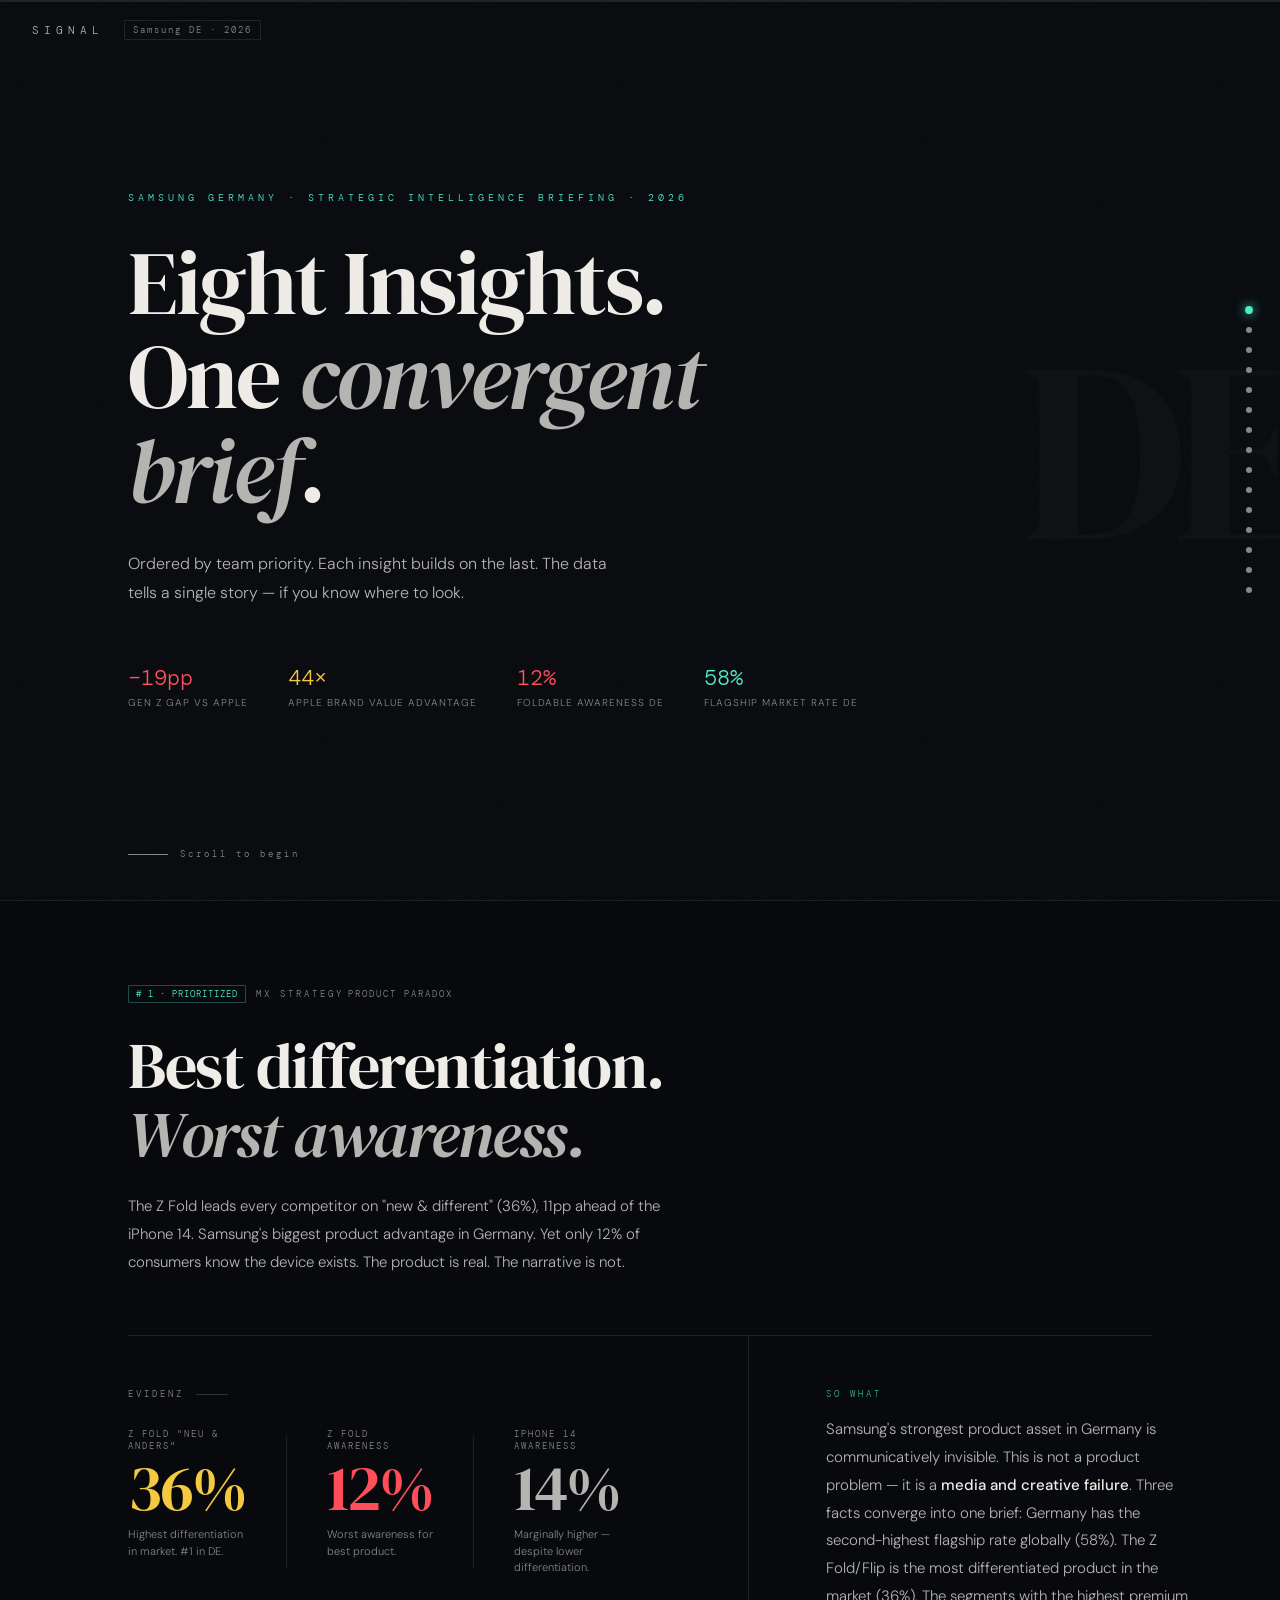
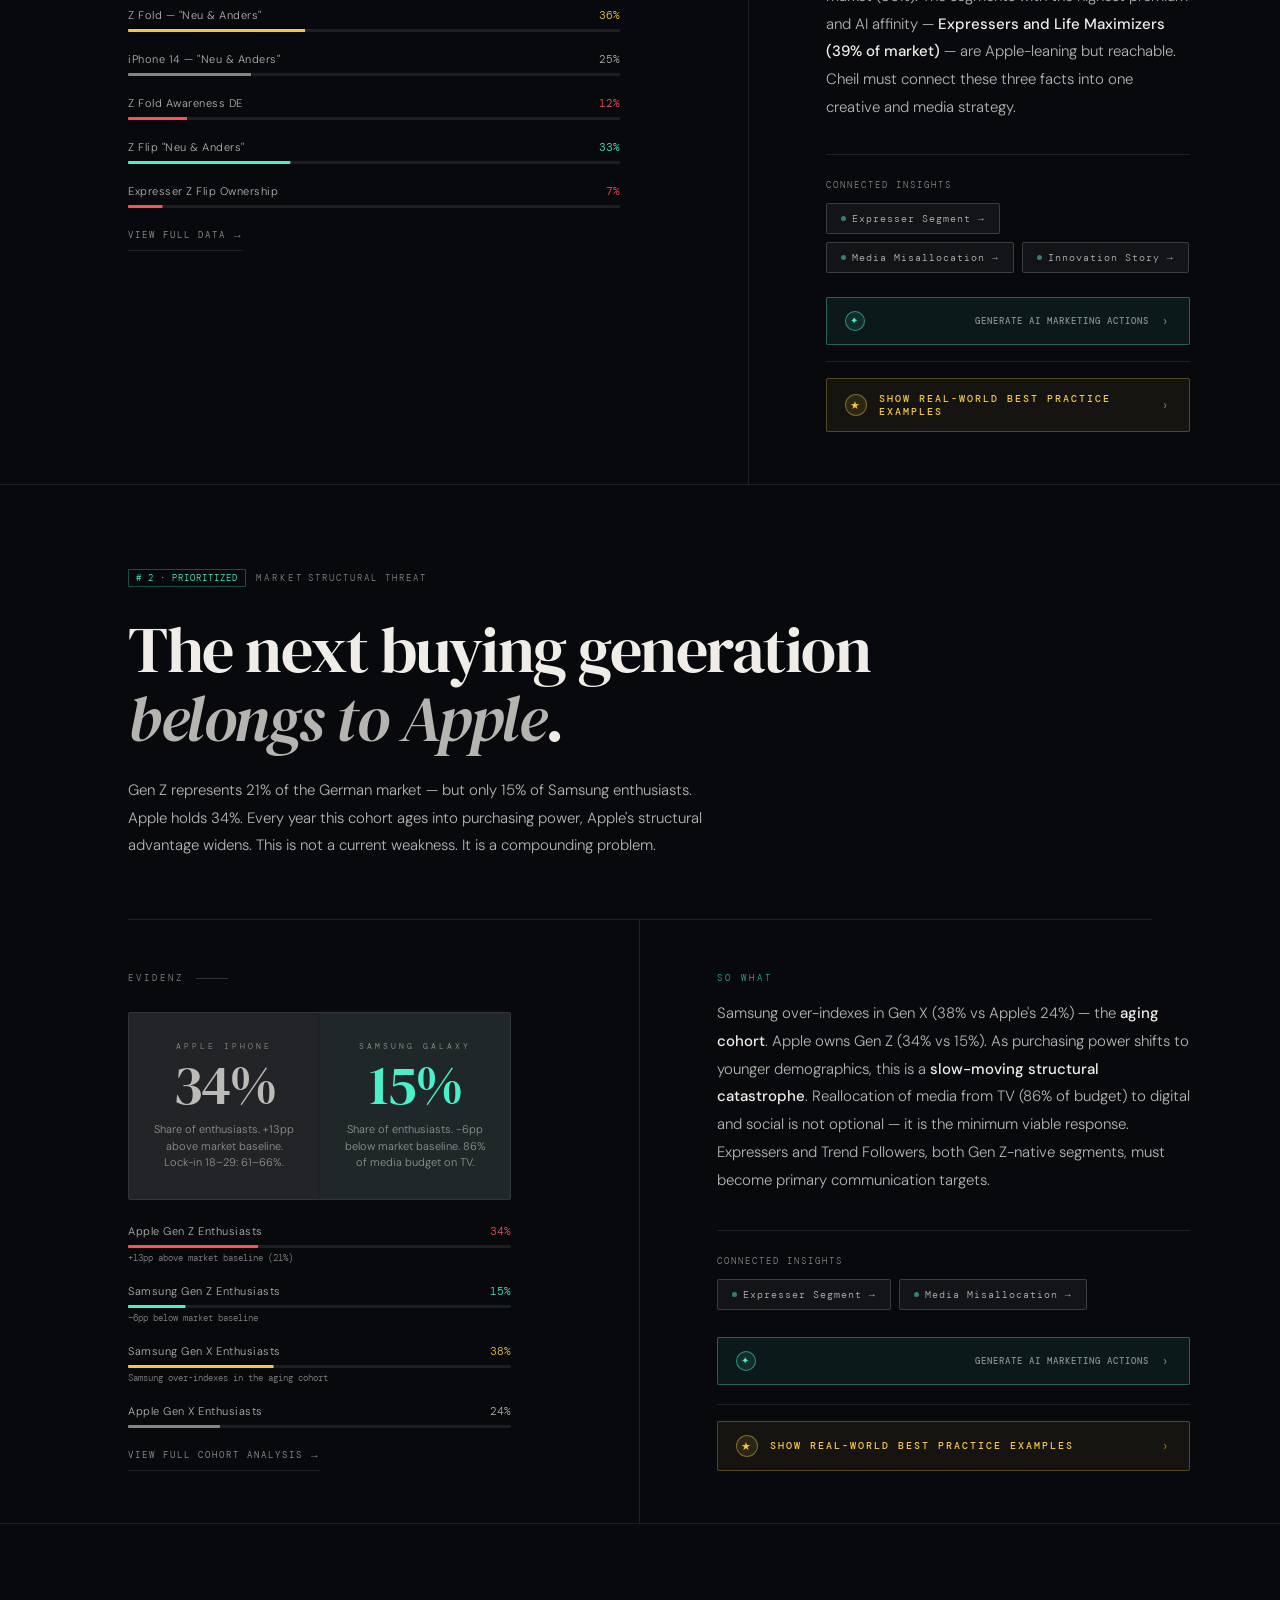
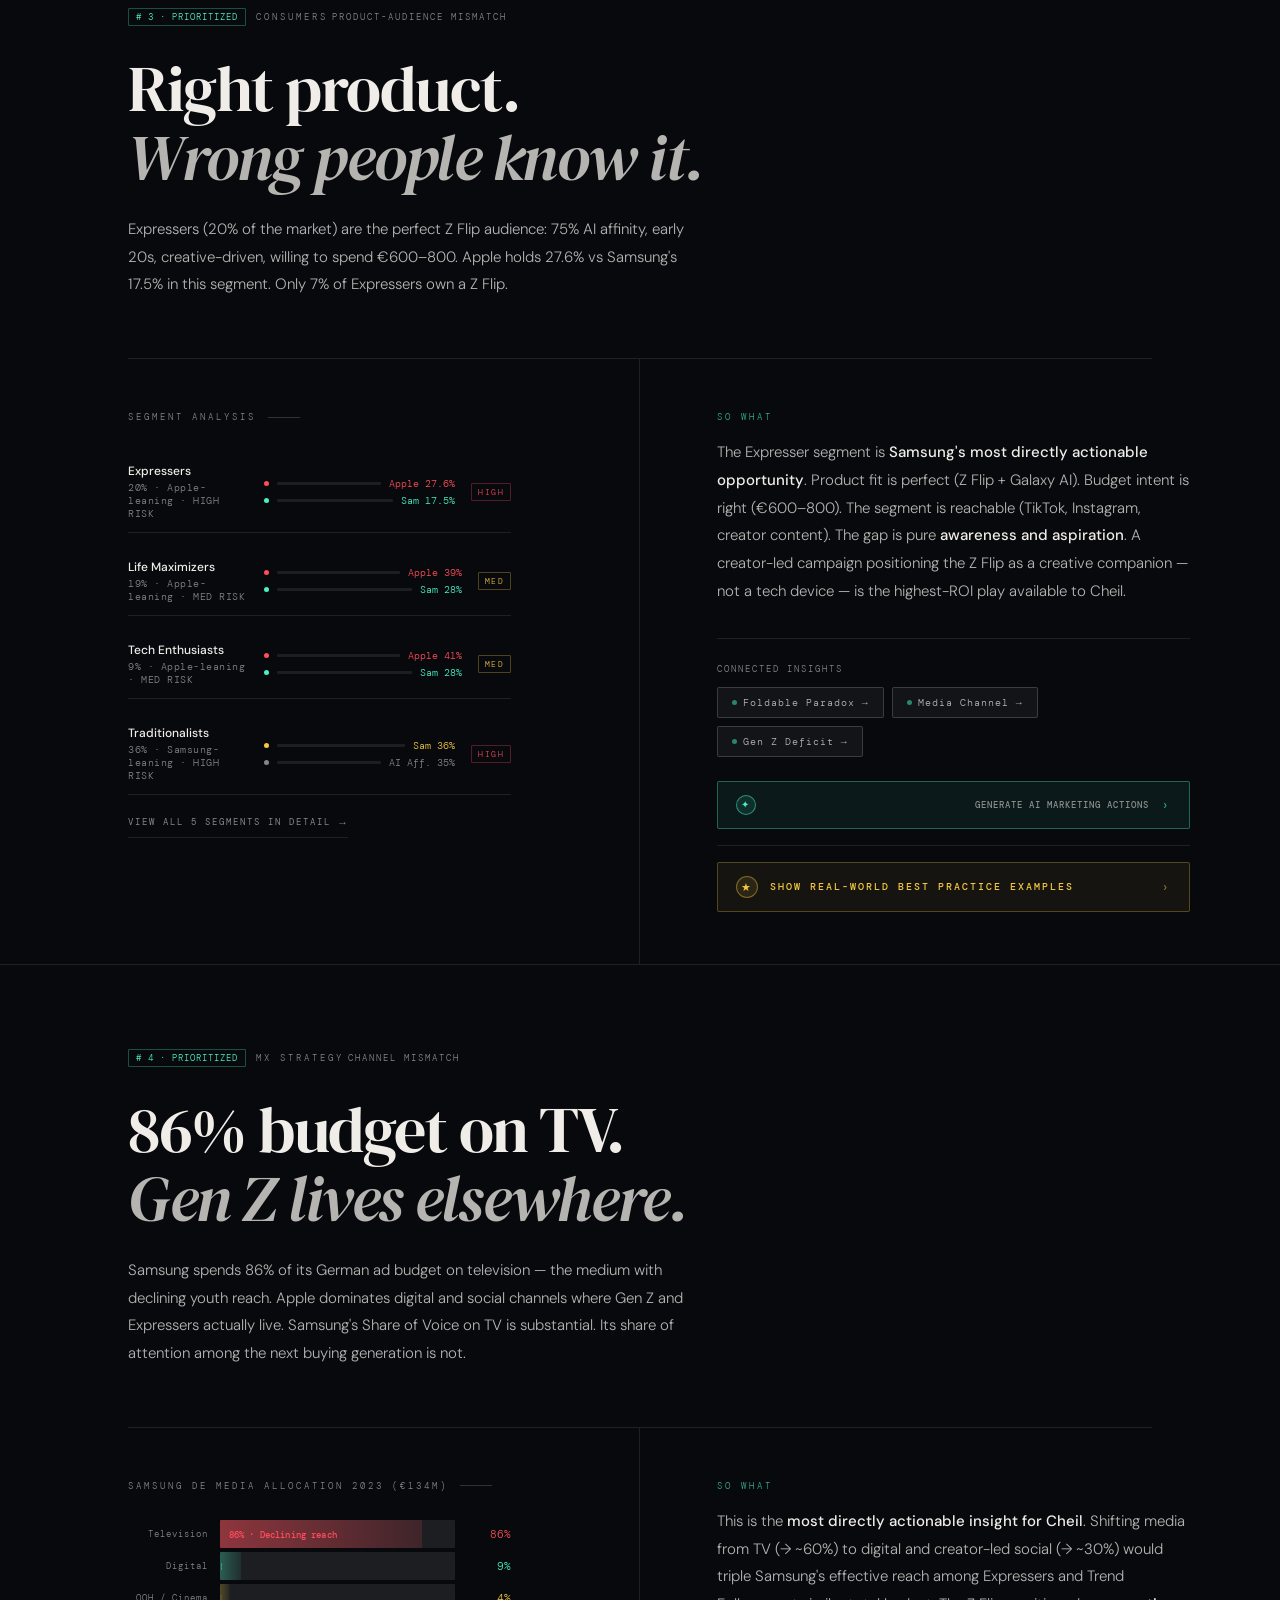
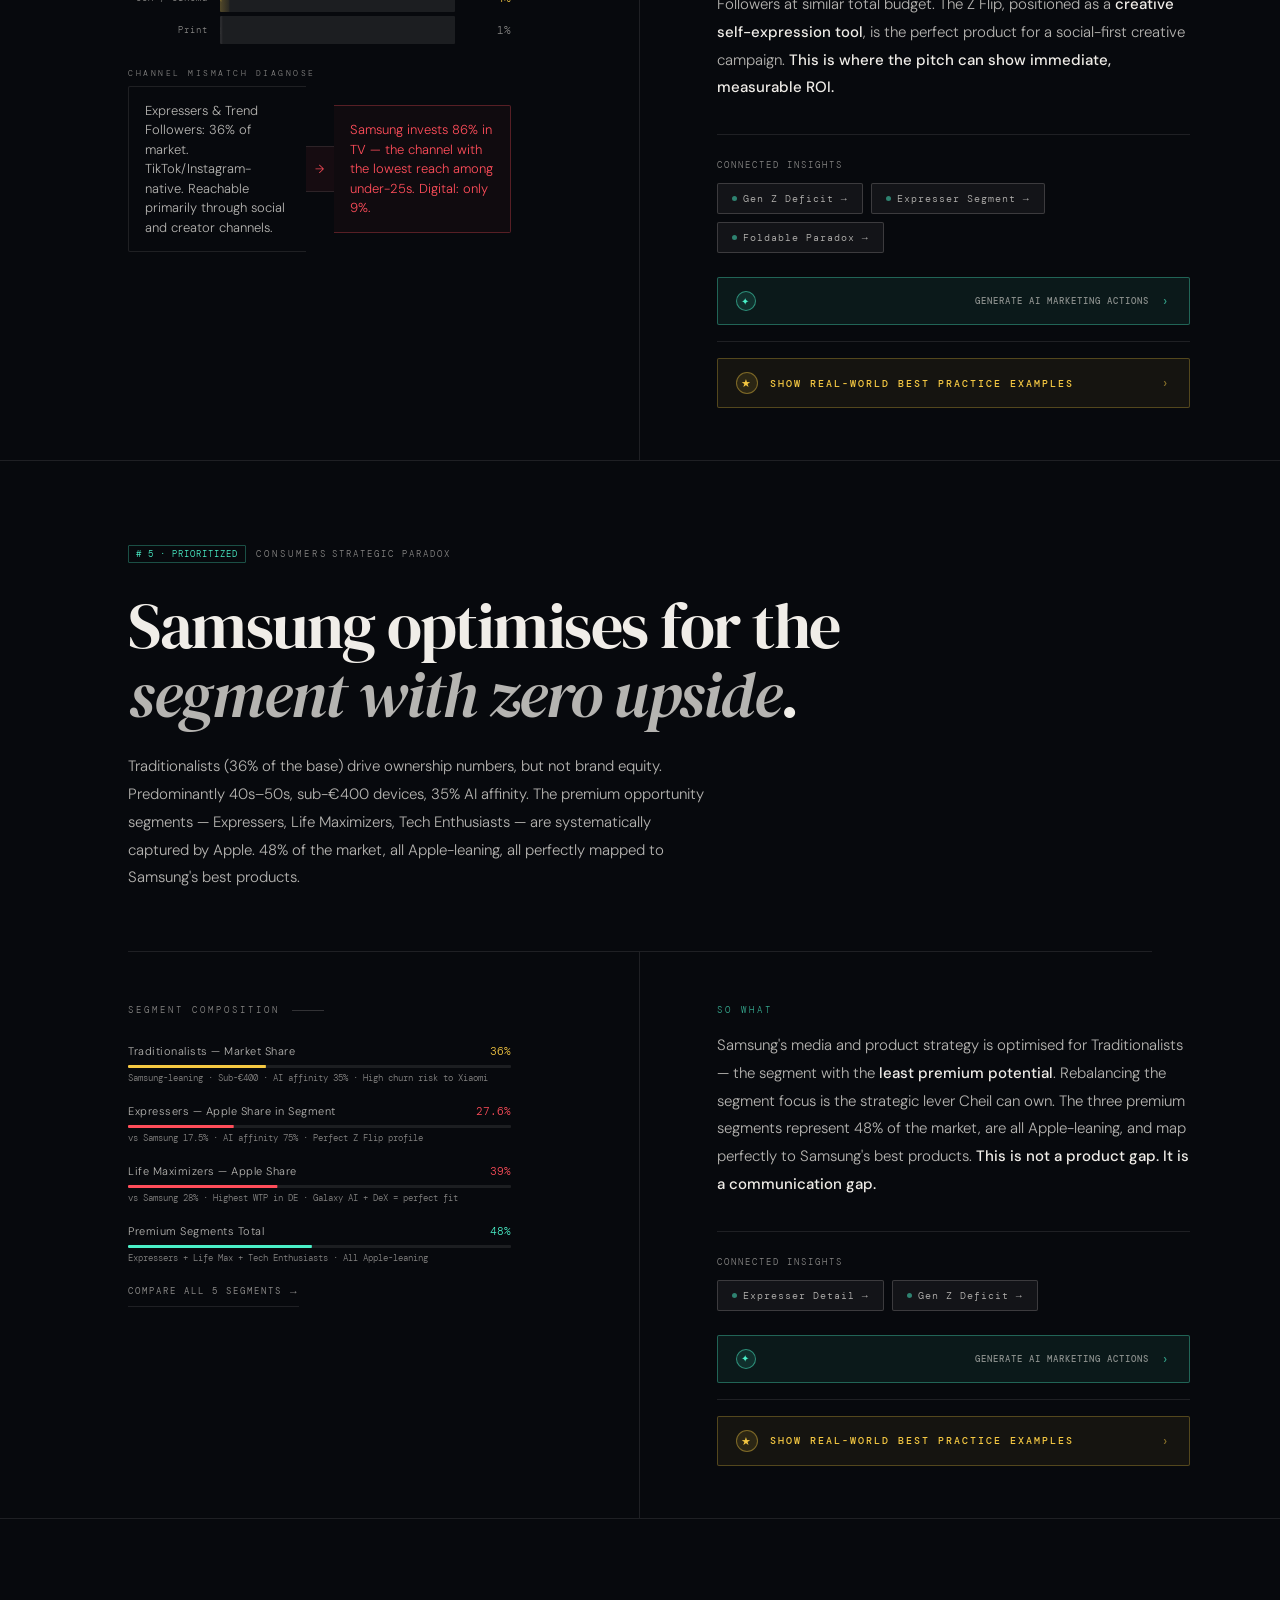
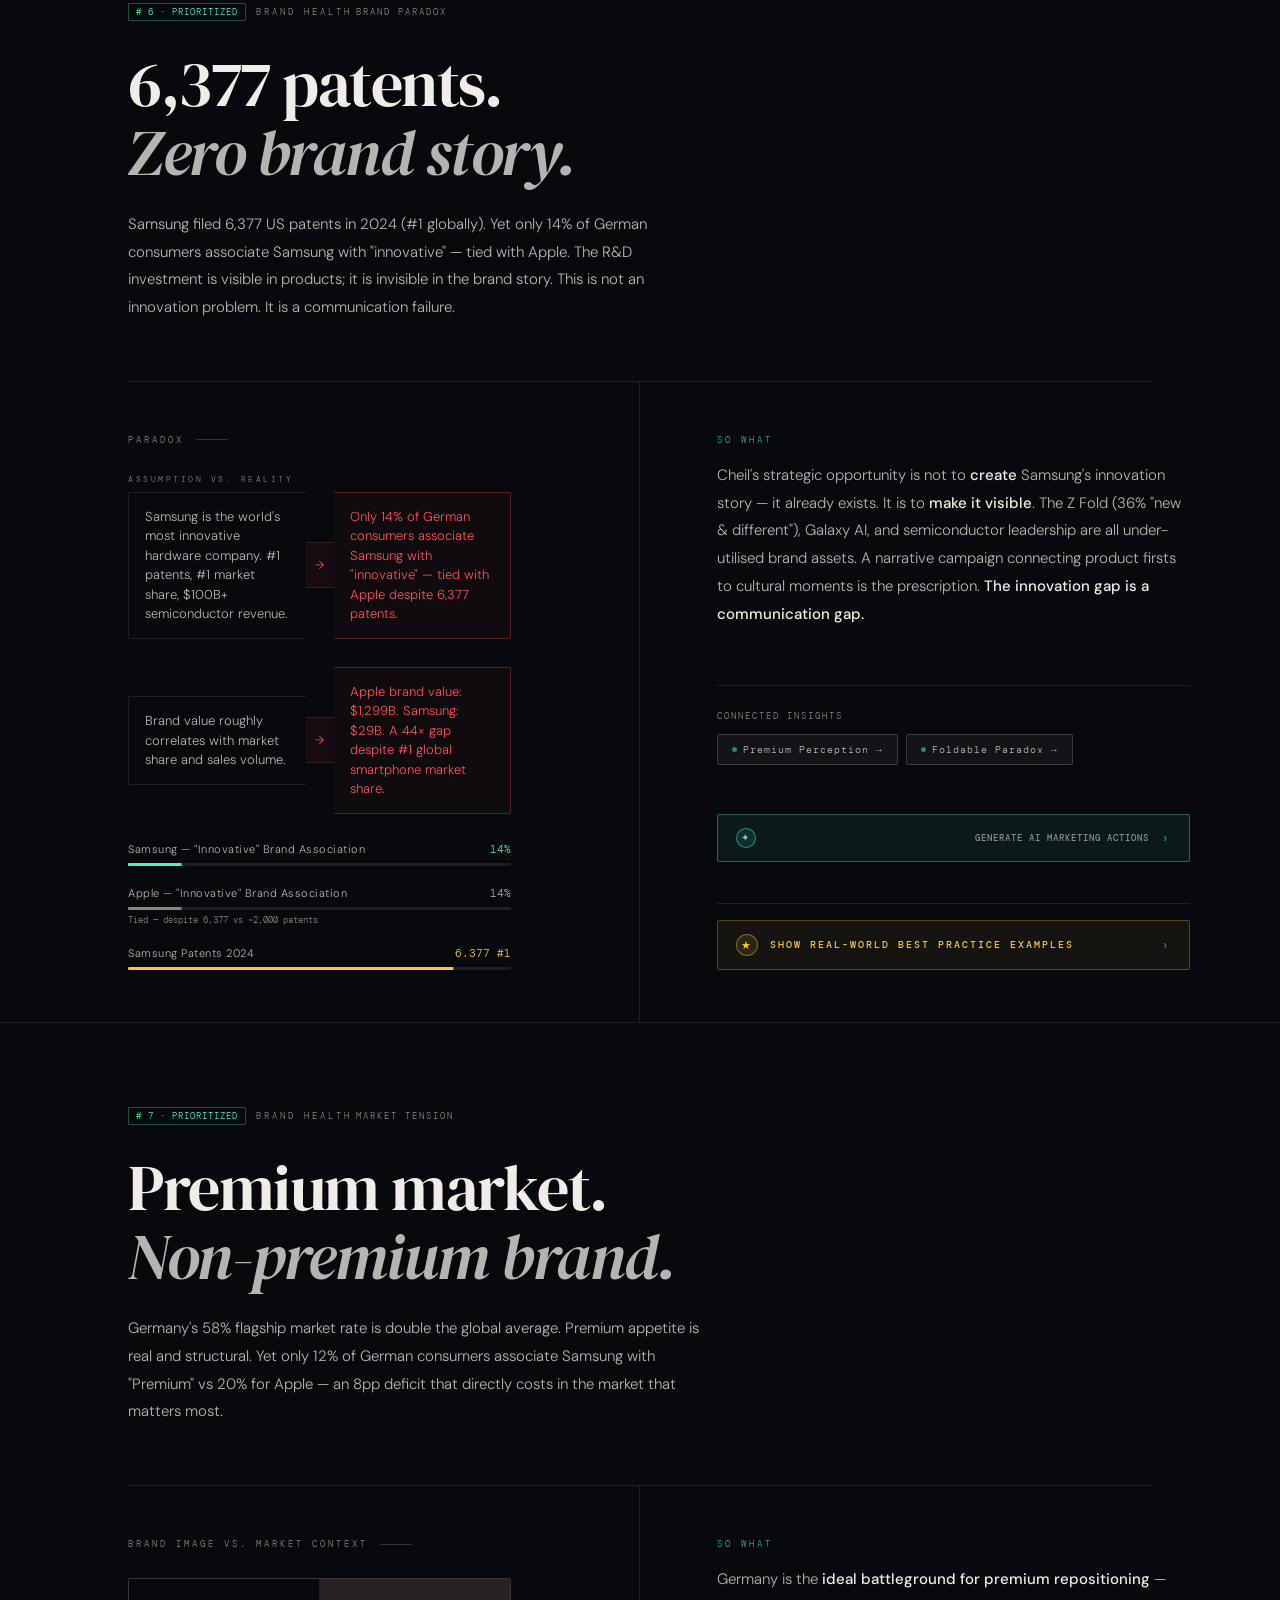
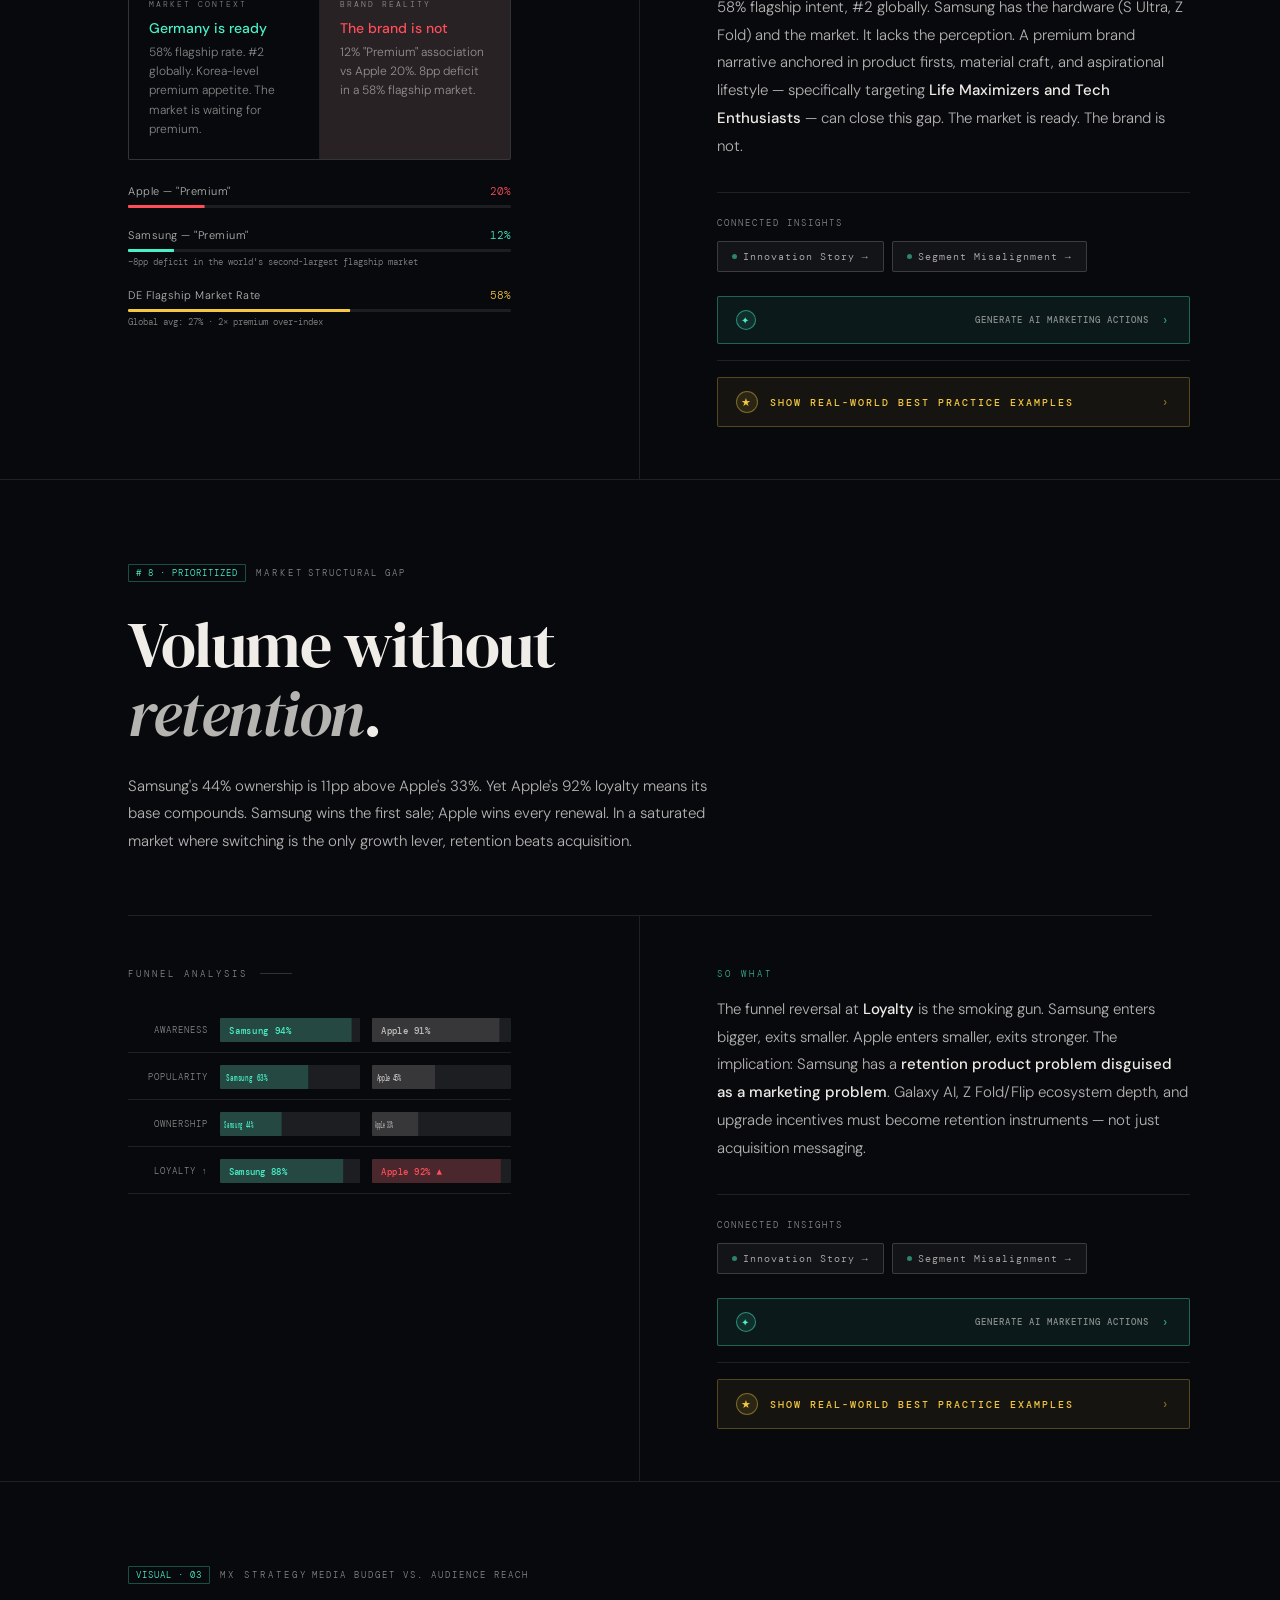
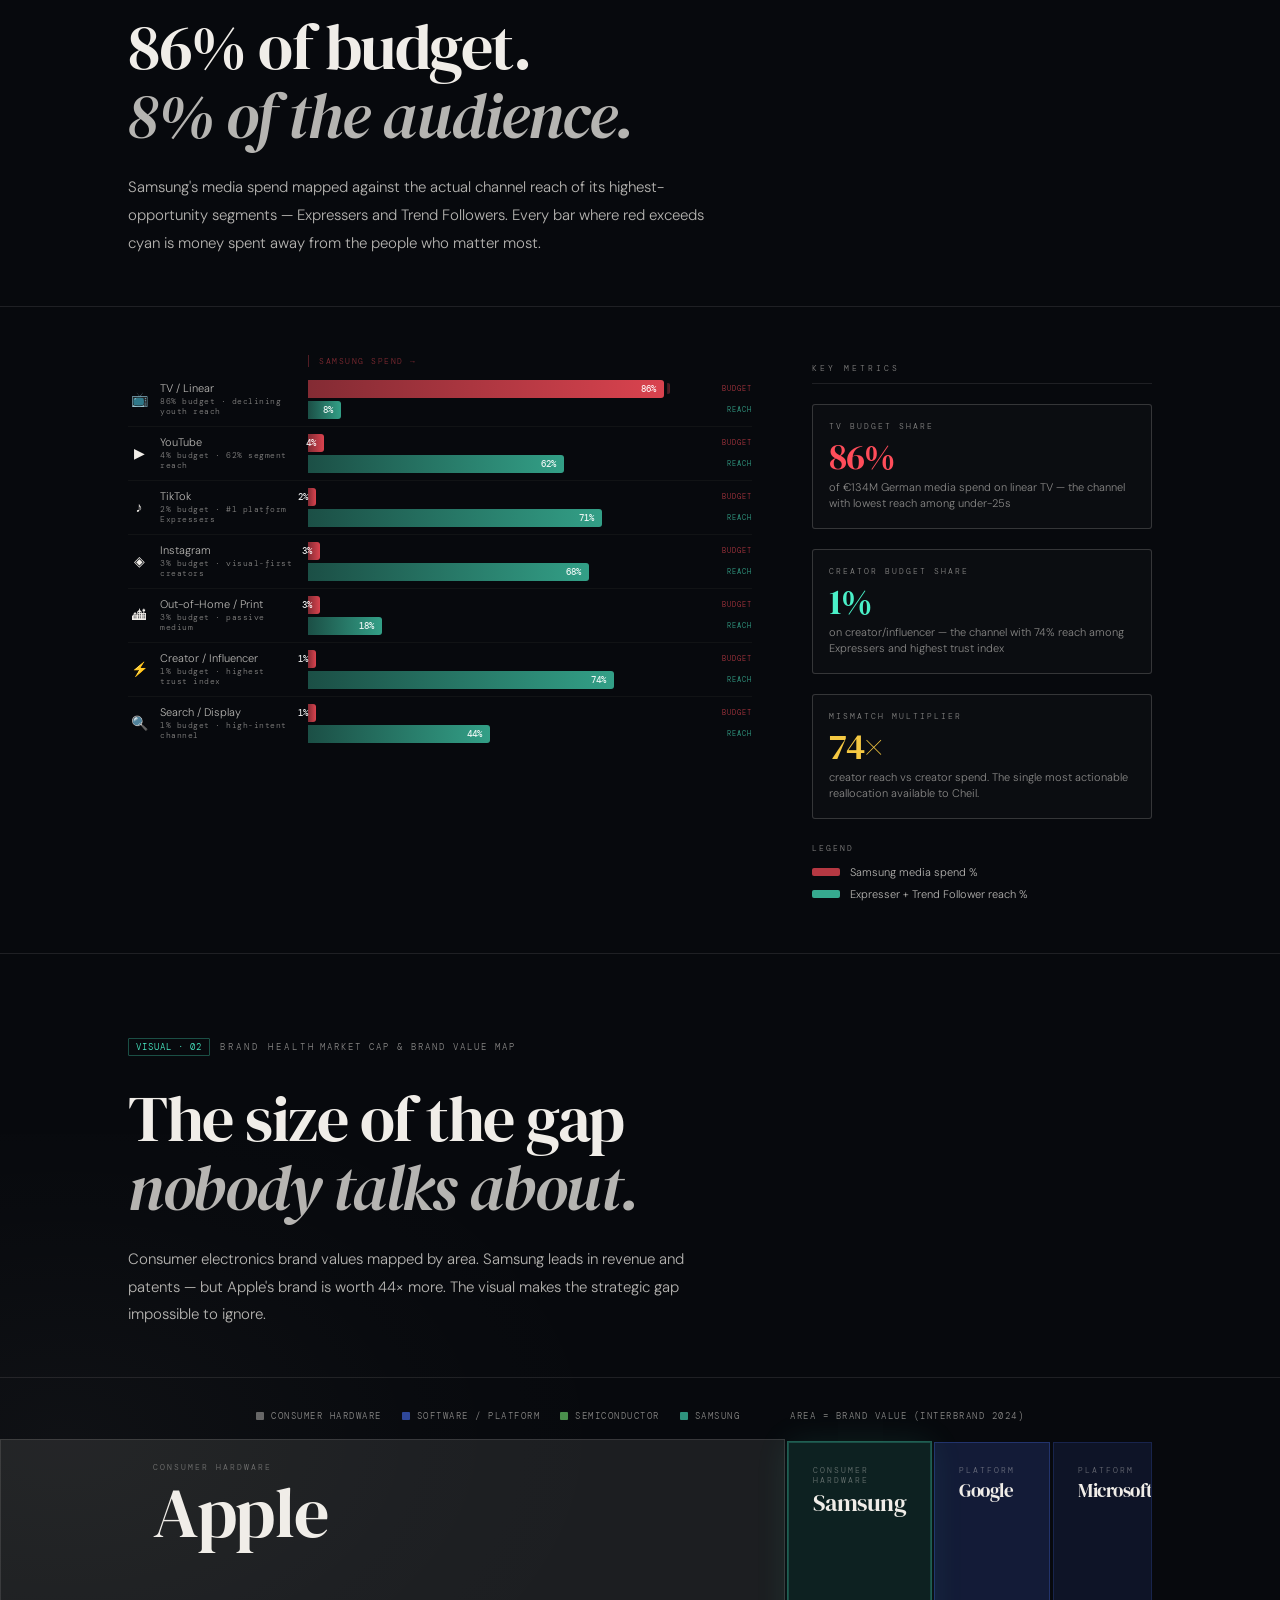
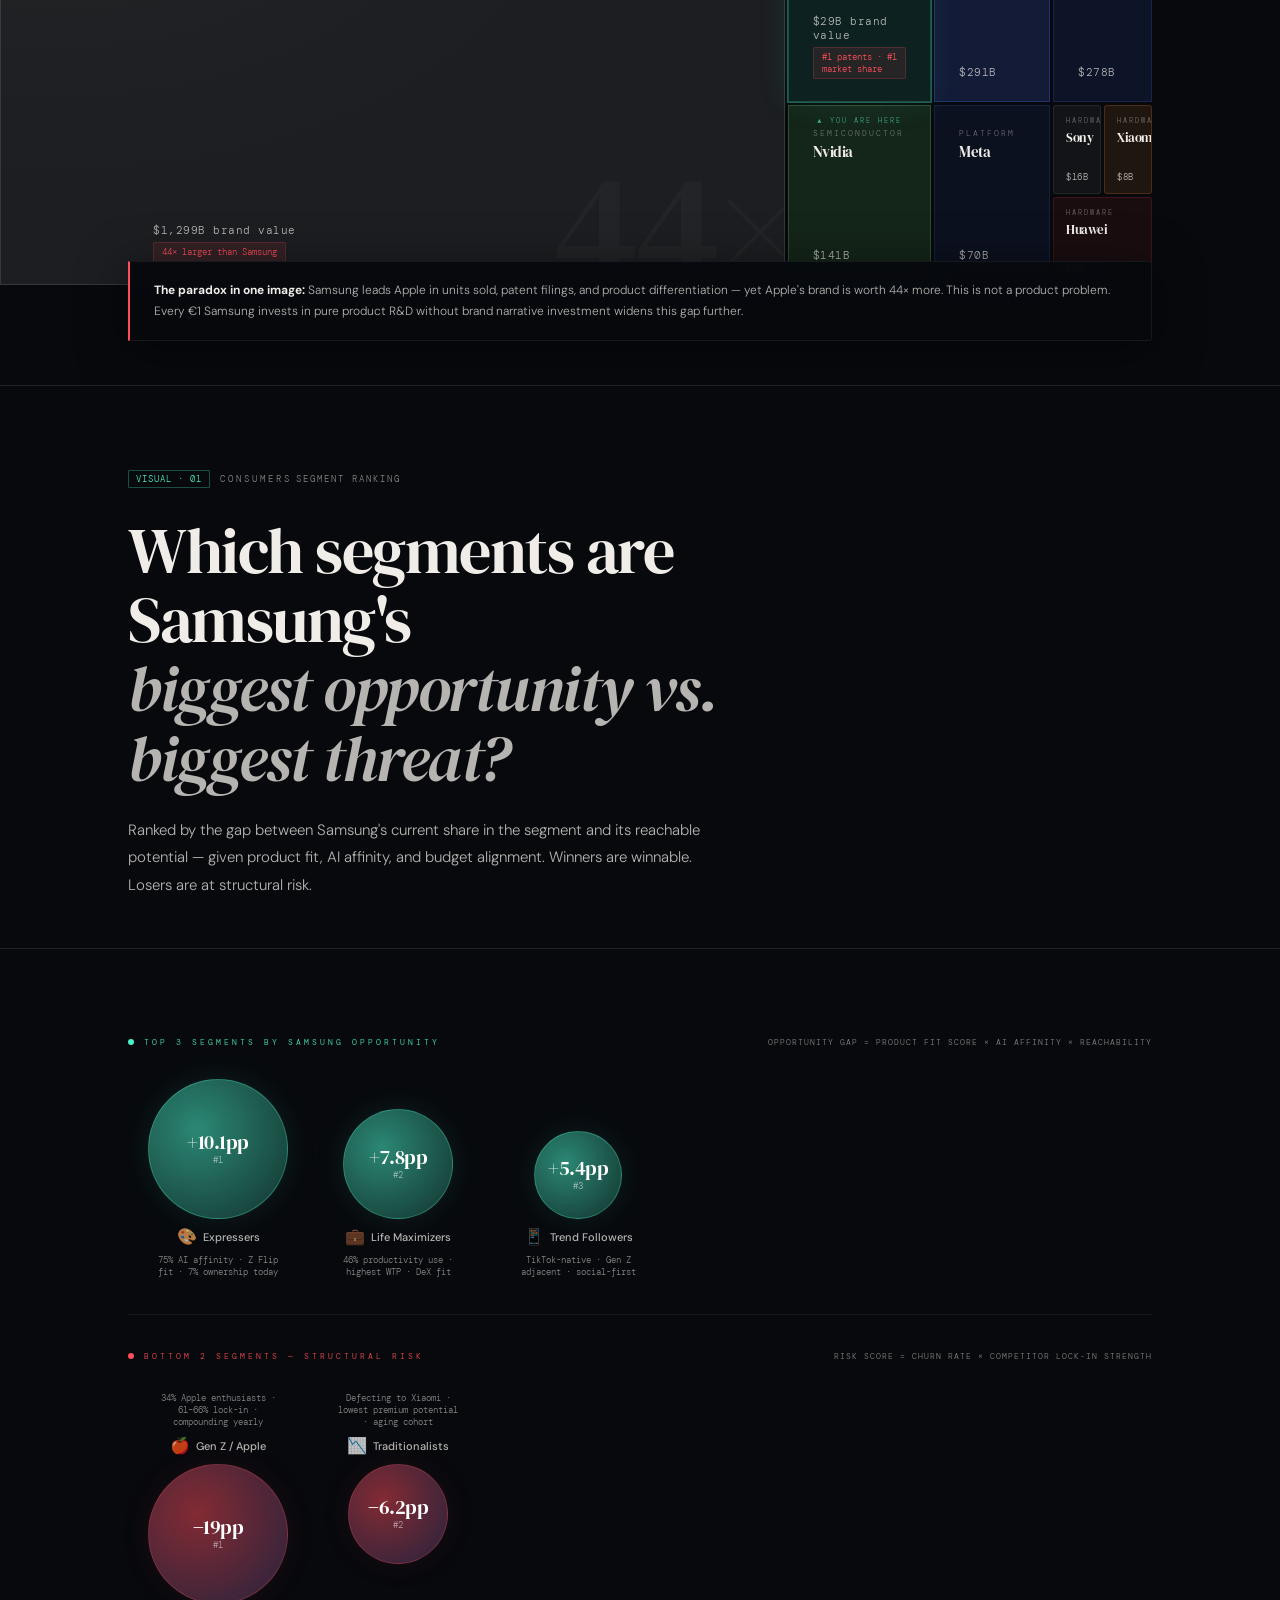
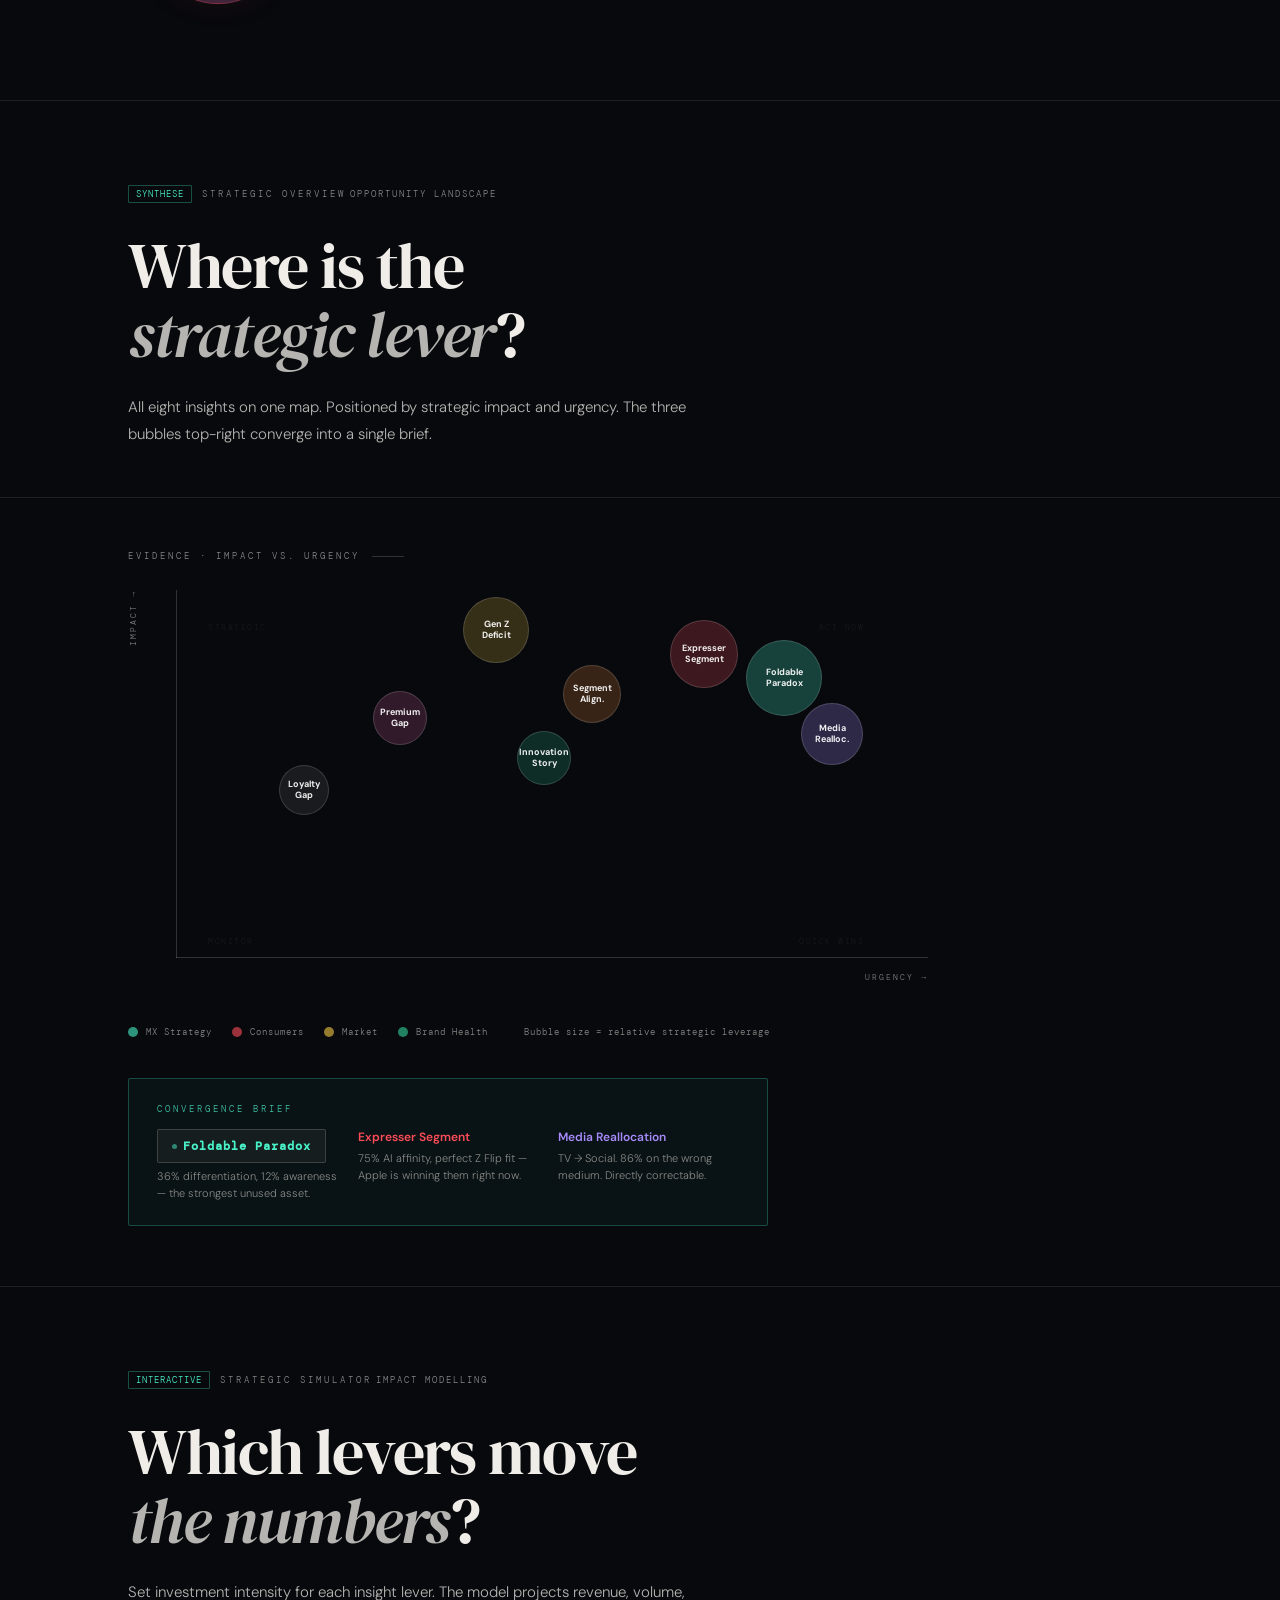
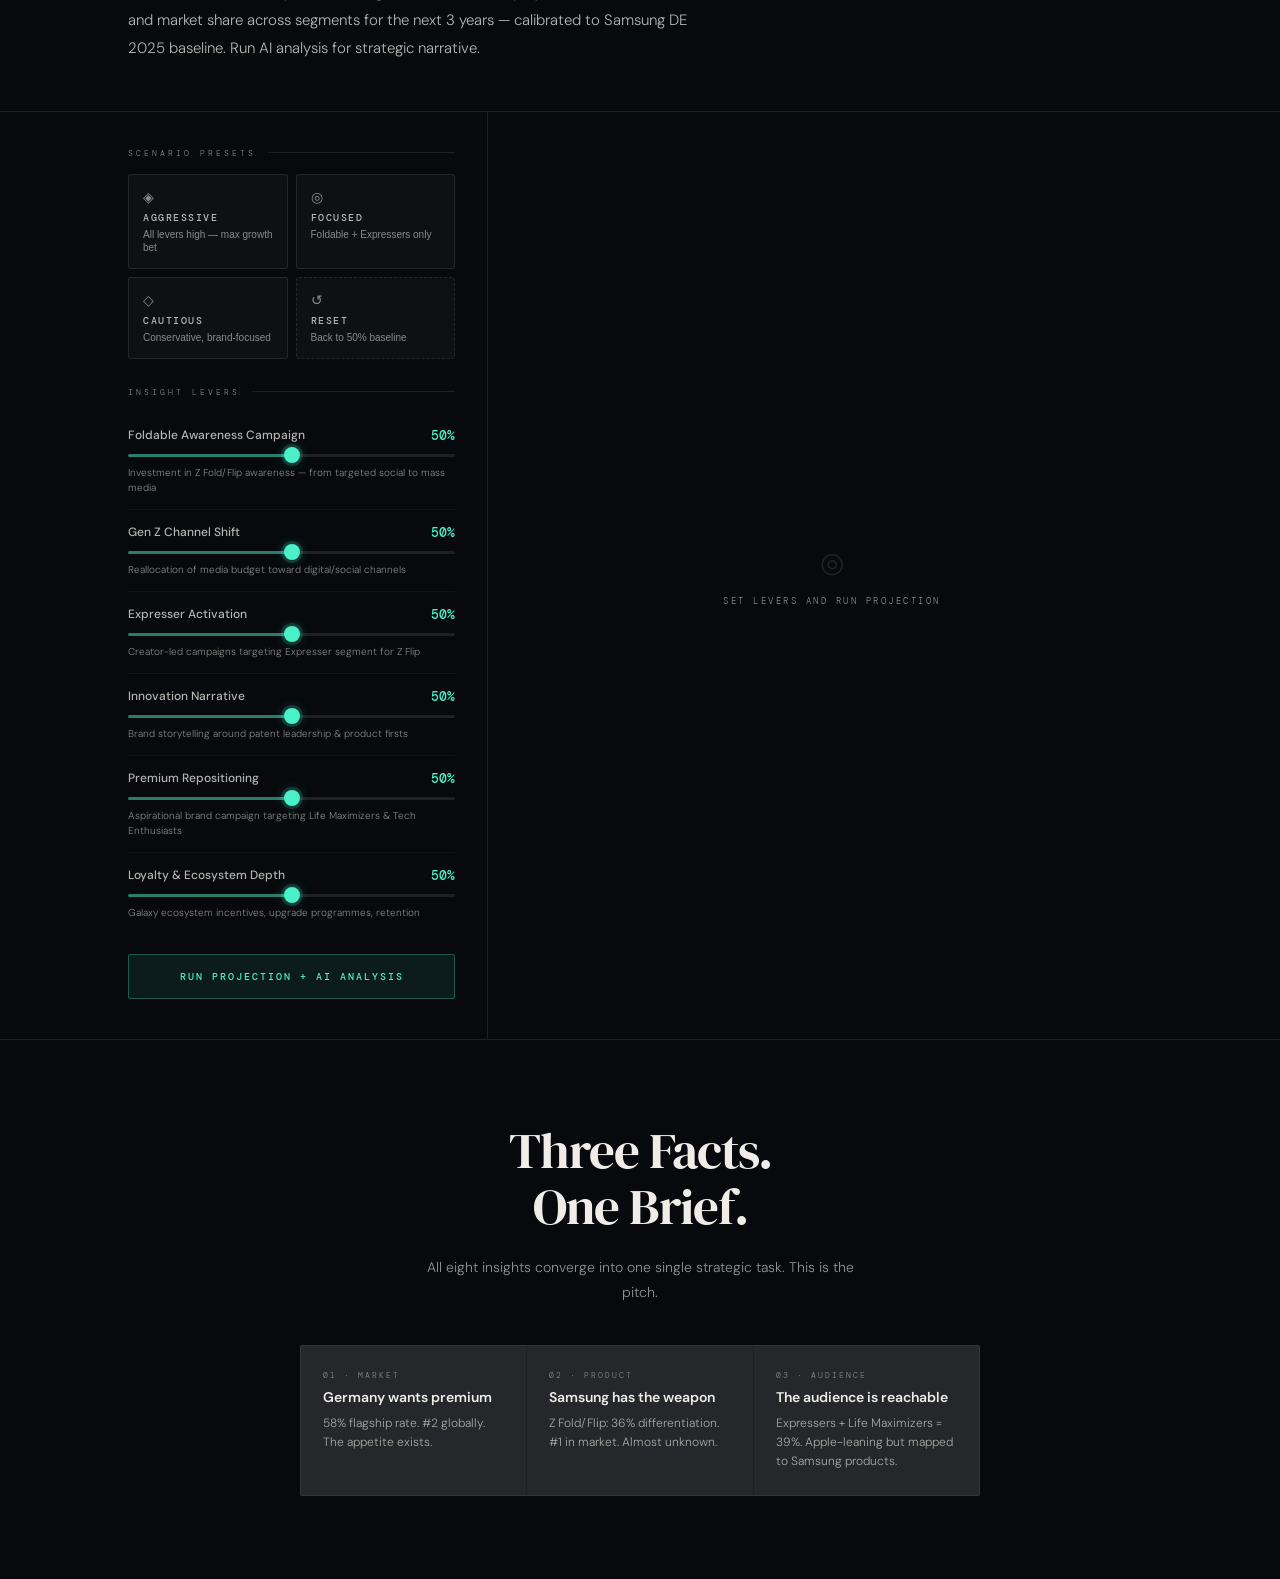
<file: index.html>
<!DOCTYPE html>
<html lang="de">
<head>
<meta charset="UTF-8">
<meta name="viewport" content="width=device-width, initial-scale=1.0">
<title>SIGNAL — Samsung Intelligence Briefing</title>
<link href="https://fonts.googleapis.com/css2?family=DM+Serif+Display:ital@0;1&family=DM+Mono:wght@300;400;500&family=DM+Sans:ital,wght@0,300;0,400;0,500;1,300&display=swap" rel="stylesheet">
<style>
:root {
  --bg: #07090d;
  --ink: #f0ede8;
  --ink-dim: rgba(240,237,232,0.75);
  --ink-faint: rgba(240,237,232,0.55);
  --ink-ghost: rgba(240,237,232,0.09);
  --accent: #e8f4f0;
  --cyan: #4af0c8;
  --red: #ff4d5a;
  --amber: #f5c842;
  --border: rgba(240,237,232,0.1);
  --border-soft: rgba(240,237,232,0.18);
}

*, *::before, *::after { box-sizing: border-box; margin: 0; padding: 0; }

html { scroll-behavior: smooth; }

body {
  background: var(--bg);
  color: var(--ink);
  font-family: 'DM Sans', sans-serif;
  font-weight: 300;
  overflow-x: hidden;
  cursor: default;
}

/* ── GRAIN ── */
body::before {
  content: '';
  position: fixed; inset: 0;
  background-image: url("data:image/svg+xml,%3Csvg xmlns='http://www.w3.org/2000/svg' width='300' height='300'%3E%3Cfilter id='g'%3E%3CfeTurbulence type='fractalNoise' baseFrequency='0.75' numOctaves='4' stitchTiles='stitch'/%3E%3C/filter%3E%3Crect width='300' height='300' filter='url(%23g)' opacity='0.04'/%3E%3C/svg%3E");
  pointer-events: none;
  z-index: 9998;
}

/* ── PROGRESS STRIP ── */
#progress-strip {
  position: fixed;
  top: 0; left: 0; right: 0;
  height: 2px;
  background: var(--border);
  z-index: 1000;
}
#progress-fill {
  height: 100%;
  background: var(--cyan);
  width: 0%;
  transition: width 0.1s linear;
  box-shadow: 0 0 12px var(--cyan);
}

/* ── CHAPTER DOTS ── */
#chapter-dots {
  position: fixed;
  right: 28px;
  top: 50%;
  transform: translateY(-50%);
  display: flex;
  flex-direction: column;
  gap: 14px;
  z-index: 500;
}

.ch-dot {
  width: 6px;
  height: 6px;
  border-radius: 50%;
  background: var(--ink-faint);
  cursor: pointer;
  transition: all 0.3s;
  position: relative;
}

.ch-dot:hover, .ch-dot.active {
  background: var(--cyan);
  box-shadow: 0 0 8px var(--cyan);
  transform: scale(1.3);
}

.ch-dot .dot-label {
  position: absolute;
  right: 18px;
  top: 50%;
  transform: translateY(-50%);
  font-family: 'DM Mono', monospace;
  font-size: 9px;
  color: var(--ink-dim);
  letter-spacing: 1px;
  white-space: nowrap;
  opacity: 0;
  transition: opacity 0.2s;
  pointer-events: none;
}

.ch-dot:hover .dot-label { opacity: 1; }

/* ── MINI NAV ── */
#mini-nav {
  position: fixed;
  top: 20px;
  left: 32px;
  z-index: 500;
  display: flex;
  align-items: center;
  gap: 20px;
}

.logo-mark {
  font-family: 'DM Mono', monospace;
  font-size: 11px;
  letter-spacing: 5px;
  color: var(--ink-dim);
  text-transform: uppercase;
}

.briefing-tag {
  font-family: 'DM Mono', monospace;
  font-size: 9px;
  letter-spacing: 2px;
  color: var(--ink-faint);
  border: 1px solid var(--border);
  padding: 3px 8px;
  border-radius: 1px;
}

/* ── SECTIONS ── */
.scene {
  min-height: 100vh;
  display: flex;
  align-items: center;
  justify-content: center;
  position: relative;
  padding: 80px 0;
}

.scene-inner {
  width: 100%;
  max-width: 1100px;
  padding: 0 80px;
  position: relative;
}

/* ── OPENING TITLE SCENE ── */
#scene-opening {
  min-height: 100vh;
  display: flex;
  flex-direction: column;
  align-items: flex-start;
  justify-content: center;
  padding: 0 10vw;
  position: relative;
  overflow: hidden;
}

.opening-bg-text {
  position: absolute;
  right: -2%;
  top: 50%;
  transform: translateY(-50%);
  font-family: 'DM Serif Display', serif;
  font-size: clamp(120px, 20vw, 260px);
  color: rgba(255,255,255,0.025);
  line-height: 1;
  pointer-events: none;
  user-select: none;
  letter-spacing: -8px;
}

.opening-eyebrow {
  font-family: 'DM Mono', monospace;
  font-size: 10px;
  letter-spacing: 4px;
  color: var(--cyan);
  text-transform: uppercase;
  margin-bottom: 32px;
  opacity: 0;
  animation: revealUp 0.8s 0.3s ease forwards;
}

.opening-headline {
  font-family: 'DM Serif Display', serif;
  font-size: clamp(48px, 7vw, 96px);
  line-height: 1.05;
  letter-spacing: -2px;
  color: var(--ink);
  margin-bottom: 32px;
  max-width: 700px;
  opacity: 0;
  animation: revealUp 0.9s 0.5s ease forwards;
}

.opening-headline em {
  font-style: italic;
  color: var(--ink-dim);
}

.opening-sub {
  font-size: 16px;
  line-height: 1.8;
  color: var(--ink-dim);
  max-width: 480px;
  margin-bottom: 56px;
  font-weight: 300;
  opacity: 0;
  animation: revealUp 0.8s 0.7s ease forwards;
}

.opening-meta {
  display: flex;
  gap: 40px;
  opacity: 0;
  animation: revealUp 0.8s 0.9s ease forwards;
}

.meta-block {}
.meta-val {
  font-family: 'DM Mono', monospace;
  font-size: 22px;
  color: var(--ink);
  margin-bottom: 4px;
}
.meta-val.neg { color: var(--red); }
.meta-val.pos { color: var(--cyan); }
.meta-val.warn { color: var(--amber); }
.meta-label {
  font-size: 10px;
  color: var(--ink-faint);
  letter-spacing: 1px;
  text-transform: uppercase;
}

.scroll-cue {
  position: absolute;
  bottom: 40px;
  left: 10vw;
  display: flex;
  align-items: center;
  gap: 12px;
  font-family: 'DM Mono', monospace;
  font-size: 9px;
  letter-spacing: 3px;
  color: var(--ink-faint);
  opacity: 0;
  animation: revealUp 0.8s 1.4s ease forwards;
}

.scroll-line {
  width: 40px;
  height: 1px;
  background: var(--ink-faint);
  position: relative;
  overflow: hidden;
}

.scroll-line::after {
  content: '';
  position: absolute;
  top: 0; left: -100%;
  width: 100%; height: 100%;
  background: var(--cyan);
  animation: scrollPulse 2s 2s ease-in-out infinite;
}

@keyframes scrollPulse {
  0% { left: -100%; }
  100% { left: 100%; }
}

/* ── FINDING SCENE ── */
.insight-scene {
  min-height: 100vh;
  display: grid;
  grid-template-rows: auto 1fr;
  position: relative;
  border-top: 1px solid var(--border);
}

.insight-top {
  padding: 80px 10vw 60px;
  position: relative;
}

.insight-top::after {
  content: '';
  position: absolute;
  bottom: 0; left: 10vw; right: 10vw;
  height: 1px;
  background: var(--border);
}

.priority-label {
  display: inline-flex;
  align-items: center;
  gap: 10px;
  font-family: 'DM Mono', monospace;
  font-size: 9px;
  letter-spacing: 3px;
  color: var(--ink-faint);
  text-transform: uppercase;
  margin-bottom: 28px;
}

.priority-rank {
  font-family: 'DM Mono', monospace;
  font-size: 9px;
  color: var(--cyan);
  border: 1px solid rgba(74,240,200,0.3);
  padding: 2px 7px;
  border-radius: 1px;
  letter-spacing: 1px;
}

.insight-type-tag {
  display: inline-block;
  font-family: 'DM Mono', monospace;
  font-size: 9px;
  letter-spacing: 2px;
  color: var(--ink-faint);
  text-transform: uppercase;
  margin-bottom: 12px;
}

.insight-headline {
  font-family: 'DM Serif Display', serif;
  font-size: clamp(32px, 5vw, 64px);
  line-height: 1.08;
  letter-spacing: -1.5px;
  color: var(--ink);
  max-width: 760px;
  margin-bottom: 24px;
}

.insight-headline em {
  font-style: italic;
  color: var(--ink-dim);
}

.insight-thesis {
  font-size: 15px;
  line-height: 1.85;
  color: var(--ink-dim);
  max-width: 580px;
  font-weight: 300;
}

/* ── FINDING BODY ── */
.insight-body {
  display: grid;
  grid-template-columns: 1fr 1fr;
  min-height: 50vh;
}

.insight-evidence {
  padding: 52px 10vw 52px 10vw;
  border-right: 1px solid var(--border);
  position: relative;
}

.insight-sowhat {
  padding: 52px 7vw 52px 6vw;
  display: flex;
  flex-direction: column;
  justify-content: space-between;
}

/* Evidence label */
.ev-label {
  font-family: 'DM Mono', monospace;
  font-size: 9px;
  letter-spacing: 3px;
  color: var(--ink-faint);
  text-transform: uppercase;
  margin-bottom: 28px;
  display: flex;
  align-items: center;
  gap: 12px;
}
.ev-label::after {
  content: '';
  width: 32px;
  height: 1px;
  background: var(--border-soft);
}

/* So what */
.sw-label {
  font-family: 'DM Mono', monospace;
  font-size: 9px;
  letter-spacing: 3px;
  color: var(--cyan);
  text-transform: uppercase;
  margin-bottom: 16px;
  opacity: 0.7;
}

.sw-text {
  font-size: 15px;
  line-height: 1.85;
  color: var(--ink-dim);
  font-weight: 300;
  flex: 1;
  margin-bottom: 32px;
}

.sw-text strong { color: var(--ink); font-weight: 500; }

/* Connections */
.connections {
  border-top: 1px solid var(--border);
  padding-top: 24px;
}

.conn-label {
  font-family: 'DM Mono', monospace;
  font-size: 9px;
  letter-spacing: 2px;
  color: var(--ink-faint);
  text-transform: uppercase;
  margin-bottom: 12px;
}

.conn-pills {
  display: flex;
  flex-wrap: wrap;
  gap: 8px;
}

.conn-pill {
  font-family: 'DM Mono', monospace;
  font-size: 10px;
  letter-spacing: 1px;
  color: var(--ink-dim);
  background: rgba(240,237,232,0.05);
  border: 1px solid var(--border-soft);
  padding: 8px 14px;
  border-radius: 2px;
  cursor: pointer;
  transition: all 0.2s;
  display: inline-flex;
  align-items: center;
  gap: 6px;
}

.conn-pill::before {
  content: '';
  width: 5px; height: 5px;
  border-radius: 50%;
  background: var(--cyan);
  opacity: 0.5;
  flex-shrink: 0;
  transition: opacity 0.2s;
}

.conn-pill:hover {
  color: var(--cyan);
  border-color: rgba(74,240,200,0.5);
  background: rgba(74,240,200,0.06);
}

.conn-pill:hover::before { opacity: 1; }

/* ── DATA VIZ COMPONENTS ── */

/* Comparison numbers */
.compare-nums {
  display: flex;
  align-items: flex-start;
  gap: 40px;
  margin-bottom: 32px;
}

.c-num-block { }

.c-num {
  font-family: 'DM Serif Display', serif;
  font-size: clamp(40px, 5vw, 68px);
  line-height: 1;
  letter-spacing: -2px;
  margin-bottom: 6px;
}

.c-num.dim { color: var(--ink-dim); }
.c-num.danger { color: var(--red); }
.c-num.good { color: var(--cyan); }
.c-num.warn { color: var(--amber); }

.c-brand {
  font-family: 'DM Mono', monospace;
  font-size: 9px;
  letter-spacing: 2px;
  color: var(--ink-faint);
  text-transform: uppercase;
  margin-bottom: 4px;
}

.c-desc {
  font-size: 11px;
  color: var(--ink-faint);
  max-width: 140px;
  line-height: 1.5;
}

.c-divider {
  width: 1px;
  align-self: stretch;
  background: var(--border);
  margin: 8px 0;
}

/* Horizontal bars — minimal */
.h-bars {
  display: flex;
  flex-direction: column;
  gap: 20px;
}

.h-bar-item {}

.h-bar-top {
  display: flex;
  justify-content: space-between;
  align-items: baseline;
  margin-bottom: 7px;
}

.h-bar-name {
  font-size: 11px;
  color: var(--ink-dim);
  letter-spacing: 0.5px;
}

.h-bar-val {
  font-family: 'DM Mono', monospace;
  font-size: 11px;
  color: var(--ink);
}

.h-bar-track {
  height: 3px;
  background: var(--ink-ghost);
  border-radius: 1px;
  overflow: hidden;
  position: relative;
}

.h-bar-fill {
  height: 100%;
  border-radius: 1px;
  transform-origin: left;
  transform: scaleX(0);
  transition: transform 1.2s cubic-bezier(0.16, 1, 0.3, 1);
}

.h-bar-fill.cyan { background: var(--cyan); }
.h-bar-fill.white { background: rgba(240,237,232,0.5); }
.h-bar-fill.red { background: var(--red); }
.h-bar-fill.amber { background: var(--amber); }
.h-bar-fill.ghost { background: var(--ink-faint); }

.h-bar-sub {
  font-family: 'DM Mono', monospace;
  font-size: 9px;
  color: var(--ink-faint);
  margin-top: 4px;
}

/* ── EXPAND OVERLAY ── */
#expand-overlay {
  position: fixed;
  inset: 0;
  background: rgba(7,9,13,0.97);
  z-index: 800;
  display: flex;
  align-items: center;
  justify-content: center;
  opacity: 0;
  pointer-events: none;
  transition: opacity 0.3s ease;
  backdrop-filter: blur(8px);
}

#expand-overlay.open {
  opacity: 1;
  pointer-events: all;
}

#expand-inner {
  max-width: 900px;
  width: 90%;
  max-height: 85vh;
  overflow-y: auto;
  padding: 60px;
  border: 1px solid var(--border-soft);
  position: relative;
  background: rgba(10,13,18,0.99);
}

#expand-inner::-webkit-scrollbar { width: 3px; }
#expand-inner::-webkit-scrollbar-thumb { background: var(--border-soft); }

#expand-close {
  position: absolute;
  top: 24px; right: 24px;
  font-family: 'DM Mono', monospace;
  font-size: 11px;
  color: var(--ink-faint);
  letter-spacing: 2px;
  cursor: pointer;
  transition: color 0.2s;
  background: none;
  border: none;
}

#expand-close:hover { color: var(--ink); }

#expand-content {}

.expand-headline {
  font-family: 'DM Serif Display', serif;
  font-size: 28px;
  letter-spacing: -0.5px;
  color: var(--ink);
  margin-bottom: 8px;
  line-height: 1.2;
}

.expand-sub {
  font-size: 13px;
  color: var(--ink-faint);
  margin-bottom: 36px;
  font-family: 'DM Mono', monospace;
  letter-spacing: 1px;
}

/* Full table in expand */
.data-table {
  width: 100%;
  border-collapse: collapse;
  margin-bottom: 32px;
}

.data-table th {
  font-family: 'DM Mono', monospace;
  font-size: 9px;
  letter-spacing: 2px;
  color: var(--ink-faint);
  text-transform: uppercase;
  text-align: left;
  padding: 8px 16px 8px 0;
  border-bottom: 1px solid var(--border);
  font-weight: 400;
}

.data-table td {
  font-size: 13px;
  padding: 12px 16px 12px 0;
  border-bottom: 1px solid var(--border);
  color: var(--ink-dim);
  vertical-align: top;
}

.data-table td.highlight { color: var(--ink); font-weight: 500; }
.data-table td.good { color: var(--cyan); font-family: 'DM Mono', monospace; }
.data-table td.bad { color: var(--red); font-family: 'DM Mono', monospace; }
.data-table td.warn { color: var(--amber); font-family: 'DM Mono', monospace; }

.expand-insight {
  padding: 20px 24px;
  border-left: 2px solid var(--cyan);
  background: rgba(74,240,200,0.03);
  font-size: 13px;
  line-height: 1.8;
  color: var(--ink-dim);
  margin-top: 24px;
}

.expand-insight strong { color: var(--ink); }

/* ── SEGMENT VIZ ── */
.segment-map {
  display: flex;
  flex-direction: column;
  gap: 14px;
}

.seg-row {
  display: grid;
  grid-template-columns: 120px 1fr auto;
  align-items: center;
  gap: 16px;
  padding: 12px 0;
  border-bottom: 1px solid var(--border);
  cursor: pointer;
  transition: all 0.2s;
}

.seg-row:hover { background: var(--ink-ghost); margin: 0 -12px; padding: 12px 12px; border-radius: 2px; }

.seg-name {
  font-size: 12px;
  font-weight: 500;
  color: var(--ink);
}

.seg-sub {
  font-size: 10px;
  color: var(--ink-faint);
  margin-top: 2px;
  font-family: 'DM Mono', monospace;
  letter-spacing: 0.5px;
}

.seg-bar-wrap {
  position: relative;
}

.seg-dual {
  display: flex;
  flex-direction: column;
  gap: 4px;
}

.seg-bar-row {
  display: flex;
  align-items: center;
  gap: 8px;
}

.seg-brand-dot {
  width: 5px; height: 5px;
  border-radius: 50%;
  flex-shrink: 0;
}

.seg-bar-mini {
  height: 3px;
  border-radius: 1px;
  background: var(--ink-ghost);
  flex: 1;
  overflow: hidden;
}

.seg-bar-fill {
  height: 100%;
  transform-origin: left;
  transform: scaleX(0);
  transition: transform 1s ease;
}

.seg-val {
  font-family: 'DM Mono', monospace;
  font-size: 10px;
  text-align: right;
}

.seg-risk {
  font-family: 'DM Mono', monospace;
  font-size: 8px;
  letter-spacing: 1.5px;
  padding: 3px 6px;
  border-radius: 1px;
}

.risk-h { color: var(--red); border: 1px solid rgba(255,77,90,0.3); }
.risk-m { color: var(--amber); border: 1px solid rgba(245,200,66,0.3); }
.risk-l { color: var(--cyan); border: 1px solid rgba(74,240,200,0.3); }

/* ── CONTRADICTION ── */
.contra-pair {
  margin-bottom: 28px;
  cursor: pointer;
}

.contra-label {
  font-family: 'DM Mono', monospace;
  font-size: 8px;
  letter-spacing: 2.5px;
  color: var(--ink-faint);
  text-transform: uppercase;
  margin-bottom: 8px;
}

.contra-body {
  display: grid;
  grid-template-columns: 1fr 28px 1fr;
  align-items: center;
  gap: 0;
}

.contra-cell {
  padding: 14px 16px;
  font-size: 13px;
  line-height: 1.5;
  color: var(--ink-dim);
  border: 1px solid var(--border);
}

.contra-cell.assumed { border-radius: 2px 0 0 2px; border-right: none; }
.contra-cell.reality {
  border-radius: 0 2px 2px 0;
  border-left: none;
  border-color: rgba(255,77,90,0.3);
  background: rgba(255,77,90,0.04);
  color: var(--red);
}

.contra-arrow-cell {
  display: flex;
  align-items: center;
  justify-content: center;
  padding: 14px 0;
  border-top: 1px solid var(--border);
  border-bottom: 1px solid var(--border);
  font-size: 12px;
  color: var(--red);
  background: rgba(255,77,90,0.06);
}

.contra-pair:hover .contra-cell { border-color: var(--border-soft); }

/* ── TENSION ── */
.tension-box {
  display: grid;
  grid-template-columns: 1fr 1fr;
  gap: 1px;
  background: var(--border);
  border: 1px solid var(--border);
  border-radius: 2px;
  overflow: hidden;
  margin-bottom: 24px;
}

.t-side {
  padding: 20px;
  background: var(--bg);
}

.t-side.right { background: rgba(255,77,90,0.04); }

.t-role {
  font-family: 'DM Mono', monospace;
  font-size: 8px;
  letter-spacing: 2px;
  color: var(--ink-faint);
  text-transform: uppercase;
  margin-bottom: 10px;
}

.t-brand {
  font-size: 14px;
  font-weight: 500;
  margin-bottom: 6px;
}

.t-side.left .t-brand { color: var(--cyan); }
.t-side.right .t-brand { color: var(--red); }

.t-desc {
  font-size: 12px;
  color: var(--ink-faint);
  line-height: 1.6;
}

/* ── FUNNEL ── */
.funnel-steps {
  display: flex;
  flex-direction: column;
  gap: 2px;
}

.f-step {
  display: grid;
  grid-template-columns: 80px 1fr 1fr;
  gap: 12px;
  align-items: center;
  padding: 10px 0;
  border-bottom: 1px solid var(--border);
  opacity: 0;
  transform: translateX(-12px);
  transition: all 0.5s ease;
}

.f-step.in { opacity: 1; transform: translateX(0); }

.f-step-label {
  font-family: 'DM Mono', monospace;
  font-size: 9px;
  color: var(--ink-faint);
  letter-spacing: 1px;
  text-transform: uppercase;
  text-align: right;
}

.f-bar-wrap {
  display: flex;
  align-items: center;
  gap: 10px;
}

.f-bar-bg {
  height: 24px;
  background: var(--ink-ghost);
  border-radius: 1px;
  flex: 1;
  overflow: hidden;
  position: relative;
}

.f-bar-inner {
  height: 100%;
  display: flex;
  align-items: center;
  padding-left: 10px;
  font-family: 'DM Mono', monospace;
  font-size: 10px;
  font-weight: 500;
  transform-origin: left;
  transform: scaleX(0);
  transition: transform 0.9s cubic-bezier(0.16,1,0.3,1);
  white-space: nowrap;
}

.f-bar-inner.samsung-f { background: rgba(74,240,200,0.2); color: var(--cyan); }
.f-bar-inner.apple-f { background: rgba(240,237,232,0.12); color: var(--ink-dim); }

/* ── OPPORTUNITY SCATTER ── */
.opp-scatter {
  position: relative;
  width: 100%;
  aspect-ratio: 1.4;
  max-height: 340px;
}

.opp-canvas {
  position: absolute;
  inset: 24px 0 32px 32px;
  border-left: 1px solid var(--border-soft);
  border-bottom: 1px solid var(--border-soft);
}

.opp-x-label {
  position: absolute;
  bottom: 8px;
  right: 0;
  font-family: 'DM Mono', monospace;
  font-size: 8px;
  letter-spacing: 2px;
  color: var(--ink-faint);
  text-transform: uppercase;
}

.opp-y-label {
  position: absolute;
  top: 8px;
  left: 0;
  font-family: 'DM Mono', monospace;
  font-size: 8px;
  letter-spacing: 2px;
  color: var(--ink-faint);
  text-transform: uppercase;
  writing-mode: vertical-rl;
  transform: rotate(180deg);
}

.opp-node {
  position: absolute;
  transform: translate(-50%, 50%);
  border-radius: 50%;
  cursor: pointer;
  transition: all 0.3s;
  display: flex;
  align-items: center;
  justify-content: center;
  animation: nodeIn 0.6s ease backwards;
}

@keyframes nodeIn {
  from { transform: translate(-50%, 50%) scale(0); opacity: 0; }
  to { transform: translate(-50%, 50%) scale(1); opacity: 1; }
}

.opp-node:hover { filter: brightness(1.4); transform: translate(-50%, 50%) scale(1.1); }

.opp-node-label {
  position: absolute;
  bottom: calc(100% + 6px);
  left: 50%;
  transform: translateX(-50%);
  font-family: 'DM Mono', monospace;
  font-size: 8px;
  letter-spacing: 1px;
  color: var(--ink-dim);
  white-space: nowrap;
  text-align: center;
  pointer-events: none;
}

/* ── MEDIA VIZ ── */
.media-allocation {
  display: flex;
  flex-direction: column;
  gap: 4px;
  margin-bottom: 24px;
}

.ma-row {
  display: grid;
  grid-template-columns: 80px 1fr 44px;
  align-items: center;
  gap: 12px;
}

.ma-label {
  font-family: 'DM Mono', monospace;
  font-size: 9px;
  letter-spacing: 1px;
  color: var(--ink-faint);
  text-align: right;
}

.ma-track {
  height: 28px;
  background: var(--ink-ghost);
  border-radius: 1px;
  overflow: hidden;
}

.ma-fill {
  height: 100%;
  display: flex;
  align-items: center;
  padding: 0 10px;
  transform-origin: left;
  transform: scaleX(0);
  transition: transform 1s cubic-bezier(0.16,1,0.3,1);
  font-family: 'DM Mono', monospace;
  font-size: 10px;
  font-weight: 500;
}

.ma-fill.tv {
  background: linear-gradient(90deg, rgba(255,77,90,0.5), rgba(255,77,90,0.15));
  color: var(--red);
}
.ma-fill.digital {
  background: linear-gradient(90deg, rgba(74,240,200,0.3), rgba(74,240,200,0.08));
  color: var(--cyan);
}
.ma-fill.ooh {
  background: linear-gradient(90deg, rgba(245,200,66,0.25), rgba(245,200,66,0.06));
  color: var(--amber);
}
.ma-fill.print {
  background: rgba(240,237,232,0.06);
  color: var(--ink-faint);
}

.ma-pct {
  font-family: 'DM Mono', monospace;
  font-size: 11px;
  color: var(--ink-dim);
  text-align: right;
}

/* ── GENZ SPLIT ── */
.genz-split {
  display: grid;
  grid-template-columns: 1fr 1fr;
  gap: 1px;
  background: var(--border);
  border: 1px solid var(--border);
  border-radius: 2px;
  overflow: hidden;
  margin-bottom: 24px;
}

.gz-side {
  padding: 28px 24px;
  background: var(--bg);
  text-align: center;
}

.gz-side.apple-gz { background: rgba(240,237,232,0.02); }
.gz-side.samsung-gz { background: rgba(74,240,200,0.03); }

.gz-num {
  font-family: 'DM Serif Display', serif;
  font-size: 56px;
  line-height: 1;
  letter-spacing: -2px;
  margin-bottom: 8px;
}

.gz-side.apple-gz .gz-num { color: var(--ink-dim); }
.gz-side.samsung-gz .gz-num { color: var(--cyan); }

.gz-brand {
  font-family: 'DM Mono', monospace;
  font-size: 8px;
  letter-spacing: 3px;
  color: var(--ink-faint);
  text-transform: uppercase;
  margin-bottom: 6px;
}

.gz-desc {
  font-size: 11px;
  color: var(--ink-faint);
  line-height: 1.5;
}

/* ── EXPAND TRIGGER ── */
.expand-trigger {
  display: inline-flex;
  align-items: center;
  gap: 8px;
  font-family: 'DM Mono', monospace;
  font-size: 9px;
  letter-spacing: 2px;
  color: var(--ink-faint);
  text-transform: uppercase;
  cursor: pointer;
  border: none;
  background: none;
  padding: 8px 0;
  margin-top: 12px;
  transition: color 0.2s;
  border-bottom: 1px solid var(--border);
}

.expand-trigger:hover { color: var(--cyan); border-color: rgba(74,240,200,0.4); }

.expand-trigger::after {
  content: '→';
  font-size: 11px;
}

/* ── CLOSING SCENE ── */
#scene-closing {
  min-height: 60vh;
  display: flex;
  align-items: center;
  justify-content: center;
  flex-direction: column;
  text-align: center;
  padding: 80px 10vw;
  border-top: 1px solid var(--border);
}

.closing-headline {
  font-family: 'DM Serif Display', serif;
  font-size: clamp(28px, 4vw, 52px);
  letter-spacing: -1px;
  color: var(--ink);
  max-width: 600px;
  margin-bottom: 20px;
  line-height: 1.1;
}

.closing-sub {
  font-size: 14px;
  color: rgba(240,237,232,0.6);
  max-width: 440px;
  line-height: 1.8;
  margin-bottom: 40px;
  font-weight: 300;
}

.closing-three {
  display: grid;
  grid-template-columns: repeat(3, 1fr);
  gap: 1px;
  max-width: 680px;
  width: 100%;
  background: var(--border);
  border: 1px solid var(--border);
  border-radius: 2px;
  overflow: hidden;
  text-align: left;
}

.c3-cell {
  padding: 24px 22px;
  background: rgba(240,237,232,0.03);
}

.c3-num {
  font-family: 'DM Mono', monospace;
  font-size: 8px;
  letter-spacing: 2px;
  color: rgba(240,237,232,0.5);
  margin-bottom: 8px;
}

.c3-fact {
  font-size: 14px;
  font-weight: 600;
  color: var(--ink);
  line-height: 1.4;
  margin-bottom: 6px;
}

.c3-desc {
  font-size: 12px;
  color: rgba(240,237,232,0.65);
  line-height: 1.6;
}


/* ── OPPORTUNITY LANDSCAPE ── */
#scene-opportunity {
  min-height: 100vh;
  border-top: 1px solid var(--border);
}

.opp-top {
  padding: 80px 10vw 48px;
  border-bottom: 1px solid var(--border);
}

.opp-body {
  padding: 52px 10vw 60px;
  position: relative;
}

.opp-scatter-wrap {
  position: relative;
  width: 100%;
  max-width: 800px;
  height: 400px;
  margin-top: 8px;
}

.opp-axis-x {
  position: absolute;
  bottom: 32px; left: 48px; right: 0;
  height: 1px;
  background: var(--border-soft);
}

.opp-axis-y {
  position: absolute;
  left: 48px; top: 0; bottom: 32px;
  width: 1px;
  background: var(--border-soft);
}

.opp-axis-label-x {
  position: absolute;
  bottom: 8px; right: 0;
  font-family: 'DM Mono', monospace;
  font-size: 8px; letter-spacing: 2px;
  color: var(--ink-faint); text-transform: uppercase;
}

.opp-axis-label-y {
  position: absolute;
  top: 0; left: 0;
  font-family: 'DM Mono', monospace;
  font-size: 8px; letter-spacing: 2px;
  color: var(--ink-faint); text-transform: uppercase;
  writing-mode: vertical-rl; transform: rotate(180deg);
}

.opp-bubble-wrap {
  position: absolute;
  transform: translate(-50%, 50%);
  cursor: pointer;
  z-index: 10;
}

.opp-bubble-circle {
  border-radius: 50%;
  display: flex; align-items: center; justify-content: center;
  transition: all 0.25s;
  border: 1px solid rgba(255,255,255,0.15);
}

.opp-bubble-wrap:hover .opp-bubble-circle {
  transform: scale(1.14);
  filter: brightness(1.4);
  box-shadow: 0 0 24px rgba(255,255,255,0.15);
}

.opp-bubble-inner {
  font-size: 9px; font-weight: 700;
  text-align: center; line-height: 1.2; padding: 6px;
  color: rgba(255,255,255,0.92);
  pointer-events: none;
}

.opp-bubble-tooltip {
  position: absolute;
  bottom: calc(100% + 10px); left: 50%;
  transform: translateX(-50%);
  background: rgba(8,9,13,0.97);
  border: 1px solid var(--border-soft);
  padding: 8px 12px; border-radius: 2px;
  white-space: nowrap;
  font-family: 'DM Mono', monospace;
  font-size: 9px; letter-spacing: 1px;
  color: var(--ink-dim);
  opacity: 0; transition: opacity 0.2s;
  pointer-events: none; z-index: 20;
}

.opp-bubble-wrap:hover .opp-bubble-tooltip { opacity: 1; }

.opp-quadrant-label {
  position: absolute;
  font-family: 'DM Mono', monospace;
  font-size: 8px; letter-spacing: 1.5px;
  text-transform: uppercase;
  color: rgba(240,237,232,0.07);
  pointer-events: none;
  user-select: none;
}

.opp-legend {
  display: flex; gap: 20px; flex-wrap: wrap;
  margin-top: 36px;
}

.opp-legend-item {
  display: flex; align-items: center; gap: 8px;
  font-family: 'DM Mono', monospace;
  font-size: 9px; color: var(--ink-faint); letter-spacing: 1px;
}

.opp-legend-dot {
  width: 10px; height: 10px;
  border-radius: 50%; flex-shrink: 0;
}


/* ── SIMULATOR OUTPUT ── */
.sim-kpi-row {
  display: grid;
  grid-template-columns: repeat(3, 1fr);
  gap: 1px;
  background: rgba(240,237,232,0.08);
  border-radius: 4px;
  overflow: hidden;
  margin-bottom: 32px;
}

.sim-kpi-cell {
  padding: 24px 22px;
  background: var(--bg);
}

.sim-kpi-label {
  font-family: 'DM Mono', monospace;
  font-size: 8px;
  letter-spacing: 3px;
  color: var(--ink-faint);
  text-transform: uppercase;
  margin-bottom: 12px;
}

.sim-kpi-baseline {
  font-family: 'DM Mono', monospace;
  font-size: 9px;
  color: rgba(240,237,232,0.2);
  margin-bottom: 6px;
  text-decoration: line-through;
  text-decoration-color: rgba(240,237,232,0.15);
}

.sim-kpi-val {
  font-family: 'DM Serif Display', serif;
  font-size: 38px;
  letter-spacing: -2px;
  line-height: 1;
  margin-bottom: 10px;
}

.sim-kpi-val.pos { color: var(--ink); }
.sim-kpi-val.neg { color: var(--red); }
.sim-kpi-val.neutral { color: var(--ink); }

.sim-kpi-delta {
  font-family: 'DM Mono', monospace;
  font-size: 10px;
  display: inline-flex;
  align-items: center;
  gap: 4px;
  padding: 3px 8px;
  border-radius: 2px;
  letter-spacing: 0.5px;
}

.sim-kpi-delta.up {
  color: var(--cyan);
  background: rgba(74,240,200,0.08);
  border: 1px solid rgba(74,240,200,0.2);
}

.sim-kpi-delta.down {
  color: var(--red);
  background: rgba(255,77,90,0.08);
  border: 1px solid rgba(255,77,90,0.2);
}

.sim-segment-title {
  font-family: 'DM Mono', monospace;
  font-size: 8px;
  letter-spacing: 3px;
  color: var(--ink-faint);
  text-transform: uppercase;
  margin-bottom: 16px;
  padding-bottom: 8px;
  border-bottom: 1px solid rgba(240,237,232,0.08);
}

.sim-segment-bars {
  margin-bottom: 8px;
}

.sim-seg-row {
  display: grid;
  grid-template-columns: 140px 1fr 80px;
  align-items: center;
  gap: 16px;
  padding: 10px 0;
  border-bottom: 1px solid rgba(240,237,232,0.05);
}

.sim-seg-row:last-child { border-bottom: none; }

.sim-seg-name {
  font-size: 11px;
  color: var(--ink-dim);
  white-space: nowrap;
}

.sim-seg-bar-wrap {
  position: relative;
  height: 8px;
}

.sim-seg-bar-bg {
  position: absolute;
  inset: 0;
  background: rgba(240,237,232,0.05);
  border-radius: 4px;
}

.sim-seg-bar-baseline {
  position: absolute;
  top: 0; bottom: 0; left: 0;
  background: rgba(240,237,232,0.15);
  border-radius: 4px;
}

.sim-seg-bar-fill {
  position: absolute;
  top: 0; bottom: 0; left: 0;
  border-radius: 4px;
  opacity: 0.8;
  transition: width 0.9s cubic-bezier(0.16,1,0.3,1);
}

.sim-seg-val {
  font-family: 'DM Mono', monospace;
  font-size: 11px;
  text-align: right;
  display: flex;
  flex-direction: column;
  align-items: flex-end;
  gap: 1px;
  line-height: 1.2;
}

.sim-seg-val-main { color: var(--ink); font-weight: 500; }
.sim-seg-val-delta { font-size: 9px; }
.sim-seg-val-delta.pos { color: var(--cyan); }
.sim-seg-val-delta.neg { color: var(--red); }


/* ── SIMULATOR PRESETS ── */
.sim-presets {
  display: grid;
  grid-template-columns: 1fr 1fr;
  gap: 8px;
  margin-bottom: 28px;
}

.sim-preset-card {
  display: flex;
  flex-direction: column;
  align-items: flex-start;
  gap: 4px;
  padding: 14px 14px;
  background: rgba(240,237,232,0.03);
  border: 1px solid rgba(240,237,232,0.1);
  border-radius: 3px;
  cursor: pointer;
  transition: all 0.2s;
  text-align: left;
  color: var(--ink-dim);
}

.sim-preset-card:hover {
  background: rgba(74,240,200,0.06);
  border-color: rgba(74,240,200,0.3);
  color: var(--ink);
}

.sim-preset-card:hover .sim-preset-icon { color: var(--cyan); }

.sim-preset-reset { border-style: dashed; }
.sim-preset-reset:hover { background: rgba(240,237,232,0.04); border-color: rgba(240,237,232,0.25); }
.sim-preset-reset:hover .sim-preset-icon { color: var(--ink-faint); }

.sim-preset-icon {
  font-size: 14px;
  color: var(--ink-faint);
  transition: color 0.2s;
  margin-bottom: 2px;
}

.sim-preset-name {
  font-family: 'DM Mono', monospace;
  font-size: 10px;
  letter-spacing: 1.5px;
  text-transform: uppercase;
  font-weight: 500;
}

.sim-preset-desc {
  font-size: 10px;
  color: var(--ink-faint);
  line-height: 1.3;
  font-weight: 300;
}


/* ── BUBBLE RANKING SCENE ── */
#scene-bubble-rank {
  min-height: 100vh;
  border-top: 1px solid var(--border);
  display: flex;
  flex-direction: column;
}

.brank-top {
  padding: 80px 10vw 48px;
  border-bottom: 1px solid var(--border);
}

.brank-body {
  flex: 1;
  padding: 52px 10vw 60px;
  display: flex;
  flex-direction: column;
  gap: 0;
}

.brank-half {
  flex: 1;
  display: flex;
  flex-direction: column;
  padding: 36px 0;
}

.brank-half.winners { border-bottom: 1px solid rgba(240,237,232,0.06); }

.brank-half-label {
  font-family: 'DM Mono', monospace;
  font-size: 8px;
  letter-spacing: 3px;
  text-transform: uppercase;
  margin-bottom: 32px;
  display: flex;
  align-items: center;
  gap: 10px;
}

.brank-half.winners .brank-half-label { color: var(--cyan); }
.brank-half.losers .brank-half-label { color: var(--red); }

.brank-half-label::before {
  content: '';
  width: 6px; height: 6px;
  border-radius: 50%;
  background: currentColor;
  flex-shrink: 0;
}

.brank-half-subtitle {
  font-family: 'DM Mono', monospace;
  font-size: 8px;
  letter-spacing: 1px;
  color: var(--ink-faint);
  margin-left: auto;
}

.brank-bubbles {
  display: flex;
  align-items: flex-end;
  gap: 0;
  flex: 1;
  padding-bottom: 0;
}

.brank-bubbles.losers-row {
  align-items: flex-start;
}

.brank-item {
  display: flex;
  flex-direction: column;
  align-items: center;
  gap: 10px;
  flex: 1;
  max-width: 180px;
}

.brank-bubble {
  border-radius: 50%;
  display: flex;
  flex-direction: column;
  align-items: center;
  justify-content: center;
  position: relative;
  transition: transform 0.25s, filter 0.25s;
  cursor: default;
  flex-shrink: 0;
}

.brank-bubbles.winners-row .brank-bubble {
  background: radial-gradient(circle at 35% 35%, rgba(74,240,200,0.55), rgba(74,240,200,0.18));
  border: 1px solid rgba(74,240,200,0.3);
  box-shadow: 0 0 32px rgba(74,240,200,0.1);
}

.brank-bubbles.losers-row .brank-bubble {
  background: radial-gradient(circle at 35% 35%, rgba(255,77,90,0.5), rgba(167,139,250,0.2));
  border: 1px solid rgba(255,77,90,0.25);
  box-shadow: 0 0 32px rgba(255,77,90,0.08);
}

.brank-bubble:hover {
  transform: scale(1.06);
  filter: brightness(1.2);
}

.brank-val {
  font-family: 'DM Serif Display', serif;
  font-size: clamp(13px, 2vw, 20px);
  letter-spacing: -0.5px;
  color: #fff;
  line-height: 1;
}

.brank-rank {
  font-family: 'DM Mono', monospace;
  font-size: 9px;
  color: rgba(255,255,255,0.55);
  margin-top: 2px;
}

.brank-country {
  display: flex;
  align-items: center;
  gap: 6px;
  font-size: 11px;
  color: var(--ink-dim);
  font-weight: 500;
  white-space: nowrap;
}

.brank-flag {
  font-size: 16px;
  line-height: 1;
}

.brank-country-sub {
  font-family: 'DM Mono', monospace;
  font-size: 9px;
  color: var(--ink-faint);
  text-align: center;
  line-height: 1.3;
  max-width: 120px;
}


/* ── TREEMAP SCENE ── */
#scene-treemap {
  min-height: 100vh;
  border-top: 1px solid var(--border);
  display: flex;
  flex-direction: column;
  overflow: hidden;
  position: relative;
}

/* Atmospheric glow behind the Apple cell */
#scene-treemap::before {
  content: '';
  position: absolute;
  top: 180px; left: -10vw;
  width: 60vw; height: 75vh;
  background: radial-gradient(ellipse at 25% 45%,
    rgba(240,237,232,0.035) 0%,
    rgba(240,237,232,0.008) 45%,
    transparent 70%);
  pointer-events: none;
  z-index: 0;
}

.tmap-top {
  padding: 80px 10vw 48px;
  border-bottom: 1px solid var(--border);
  position: relative; z-index: 1;
}

.tmap-body {
  flex: 1;
  padding: 32px 10vw 0;
  display: flex;
  flex-direction: column;
  position: relative; z-index: 1;
  overflow: hidden;
}

.tmap-legend {
  display: flex;
  gap: 20px;
  flex-wrap: wrap;
  margin-bottom: 20px;
  padding: 0 10vw;
}

.tmap-legend-item {
  display: flex;
  align-items: center;
  gap: 7px;
  font-family: 'DM Mono', monospace;
  font-size: 9px;
  letter-spacing: 1.5px;
  color: var(--ink-faint);
  text-transform: uppercase;
}

.tmap-legend-dot {
  width: 8px; height: 8px;
  border-radius: 1px;
  flex-shrink: 0;
}

/* ── GRID: Apple column intentionally massive but contained in 10vw padding ── */
.tmap-grid {
  display: grid;
  gap: 3px;
  /* 4.8fr Apple dominance makes the 44x gap visceral */
  grid-template-columns: 4.8fr 1fr 0.85fr 0.72fr;
  grid-template-rows: 260px 180px;
  flex: 1;
}

.tmap-cell {
  padding: 22px 24px;
  display: flex;
  flex-direction: column;
  justify-content: space-between;
  position: relative;
  overflow: hidden;
  cursor: default;
  transition: filter 0.3s;
}

.tmap-cell:hover {
  filter: brightness(1.12);
  transform: scale(1.005);
  z-index: 2;
}

/* Sector colours */
.tmap-cell.cat-apple     { background: rgba(240,237,232,0.09); border: 1px solid rgba(240,237,232,0.12); }
.tmap-cell.cat-samsung   { background: rgba(74,240,200,0.10); border: 1px solid rgba(74,240,200,0.22); }
.tmap-cell.cat-google    { background: rgba(74,113,245,0.18); border: 1px solid rgba(74,113,245,0.28); }
.tmap-cell.cat-microsoft { background: rgba(74,113,245,0.11); border: 1px solid rgba(74,113,245,0.18); }
.tmap-cell.cat-meta      { background: rgba(74,113,245,0.08); border: 1px solid rgba(74,113,245,0.15); }
.tmap-cell.cat-nvidia    { background: rgba(118,232,118,0.12); border: 1px solid rgba(118,232,118,0.22); }
.tmap-cell.cat-sony      { background: rgba(240,237,232,0.05); border: 1px solid rgba(240,237,232,0.08); }
.tmap-cell.cat-xiaomi    { background: rgba(255,140,50,0.10);  border: 1px solid rgba(255,140,50,0.2); }
.tmap-cell.cat-huawei    { background: rgba(220,60,60,0.09);   border: 1px solid rgba(220,60,60,0.18); }

.tmap-cell:hover { filter: brightness(1.15); z-index: 3; }

.tmap-cell-brand {
  font-family: 'DM Serif Display', serif;
  letter-spacing: -0.5px;
  color: var(--ink);
  line-height: 1;
}

.tmap-cell-sector {
  font-family: 'DM Mono', monospace;
  font-size: 8px;
  letter-spacing: 2px;
  text-transform: uppercase;
  opacity: 0.4;
  margin-bottom: 6px;
}

.tmap-cell-val {
  font-family: 'DM Mono', monospace;
  font-size: 11px;
  letter-spacing: 0.5px;
  color: var(--ink-dim);
  margin-top: auto;
  padding-top: 10px;
}

.tmap-cell-delta {
  font-family: 'DM Mono', monospace;
  font-size: 9px;
  margin-top: 5px;
  display: inline-block;
  padding: 3px 8px;
  border-radius: 2px;
}

.tmap-cell-delta.gap {
  color: var(--red);
  background: rgba(255,77,90,0.1);
  border: 1px solid rgba(255,77,90,0.2);
}

.tmap-cell-delta.lead {
  color: var(--cyan);
  background: rgba(74,240,200,0.08);
  border: 1px solid rgba(74,240,200,0.2);
}

/* ── APPLE: bleeds LEFT off viewport — starts before the edge ── */
.tmap-cell.cat-apple {
  margin-left: -10vw;
  padding-left: calc(10vw + 24px);
  margin-top: -3px;
}

/* Giant ghost "44×" watermark — floats behind Apple content */
.tmap-cell.cat-apple::before {
  content: '44×';
  position: absolute;
  right: -16px; bottom: -24px;
  font-family: 'DM Serif Display', serif;
  font-size: clamp(90px, 13vw, 160px);
  color: rgba(240,237,232,0.035);
  line-height: 1;
  pointer-events: none;
  user-select: none;
  letter-spacing: -4px;
}

/* ── SAMSUNG: glowing pulse border, annotation breaking below ── */
.tmap-cell.cat-samsung {
  overflow: visible; /* allow ::after to escape cell */
}

.tmap-cell.cat-samsung::before {
  content: '';
  position: absolute;
  inset: -1px;
  box-shadow: 0 0 0 1px rgba(74,240,200,0.35),
              0 0 32px rgba(74,240,200,0.1);
  pointer-events: none;
  animation: samsungPulse 2.8s ease-in-out infinite;
}

@keyframes samsungPulse {
  0%, 100% { opacity: 0.5; }
  50%       { opacity: 1; }
}

/* Arrow annotation breaks OUT of the grid */
.tmap-cell.cat-samsung::after {
  content: '▲ YOU ARE HERE';
  position: absolute;
  bottom: -24px; left: 0; right: 0;
  text-align: center;
  font-family: 'DM Mono', monospace;
  font-size: 7px;
  letter-spacing: 2px;
  color: var(--cyan);
  opacity: 0.65;
  white-space: nowrap;
  pointer-events: none;
}

/* Font sizes scaled to cell importance */
.tmap-cell.cat-apple .tmap-cell-brand     { font-size: clamp(40px, 5.5vw, 80px); }
.tmap-cell.cat-samsung .tmap-cell-brand   { font-size: clamp(15px, 1.9vw, 24px); }
.tmap-cell.cat-google .tmap-cell-brand,
.tmap-cell.cat-microsoft .tmap-cell-brand { font-size: clamp(12px, 1.5vw, 19px); }
.tmap-cell.cat-meta .tmap-cell-brand,
.tmap-cell.cat-nvidia .tmap-cell-brand    { font-size: clamp(10px, 1.2vw, 15px); }
.tmap-cell.cat-sony .tmap-cell-brand,
.tmap-cell.cat-xiaomi .tmap-cell-brand,
.tmap-cell.cat-huawei .tmap-cell-brand    { font-size: 11px; }

/* ── CALLOUT: floats OVER the bottom edge of the grid ── */
.tmap-callout {
  position: relative;
  margin: -24px 0 44px;
  z-index: 10;
  padding: 18px 24px;
  border-left: 2px solid var(--red);
  background: rgba(7,9,13,0.94);
  backdrop-filter: blur(16px);
  -webkit-backdrop-filter: blur(16px);
  font-size: 12px;
  color: var(--ink-dim);
  line-height: 1.75;
  border-radius: 0 3px 3px 0;
  border-top: 1px solid rgba(240,237,232,0.07);
  border-bottom: 1px solid rgba(240,237,232,0.07);
  border-right: 1px solid rgba(240,237,232,0.07);
  box-shadow: 0 8px 48px rgba(0,0,0,0.5);
}

.tmap-callout strong { color: var(--ink); }

/* Grid placement */
.tmap-apple     { grid-column: 1; grid-row: 1 / 3; }
.tmap-samsung   { grid-column: 2; grid-row: 1; }
.tmap-google    { grid-column: 3; grid-row: 1; }
.tmap-microsoft { grid-column: 4; grid-row: 1; }
.tmap-nvidia    { grid-column: 2; grid-row: 2; }
.tmap-meta      { grid-column: 3; grid-row: 2; }
.tmap-others    { grid-column: 4; grid-row: 2; display: grid; grid-template-columns: 1fr 1fr; gap: 3px; padding: 0; background: transparent; border: none; overflow: visible; }

/* ── DUAL BAR CHART SCENE ── */
#scene-media-bars {
  min-height: 100vh;
  border-top: 1px solid var(--border);
  display: flex;
  flex-direction: column;
}

.mbar-top {
  padding: 80px 10vw 48px;
  border-bottom: 1px solid var(--border);
}

.mbar-body {
  flex: 1;
  padding: 48px 10vw 52px;
  display: grid;
  grid-template-columns: 1fr 340px;
  gap: 60px;
  align-items: start;
}

.mbar-chart {
  display: flex;
  flex-direction: column;
  gap: 0;
}

.mbar-ref-line-wrap {
  position: relative;
  margin-bottom: 8px;
  padding-left: 180px;
}

.mbar-ref-line {
  position: absolute;
  top: 0; bottom: -9999px;
  width: 1px;
  z-index: 1;
  pointer-events: none;
}

.mbar-ref-label {
  font-family: 'DM Mono', monospace;
  font-size: 8px;
  letter-spacing: 1.5px;
  color: var(--ink-faint);
  text-transform: uppercase;
  white-space: nowrap;
  margin-left: 4px;
}

.mbar-row {
  display: grid;
  grid-template-columns: 180px 1fr;
  align-items: center;
  gap: 0;
  padding: 7px 0;
  border-bottom: 1px solid rgba(240,237,232,0.04);
  position: relative;
}

.mbar-row:last-child { border-bottom: none; }

.mbar-label-wrap {
  display: flex;
  align-items: center;
  gap: 10px;
  padding-right: 16px;
}

.mbar-icon {
  font-size: 14px;
  width: 22px;
  text-align: center;
  flex-shrink: 0;
}

.mbar-label {
  font-size: 11px;
  color: var(--ink-dim);
  line-height: 1.2;
}

.mbar-label-sub {
  font-family: 'DM Mono', monospace;
  font-size: 8px;
  color: var(--ink-faint);
  margin-top: 1px;
  letter-spacing: 0.5px;
}

.mbar-tracks {
  display: flex;
  flex-direction: column;
  gap: 3px;
  position: relative;
}

.mbar-track-row {
  display: flex;
  align-items: center;
  gap: 8px;
  height: 18px;
}

.mbar-bar-bg {
  flex: 1;
  height: 100%;
  position: relative;
  overflow: visible;
}

.mbar-fill {
  height: 100%;
  border-radius: 0 3px 3px 0;
  display: flex;
  align-items: center;
  justify-content: flex-end;
  padding-right: 8px;
  position: relative;
  transform-origin: left;
  transform: scaleX(0);
  transition: transform 0.9s cubic-bezier(0.16,1,0.3,1);
  min-width: 4px;
}

.mbar-fill.animated { transform: scaleX(1); }

.mbar-fill.samsung-spend {
  background: linear-gradient(90deg, rgba(255,77,90,0.5), rgba(255,77,90,0.85));
}

.mbar-fill.audience-reach {
  background: linear-gradient(90deg, rgba(74,240,200,0.3), rgba(74,240,200,0.65));
}

.mbar-fill-val {
  font-family: 'DM Mono', monospace;
  font-size: 9px;
  font-weight: 500;
  color: rgba(255,255,255,0.9);
  white-space: nowrap;
}

.mbar-track-label {
  font-family: 'DM Mono', monospace;
  font-size: 7px;
  letter-spacing: 1px;
  text-transform: uppercase;
  width: 64px;
  flex-shrink: 0;
  text-align: right;
}

.mbar-track-label.spend { color: rgba(255,77,90,0.7); }
.mbar-track-label.reach { color: rgba(74,240,200,0.7); }

/* overflow bar that breaks out */
.mbar-fill.overflow {
  border-radius: 0 3px 3px 0;
  position: relative;
}

.mbar-fill.overflow::after {
  content: '';
  position: absolute;
  right: -6px; top: 20%; bottom: 20%;
  width: 3px;
  background: inherit;
  border-radius: 0 2px 2px 0;
  opacity: 0.4;
}

.mbar-sidebar {
  padding-top: 8px;
}

.mbar-sidebar-title {
  font-family: 'DM Mono', monospace;
  font-size: 8px;
  letter-spacing: 3px;
  color: var(--ink-faint);
  text-transform: uppercase;
  margin-bottom: 20px;
  padding-bottom: 10px;
  border-bottom: 1px solid var(--border);
}

.mbar-stat-block {
  margin-bottom: 20px;
  padding: 16px;
  border: 1px solid var(--border-soft);
  border-radius: 3px;
  background: rgba(240,237,232,0.02);
}

.mbar-stat-label {
  font-family: 'DM Mono', monospace;
  font-size: 8px;
  letter-spacing: 2px;
  color: var(--ink-faint);
  text-transform: uppercase;
  margin-bottom: 8px;
}

.mbar-stat-val {
  font-family: 'DM Serif Display', serif;
  font-size: 36px;
  letter-spacing: -1px;
  line-height: 1;
  margin-bottom: 4px;
}

.mbar-stat-desc {
  font-size: 11px;
  color: var(--ink-faint);
  line-height: 1.5;
}

.mbar-legend {
  display: flex;
  flex-direction: column;
  gap: 8px;
  margin-top: 24px;
}

.mbar-legend-row {
  display: flex;
  align-items: center;
  gap: 10px;
  font-size: 11px;
  color: var(--ink-dim);
}

.mbar-legend-bar {
  width: 28px;
  height: 8px;
  border-radius: 2px;
  flex-shrink: 0;
}

/* ── SIMULATOR LAYOUT & CONTROLS ── */
#scene-simulator {
  min-height: 100vh;
  border-top: 1px solid var(--border);
  display: flex;
  flex-direction: column;
}

.sim-top {
  padding: 80px 10vw 48px;
  border-bottom: 1px solid var(--border);
}

.sim-body {
  display: grid;
  grid-template-columns: 360px minmax(0, 640px);
  min-height: calc(100vh - 300px);
  padding: 0 10vw;
  max-width: 1400px;
  width: 100%;
}

.sim-controls {
  padding: 36px 32px 40px 0;
  border-right: 1px solid var(--border);
  overflow-y: auto;
  display: flex;
  flex-direction: column;
  gap: 0;
}

.sim-output {
  padding: 36px 0 36px 48px;
  overflow-y: auto;
}

/* Section label with extending rule */
.sim-section-label {
  font-family: 'DM Mono', monospace;
  font-size: 8px;
  letter-spacing: 3px;
  color: var(--ink-faint);
  text-transform: uppercase;
  margin-bottom: 16px;
  display: flex;
  align-items: center;
  gap: 12px;
  white-space: nowrap;
}
.sim-section-label::after {
  content: '';
  flex: 1;
  height: 1px;
  background: var(--border);
  min-width: 0;
}

/* ── INDIVIDUAL LEVER ── */
.sim-lever {
  padding: 14px 0;
  border-bottom: 1px solid rgba(240,237,232,0.05);
}
.sim-lever:last-of-type { border-bottom: none; }

.sim-lever-header {
  display: flex;
  justify-content: space-between;
  align-items: center;
  margin-bottom: 10px;
  gap: 8px;
}

.sim-lever-name {
  font-size: 12px;
  font-weight: 500;
  color: var(--ink-dim);
  line-height: 1.2;
}

.sim-lever-val {
  font-family: 'DM Mono', monospace;
  font-size: 13px;
  font-weight: 500;
  color: var(--cyan);
  min-width: 38px;
  text-align: right;
  flex-shrink: 0;
}

/* ── SLIDER ── */
.sim-slider {
  -webkit-appearance: none;
  appearance: none;
  width: 100%;
  height: 3px;
  border-radius: 2px;
  background: rgba(240,237,232,0.1);
  outline: none;
  cursor: pointer;
  display: block;
  margin-bottom: 8px;
}

.sim-slider::-webkit-slider-thumb {
  -webkit-appearance: none;
  width: 16px; height: 16px;
  border-radius: 50%;
  background: var(--cyan);
  cursor: pointer;
  box-shadow: 0 0 0 3px rgba(74,240,200,0.15), 0 0 12px rgba(74,240,200,0.3);
  transition: box-shadow 0.2s, transform 0.15s;
}

.sim-slider::-webkit-slider-thumb:hover,
.sim-slider:active::-webkit-slider-thumb {
  box-shadow: 0 0 0 5px rgba(74,240,200,0.12), 0 0 20px rgba(74,240,200,0.45);
  transform: scale(1.15);
}

/* Dynamic fill — JS updates --val on each lever */
.sim-slider {
  background: linear-gradient(
    to right,
    rgba(74,240,200,0.5) 0%,
    rgba(74,240,200,0.5) var(--val, 50%),
    rgba(240,237,232,0.1) var(--val, 50%),
    rgba(240,237,232,0.1) 100%
  );
}

.sim-lever-desc {
  font-size: 10px;
  color: var(--ink-faint);
  line-height: 1.5;
}

/* ── RUN BUTTON ── */
.sim-run-btn {
  width: 100%;
  margin-top: 20px;
  padding: 15px 20px;
  background: rgba(74,240,200,0.08);
  border: 1px solid rgba(74,240,200,0.3);
  color: var(--cyan);
  font-family: 'DM Mono', monospace;
  font-size: 10px;
  letter-spacing: 2px;
  text-transform: uppercase;
  border-radius: 2px;
  cursor: pointer;
  transition: all 0.25s;
  display: flex;
  align-items: center;
  justify-content: center;
  gap: 10px;
  font-weight: 500;
}

.sim-run-btn:hover {
  background: rgba(74,240,200,0.14);
  border-color: rgba(74,240,200,0.5);
  box-shadow: 0 0 28px rgba(74,240,200,0.1);
}

.sim-run-btn:disabled { opacity: 0.5; cursor: wait; }

.sim-spinner {
  width: 14px; height: 14px;
  border-radius: 50%;
  border: 2px solid rgba(74,240,200,0.3);
  border-top-color: var(--cyan);
  display: none;
  animation: spin 0.8s linear infinite;
  flex-shrink: 0;
}

.sim-run-btn.running .sim-spinner { display: block; }

/* ── OUTPUT PLACEHOLDER ── */
.sim-placeholder {
  display: flex;
  flex-direction: column;
  align-items: center;
  justify-content: center;
  height: 100%;
  min-height: 360px;
  gap: 14px;
  color: var(--ink-faint);
  text-align: center;
}

.sim-placeholder-icon {
  font-size: 28px;
  opacity: 0.2;
}

.sim-placeholder-text {
  font-family: 'DM Mono', monospace;
  font-size: 9px;
  letter-spacing: 2.5px;
  text-transform: uppercase;
}

/* ── YEAR TABS ── */
.sim-results { display: none; }
.sim-results.visible { display: block; animation: fadeIn 0.4s ease; }

.sim-year-tabs {
  display: flex;
  gap: 2px;
  margin-bottom: 28px;
  border-bottom: 1px solid var(--border);
}

.sim-year-tab {
  font-family: 'DM Mono', monospace;
  font-size: 9px;
  letter-spacing: 2px;
  padding: 10px 18px;
  color: var(--ink-faint);
  cursor: pointer;
  border-bottom: 2px solid transparent;
  margin-bottom: -1px;
  transition: all 0.2s;
  background: none;
  border-top: none; border-left: none; border-right: none;
}

.sim-year-tab:hover { color: var(--ink-dim); }
.sim-year-tab.active { color: var(--cyan); border-bottom-color: var(--cyan); }

.sim-year-panel { display: none; }
.sim-year-panel.active { display: block; }

.sim-ai-narrative {
  padding: 20px 24px;
  border-left: 2px solid var(--cyan);
  background: rgba(74,240,200,0.03);
  font-size: 13px;
  line-height: 1.85;
  color: var(--ink-dim);
  border-radius: 0 2px 2px 0;
  margin-top: 20px;
}

.sim-ai-narrative strong { color: var(--ink); }

.sim-ai-label {
  font-family: 'DM Mono', monospace;
  font-size: 8px;
  letter-spacing: 3px;
  color: var(--cyan);
  opacity: 0.7;
  text-transform: uppercase;
  margin-bottom: 10px;
}


/* ── BEST PRACTICE BUTTON + CARDS ── */
.best-practice {
  margin-top: 16px;
  padding-top: 16px;
  border-top: 1px solid var(--border);
}

.bp-trigger {
  display: flex;
  align-items: center;
  gap: 12px;
  width: 100%;
  padding: 13px 18px;
  background: rgba(245,200,66,0.06);
  border: 1px solid rgba(245,200,66,0.28);
  color: var(--amber);
  font-family: 'DM Mono', monospace;
  font-size: 10px;
  letter-spacing: 2px;
  text-transform: uppercase;
  border-radius: 2px;
  cursor: pointer;
  transition: all 0.25s;
  text-align: left;
}

.bp-trigger:hover {
  background: rgba(245,200,66,0.12);
  border-color: rgba(245,200,66,0.5);
  box-shadow: 0 0 24px rgba(245,200,66,0.07);
}

.bp-trigger:disabled { opacity: 0.5; cursor: wait; }

.bp-spark {
  width: 22px; height: 22px;
  border-radius: 50%;
  border: 1px solid rgba(245,200,66,0.4);
  background: rgba(245,200,66,0.1);
  display: flex; align-items: center; justify-content: center;
  font-size: 11px;
  flex-shrink: 0;
  transition: all 0.25s;
}

.bp-trigger.loading .bp-spark {
  animation: spin 1s linear infinite;
  border-color: var(--amber);
  border-right-color: transparent;
  font-size: 0;
}

.bp-label { flex: 1; font-weight: 500; }

.bp-arrow {
  margin-left: auto;
  font-size: 14px;
  opacity: 0.5;
  transition: transform 0.2s;
}

.bp-trigger.open .bp-arrow { transform: rotate(90deg); }

.bp-results {
  display: none;
  margin-top: 14px;
  animation: fadeIn 0.3s ease;
}
.bp-results.visible { display: block; }

.bp-example {
  border: 1px solid var(--border-soft);
  border-radius: 2px;
  overflow: hidden;
  margin-bottom: 10px;
}

.bp-example-header {
  display: flex;
  align-items: center;
  gap: 10px;
  padding: 11px 16px;
  background: rgba(240,237,232,0.03);
  border-bottom: 1px solid var(--border);
  flex-wrap: wrap;
}

.bp-company-tag {
  font-family: 'DM Mono', monospace;
  font-size: 8px;
  letter-spacing: 2px;
  text-transform: uppercase;
  padding: 3px 8px;
  border-radius: 1px;
  border: 1px solid;
  flex-shrink: 0;
}
.bp-company-tag.competitor      { color: var(--red);   border-color: rgba(255,77,90,0.35); }
.bp-company-tag.cross-industry  { color: var(--cyan);  border-color: rgba(74,240,200,0.35); }

.bp-company-name {
  font-size: 13px;
  font-weight: 600;
  color: var(--ink);
}

.bp-result-badge {
  margin-left: auto;
  font-family: 'DM Mono', monospace;
  font-size: 9px;
  letter-spacing: 1px;
  color: var(--cyan);
  border: 1px solid rgba(74,240,200,0.25);
  padding: 3px 8px;
  border-radius: 1px;
  white-space: nowrap;
}

.bp-example-body {
  padding: 16px;
  display: grid;
  grid-template-columns: 1fr 1fr 1fr;
  gap: 16px;
}

.bp-col-label {
  font-family: 'DM Mono', monospace;
  font-size: 8px;
  letter-spacing: 2px;
  color: var(--ink-faint);
  text-transform: uppercase;
  margin-bottom: 6px;
}

.bp-col-text {
  font-size: 12px;
  color: var(--ink-dim);
  line-height: 1.6;
}
.bp-col-text strong { color: var(--ink); }

/* ── ANIMATIONS ── */
@keyframes revealUp {
  from { opacity: 0; transform: translateY(16px); }
  to { opacity: 1; transform: translateY(0); }
}

.reveal {
  opacity: 0;
  transform: translateY(20px);
  transition: opacity 0.7s ease, transform 0.7s ease;
}

.reveal.in {
  opacity: 1;
  transform: translateY(0);
}

.reveal-delay-1 { transition-delay: 0.1s; }
.reveal-delay-2 { transition-delay: 0.2s; }
.reveal-delay-3 { transition-delay: 0.35s; }
.reveal-delay-4 { transition-delay: 0.5s; }

/* scrollbar */
::-webkit-scrollbar { width: 3px; }
::-webkit-scrollbar-track { background: transparent; }
::-webkit-scrollbar-thumb { background: var(--border-soft); border-radius: 1px; }

/* ── MARKETING ACTIONS ── */
.marketing-actions {
  margin-top: 24px;
}

.ma-trigger {
  display: flex;
  align-items: center;
  gap: 12px;
  background: rgba(74,240,200,0.07);
  border: 1px solid rgba(74,240,200,0.35);
  color: var(--cyan);
  font-family: 'DM Mono', monospace;
  font-size: 10px;
  letter-spacing: 2px;
  text-transform: uppercase;
  padding: 13px 18px;
  border-radius: 2px;
  cursor: pointer;
  transition: all 0.25s;
  width: 100%;
  text-align: left;
}

.ma-trigger:hover {
  background: rgba(74,240,200,0.13);
  border-color: rgba(74,240,200,0.6);
  box-shadow: 0 0 20px rgba(74,240,200,0.1);
}

.ma-trigger .ma-spark {
  width: 20px; height: 20px;
  border-radius: 50%;
  border: 1px solid rgba(74,240,200,0.5);
  display: flex; align-items: center; justify-content: center;
  font-size: 10px;
  flex-shrink: 0;
  transition: all 0.3s;
  background: rgba(74,240,200,0.1);
}

.ma-trigger.loading .ma-spark {
  animation: spin 1s linear infinite;
  border-color: var(--cyan);
  border-right-color: transparent;
  color: transparent;
}

@keyframes spin { to { transform: rotate(360deg); } }

.ma-trigger .ma-label { flex: 1; font-weight: 500; }
.ma-trigger .ma-arrow { margin-left: auto; font-size: 14px; transition: transform 0.2s; opacity: 0.6; }
.ma-trigger.open .ma-arrow { transform: rotate(90deg); }
.ma-trigger:disabled { opacity: 0.6; cursor: wait; }

.ma-results {
  display: none;
  margin-top: 16px;
  animation: fadeIn 0.3s ease;
}

.ma-results.visible { display: block; }

@keyframes fadeIn { from { opacity: 0; transform: translateY(6px); } to { opacity: 1; transform: translateY(0); } }

.ma-category {
  margin-bottom: 16px;
}

.ma-cat-header {
  display: flex;
  align-items: center;
  gap: 8px;
  margin-bottom: 8px;
}

.ma-cat-dot {
  width: 5px; height: 5px;
  border-radius: 50%;
  flex-shrink: 0;
}

.ma-cat-name {
  font-family: 'DM Mono', monospace;
  font-size: 8px;
  letter-spacing: 2px;
  text-transform: uppercase;
  color: var(--ink-faint);
}

.ma-actions-list {
  display: flex;
  flex-direction: column;
  gap: 8px;
  padding-left: 13px;
  border-left: 1px solid var(--border);
}

.ma-action-card {
  padding: 10px 12px;
  background: var(--ink-ghost);
  border-radius: 2px;
  border: 1px solid var(--border);
  transition: border-color 0.2s;
  cursor: default;
}

.ma-action-card:hover { border-color: var(--border-soft); }

.ma-action-title {
  font-size: 12px;
  font-weight: 500;
  color: var(--ink);
  margin-bottom: 4px;
  line-height: 1.3;
}

.ma-action-desc {
  font-size: 11px;
  color: var(--ink-faint);
  line-height: 1.5;
  margin-bottom: 8px;
}

.ma-action-meta {
  display: flex;
  gap: 8px;
}

.ma-badge {
  font-family: 'DM Mono', monospace;
  font-size: 8px;
  letter-spacing: 1px;
  padding: 2px 6px;
  border-radius: 1px;
  border: 1px solid;
}

.ma-badge.impact-h { color: var(--cyan); border-color: rgba(74,240,200,0.3); }
.ma-badge.impact-m { color: var(--amber); border-color: rgba(245,200,66,0.3); }
.ma-badge.effort-h { color: var(--red); border-color: rgba(255,77,90,0.3); }
.ma-badge.effort-m { color: var(--ink-faint); border-color: var(--border); }
.ma-badge.effort-l { color: var(--cyan); border-color: rgba(74,240,200,0.3); }

.ma-error {
  font-family: 'DM Mono', monospace;
  font-size: 10px;
  color: var(--red);
  padding: 12px;
  border: 1px solid rgba(255,77,90,0.2);
  border-radius: 2px;
  background: rgba(255,77,90,0.04);
}

/* Category dot colors */
.dot-pricing { background: #f5c842; }
.dot-promotion { background: #4af0c8; }
.dot-channel { background: #a78bfa; }
.dot-distribution { background: #fb923c; }
.dot-product { background: #34d399; }
.dot-retail { background: #f472b6; }

</style>
</head>
<body>

<!-- Progress -->
<div id="progress-strip"><div id="progress-fill"></div></div>

<!-- Mini nav -->
<div id="mini-nav">
  <div class="logo-mark">Signal</div>
  <div class="briefing-tag">Samsung DE · 2026</div>
</div>

<!-- Chapter dots -->
<div id="chapter-dots">
  <div class="ch-dot active" data-target="scene-opening"><span class="dot-label">Opening</span></div>
  <div class="ch-dot" data-target="scene-f1"><span class="dot-label">Foldable Paradox</span></div>
  <div class="ch-dot" data-target="scene-f2"><span class="dot-label">Gen Z Deficit</span></div>
  <div class="ch-dot" data-target="scene-f3"><span class="dot-label">Expresser Segment</span></div>
  <div class="ch-dot" data-target="scene-f4"><span class="dot-label">Media Misallocation</span></div>
  <div class="ch-dot" data-target="scene-f5"><span class="dot-label">Segment Misalignment</span></div>
  <div class="ch-dot" data-target="scene-f6"><span class="dot-label">Innovation Story</span></div>
  <div class="ch-dot" data-target="scene-f7"><span class="dot-label">Premium Gap</span></div>
  <div class="ch-dot" data-target="scene-f8"><span class="dot-label">Loyalty Gap</span></div>
  <div class="ch-dot" data-target="scene-bubble-rank"><span class="dot-label">Segment Ranking</span></div>
  <div class="ch-dot" data-target="scene-treemap"><span class="dot-label">Brand Value Map</span></div>
  <div class="ch-dot" data-target="scene-media-bars"><span class="dot-label">Media Mismatch</span></div>
  <div class="ch-dot" data-target="scene-opportunity"><span class="dot-label">Opportunity Map</span></div>
  <div class="ch-dot" data-target="scene-simulator"><span class="dot-label">Impact Simulator</span></div>
  <div class="ch-dot" data-target="scene-closing"><span class="dot-label">The Brief</span></div>
</div>

<!-- Expand Overlay -->
<div id="expand-overlay">
  <div id="expand-inner">
    <button id="expand-close" onclick="closeExpand()">[ CLOSE ]</button>
    <div id="expand-content"></div>
  </div>
</div>


<!-- ═══════════════════════════════════════════
     OPENING
═══════════════════════════════════════════ -->
<section id="scene-opening">
  <div class="opening-bg-text">DE</div>

  <div class="opening-eyebrow">Samsung Germany · Strategic Intelligence Briefing · 2026</div>
  <div class="opening-headline">Eight Insights.<br>One <em>convergent brief</em>.</div>
  <div class="opening-sub">Ordered by team priority. Each insight builds on the last. The data tells a single story — if you know where to look.</div>

  <div class="opening-meta">
    <div class="meta-block">
      <div class="meta-val neg">−19pp</div>
      <div class="meta-label">Gen Z Gap vs Apple</div>
    </div>
    <div class="meta-block">
      <div class="meta-val warn">44×</div>
      <div class="meta-label">Apple Brand Value Advantage</div>
    </div>
    <div class="meta-block">
      <div class="meta-val neg">12%</div>
      <div class="meta-label">Foldable Awareness DE</div>
    </div>
    <div class="meta-block">
      <div class="meta-val pos">58%</div>
      <div class="meta-label">Flagship Market Rate DE</div>
    </div>
  </div>

  <div class="scroll-cue">
    <div class="scroll-line"></div>
    Scroll to begin
  </div>
</section>


<!-- ═══════════════════════════════════════════
     FINDING 1 — FOLDABLE PARADOX (Rank #1)
═══════════════════════════════════════════ -->
<section class="insight-scene" id="scene-f1">
  <div class="insight-top">
    <div class="priority-label">
      <span class="priority-rank"># 1 · Prioritized</span>
      MX Strategy
    </div>
    <div class="insight-type-tag reveal">Product Paradox</div>
    <div class="insight-headline reveal reveal-delay-1">
      Best differentiation.<br><em>Worst awareness.</em>
    </div>
    <div class="insight-thesis reveal reveal-delay-2">
      The Z Fold leads every competitor on "new &amp; different" (36%), 11pp ahead of the iPhone 14. Samsung's biggest product advantage in Germany. Yet only 12% of consumers know the device exists. The product is real. The narrative is not.
    </div>
  </div>

  <div class="insight-body">
    <div class="insight-evidence reveal">
      <div class="ev-label">Evidenz</div>

      <div class="compare-nums">
        <div class="c-num-block">
          <div class="c-brand">Z Fold "Neu & Anders"</div>
          <div class="c-num warn">36%</div>
          <div class="c-desc">Highest differentiation in market. #1 in DE.</div>
        </div>
        <div class="c-divider"></div>
        <div class="c-num-block">
          <div class="c-brand">Z Fold Awareness</div>
          <div class="c-num danger">12%</div>
          <div class="c-desc">Worst awareness for best product.</div>
        </div>
        <div class="c-divider"></div>
        <div class="c-num-block">
          <div class="c-brand">iPhone 14 Awareness</div>
          <div class="c-num dim">14%</div>
          <div class="c-desc">Marginally higher — despite lower differentiation.</div>
        </div>
      </div>

      <div class="h-bars" id="foldable-bars">
        <div class="h-bar-item">
          <div class="h-bar-top">
            <div class="h-bar-name">Z Fold — "Neu & Anders"</div>
            <div class="h-bar-val" style="color:var(--amber)">36%</div>
          </div>
          <div class="h-bar-track"><div class="h-bar-fill amber" data-pct="36"></div></div>
        </div>
        <div class="h-bar-item">
          <div class="h-bar-top">
            <div class="h-bar-name">iPhone 14 — "Neu & Anders"</div>
            <div class="h-bar-val" style="color:var(--ink-dim)">25%</div>
          </div>
          <div class="h-bar-track"><div class="h-bar-fill white" data-pct="25"></div></div>
        </div>
        <div class="h-bar-item">
          <div class="h-bar-top">
            <div class="h-bar-name">Z Fold Awareness DE</div>
            <div class="h-bar-val" style="color:var(--red)">12%</div>
          </div>
          <div class="h-bar-track"><div class="h-bar-fill red" data-pct="12"></div></div>
        </div>
        <div class="h-bar-item">
          <div class="h-bar-top">
            <div class="h-bar-name">Z Flip "Neu & Anders"</div>
            <div class="h-bar-val" style="color:var(--cyan)">33%</div>
          </div>
          <div class="h-bar-track"><div class="h-bar-fill cyan" data-pct="33"></div></div>
        </div>
        <div class="h-bar-item">
          <div class="h-bar-top">
            <div class="h-bar-name">Expresser Z Flip Ownership</div>
            <div class="h-bar-val" style="color:var(--red)">7%</div>
          </div>
          <div class="h-bar-track"><div class="h-bar-fill red" data-pct="7"></div></div>
        </div>
      </div>

      <button class="expand-trigger" onclick="openExpand('foldable')">View full data</button>
    </div>

    <div class="insight-sowhat reveal reveal-delay-1">
      <div>
        <div class="sw-label">So What</div>
        <div class="sw-text">
          Samsung's strongest product asset in Germany is communicatively invisible. This is not a product problem — it is a <strong>media and creative failure</strong>. Three facts converge into one brief: Germany has the second-highest flagship rate globally (58%). The Z Fold/Flip is the most differentiated product in the market (36%). The segments with the highest premium and AI affinity — <strong>Expressers and Life Maximizers (39% of market)</strong> — are Apple-leaning but reachable. Cheil must connect these three facts into one creative and media strategy.
        </div>
      </div>
      <div class="connections">
        <div class="conn-label">Connected Insights</div>
        <div class="conn-pills">
          <span class="conn-pill" onclick="scrollToScene('scene-f3')">Expresser Segment →</span>
          <span class="conn-pill" onclick="scrollToScene('scene-f4')">Media Misallocation →</span>
          <span class="conn-pill" onclick="scrollToScene('scene-f6')">Innovation Story →</span>
        </div>
      </div>
      <div class="marketing-actions">
        <button class="ma-trigger" onclick="generateActions(this, 'f1')">
          <span class="ma-spark">✦</span>
          <span class="ma-label">Generate AI marketing actions</span>
          <span class="ma-arrow">›</span>
        </button>
        <div class="ma-results" id="ma-f1"></div>
      </div>
      <div class="best-practice">
        <button class="bp-trigger" onclick="generateBestPractice(this, 'f1')">
          <span class="bp-spark">★</span>
          <span class="bp-label">Show real-world best practice examples</span>
          <span class="bp-arrow">›</span>
        </button>
        <div class="bp-results" id="bp-f1"></div>
      </div>
    </div>
  </div>
</section>


<!-- ═══════════════════════════════════════════
     FINDING 2 — GEN Z (Rank #2)
═══════════════════════════════════════════ -->
<section class="insight-scene" id="scene-f2">
  <div class="insight-top">
    <div class="priority-label">
      <span class="priority-rank"># 2 · Prioritized</span>
      Market
    </div>
    <div class="insight-type-tag reveal">Structural Threat</div>
    <div class="insight-headline reveal reveal-delay-1">
      The next buying generation<br><em>belongs to Apple</em>.
    </div>
    <div class="insight-thesis reveal reveal-delay-2">
      Gen Z represents 21% of the German market — but only 15% of Samsung enthusiasts. Apple holds 34%. Every year this cohort ages into purchasing power, Apple's structural advantage widens. This is not a current weakness. It is a compounding problem.
    </div>
  </div>

  <div class="insight-body">
    <div class="insight-evidence reveal">
      <div class="ev-label">Evidenz</div>

      <div class="genz-split">
        <div class="gz-side apple-gz">
          <div class="gz-brand">Apple iPhone</div>
          <div class="gz-num">34%</div>
          <div class="gz-desc">Share of enthusiasts. +13pp above market baseline. Lock-in 18–29: 61–66%.</div>
        </div>
        <div class="gz-side samsung-gz">
          <div class="gz-brand">Samsung Galaxy</div>
          <div class="gz-num">15%</div>
          <div class="gz-desc">Share of enthusiasts. −6pp below market baseline. 86% of media budget on TV.</div>
        </div>
      </div>

      <div class="h-bars" id="genz-bars">
        <div class="h-bar-item">
          <div class="h-bar-top">
            <div class="h-bar-name">Apple Gen Z Enthusiasts</div>
            <div class="h-bar-val" style="color:var(--red)">34%</div>
          </div>
          <div class="h-bar-track"><div class="h-bar-fill red" data-pct="34"></div></div>
          <div class="h-bar-sub">+13pp above market baseline (21%)</div>
        </div>
        <div class="h-bar-item">
          <div class="h-bar-top">
            <div class="h-bar-name">Samsung Gen Z Enthusiasts</div>
            <div class="h-bar-val" style="color:var(--cyan)">15%</div>
          </div>
          <div class="h-bar-track"><div class="h-bar-fill cyan" data-pct="15"></div></div>
          <div class="h-bar-sub">−6pp below market baseline</div>
        </div>
        <div class="h-bar-item">
          <div class="h-bar-top">
            <div class="h-bar-name">Samsung Gen X Enthusiasts</div>
            <div class="h-bar-val" style="color:var(--amber)">38%</div>
          </div>
          <div class="h-bar-track"><div class="h-bar-fill amber" data-pct="38"></div></div>
          <div class="h-bar-sub">Samsung over-indexes in the aging cohort</div>
        </div>
        <div class="h-bar-item">
          <div class="h-bar-top">
            <div class="h-bar-name">Apple Gen X Enthusiasts</div>
            <div class="h-bar-val" style="color:var(--ink-dim)">24%</div>
          </div>
          <div class="h-bar-track"><div class="h-bar-fill white" data-pct="24"></div></div>
        </div>
      </div>

      <button class="expand-trigger" onclick="openExpand('genz')">View full cohort analysis</button>
    </div>

    <div class="insight-sowhat reveal reveal-delay-1">
      <div>
        <div class="sw-label">So What</div>
        <div class="sw-text">
          Samsung over-indexes in Gen X (38% vs Apple's 24%) — the <strong>aging cohort</strong>. Apple owns Gen Z (34% vs 15%). As purchasing power shifts to younger demographics, this is a <strong>slow-moving structural catastrophe</strong>. Reallocation of media from TV (86% of budget) to digital and social is not optional — it is the minimum viable response. Expressers and Trend Followers, both Gen Z-native segments, must become primary communication targets.
        </div>
      </div>
      <div class="connections">
        <div class="conn-label">Connected Insights</div>
        <div class="conn-pills">
          <span class="conn-pill" onclick="scrollToScene('scene-f3')">Expresser Segment →</span>
          <span class="conn-pill" onclick="scrollToScene('scene-f4')">Media Misallocation →</span>
        </div>
      </div>
      <div class="marketing-actions">
        <button class="ma-trigger" onclick="generateActions(this, 'f2')">
          <span class="ma-spark">✦</span>
          <span class="ma-label">Generate AI marketing actions</span>
          <span class="ma-arrow">›</span>
        </button>
        <div class="ma-results" id="ma-f2"></div>
      </div>
      <div class="best-practice">
        <button class="bp-trigger" onclick="generateBestPractice(this, 'f2')">
          <span class="bp-spark">★</span>
          <span class="bp-label">Show real-world best practice examples</span>
          <span class="bp-arrow">›</span>
        </button>
        <div class="bp-results" id="bp-f2"></div>
      </div>
    </div>
  </div>
</section>


<!-- ═══════════════════════════════════════════
     FINDING 3 — EXPRESSERS (Rank #3)
═══════════════════════════════════════════ -->
<section class="insight-scene" id="scene-f3">
  <div class="insight-top">
    <div class="priority-label">
      <span class="priority-rank"># 3 · Prioritized</span>
      Consumers
    </div>
    <div class="insight-type-tag reveal">Product-Audience Mismatch</div>
    <div class="insight-headline reveal reveal-delay-1">
      Right product.<br><em>Wrong people know it.</em>
    </div>
    <div class="insight-thesis reveal reveal-delay-2">
      Expressers (20% of the market) are the perfect Z Flip audience: 75% AI affinity, early 20s, creative-driven, willing to spend €600–800. Apple holds 27.6% vs Samsung's 17.5% in this segment. Only 7% of Expressers own a Z Flip.
    </div>
  </div>

  <div class="insight-body">
    <div class="insight-evidence reveal">
      <div class="ev-label">Segment Analysis</div>

      <div class="segment-map" id="segment-map">
        <div class="seg-row" onclick="openExpand('segment-expressers')">
          <div>
            <div class="seg-name">Expressers</div>
            <div class="seg-sub">20% · Apple-leaning · HIGH RISK</div>
          </div>
          <div class="seg-dual">
            <div class="seg-bar-row">
              <div class="seg-brand-dot" style="background:var(--red)"></div>
              <div class="seg-bar-mini"><div class="seg-bar-fill" style="background:var(--red);width:27.6%"></div></div>
              <div class="seg-val" style="color:var(--red)">Apple 27.6%</div>
            </div>
            <div class="seg-bar-row">
              <div class="seg-brand-dot" style="background:var(--cyan)"></div>
              <div class="seg-bar-mini"><div class="seg-bar-fill" style="background:var(--cyan);width:17.5%"></div></div>
              <div class="seg-val" style="color:var(--cyan)">Sam 17.5%</div>
            </div>
          </div>
          <div class="seg-risk risk-h">HIGH</div>
        </div>

        <div class="seg-row" onclick="openExpand('segment-lifemax')">
          <div>
            <div class="seg-name">Life Maximizers</div>
            <div class="seg-sub">19% · Apple-leaning · MED RISK</div>
          </div>
          <div class="seg-dual">
            <div class="seg-bar-row">
              <div class="seg-brand-dot" style="background:var(--red)"></div>
              <div class="seg-bar-mini"><div class="seg-bar-fill" style="background:var(--red);width:39%"></div></div>
              <div class="seg-val" style="color:var(--red)">Apple 39%</div>
            </div>
            <div class="seg-bar-row">
              <div class="seg-brand-dot" style="background:var(--cyan)"></div>
              <div class="seg-bar-mini"><div class="seg-bar-fill" style="background:var(--cyan);width:28%"></div></div>
              <div class="seg-val" style="color:var(--cyan)">Sam 28%</div>
            </div>
          </div>
          <div class="seg-risk risk-m">MED</div>
        </div>

        <div class="seg-row" onclick="openExpand('segment-tech')">
          <div>
            <div class="seg-name">Tech Enthusiasts</div>
            <div class="seg-sub">9% · Apple-leaning · MED RISK</div>
          </div>
          <div class="seg-dual">
            <div class="seg-bar-row">
              <div class="seg-brand-dot" style="background:var(--red)"></div>
              <div class="seg-bar-mini"><div class="seg-bar-fill" style="background:var(--red);width:41%"></div></div>
              <div class="seg-val" style="color:var(--red)">Apple 41%</div>
            </div>
            <div class="seg-bar-row">
              <div class="seg-brand-dot" style="background:var(--cyan)"></div>
              <div class="seg-bar-mini"><div class="seg-bar-fill" style="background:var(--cyan);width:28%"></div></div>
              <div class="seg-val" style="color:var(--cyan)">Sam 28%</div>
            </div>
          </div>
          <div class="seg-risk risk-m">MED</div>
        </div>

        <div class="seg-row" onclick="openExpand('segment-trad')">
          <div>
            <div class="seg-name">Traditionalists</div>
            <div class="seg-sub">36% · Samsung-leaning · HIGH RISK</div>
          </div>
          <div class="seg-dual">
            <div class="seg-bar-row">
              <div class="seg-brand-dot" style="background:var(--amber)"></div>
              <div class="seg-bar-mini"><div class="seg-bar-fill" style="background:var(--amber);width:36%"></div></div>
              <div class="seg-val" style="color:var(--amber)">Sam 36%</div>
            </div>
            <div class="seg-bar-row">
              <div class="seg-brand-dot" style="background:var(--ink-faint)"></div>
              <div class="seg-bar-mini"><div class="seg-bar-fill" style="background:var(--ink-faint);width:35%"></div></div>
              <div class="seg-val" style="color:var(--ink-faint)">AI Aff. 35%</div>
            </div>
          </div>
          <div class="seg-risk risk-h">HIGH</div>
        </div>
      </div>

      <button class="expand-trigger" onclick="openExpand('all-segments')">View all 5 segments in detail</button>
    </div>

    <div class="insight-sowhat reveal reveal-delay-1">
      <div>
        <div class="sw-label">So What</div>
        <div class="sw-text">
          The Expresser segment is <strong>Samsung's most directly actionable opportunity</strong>. Product fit is perfect (Z Flip + Galaxy AI). Budget intent is right (€600–800). The segment is reachable (TikTok, Instagram, creator content). The gap is pure <strong>awareness and aspiration</strong>. A creator-led campaign positioning the Z Flip as a creative companion — not a tech device — is the highest-ROI play available to Cheil.
        </div>
      </div>
      <div class="connections">
        <div class="conn-label">Connected Insights</div>
        <div class="conn-pills">
          <span class="conn-pill" onclick="scrollToScene('scene-f1')">Foldable Paradox →</span>
          <span class="conn-pill" onclick="scrollToScene('scene-f4')">Media Channel →</span>
          <span class="conn-pill" onclick="scrollToScene('scene-f2')">Gen Z Deficit →</span>
        </div>
      </div>
      <div class="marketing-actions">
        <button class="ma-trigger" onclick="generateActions(this, 'f3')">
          <span class="ma-spark">✦</span>
          <span class="ma-label">Generate AI marketing actions</span>
          <span class="ma-arrow">›</span>
        </button>
        <div class="ma-results" id="ma-f3"></div>
      </div>
      <div class="best-practice">
        <button class="bp-trigger" onclick="generateBestPractice(this, 'f3')">
          <span class="bp-spark">★</span>
          <span class="bp-label">Show real-world best practice examples</span>
          <span class="bp-arrow">›</span>
        </button>
        <div class="bp-results" id="bp-f3"></div>
      </div>
    </div>
  </div>
</section>


<!-- ═══════════════════════════════════════════
     FINDING 4 — MEDIA (Rank #4)
═══════════════════════════════════════════ -->
<section class="insight-scene" id="scene-f4">
  <div class="insight-top">
    <div class="priority-label">
      <span class="priority-rank"># 4 · Prioritized</span>
      MX Strategy
    </div>
    <div class="insight-type-tag reveal">Channel Mismatch</div>
    <div class="insight-headline reveal reveal-delay-1">
      86% budget on TV.<br><em>Gen Z lives elsewhere.</em>
    </div>
    <div class="insight-thesis reveal reveal-delay-2">
      Samsung spends 86% of its German ad budget on television — the medium with declining youth reach. Apple dominates digital and social channels where Gen Z and Expressers actually live. Samsung's Share of Voice on TV is substantial. Its share of attention among the next buying generation is not.
    </div>
  </div>

  <div class="insight-body">
    <div class="insight-evidence reveal">
      <div class="ev-label">Samsung DE Media Allocation 2023 (€134M)</div>

      <div class="media-allocation" id="media-alloc">
        <div class="ma-row">
          <div class="ma-label">Television</div>
          <div class="ma-track"><div class="ma-fill tv" data-pct="86">86% · Declining reach</div></div>
          <div class="ma-pct" style="color:var(--red)">86%</div>
        </div>
        <div class="ma-row">
          <div class="ma-label">Digital</div>
          <div class="ma-track"><div class="ma-fill digital" data-pct="9">9%</div></div>
          <div class="ma-pct" style="color:var(--cyan)">9%</div>
        </div>
        <div class="ma-row">
          <div class="ma-label">OOH / Cinema</div>
          <div class="ma-track"><div class="ma-fill ooh" data-pct="4">4%</div></div>
          <div class="ma-pct" style="color:var(--amber)">4%</div>
        </div>
        <div class="ma-row">
          <div class="ma-label">Print</div>
          <div class="ma-track"><div class="ma-fill print" data-pct="1">1%</div></div>
          <div class="ma-pct" style="color:var(--ink-faint)">1%</div>
        </div>
      </div>

      <div class="contra-pair" style="margin-top:20px">
        <div class="contra-label">Channel Mismatch Diagnose</div>
        <div class="contra-body">
          <div class="contra-cell assumed">Expressers &amp; Trend Followers: 36% of market. TikTok/Instagram-native. Reachable primarily through social and creator channels.</div>
          <div class="contra-arrow-cell">→</div>
          <div class="contra-cell reality">Samsung invests 86% in TV — the channel with the lowest reach among under-25s. Digital: only 9%.</div>
        </div>
      </div>
    </div>

    <div class="insight-sowhat reveal reveal-delay-1">
      <div>
        <div class="sw-label">So What</div>
        <div class="sw-text">
          This is the <strong>most directly actionable insight for Cheil</strong>. Shifting media from TV (→ ~60%) to digital and creator-led social (→ ~30%) would triple Samsung's effective reach among Expressers and Trend Followers at similar total budget. The Z Flip, positioned as a <strong>creative self-expression tool</strong>, is the perfect product for a social-first creative campaign. <strong>This is where the pitch can show immediate, measurable ROI.</strong>
        </div>
      </div>
      <div class="connections">
        <div class="conn-label">Connected Insights</div>
        <div class="conn-pills">
          <span class="conn-pill" onclick="scrollToScene('scene-f2')">Gen Z Deficit →</span>
          <span class="conn-pill" onclick="scrollToScene('scene-f3')">Expresser Segment →</span>
          <span class="conn-pill" onclick="scrollToScene('scene-f1')">Foldable Paradox →</span>
        </div>
      </div>
      <div class="marketing-actions">
        <button class="ma-trigger" onclick="generateActions(this, 'f4')">
          <span class="ma-spark">✦</span>
          <span class="ma-label">Generate AI marketing actions</span>
          <span class="ma-arrow">›</span>
        </button>
        <div class="ma-results" id="ma-f4"></div>
      </div>
      <div class="best-practice">
        <button class="bp-trigger" onclick="generateBestPractice(this, 'f4')">
          <span class="bp-spark">★</span>
          <span class="bp-label">Show real-world best practice examples</span>
          <span class="bp-arrow">›</span>
        </button>
        <div class="bp-results" id="bp-f4"></div>
      </div>
    </div>
  </div>
</section>


<!-- ═══════════════════════════════════════════
     FINDING 5 — SEGMENT MISALIGNMENT (Rank #5)
═══════════════════════════════════════════ -->
<section class="insight-scene" id="scene-f5">
  <div class="insight-top">
    <div class="priority-label">
      <span class="priority-rank"># 5 · Prioritized</span>
      Consumers
    </div>
    <div class="insight-type-tag reveal">Strategic Paradox</div>
    <div class="insight-headline reveal reveal-delay-1">
      Samsung optimises for the<br><em>segment with zero upside</em>.
    </div>
    <div class="insight-thesis reveal reveal-delay-2">
      Traditionalists (36% of the base) drive ownership numbers, but not brand equity. Predominantly 40s–50s, sub-€400 devices, 35% AI affinity. The premium opportunity segments — Expressers, Life Maximizers, Tech Enthusiasts — are systematically captured by Apple. 48% of the market, all Apple-leaning, all perfectly mapped to Samsung's best products.
    </div>
  </div>

  <div class="insight-body">
    <div class="insight-evidence reveal">
      <div class="ev-label">Segment Composition</div>

      <div class="h-bars">
        <div class="h-bar-item">
          <div class="h-bar-top">
            <div class="h-bar-name">Traditionalists — Market Share</div>
            <div class="h-bar-val" style="color:var(--amber)">36%</div>
          </div>
          <div class="h-bar-track"><div class="h-bar-fill amber" data-pct="36"></div></div>
          <div class="h-bar-sub">Samsung-leaning · Sub-€400 · AI affinity 35% · High churn risk to Xiaomi</div>
        </div>
        <div class="h-bar-item">
          <div class="h-bar-top">
            <div class="h-bar-name">Expressers — Apple Share in Segment</div>
            <div class="h-bar-val" style="color:var(--red)">27.6%</div>
          </div>
          <div class="h-bar-track"><div class="h-bar-fill red" data-pct="27.6"></div></div>
          <div class="h-bar-sub">vs Samsung 17.5% · AI affinity 75% · Perfect Z Flip profile</div>
        </div>
        <div class="h-bar-item">
          <div class="h-bar-top">
            <div class="h-bar-name">Life Maximizers — Apple Share</div>
            <div class="h-bar-val" style="color:var(--red)">39%</div>
          </div>
          <div class="h-bar-track"><div class="h-bar-fill red" data-pct="39"></div></div>
          <div class="h-bar-sub">vs Samsung 28% · Highest WTP in DE · Galaxy AI + DeX = perfect fit</div>
        </div>
        <div class="h-bar-item">
          <div class="h-bar-top">
            <div class="h-bar-name">Premium Segments Total</div>
            <div class="h-bar-val" style="color:var(--cyan)">48%</div>
          </div>
          <div class="h-bar-track"><div class="h-bar-fill cyan" data-pct="48"></div></div>
          <div class="h-bar-sub">Expressers + Life Max + Tech Enthusiasts · All Apple-leaning</div>
        </div>
      </div>

      <button class="expand-trigger" onclick="openExpand('all-segments')">Compare all 5 segments</button>
    </div>

    <div class="insight-sowhat reveal reveal-delay-1">
      <div>
        <div class="sw-label">So What</div>
        <div class="sw-text">
          Samsung's media and product strategy is optimised for Traditionalists — the segment with the <strong>least premium potential</strong>. Rebalancing the segment focus is the strategic lever Cheil can own. The three premium segments represent 48% of the market, are all Apple-leaning, and map perfectly to Samsung's best products. <strong>This is not a product gap. It is a communication gap.</strong>
        </div>
      </div>
      <div class="connections">
        <div class="conn-label">Connected Insights</div>
        <div class="conn-pills">
          <span class="conn-pill" onclick="scrollToScene('scene-f3')">Expresser Detail →</span>
          <span class="conn-pill" onclick="scrollToScene('scene-f2')">Gen Z Deficit →</span>
        </div>
      </div>
      <div class="marketing-actions">
        <button class="ma-trigger" onclick="generateActions(this, 'f5')">
          <span class="ma-spark">✦</span>
          <span class="ma-label">Generate AI marketing actions</span>
          <span class="ma-arrow">›</span>
        </button>
        <div class="ma-results" id="ma-f5"></div>
      </div>
      <div class="best-practice">
        <button class="bp-trigger" onclick="generateBestPractice(this, 'f5')">
          <span class="bp-spark">★</span>
          <span class="bp-label">Show real-world best practice examples</span>
          <span class="bp-arrow">›</span>
        </button>
        <div class="bp-results" id="bp-f5"></div>
      </div>
    </div>
  </div>
</section>


<!-- ═══════════════════════════════════════════
     FINDING 6 — INNOVATION (Rank #6)
═══════════════════════════════════════════ -->
<section class="insight-scene" id="scene-f6">
  <div class="insight-top">
    <div class="priority-label">
      <span class="priority-rank"># 6 · Prioritized</span>
      Brand Health
    </div>
    <div class="insight-type-tag reveal">Brand Paradox</div>
    <div class="insight-headline reveal reveal-delay-1">
      6,377 patents.<br><em>Zero brand story.</em>
    </div>
    <div class="insight-thesis reveal reveal-delay-2">
      Samsung filed 6,377 US patents in 2024 (#1 globally). Yet only 14% of German consumers associate Samsung with "innovative" — tied with Apple. The R&D investment is visible in products; it is invisible in the brand story. This is not an innovation problem. It is a communication failure.
    </div>
  </div>

  <div class="insight-body">
    <div class="insight-evidence reveal">
      <div class="ev-label">Paradox</div>

      <div class="contra-pair" onclick="openExpand('innovation')">
        <div class="contra-label">Assumption vs. Reality</div>
        <div class="contra-body">
          <div class="contra-cell assumed">Samsung is the world's most innovative hardware company. #1 patents, #1 market share, $100B+ semiconductor revenue.</div>
          <div class="contra-arrow-cell">→</div>
          <div class="contra-cell reality">Only 14% of German consumers associate Samsung with "innovative" — tied with Apple despite 6,377 patents.</div>
        </div>
      </div>

      <div class="contra-pair" style="margin-top:16px" onclick="openExpand('innovation')">
        <div class="contra-body">
          <div class="contra-cell assumed">Brand value roughly correlates with market share and sales volume.</div>
          <div class="contra-arrow-cell">→</div>
          <div class="contra-cell reality">Apple brand value: $1,299B. Samsung: $29B. A 44× gap despite #1 global smartphone market share.</div>
        </div>
      </div>

      <div class="h-bars" style="margin-top:28px">
        <div class="h-bar-item">
          <div class="h-bar-top">
            <div class="h-bar-name">Samsung — "Innovative" Brand Association</div>
            <div class="h-bar-val" style="color:var(--cyan)">14%</div>
          </div>
          <div class="h-bar-track"><div class="h-bar-fill cyan" data-pct="14"></div></div>
        </div>
        <div class="h-bar-item">
          <div class="h-bar-top">
            <div class="h-bar-name">Apple — "Innovative" Brand Association</div>
            <div class="h-bar-val" style="color:var(--ink-dim)">14%</div>
          </div>
          <div class="h-bar-track"><div class="h-bar-fill white" data-pct="14"></div></div>
          <div class="h-bar-sub">Tied — despite 6,377 vs ~2,000 patents</div>
        </div>
        <div class="h-bar-item">
          <div class="h-bar-top">
            <div class="h-bar-name">Samsung Patents 2024</div>
            <div class="h-bar-val" style="color:var(--amber)">6.377 #1</div>
          </div>
          <div class="h-bar-track"><div class="h-bar-fill amber" data-pct="85"></div></div>
        </div>
      </div>
    </div>

    <div class="insight-sowhat reveal reveal-delay-1">
      <div>
        <div class="sw-label">So What</div>
        <div class="sw-text">
          Cheil's strategic opportunity is not to <strong>create</strong> Samsung's innovation story — it already exists. It is to <strong>make it visible</strong>. The Z Fold (36% "new &amp; different"), Galaxy AI, and semiconductor leadership are all under-utilised brand assets. A narrative campaign connecting product firsts to cultural moments is the prescription. <strong>The innovation gap is a communication gap.</strong>
        </div>
      </div>
      <div class="connections">
        <div class="conn-label">Connected Insights</div>
        <div class="conn-pills">
          <span class="conn-pill" onclick="scrollToScene('scene-f7')">Premium Perception →</span>
          <span class="conn-pill" onclick="scrollToScene('scene-f1')">Foldable Paradox →</span>
        </div>
      </div>
      <div class="marketing-actions">
        <button class="ma-trigger" onclick="generateActions(this, 'f6')">
          <span class="ma-spark">✦</span>
          <span class="ma-label">Generate AI marketing actions</span>
          <span class="ma-arrow">›</span>
        </button>
        <div class="ma-results" id="ma-f6"></div>
      </div>
      <div class="best-practice">
        <button class="bp-trigger" onclick="generateBestPractice(this, 'f6')">
          <span class="bp-spark">★</span>
          <span class="bp-label">Show real-world best practice examples</span>
          <span class="bp-arrow">›</span>
        </button>
        <div class="bp-results" id="bp-f6"></div>
      </div>
    </div>
  </div>
</section>


<!-- ═══════════════════════════════════════════
     FINDING 7 — PREMIUM GAP (Rank #7)
═══════════════════════════════════════════ -->
<section class="insight-scene" id="scene-f7">
  <div class="insight-top">
    <div class="priority-label">
      <span class="priority-rank"># 7 · Prioritized</span>
      Brand Health
    </div>
    <div class="insight-type-tag reveal">Market Tension</div>
    <div class="insight-headline reveal reveal-delay-1">
      Premium market.<br><em>Non-premium brand.</em>
    </div>
    <div class="insight-thesis reveal reveal-delay-2">
      Germany's 58% flagship market rate is double the global average. Premium appetite is real and structural. Yet only 12% of German consumers associate Samsung with "Premium" vs 20% for Apple — an 8pp deficit that directly costs in the market that matters most.
    </div>
  </div>

  <div class="insight-body">
    <div class="insight-evidence reveal">
      <div class="ev-label">Brand Image vs. Market Context</div>

      <div class="tension-box">
        <div class="t-side left">
          <div class="t-role">Market Context</div>
          <div class="t-brand">Germany is ready</div>
          <div class="t-desc">58% flagship rate. #2 globally. Korea-level premium appetite. The market is waiting for premium.</div>
        </div>
        <div class="t-side right">
          <div class="t-role">Brand Reality</div>
          <div class="t-brand">The brand is not</div>
          <div class="t-desc">12% "Premium" association vs Apple 20%. 8pp deficit in a 58% flagship market.</div>
        </div>
      </div>

      <div class="h-bars">
        <div class="h-bar-item">
          <div class="h-bar-top">
            <div class="h-bar-name">Apple — "Premium"</div>
            <div class="h-bar-val" style="color:var(--red)">20%</div>
          </div>
          <div class="h-bar-track"><div class="h-bar-fill red" data-pct="20"></div></div>
        </div>
        <div class="h-bar-item">
          <div class="h-bar-top">
            <div class="h-bar-name">Samsung — "Premium"</div>
            <div class="h-bar-val" style="color:var(--cyan)">12%</div>
          </div>
          <div class="h-bar-track"><div class="h-bar-fill cyan" data-pct="12"></div></div>
          <div class="h-bar-sub">−8pp deficit in the world's second-largest flagship market</div>
        </div>
        <div class="h-bar-item">
          <div class="h-bar-top">
            <div class="h-bar-name">DE Flagship Market Rate</div>
            <div class="h-bar-val" style="color:var(--amber)">58%</div>
          </div>
          <div class="h-bar-track"><div class="h-bar-fill amber" data-pct="58"></div></div>
          <div class="h-bar-sub">Global avg: 27% · 2× premium over-index</div>
        </div>
      </div>
    </div>

    <div class="insight-sowhat reveal reveal-delay-1">
      <div>
        <div class="sw-label">So What</div>
        <div class="sw-text">
          Germany is the <strong>ideal battleground for premium repositioning</strong> — 58% flagship intent, #2 globally. Samsung has the hardware (S Ultra, Z Fold) and the market. It lacks the perception. A premium brand narrative anchored in product firsts, material craft, and aspirational lifestyle — specifically targeting <strong>Life Maximizers and Tech Enthusiasts</strong> — can close this gap. The market is ready. The brand is not.
        </div>
      </div>
      <div class="connections">
        <div class="conn-label">Connected Insights</div>
        <div class="conn-pills">
          <span class="conn-pill" onclick="scrollToScene('scene-f6')">Innovation Story →</span>
          <span class="conn-pill" onclick="scrollToScene('scene-f5')">Segment Misalignment →</span>
        </div>
      </div>
      <div class="marketing-actions">
        <button class="ma-trigger" onclick="generateActions(this, 'f7')">
          <span class="ma-spark">✦</span>
          <span class="ma-label">Generate AI marketing actions</span>
          <span class="ma-arrow">›</span>
        </button>
        <div class="ma-results" id="ma-f7"></div>
      </div>
      <div class="best-practice">
        <button class="bp-trigger" onclick="generateBestPractice(this, 'f7')">
          <span class="bp-spark">★</span>
          <span class="bp-label">Show real-world best practice examples</span>
          <span class="bp-arrow">›</span>
        </button>
        <div class="bp-results" id="bp-f7"></div>
      </div>
    </div>
  </div>
</section>


<!-- ═══════════════════════════════════════════
     FINDING 8 — LOYALTY GAP (Rank #8)
═══════════════════════════════════════════ -->
<section class="insight-scene" id="scene-f8">
  <div class="insight-top">
    <div class="priority-label">
      <span class="priority-rank"># 8 · Prioritized</span>
      Market
    </div>
    <div class="insight-type-tag reveal">Structural Gap</div>
    <div class="insight-headline reveal reveal-delay-1">
      Volume without<br><em>retention</em>.
    </div>
    <div class="insight-thesis reveal reveal-delay-2">
      Samsung's 44% ownership is 11pp above Apple's 33%. Yet Apple's 92% loyalty means its base compounds. Samsung wins the first sale; Apple wins every renewal. In a saturated market where switching is the only growth lever, retention beats acquisition.
    </div>
  </div>

  <div class="insight-body">
    <div class="insight-evidence reveal">
      <div class="ev-label">Funnel Analysis</div>

      <div class="funnel-steps" id="funnel-steps">
        <div class="f-step">
          <div class="f-step-label">Awareness</div>
          <div class="f-bar-wrap">
            <div class="f-bar-bg" style="flex:1"><div class="f-bar-inner samsung-f" data-pct="94">Samsung 94%</div></div>
          </div>
          <div class="f-bar-wrap">
            <div class="f-bar-bg" style="flex:1"><div class="f-bar-inner apple-f" data-pct="91">Apple 91%</div></div>
          </div>
        </div>
        <div class="f-step">
          <div class="f-step-label">Popularity</div>
          <div class="f-bar-wrap">
            <div class="f-bar-bg" style="flex:1"><div class="f-bar-inner samsung-f" data-pct="63">Samsung 63%</div></div>
          </div>
          <div class="f-bar-wrap">
            <div class="f-bar-bg" style="flex:1"><div class="f-bar-inner apple-f" data-pct="45">Apple 45%</div></div>
          </div>
        </div>
        <div class="f-step">
          <div class="f-step-label">Ownership</div>
          <div class="f-bar-wrap">
            <div class="f-bar-bg" style="flex:1"><div class="f-bar-inner samsung-f" data-pct="44">Samsung 44%</div></div>
          </div>
          <div class="f-bar-wrap">
            <div class="f-bar-bg" style="flex:1"><div class="f-bar-inner apple-f" data-pct="33">Apple 33%</div></div>
          </div>
        </div>
        <div class="f-step">
          <div class="f-step-label">Loyalty ↑</div>
          <div class="f-bar-wrap">
            <div class="f-bar-bg" style="flex:1"><div class="f-bar-inner samsung-f" data-pct="88">Samsung 88%</div></div>
          </div>
          <div class="f-bar-wrap">
            <div class="f-bar-bg" style="flex:1"><div class="f-bar-inner apple-f" style="background:rgba(255,77,90,0.2);color:var(--red)" data-pct="92">Apple 92% ▲</div></div>
          </div>
        </div>
      </div>
    </div>

    <div class="insight-sowhat reveal reveal-delay-1">
      <div>
        <div class="sw-label">So What</div>
        <div class="sw-text">
          The funnel reversal at <strong>Loyalty</strong> is the smoking gun. Samsung enters bigger, exits smaller. Apple enters smaller, exits stronger. The implication: Samsung has a <strong>retention product problem disguised as a marketing problem</strong>. Galaxy AI, Z Fold/Flip ecosystem depth, and upgrade incentives must become retention instruments — not just acquisition messaging.
        </div>
      </div>
      <div class="connections">
        <div class="conn-label">Connected Insights</div>
        <div class="conn-pills">
          <span class="conn-pill" onclick="scrollToScene('scene-f6')">Innovation Story →</span>
          <span class="conn-pill" onclick="scrollToScene('scene-f5')">Segment Misalignment →</span>
        </div>
      </div>
      <div class="marketing-actions">
        <button class="ma-trigger" onclick="generateActions(this, 'f8')">
          <span class="ma-spark">✦</span>
          <span class="ma-label">Generate AI marketing actions</span>
          <span class="ma-arrow">›</span>
        </button>
        <div class="ma-results" id="ma-f8"></div>
      </div>
      <div class="best-practice">
        <button class="bp-trigger" onclick="generateBestPractice(this, 'f8')">
          <span class="bp-spark">★</span>
          <span class="bp-label">Show real-world best practice examples</span>
          <span class="bp-arrow">›</span>
        </button>
        <div class="bp-results" id="bp-f8"></div>
      </div>
    </div>
  </div>
</section>






<!-- ═══════════════════════════════════════════
     VISUAL 03 — MEDIA MISMATCH BAR CHART
═══════════════════════════════════════════ -->
<section id="scene-media-bars">
  <div class="mbar-top">
    <div class="priority-label">
      <span class="priority-rank">Visual · 03</span>
      MX Strategy
    </div>
    <div class="insight-type-tag reveal">Media Budget vs. Audience Reach</div>
    <div class="insight-headline reveal reveal-delay-1">
      86% of budget.<br><em>8% of the audience.</em>
    </div>
    <div class="insight-thesis reveal reveal-delay-2">
      Samsung's media spend mapped against the actual channel reach of its highest-opportunity segments — Expressers and Trend Followers. Every bar where red exceeds cyan is money spent away from the people who matter most.
    </div>
  </div>

  <div class="mbar-body">
    <div class="mbar-chart" id="mbar-chart">

      <!-- Reference line markers (visual only, positioned via CSS vars) -->
      <div style="padding-left:180px;display:flex;gap:0;margin-bottom:6px;position:relative;">
        <div style="flex:1;display:flex;align-items:center;gap:6px;font-family:'DM Mono',monospace;font-size:8px;color:rgba(255,77,90,0.5);letter-spacing:1.5px;text-transform:uppercase;">
          <div style="width:1px;height:12px;background:rgba(255,77,90,0.3);margin-right:4px"></div>
          Samsung spend →
        </div>
      </div>

      <div class="mbar-row">
        <div class="mbar-label-wrap">
          <span class="mbar-icon">📺</span>
          <div>
            <div class="mbar-label">TV / Linear</div>
            <div class="mbar-label-sub">86% budget · declining youth reach</div>
          </div>
        </div>
        <div class="mbar-tracks">
          <div class="mbar-track-row">
            <div class="mbar-bar-bg">
              <div class="mbar-fill samsung-spend overflow" data-width="95.6">
                <span class="mbar-fill-val">86%</span>
              </div>
            </div>
            <span class="mbar-track-label spend">Budget</span>
          </div>
          <div class="mbar-track-row">
            <div class="mbar-bar-bg">
              <div class="mbar-fill audience-reach" data-width="8.9">
                <span class="mbar-fill-val">8%</span>
              </div>
            </div>
            <span class="mbar-track-label reach">Reach</span>
          </div>
        </div>
      </div>
      <div class="mbar-row">
        <div class="mbar-label-wrap">
          <span class="mbar-icon">▶</span>
          <div>
            <div class="mbar-label">YouTube</div>
            <div class="mbar-label-sub">4% budget · 62% segment reach</div>
          </div>
        </div>
        <div class="mbar-tracks">
          <div class="mbar-track-row">
            <div class="mbar-bar-bg">
              <div class="mbar-fill samsung-spend" data-width="4.4">
                <span class="mbar-fill-val">4%</span>
              </div>
            </div>
            <span class="mbar-track-label spend">Budget</span>
          </div>
          <div class="mbar-track-row">
            <div class="mbar-bar-bg">
              <div class="mbar-fill audience-reach" data-width="68.9">
                <span class="mbar-fill-val">62%</span>
              </div>
            </div>
            <span class="mbar-track-label reach">Reach</span>
          </div>
        </div>
      </div>
      <div class="mbar-row">
        <div class="mbar-label-wrap">
          <span class="mbar-icon">♪</span>
          <div>
            <div class="mbar-label">TikTok</div>
            <div class="mbar-label-sub">2% budget · #1 platform Expressers</div>
          </div>
        </div>
        <div class="mbar-tracks">
          <div class="mbar-track-row">
            <div class="mbar-bar-bg">
              <div class="mbar-fill samsung-spend" data-width="2.2">
                <span class="mbar-fill-val">2%</span>
              </div>
            </div>
            <span class="mbar-track-label spend">Budget</span>
          </div>
          <div class="mbar-track-row">
            <div class="mbar-bar-bg">
              <div class="mbar-fill audience-reach" data-width="78.9">
                <span class="mbar-fill-val">71%</span>
              </div>
            </div>
            <span class="mbar-track-label reach">Reach</span>
          </div>
        </div>
      </div>
      <div class="mbar-row">
        <div class="mbar-label-wrap">
          <span class="mbar-icon">◈</span>
          <div>
            <div class="mbar-label">Instagram</div>
            <div class="mbar-label-sub">3% budget · visual-first creators</div>
          </div>
        </div>
        <div class="mbar-tracks">
          <div class="mbar-track-row">
            <div class="mbar-bar-bg">
              <div class="mbar-fill samsung-spend" data-width="3.3">
                <span class="mbar-fill-val">3%</span>
              </div>
            </div>
            <span class="mbar-track-label spend">Budget</span>
          </div>
          <div class="mbar-track-row">
            <div class="mbar-bar-bg">
              <div class="mbar-fill audience-reach" data-width="75.6">
                <span class="mbar-fill-val">68%</span>
              </div>
            </div>
            <span class="mbar-track-label reach">Reach</span>
          </div>
        </div>
      </div>
      <div class="mbar-row">
        <div class="mbar-label-wrap">
          <span class="mbar-icon">🏙</span>
          <div>
            <div class="mbar-label">Out-of-Home / Print</div>
            <div class="mbar-label-sub">3% budget · passive medium</div>
          </div>
        </div>
        <div class="mbar-tracks">
          <div class="mbar-track-row">
            <div class="mbar-bar-bg">
              <div class="mbar-fill samsung-spend" data-width="3.3">
                <span class="mbar-fill-val">3%</span>
              </div>
            </div>
            <span class="mbar-track-label spend">Budget</span>
          </div>
          <div class="mbar-track-row">
            <div class="mbar-bar-bg">
              <div class="mbar-fill audience-reach" data-width="20.0">
                <span class="mbar-fill-val">18%</span>
              </div>
            </div>
            <span class="mbar-track-label reach">Reach</span>
          </div>
        </div>
      </div>
      <div class="mbar-row">
        <div class="mbar-label-wrap">
          <span class="mbar-icon">⚡</span>
          <div>
            <div class="mbar-label">Creator / Influencer</div>
            <div class="mbar-label-sub">1% budget · highest trust index</div>
          </div>
        </div>
        <div class="mbar-tracks">
          <div class="mbar-track-row">
            <div class="mbar-bar-bg">
              <div class="mbar-fill samsung-spend" data-width="1.1">
                <span class="mbar-fill-val">1%</span>
              </div>
            </div>
            <span class="mbar-track-label spend">Budget</span>
          </div>
          <div class="mbar-track-row">
            <div class="mbar-bar-bg">
              <div class="mbar-fill audience-reach" data-width="82.2">
                <span class="mbar-fill-val">74%</span>
              </div>
            </div>
            <span class="mbar-track-label reach">Reach</span>
          </div>
        </div>
      </div>
      <div class="mbar-row">
        <div class="mbar-label-wrap">
          <span class="mbar-icon">🔍</span>
          <div>
            <div class="mbar-label">Search / Display</div>
            <div class="mbar-label-sub">1% budget · high-intent channel</div>
          </div>
        </div>
        <div class="mbar-tracks">
          <div class="mbar-track-row">
            <div class="mbar-bar-bg">
              <div class="mbar-fill samsung-spend" data-width="1.1">
                <span class="mbar-fill-val">1%</span>
              </div>
            </div>
            <span class="mbar-track-label spend">Budget</span>
          </div>
          <div class="mbar-track-row">
            <div class="mbar-bar-bg">
              <div class="mbar-fill audience-reach" data-width="48.9">
                <span class="mbar-fill-val">44%</span>
              </div>
            </div>
            <span class="mbar-track-label reach">Reach</span>
          </div>
        </div>
      </div>
    </div>

    <div class="mbar-sidebar">
      <div class="mbar-sidebar-title">Key Metrics</div>

      <div class="mbar-stat-block">
        <div class="mbar-stat-label">TV Budget Share</div>
        <div class="mbar-stat-val" style="color:var(--red)">86%</div>
        <div class="mbar-stat-desc">of €134M German media spend on linear TV — the channel with lowest reach among under-25s</div>
      </div>

      <div class="mbar-stat-block">
        <div class="mbar-stat-label">Creator Budget Share</div>
        <div class="mbar-stat-val" style="color:var(--cyan)">1%</div>
        <div class="mbar-stat-desc">on creator/influencer — the channel with 74% reach among Expressers and highest trust index</div>
      </div>

      <div class="mbar-stat-block">
        <div class="mbar-stat-label">Mismatch Multiplier</div>
        <div class="mbar-stat-val" style="color:var(--amber)">74×</div>
        <div class="mbar-stat-desc">creator reach vs creator spend. The single most actionable reallocation available to Cheil.</div>
      </div>

      <div class="mbar-legend">
        <div style="font-family:'DM Mono',monospace;font-size:8px;letter-spacing:2px;color:var(--ink-faint);text-transform:uppercase;margin-bottom:4px;">Legend</div>
        <div class="mbar-legend-row">
          <div class="mbar-legend-bar" style="background:rgba(255,77,90,0.7)"></div>
          Samsung media spend %
        </div>
        <div class="mbar-legend-row">
          <div class="mbar-legend-bar" style="background:rgba(74,240,200,0.7)"></div>
          Expresser + Trend Follower reach %
        </div>
      </div>
    </div>
  </div>
</section>


<!-- ═══════════════════════════════════════════
     VISUAL 02 — BRAND VALUE TREEMAP
═══════════════════════════════════════════ -->
<section id="scene-treemap">
  <div class="tmap-top">
    <div class="priority-label">
      <span class="priority-rank">Visual · 02</span>
      Brand Health
    </div>
    <div class="insight-type-tag reveal">Market Cap &amp; Brand Value Map</div>
    <div class="insight-headline reveal reveal-delay-1">
      The size of the gap<br><em>nobody talks about.</em>
    </div>
    <div class="insight-thesis reveal reveal-delay-2">
      Consumer electronics brand values mapped by area. Samsung leads in revenue and patents — but Apple's brand is worth 44× more. The visual makes the strategic gap impossible to ignore.
    </div>
  </div>

  <div class="tmap-body">
    <div class="tmap-legend">
      <div class="tmap-legend-item"><div class="tmap-legend-dot" style="background:rgba(240,237,232,0.4)"></div>Consumer Hardware</div>
      <div class="tmap-legend-item"><div class="tmap-legend-dot" style="background:rgba(74,113,245,0.6)"></div>Software / Platform</div>
      <div class="tmap-legend-item"><div class="tmap-legend-dot" style="background:rgba(118,232,118,0.6)"></div>Semiconductor</div>
      <div class="tmap-legend-item"><div class="tmap-legend-dot" style="background:rgba(74,240,200,0.6)"></div>Samsung</div>
      <div class="tmap-legend-item" style="margin-left:auto;color:var(--ink-faint)">Area = Brand Value (Interbrand 2024)</div>
    </div>

    <div class="tmap-grid">

      <!-- Apple — massive, spans both rows -->
      <div class="tmap-cell cat-apple tmap-apple">
        <div>
          <div class="tmap-cell-sector">Consumer Hardware</div>
          <div class="tmap-cell-brand">Apple</div>
        </div>
        <div>
          <div class="tmap-cell-val">$1,299B brand value</div>
          <div class="tmap-cell-delta gap">44× larger than Samsung</div>
        </div>
      </div>

      <!-- Samsung -->
      <div class="tmap-cell cat-samsung tmap-samsung">
        <div>
          <div class="tmap-cell-sector">Consumer Hardware</div>
          <div class="tmap-cell-brand">Samsung</div>
        </div>
        <div>
          <div class="tmap-cell-val">$29B brand value</div>
          <div class="tmap-cell-delta gap">#1 patents · #1 market share</div>
        </div>
      </div>

      <!-- Google -->
      <div class="tmap-cell cat-google tmap-google">
        <div>
          <div class="tmap-cell-sector">Platform</div>
          <div class="tmap-cell-brand">Google</div>
        </div>
        <div>
          <div class="tmap-cell-val">$291B</div>
        </div>
      </div>

      <!-- Microsoft -->
      <div class="tmap-cell cat-microsoft tmap-microsoft">
        <div>
          <div class="tmap-cell-sector">Platform</div>
          <div class="tmap-cell-brand">Microsoft</div>
        </div>
        <div>
          <div class="tmap-cell-val">$278B</div>
        </div>
      </div>

      <!-- Nvidia -->
      <div class="tmap-cell cat-nvidia tmap-nvidia">
        <div>
          <div class="tmap-cell-sector">Semiconductor</div>
          <div class="tmap-cell-brand">Nvidia</div>
        </div>
        <div>
          <div class="tmap-cell-val">$141B</div>
        </div>
      </div>

      <!-- Meta -->
      <div class="tmap-cell cat-meta tmap-meta">
        <div>
          <div class="tmap-cell-sector">Platform</div>
          <div class="tmap-cell-brand">Meta</div>
        </div>
        <div>
          <div class="tmap-cell-val">$70B</div>
        </div>
      </div>

      <!-- Others grid -->
      <div class="tmap-cell tmap-others">
        <div class="tmap-cell cat-sony" style="border-radius:3px;padding:10px 12px;display:flex;flex-direction:column;justify-content:space-between;">
          <div class="tmap-cell-sector" style="font-size:7px">Hardware</div>
          <div class="tmap-cell-brand" style="font-size:13px">Sony</div>
          <div class="tmap-cell-val" style="font-size:9px">$16B</div>
        </div>
        <div class="tmap-cell cat-xiaomi" style="border-radius:3px;padding:10px 12px;display:flex;flex-direction:column;justify-content:space-between;">
          <div class="tmap-cell-sector" style="font-size:7px">Hardware</div>
          <div class="tmap-cell-brand" style="font-size:13px">Xiaomi</div>
          <div class="tmap-cell-val" style="font-size:9px">$8B</div>
        </div>
        <div class="tmap-cell cat-huawei" style="border-radius:3px;padding:10px 12px;display:flex;flex-direction:column;justify-content:space-between;grid-column:1/-1;">
          <div class="tmap-cell-sector" style="font-size:7px">Hardware</div>
          <div class="tmap-cell-brand" style="font-size:13px">Huawei</div>
          <div class="tmap-cell-val" style="font-size:9px">$6B</div>
        </div>
      </div>

    </div>

    <div class="tmap-callout">
      <strong>The paradox in one image:</strong> Samsung leads Apple in units sold, patent filings, and product differentiation — yet Apple's brand is worth 44× more. This is not a product problem. Every €1 Samsung invests in pure product R&D without brand narrative investment widens this gap further.
    </div>
  </div>
</section>


<!-- ═══════════════════════════════════════════
     VISUAL 01 — SEGMENT BUBBLE RANKING
═══════════════════════════════════════════ -->
<section id="scene-bubble-rank">
  <div class="brank-top">
    <div class="priority-label">
      <span class="priority-rank">Visual · 01</span>
      Consumers
    </div>
    <div class="insight-type-tag reveal">Segment Ranking</div>
    <div class="insight-headline reveal reveal-delay-1">
      Which segments are Samsung's<br><em>biggest opportunity vs. biggest threat?</em>
    </div>
    <div class="insight-thesis reveal reveal-delay-2">
      Ranked by the gap between Samsung's current share in the segment and its reachable potential — given product fit, AI affinity, and budget alignment. Winners are winnable. Losers are at structural risk.
    </div>
  </div>

  <div class="brank-body">

    <!-- WINNERS -->
    <div class="brank-half winners">
      <div class="brank-half-label">
        Top 3 segments by Samsung opportunity
        <span class="brank-half-subtitle">Opportunity gap = product fit score × AI affinity × reachability</span>
      </div>
      <div class="brank-bubbles winners-row" id="brank-winners"></div>
    </div>

    <!-- LOSERS -->
    <div class="brank-half losers">
      <div class="brank-half-label">
        Bottom 2 segments — structural risk
        <span class="brank-half-subtitle">Risk score = churn rate × competitor lock-in strength</span>
      </div>
      <div class="brank-bubbles losers-row" id="brank-losers"></div>
    </div>

  </div>
</section>


<!-- ═══════════════════════════════════════════
     OPPORTUNITY LANDSCAPE — SYNTHESIS
═══════════════════════════════════════════ -->
<section id="scene-opportunity">
  <div class="opp-top">
    <div class="priority-label">
      <span class="priority-rank">Synthese</span>
      Strategic Overview
    </div>
    <div class="insight-type-tag reveal">Opportunity Landscape</div>
    <div class="insight-headline reveal reveal-delay-1">
      Where is the<br><em>strategic lever</em>?
    </div>
    <div class="insight-thesis reveal reveal-delay-2">
      All eight insights on one map. Positioned by strategic impact and urgency. The three bubbles top-right converge into a single brief.
    </div>
  </div>

  <div class="opp-body">
    <div class="ev-label">Evidence · Impact vs. Urgency</div>

    <div class="opp-scatter-wrap" id="opp-scatter">
      <div class="opp-axis-y"></div>
      <div class="opp-axis-x"></div>
      <div class="opp-axis-label-x">Urgency →</div>
      <div class="opp-axis-label-y">Impact →</div>

      <!-- Quadrant labels -->
      <div class="opp-quadrant-label" style="right:8%;top:8%">ACT NOW</div>
      <div class="opp-quadrant-label" style="left:10%;top:8%">STRATEGIC</div>
      <div class="opp-quadrant-label" style="right:8%;bottom:44px">QUICK WINS</div>
      <div class="opp-quadrant-label" style="left:10%;bottom:44px">MONITOR</div>

      <!-- Bubbles: left% = x (dringlichkeit), bottom% = y (impact) from axis origin -->
      <!-- f1: Foldable Paradox — high impact, high urgency -->
      <div class="opp-bubble-wrap" style="left:82%;bottom:78%" data-scene="scene-f1" onclick="scrollToScene('scene-f1')">
        <div class="opp-bubble-circle" style="width:76px;height:76px;background:rgba(74,240,200,0.25);">
          <div class="opp-bubble-inner">Foldable<br>Paradox</div>
        </div>
        <div class="opp-bubble-tooltip">Insight #1 · MX Strategy · HIGH IMPACT</div>
      </div>

      <!-- f3: Expresser Segment — high impact, high urgency -->
      <div class="opp-bubble-wrap" style="left:72%;bottom:84%" data-scene="scene-f3" onclick="scrollToScene('scene-f3')">
        <div class="opp-bubble-circle" style="width:68px;height:68px;background:rgba(255,77,90,0.22);">
          <div class="opp-bubble-inner">Expresser<br>Segment</div>
        </div>
        <div class="opp-bubble-tooltip">Insight #3 · Consumers · HIGH IMPACT</div>
      </div>

      <!-- f4: Media Budget — high urgency, high impact -->
      <div class="opp-bubble-wrap" style="left:88%;bottom:64%" data-scene="scene-f4" onclick="scrollToScene('scene-f4')">
        <div class="opp-bubble-circle" style="width:62px;height:62px;background:rgba(167,139,250,0.25);">
          <div class="opp-bubble-inner">Media<br>Realloc.</div>
        </div>
        <div class="opp-bubble-tooltip">Insight #4 · MX Strategy · DIRECTLY ACTIONABLE</div>
      </div>

      <!-- f2: Gen Z — high impact, medium urgency -->
      <div class="opp-bubble-wrap" style="left:46%;bottom:90%" data-scene="scene-f2" onclick="scrollToScene('scene-f2')">
        <div class="opp-bubble-circle" style="width:66px;height:66px;background:rgba(245,200,66,0.2);">
          <div class="opp-bubble-inner">Gen Z<br>Deficit</div>
        </div>
        <div class="opp-bubble-tooltip">Insight #2 · Market · STRUCTURAL</div>
      </div>

      <!-- f5: Segment Misalignment — high impact, medium urgency -->
      <div class="opp-bubble-wrap" style="left:58%;bottom:74%" data-scene="scene-f5" onclick="scrollToScene('scene-f5')">
        <div class="opp-bubble-circle" style="width:58px;height:58px;background:rgba(251,146,60,0.2);">
          <div class="opp-bubble-inner">Segment<br>Align.</div>
        </div>
        <div class="opp-bubble-tooltip">Insight #5 · Consumers · MID-TERM</div>
      </div>

      <!-- f6: Innovation Story — medium impact, medium urgency -->
      <div class="opp-bubble-wrap" style="left:52%;bottom:58%" data-scene="scene-f6" onclick="scrollToScene('scene-f6')">
        <div class="opp-bubble-circle" style="width:54px;height:54px;background:rgba(52,211,153,0.18);">
          <div class="opp-bubble-inner">Innovation<br>Story</div>
        </div>
        <div class="opp-bubble-tooltip">Insight #6 · Brand · NARRATIVE</div>
      </div>

      <!-- f7: Premium Gap — medium-high impact, lower urgency -->
      <div class="opp-bubble-wrap" style="left:34%;bottom:68%" data-scene="scene-f7" onclick="scrollToScene('scene-f7')">
        <div class="opp-bubble-circle" style="width:54px;height:54px;background:rgba(244,114,182,0.18);">
          <div class="opp-bubble-inner">Premium<br>Gap</div>
        </div>
        <div class="opp-bubble-tooltip">Insight #7 · Brand · BRAND BUILD</div>
      </div>

      <!-- f8: Loyalty — medium impact, lower urgency -->
      <div class="opp-bubble-wrap" style="left:22%;bottom:50%" data-scene="scene-f8" onclick="scrollToScene('scene-f8')">
        <div class="opp-bubble-circle" style="width:50px;height:50px;background:rgba(240,237,232,0.08);">
          <div class="opp-bubble-inner">Loyalty<br>Gap</div>
        </div>
        <div class="opp-bubble-tooltip">Insight #8 · Market · LONG-TERM</div>
      </div>

    </div>

    <div class="opp-legend">
      <div class="opp-legend-item"><div class="opp-legend-dot" style="background:rgba(74,240,200,0.6)"></div>MX Strategy</div>
      <div class="opp-legend-item"><div class="opp-legend-dot" style="background:rgba(255,77,90,0.6)"></div>Consumers</div>
      <div class="opp-legend-item"><div class="opp-legend-dot" style="background:rgba(245,200,66,0.6)"></div>Market</div>
      <div class="opp-legend-item"><div class="opp-legend-dot" style="background:rgba(52,211,153,0.6)"></div>Brand Health</div>
      <div class="opp-legend-item" style="margin-left:16px;color:var(--ink-faint)">Bubble size = relative strategic leverage</div>
    </div>

    <!-- Convergence callout -->
    <div style="margin-top:40px;max-width:640px;border:1px solid rgba(74,240,200,0.25);border-radius:2px;padding:24px 28px;background:rgba(74,240,200,0.04);">
      <div style="font-family:'DM Mono',monospace;font-size:9px;letter-spacing:3px;color:var(--cyan);margin-bottom:14px;opacity:0.8;">CONVERGENCE BRIEF</div>
      <div style="display:grid;grid-template-columns:1fr 1fr 1fr;gap:20px;">
        <div>
          <div style="font-size:12px;font-weight:600;color:var(--cyan);margin-bottom:5px;" onclick="scrollToScene('scene-f1')" class="conn-pill" style="display:block">Foldable Paradox</div>
          <div style="font-size:11px;color:var(--ink-faint);line-height:1.5;">36% differentiation, 12% awareness — the strongest unused asset.</div>
        </div>
        <div>
          <div style="font-size:12px;font-weight:600;color:var(--red);margin-bottom:5px;">Expresser Segment</div>
          <div style="font-size:11px;color:var(--ink-faint);line-height:1.5;">75% AI affinity, perfect Z Flip fit — Apple is winning them right now.</div>
        </div>
        <div>
          <div style="font-size:12px;font-weight:600;color:#a78bfa;margin-bottom:5px;">Media Reallocation</div>
          <div style="font-size:11px;color:var(--ink-faint);line-height:1.5;">TV → Social. 86% on the wrong medium. Directly correctable.</div>
        </div>
      </div>
    </div>
  </div>
</section>



<!-- ═══════════════════════════════════════════
     IMPACT SIMULATOR
═══════════════════════════════════════════ -->
<section id="scene-simulator">
  <div class="sim-top">
    <div class="priority-label">
      <span class="priority-rank">Interactive</span>
      Strategic Simulator
    </div>
    <div class="insight-type-tag reveal">Impact Modelling</div>
    <div class="insight-headline reveal reveal-delay-1">
      Which levers move<br><em>the numbers</em>?
    </div>
    <div class="insight-thesis reveal reveal-delay-2">
      Set investment intensity for each insight lever. The model projects revenue, volume, and market share across segments for the next 3 years — calibrated to Samsung DE 2025 baseline. Run AI analysis for strategic narrative.
    </div>
  </div>

  <div class="sim-body">

    <!-- ── CONTROLS ── -->
    <div class="sim-controls">
      <div class="sim-section-label">Scenario Presets</div>
      <div class="sim-presets">
        <button class="sim-preset-card" onclick="applyPreset('aggressive')">
          <span class="sim-preset-icon">◈</span>
          <span class="sim-preset-name">Aggressive</span>
          <span class="sim-preset-desc">All levers high — max growth bet</span>
        </button>
        <button class="sim-preset-card" onclick="applyPreset('focused')">
          <span class="sim-preset-icon">◎</span>
          <span class="sim-preset-name">Focused</span>
          <span class="sim-preset-desc">Foldable + Expressers only</span>
        </button>
        <button class="sim-preset-card" onclick="applyPreset('cautious')">
          <span class="sim-preset-icon">◇</span>
          <span class="sim-preset-name">Cautious</span>
          <span class="sim-preset-desc">Conservative, brand-focused</span>
        </button>
        <button class="sim-preset-card sim-preset-reset" onclick="applyPreset('reset')">
          <span class="sim-preset-icon">↺</span>
          <span class="sim-preset-name">Reset</span>
          <span class="sim-preset-desc">Back to 50% baseline</span>
        </button>
      </div>

      <div class="sim-section-label">Insight Levers</div>

      <div class="sim-lever">
        <div class="sim-lever-header">
          <div class="sim-lever-name">Foldable Awareness Campaign</div>
          <div class="sim-lever-val" id="lv-f1-val">50%</div>
        </div>
        <input type="range" class="sim-slider" id="lv-f1" min="0" max="100" value="50" oninput="updateLever('f1',this.value)">
        <div class="sim-lever-desc">Investment in Z Fold/Flip awareness — from targeted social to mass media</div>
      </div>

      <div class="sim-lever">
        <div class="sim-lever-header">
          <div class="sim-lever-name">Gen Z Channel Shift</div>
          <div class="sim-lever-val" id="lv-f2-val">50%</div>
        </div>
        <input type="range" class="sim-slider" id="lv-f2" min="0" max="100" value="50" oninput="updateLever('f2',this.value)">
        <div class="sim-lever-desc">Reallocation of media budget toward digital/social channels</div>
      </div>

      <div class="sim-lever">
        <div class="sim-lever-header">
          <div class="sim-lever-name">Expresser Activation</div>
          <div class="sim-lever-val" id="lv-f3-val">50%</div>
        </div>
        <input type="range" class="sim-slider" id="lv-f3" min="0" max="100" value="50" oninput="updateLever('f3',this.value)">
        <div class="sim-lever-desc">Creator-led campaigns targeting Expresser segment for Z Flip</div>
      </div>

      <div class="sim-lever">
        <div class="sim-lever-header">
          <div class="sim-lever-name">Innovation Narrative</div>
          <div class="sim-lever-val" id="lv-f6-val">50%</div>
        </div>
        <input type="range" class="sim-slider" id="lv-f6" min="0" max="100" value="50" oninput="updateLever('f6',this.value)">
        <div class="sim-lever-desc">Brand storytelling around patent leadership &amp; product firsts</div>
      </div>

      <div class="sim-lever">
        <div class="sim-lever-header">
          <div class="sim-lever-name">Premium Repositioning</div>
          <div class="sim-lever-val" id="lv-f7-val">50%</div>
        </div>
        <input type="range" class="sim-slider" id="lv-f7" min="0" max="100" value="50" oninput="updateLever('f7',this.value)">
        <div class="sim-lever-desc">Aspirational brand campaign targeting Life Maximizers &amp; Tech Enthusiasts</div>
      </div>

      <div class="sim-lever">
        <div class="sim-lever-header">
          <div class="sim-lever-name">Loyalty &amp; Ecosystem Depth</div>
          <div class="sim-lever-val" id="lv-f8-val">50%</div>
        </div>
        <input type="range" class="sim-slider" id="lv-f8" min="0" max="100" value="50" oninput="updateLever('f8',this.value)">
        <div class="sim-lever-desc">Galaxy ecosystem incentives, upgrade programmes, retention</div>
      </div>

      <button class="sim-run-btn" id="sim-run-btn" onclick="runSimulator()">
        <div class="sim-spinner"></div>
        <span id="sim-run-label">Run Projection + AI Analysis</span>
      </button>
    </div>

    <!-- ── OUTPUT ── -->
    <div class="sim-output">
      <div class="sim-placeholder" id="sim-placeholder">
        <div class="sim-placeholder-icon">◎</div>
        <div class="sim-placeholder-text">Set levers and run projection</div>
      </div>

      <div class="sim-results" id="sim-results">
        <div class="sim-year-tabs">
          <button class="sim-year-tab active" onclick="showYear(1)">Year 1 · 2026</button>
          <button class="sim-year-tab" onclick="showYear(2)">Year 2 · 2027</button>
          <button class="sim-year-tab" onclick="showYear(3)">Year 3 · 2028</button>
        </div>

        <!-- Year panels injected by JS -->
        <div id="sim-year-panels"></div>

        <div class="sim-ai-narrative" id="sim-ai-narrative">
          <div class="sim-ai-label">AI Strategic Analysis</div>
          <div id="sim-ai-text"></div>
        </div>
      </div>
    </div>
  </div>
</section>


<!-- ═══════════════════════════════════════════
     CLOSING — THE BRIEF
═══════════════════════════════════════════ -->
<section id="scene-closing">
  <div class="closing-headline reveal">Three Facts.<br>One Brief.</div>
  <div class="closing-sub reveal reveal-delay-1">All eight insights converge into one single strategic task. This is the pitch.</div>

  <div class="closing-three reveal reveal-delay-2">
    <div class="c3-cell">
      <div class="c3-num">01 · MARKET</div>
      <div class="c3-fact">Germany wants premium</div>
      <div class="c3-desc">58% flagship rate. #2 globally. The appetite exists.</div>
    </div>
    <div class="c3-cell">
      <div class="c3-num">02 · PRODUCT</div>
      <div class="c3-fact">Samsung has the weapon</div>
      <div class="c3-desc">Z Fold/Flip: 36% differentiation. #1 in market. Almost unknown.</div>
    </div>
    <div class="c3-cell">
      <div class="c3-num">03 · AUDIENCE</div>
      <div class="c3-fact">The audience is reachable</div>
      <div class="c3-desc">Expressers + Life Maximizers = 39%. Apple-leaning but mapped to Samsung products.</div>
    </div>
  </div>
</section>


<!-- ═══════════════════════════════════════════
     EXPAND DATA — DETAIL OVERLAYS
═══════════════════════════════════════════ -->
<script>
const expandData = {

  foldable: {
    headline: 'Foldable Portfolio — Full Data',
    sub: 'Differentiation · Awareness · Segment Ownership',
    content: `
      <table class="data-table">
        <tr><th>Metrik</th><th>Z Fold</th><th>Z Flip</th><th>iPhone 14</th></tr>
        <tr><td class="highlight">"Neu &amp; Anders"</td><td class="good">36%</td><td class="good">33%</td><td>25%</td></tr>
        <tr><td class="highlight">Awareness DE</td><td class="bad">12%</td><td class="bad">12%</td><td>14%</td></tr>
        <tr><td>Expresser Ownership</td><td>—</td><td class="bad">7%</td><td class="bad">Apple base 50%</td></tr>
        <tr><td>Galaxy AI Daily Benefit</td><td colspan="2" class="warn">Samsung 25%</td><td class="bad">Apple 36%</td></tr>
      </table>
      <div class="expand-insight">
        <strong>Das Paradox:</strong> Samsung's most differentiated product (Z Fold, 36% "New &amp; Different") has worse awareness than the iPhone 14 (14% vs 12%), despite scoring 11pp higher. Galaxy AI reaches Traditionalists (35% AI affinity) instead of Expressers (75% AI affinity). Both are pure communication and media strategy failures.
      </div>`
  },

  genz: {
    headline: 'Generationenverteilung — View full cohort analysis',
    sub: 'Enthusiast base by generation · DE Market 2025',
    content: `
      <table class="data-table">
        <tr><th>Generation</th><th>Samsung</th><th>Apple</th><th>Xiaomi</th><th>Pixel</th><th>Market avg</th></tr>
        <tr><td class="highlight">Gen Z</td><td class="bad">15%</td><td class="bad">34%</td><td>15%</td><td>20%</td><td>21%</td></tr>
        <tr><td class="highlight">Millennials</td><td>32%</td><td>35%</td><td>35%</td><td>36%</td><td>33%</td></tr>
        <tr><td class="highlight">Gen X</td><td class="warn">38%</td><td>24%</td><td>39%</td><td>35%</td><td>34%</td></tr>
        <tr><td class="highlight">Boomers</td><td>15%</td><td>7%</td><td>11%</td><td>9%</td><td>12%</td></tr>
      </table>
      <div class="expand-insight">
        <strong>The Twist:</strong> Samsung over-indexes in Gen X (+4pp above market baseline) and Boomers (+3pp). Apple over-indexes in Gen Z (+13pp) and Millennials (+2pp). This shift is not accidental — it is the result of years of media and brand strategy. Every year Gen Z grows into purchasing power, Apple's structural advantages strengthen.
      </div>`
  },

  'all-segments': {
    headline: 'All 5 Consumer Segments — Full Analysis',
    sub: 'Samsung MX Segment Map · Germany',
    content: `
      <table class="data-table">
        <tr><th>Segment</th><th>Market share</th><th>Lean</th><th>Risiko</th><th>Profil</th><th>Produkt-Match</th></tr>
        <tr>
          <td class="highlight">Traditionalists</td><td class="warn">36%</td><td>Samsung</td><td class="bad">HIGH</td>
          <td>40s–50s · sub-€400 · AI-Affin. 35%</td><td>A-Series (wird zu Xiaomi abwandern)</td>
        </tr>
        <tr>
          <td class="highlight">Trend Followers</td><td>16%</td><td>Neutral</td><td class="warn">MED</td>
          <td>20s · 56% female · Privacy-sensitiv · €600–800</td><td>Pro Max konkurriert (24% Anteil)</td>
        </tr>
        <tr>
          <td class="highlight">Expressers</td><td>20%</td><td class="bad">Apple</td><td class="bad">HIGH</td>
          <td>20s · TikTok/IG-nativ · AI-Affin. 75% · €600–800</td><td class="good">Z Flip — perfekter Fit · nur 7% Ownership</td>
        </tr>
        <tr>
          <td class="highlight">Tech Enthusiasts</td><td>9%</td><td class="bad">Apple</td><td class="warn">MED</td>
          <td>Ultra-premium · $1200+ · Highest AI-Nutzung</td><td class="good">S Ultra — richtiges Produkt, Positioning-Gap</td>
        </tr>
        <tr>
          <td class="highlight">Life Maximizers</td><td>19%</td><td class="bad">Apple</td><td class="warn">MED</td>
          <td>Productivity · 46% work/study · Highest WTP DE</td><td class="good">Galaxy AI + DeX + S Pen — perfekter Fit</td>
        </tr>
      </table>
      <div class="expand-insight">
        <strong>The Misalignment Thesis:</strong> Samsung's communication is optimised for Traditionalists (36%, lowest premium affinity). Expressers, Life Maximizers and Tech Enthusiasts represent 48% of the market, are all Apple-leaning, and all map directly to Samsung's most differentiated products. This is the strategic gap Cheil can own.
      </div>`
  },

  'segment-expressers': {
    headline: 'Expressers — Segment Deep-Dive',
    sub: '20% Market share · Apple-leaning · HIGH RISK',
    content: `
      <table class="data-table">
        <tr><th>Attribut</th><th>Expresser</th><th>Market avg</th></tr>
        <tr><td>Market share</td><td class="good">20%</td><td>—</td></tr>
        <tr><td>Apple share in segment</td><td class="bad">27.6%</td><td>—</td></tr>
        <tr><td>Samsung share in segment</td><td class="warn">17.5%</td><td>—</td></tr>
        <tr><td>AI affinity</td><td class="good">75%</td><td>~50%</td></tr>
        <tr><td>Z Flip Ownership</td><td class="bad">7%</td><td>—</td></tr>
        <tr><td>Willingness to pay</td><td class="good">€600–800</td><td>—</td></tr>
        <tr><td>Demographics</td><td>Anfang 20s, female-skewed</td><td>—</td></tr>
        <tr><td>Primary platforms</td><td>Instagram, TikTok</td><td>—</td></tr>
        <tr><td>Emotional driver</td><td>Creative Fulfillment</td><td>—</td></tr>
      </table>
      <div class="expand-insight">
        The Z Flip is the perfect Expresser product. Compact form factor ✓. Creative camera features ✓. Galaxy AI for content creation ✓. Budget fit (€600–800) ✓. Only 7% Expresser Z Flip ownership means: the product exists, the communication does not.
      </div>`
  },

  'segment-lifemax': {
    headline: 'Life Maximizers — Segment Deep-Dive',
    sub: '19% Market share · Apple-leaning · MED RISK',
    content: `
      <table class="data-table">
        <tr><th>Attribut</th><th>Life Maximizer</th><th>Market avg</th></tr>
        <tr><td>Market share DE</td><td class="good">19%</td><td>17% global</td></tr>
        <tr><td>Apple Pro Max-Anteil</td><td class="bad">39%</td><td>—</td></tr>
        <tr><td>Samsung S Ultra share</td><td class="warn">28%</td><td>—</td></tr>
        <tr><td>Work/Study-Nutzung</td><td class="good">46%</td><td>—</td></tr>
        <tr><td>Document editing</td><td class="good">54%</td><td>—</td></tr>
        <tr><td>Willingness to Pay DE</td><td class="good">Highest in market</td><td>—</td></tr>
        <tr><td>Galaxy AI Fit</td><td class="good">Perfect</td><td>—</td></tr>
        <tr><td>DeX / S Pen Fit</td><td class="good">Perfect</td><td>—</td></tr>
      </table>
      <div class="expand-insight">
        Life Maximizers are over-represented in Germany (+2pp above global). Their productivity needs map directly to Galaxy AI + DeX + S Pen. Highest willingness to pay in market. Yet Apple Pro Max 39% vs S Ultra 28%. That is a messaging and channel problem, not a product problem.
      </div>`
  },

  'segment-tech': {
    headline: 'Tech Enthusiasts — Segment Deep-Dive',
    sub: '9% Market share · Apple-leaning · MED RISK',
    content: `
      <table class="data-table">
        <tr><th>Attribut</th><th>Tech Enthusiast</th><th>Market avg</th></tr>
        <tr><td>Market share</td><td>9%</td><td>—</td></tr>
        <tr><td>Apple Pro Max-Anteil</td><td class="bad">41%</td><td>—</td></tr>
        <tr><td>Samsung S Ultra share</td><td class="warn">28%</td><td>—</td></tr>
        <tr><td>$1,200+ spend</td><td class="good">23.7%</td><td>—</td></tr>
        <tr><td>AI usage (daily)</td><td class="good">Highest in market</td><td>—</td></tr>
        <tr><td>Paid AI Subscription</td><td class="good">Highest rate</td><td>—</td></tr>
        <tr><td>Privacy concerns</td><td class="good">Lowest</td><td>—</td></tr>
      </table>
      <div class="expand-insight">
        S Ultra is the right product for Tech Enthusiasts. The hardware specs are competitive. The problem is positioning — Samsung does not communicate S Ultra as "the best Android for real AI power users". That is the gap Cheil can address.
      </div>`
  },

  'segment-trad': {
    headline: 'Traditionalists — Segment Deep-Dive',
    sub: '36% Market share · Samsung-leaning · HIGH RISK',
    content: `
      <table class="data-table">
        <tr><th>Attribut</th><th>Traditionalist</th><th>Market avg</th></tr>
        <tr><td>Market share</td><td class="warn">36%</td><td>—</td></tr>
        <tr><td>Ownership rate</td><td class="warn">39.6%</td><td>—</td></tr>
        <tr><td>AI affinity</td><td class="bad">35%</td><td>~50%</td></tr>
        <tr><td>Price sensitivity</td><td class="bad">Highest</td><td>—</td></tr>
        <tr><td>Age</td><td>40s–50s</td><td>—</td></tr>
        <tr><td>Preferred device</td><td>A-Series sub-€400</td><td>—</td></tr>
        <tr><td>Churn risk</td><td class="bad">Zu Xiaomi (Preis)</td><td>—</td></tr>
      </table>
      <div class="expand-insight">
        Traditionalists are Samsung's ownership backbone — but not the growth foundation. As smartphones commoditise, they defect to Xiaomi on price, not up to Samsung's premium range. Focusing media budget on this group generates volume without equity.
      </div>`
  },

  innovation: {
    headline: 'Innovation Paradox — Full Data',
    sub: 'Brand Image Attributes · DE Market 2025',
    content: `
      <table class="data-table">
        <tr><th>Brand-Attribut</th><th>Samsung</th><th>Apple</th><th>Delta</th></tr>
        <tr><td class="highlight">Premium</td><td class="bad">12%</td><td>20%</td><td class="bad">−8pp</td></tr>
        <tr><td class="highlight">Innovativ</td><td>14%</td><td>14%</td><td>0pp</td></tr>
        <tr><td class="highlight">Stylish</td><td class="bad">12%</td><td>18%</td><td class="bad">−6pp</td></tr>
        <tr><td class="highlight">High quality</td><td>20%</td><td>22%</td><td>−2pp</td></tr>
        <tr><td class="highlight">Trustworthy</td><td class="good">24%</td><td>18%</td><td class="good">+6pp</td></tr>
        <tr><td class="highlight">Good value for money</td><td class="good">22%</td><td>10%</td><td class="good">+12pp</td></tr>
      </table>
      <table class="data-table" style="margin-top:20px">
        <tr><th>Metrik</th><th>Samsung</th><th>Apple</th><th>Context</th></tr>
        <tr><td>US Patents 2024</td><td class="good">6.377 (#1)</td><td>~2.000</td><td>3× mehr Patente, gleiche "Innovativ"-Wahrnehmung</td></tr>
        <tr><td>Brand value</td><td class="bad">$29B</td><td class="bad">$1,299B</td><td>44× gap</td></tr>
        <tr><td>Globaler Market share</td><td class="good">19.6% (#1)</td><td>16.2%</td><td>Mehr Share, weniger Brand Value</td></tr>
      </table>
      <div class="expand-insight">
        <strong>The Core Thesis:</strong> Samsung is more innovative than Apple by almost every objective metric (patents, product differentiation, hardware firsts). The perception gap is purely communicative. Apple is better at framing its innovations as cultural moments. That is the model.
      </div>`
  }
};


// ── EXPAND FUNCTIONS ──
function openExpand(key) {
  const data = expandData[key];
  if (!data) return;
  const overlay = document.getElementById('expand-overlay');
  const content = document.getElementById('expand-content');
  content.innerHTML = `
    <div class="expand-headline">${data.headline}</div>
    <div class="expand-sub">${data.sub}</div>
    ${data.content}
  `;
  overlay.classList.add('open');
  document.body.style.overflow = 'hidden';
}

function closeExpand() {
  document.getElementById('expand-overlay').classList.remove('open');
  document.body.style.overflow = '';
}

document.getElementById('expand-overlay').addEventListener('click', (e) => {
  if (e.target === document.getElementById('expand-overlay')) closeExpand();
});

// ── SCROLL TO SCENE ──
function scrollToScene(id) {
  closeExpand();
  const el = document.getElementById(id);
  if (el) el.scrollIntoView({ behavior: 'smooth' });
}

// Chapter dot nav
document.querySelectorAll('.ch-dot').forEach(dot => {
  dot.addEventListener('click', () => {
    const target = dot.dataset.target;
    if (target) scrollToScene(target);
  });
});

// ── SCROLL OBSERVER ──
const scenes = document.querySelectorAll('section');
const dots = document.querySelectorAll('.ch-dot');

const observer = new IntersectionObserver((entries) => {
  entries.forEach(entry => {
    if (entry.isIntersecting) {
      const id = entry.target.id;
      const idx = Array.from(scenes).indexOf(entry.target);

      // Update dots
      dots.forEach((d, i) => d.classList.toggle('active', i === idx));

      // Animate reveals in this section
      entry.target.querySelectorAll('.reveal').forEach((el, i) => {
        setTimeout(() => el.classList.add('in'), i * 80);
      });

      // Animate bars
      entry.target.querySelectorAll('.h-bar-fill').forEach(bar => {
        const pct = parseFloat(bar.dataset.pct);
        if (pct) {
          setTimeout(() => { bar.style.transform = `scaleX(${pct / 100})`; }, 200);
        }
      });

      // Media fills
      entry.target.querySelectorAll('.ma-fill').forEach(fill => {
        const pct = parseFloat(fill.dataset.pct);
        if (pct) setTimeout(() => { fill.style.transform = `scaleX(${pct / 100})`; }, 200);
      });

      // Funnel bars
      entry.target.querySelectorAll('.f-bar-inner').forEach(bar => {
        const pct = parseFloat(bar.dataset.pct);
        if (pct) setTimeout(() => { bar.style.transform = `scaleX(${pct / 100})`; }, 200);
      });

      // Funnel steps stagger
      entry.target.querySelectorAll('.f-step').forEach((step, i) => {
        setTimeout(() => step.classList.add('in'), i * 100 + 100);
      });

      // Opportunity bubbles animate in
      if (entry.target.id === 'scene-opportunity') {
        entry.target.querySelectorAll('.opp-bubble-wrap').forEach((b, i) => {
          b.style.opacity = '0';
          b.style.transform = 'translate(-50%, 50%) scale(0)';
          setTimeout(() => {
            b.style.transition = 'opacity 0.5s ease, transform 0.5s cubic-bezier(0.16,1,0.3,1)';
            b.style.opacity = '1';
            b.style.transform = 'translate(-50%, 50%) scale(1)';
          }, i * 80 + 200);
        });
      }
    }
  });
}, { threshold: 0.15 });

scenes.forEach(s => observer.observe(s));

// ── PROGRESS BAR ──
window.addEventListener('scroll', () => {
  const scrollTop = window.scrollY;
  const docHeight = document.documentElement.scrollHeight - window.innerHeight;
  const pct = (scrollTop / docHeight) * 100;
  document.getElementById('progress-fill').style.width = pct + '%';
});


// ── MARKETING ACTIONS — KI GENERATION ──

const findingContexts = {
  f1: {
    title: 'Foldable Paradox',
    context: `Samsung's Z Fold/Flip has the highest differentiation score in the German market (36% "new & different", #1) but only 12% awareness. The Expresser segment (20% of market, 75% AI affinity, age 20s, TikTok/Instagram native, 600-800 EUR budget) is the perfect audience but only 7% own a Z Flip. Galaxy AI reaches the wrong segment (Traditionalists, 35% AI affinity) instead of Expressers. Germany is the #2 flagship market globally (58% flagship rate).`
  },
  f2: {
    title: 'Gen Z Deficit',
    context: `Samsung has only 15% Gen Z enthusiasts vs Apple 34% -- a 19pp deficit. Apple achieves 61-66% brand lock-in for ages 18-29. Samsung over-indexes in Gen X (38%) and under-indexes in Gen Z (15% vs 21% market baseline). 86% of Samsung Germany ad budget goes to TV, the channel with declining youth reach. Apple dominates digital and social where Gen Z lives.`
  },
  f3: {
    title: 'Expresser Segment — Missed Opportunity',
    context: `Expressers (20% of German market): female-skewed, early 20s, Instagram/TikTok-native, 75% AI affinity, creative-driven, 600-800 EUR willingness to pay. Apple has 27.6% share vs Samsung 17.5% in this segment. Z Flip is the perfect product match but only 7% Expresser ownership. Emotional purchase driver: creative fulfillment. This segment needs creator-led campaigns.`
  },
  f4: {
    title: 'Media Budget Misallocation',
    context: `Samsung Germany spends 86% of its 134M EUR ad budget on TV (declining reach among under-25s), 9% on Digital, 4% OOH/Cinema, 1% Print. Apple dominates digital and social channels. Expressers and Trend Followers (36% of market combined) are reachable primarily through social and creator channels.`
  },
  f5: {
    title: 'Segment Misalignment',
    context: `Samsung strategy is optimized for Traditionalists (36% of base, 40s-50s, sub-400 EUR, 35% AI affinity, highest churn risk to Xiaomi). The three premium segments -- Expressers (20%), Life Maximizers (19%), Tech Enthusiasts (9%) -- represent 48% of market, all Apple-leaning, all map perfectly to Samsung best products. Life Maximizers are over-represented in Germany (19% vs 17% global) with highest willingness to pay.`
  },
  f6: {
    title: 'Innovation Without Perception',
    context: `Samsung filed 6,377 US patents in 2024 (#1 globally) but only 14% of German consumers associate Samsung with "innovative" -- tied with Apple. Apple brand value is 1,299B USD vs Samsung 29B USD (44x gap). Samsung brand image scores: Premium 12% (vs Apple 20%), Innovative 14% (tied), Stylish 12% (vs Apple 18%). Samsung leads on Trustworthy 24% and Good Value 22%.`
  },
  f7: {
    title: 'Premium Perception Gap',
    context: `Germany has 58% flagship market rate (>800 EUR), #2 globally -- double the global average. Samsung "Premium" brand association: 12% vs Apple 20% -- 8pp deficit in world's second-largest premium smartphone market. Samsung has the products (S Ultra, Z Fold) and the market. The problem is purely perception and positioning. High-income share: Apple 40% vs Samsung 31%.`
  },
  f8: {
    title: 'Loyalty Gap',
    context: `Samsung loyalty 88% vs Apple 92% -- 4pp deficit that compounds annually. Samsung ownership 44% (11pp above Apple 33%), but Apple higher loyalty means its base compounds. 27% of users are open to switching. Apple ecosystem lock-in (AirPods, Watch, iCloud, iMessage) drives retention Samsung lacks. Samsung needs a Galaxy ecosystem retention strategy.`
  }
};

const categoryConfig = [
  { key: 'pricing',      label: 'Pricing',       dotClass: 'dot-pricing' },
  { key: 'promotion',    label: 'Promotion',     dotClass: 'dot-promotion' },
  { key: 'channel',      label: 'Channel',       dotClass: 'dot-channel' },
  { key: 'distribution', label: 'Distribution',  dotClass: 'dot-distribution' },
  { key: 'product',      label: 'Product',       dotClass: 'dot-product' },
  { key: 'retail',       label: 'Owned Retail',  dotClass: 'dot-retail' },
];

async function generateActions(btn, findingId) {
  const resultsEl = document.getElementById('ma-' + findingId);
  if (resultsEl.classList.contains('visible')) {
    resultsEl.classList.remove('visible');
    btn.classList.remove('open');
    return;
  }
  if (resultsEl.innerHTML.trim() !== '') {
    resultsEl.classList.add('visible');
    btn.classList.add('open');
    return;
  }

  const ctx = findingContexts[findingId];
  if (!ctx) return;

  btn.classList.add('loading');
  btn.querySelector('.ma-label').textContent = 'Analysing…';
  btn.disabled = true;

  const systemPrompt = `You are a senior marketing strategist specializing in consumer electronics and brand strategy for the German market. Generate concrete, actionable marketing recommendations based on data insights. Always respond with valid JSON only -- no markdown, no explanation outside the JSON structure.`;

  const userPrompt = `Based on this strategic insight about Samsung Germany, generate specific marketing action recommendations across 6 categories.

Insight: ${ctx.title}
Context: ${ctx.context}

Return ONLY this JSON structure (pure JSON, no markdown):
{
  "actions": [
    {
      "category": "pricing",
      "title": "Short action title max 8 words",
      "description": "Concrete description 2-3 sentences specific and actionable",
      "impact": "high",
      "effort": "medium"
    }
  ]
}

Generate exactly 2 actions per category (pricing, promotion, channel, distribution, product, retail) = 12 actions total.
Make each action specific to Samsung Germany context and this insight. Be concrete not generic.`;

  try {
    const response = await fetch('https://api.anthropic.com/v1/messages', {
      method: 'POST',
      headers: { 'Content-Type': 'application/json' },
      body: JSON.stringify({
        model: 'claude-sonnet-4-20250514',
        max_tokens: 1800,
        system: systemPrompt,
        messages: [{ role: 'user', content: userPrompt }]
      })
    });

    const data = await response.json();
    const raw = data.content?.find(b => b.type === 'text')?.text || '';
    let parsed;
    try {
      const clean = raw.replace(/```json|```/g, '').trim();
      parsed = JSON.parse(clean);
    } catch (e) {
      throw new Error('JSON parse failed: ' + raw.substring(0, 200));
    }

    const actions = parsed.actions || [];
    renderActions(resultsEl, actions);
    resultsEl.classList.add('visible');
    btn.classList.add('open');

  } catch (err) {
    resultsEl.innerHTML = `<div class="ma-error">Generierung fehlgeschlagen. Bitte erneut versuchen. (${err.message})</div>`;
    resultsEl.classList.add('visible');
    console.error(err);
  } finally {
    btn.classList.remove('loading');
    btn.querySelector('.ma-label').textContent = 'Generate AI marketing actions';
    btn.disabled = false;
  }
}

function renderActions(container, actions) {
  const grouped = {};
  actions.forEach(a => {
    if (!grouped[a.category]) grouped[a.category] = [];
    grouped[a.category].push(a);
  });

  let html = '';
  categoryConfig.forEach(cat => {
    const catActions = grouped[cat.key];
    if (!catActions || catActions.length === 0) return;
    html += `<div class="ma-category">
      <div class="ma-cat-header">
        <div class="ma-cat-dot ${cat.dotClass}"></div>
        <div class="ma-cat-name">${cat.label}</div>
      </div>
      <div class="ma-actions-list">`;
    catActions.forEach(action => {
      const impactClass = action.impact === 'high' ? 'impact-h' : 'impact-m';
      const effortClass = action.effort === 'high' ? 'effort-h' : action.effort === 'medium' ? 'effort-m' : 'effort-l';
      const impactLabel = action.impact === 'high' ? 'HIGH IMPACT' : 'MED IMPACT';
      const effortLabel = action.effort === 'high' ? 'HIGH EFFORT' : action.effort === 'medium' ? 'MED EFFORT' : 'LOW EFFORT';
      html += `<div class="ma-action-card">
        <div class="ma-action-title">${action.title}</div>
        <div class="ma-action-desc">${action.description}</div>
        <div class="ma-action-meta">
          <span class="ma-badge ${impactClass}">${impactLabel}</span>
          <span class="ma-badge ${effortClass}">${effortLabel}</span>
        </div>
      </div>`;
    });
    html += `</div></div>`;
  });
  container.innerHTML = html;
}


// ══════════════════════════════════════════════
// BEST PRACTICE — AI GENERATION
// ══════════════════════════════════════════════

const bpContexts = {
  f1: { title: 'Foldable Paradox', context: "Samsung has the most differentiated product in the German market (Z Fold/Flip, 36% 'new & different', #1) but only 12% consumer awareness. The product is invisible despite being best-in-class." },
  f2: { title: 'Gen Z Deficit', context: "Samsung has only 15% Gen Z enthusiasts vs Apple's 34%. Apple achieves 61-66% brand lock-in with 18-29 year-olds. Samsung's audience is aging while Apple owns the next generation." },
  f3: { title: 'Expresser Segment Missed', context: "Expressers (20% market, 75% AI affinity, creative-driven, early 20s, EUR600-800 budget) are the perfect Z Flip audience. Apple holds 27.6% in this segment vs Samsung 17.5%. Only 7% own a Z Flip." },
  f4: { title: 'Media Budget Misallocation', context: "Samsung spends 86% of its EUR134M German ad budget on TV, only 9% on digital. Gen Z and Expressers live on TikTok and Instagram. The channel mix is catastrophically misaligned with the target audience." },
  f5: { title: 'Segment Misalignment', context: "Samsung optimises for Traditionalists (36%, 40s-50s, sub-EUR400, lowest premium affinity) while premium segments — Expressers, Life Maximizers, Tech Enthusiasts (48% combined) — are Apple-leaning and under-served." },
  f6: { title: 'Innovation Without Perception', context: "Samsung filed 6,377 US patents in 2024 (#1 globally) but only 14% of Germans associate Samsung with 'innovative' — tied with Apple. Brand value gap: Apple USD1,299B vs Samsung USD29B (44x). R&D investment is product-visible but brand-invisible." },
  f7: { title: 'Premium Perception Gap', context: "Germany has 58% flagship market rate (#2 globally) but Samsung's 'Premium' brand association is only 12% vs Apple's 20%. An 8pp deficit in the world's most premium-hungry market." },
  f8: { title: 'Loyalty Gap', context: "Samsung loyalty 88% vs Apple 92%. Samsung owns more (44% vs 33%) but Apple's higher loyalty compounds its base. Samsung wins the first purchase, Apple wins every renewal." },
};

async function generateBestPractice(btn, insightId) {
  const resultsEl = document.getElementById('bp-' + insightId);
  if (resultsEl.classList.contains('visible')) {
    resultsEl.classList.remove('visible');
    btn.classList.remove('open');
    return;
  }
  if (resultsEl.innerHTML.trim() !== '') {
    resultsEl.classList.add('visible');
    btn.classList.add('open');
    return;
  }

  const ctx = bpContexts[insightId];
  if (!ctx) return;

  btn.classList.add('loading');
  btn.querySelector('.bp-label').textContent = 'Finding examples…';
  btn.disabled = true;

  const prompt = `You are a strategic marketing consultant. Based on this challenge Samsung faces in Germany, provide 2 real-world company examples that solved a similar problem — one direct competitor or peer in consumer electronics, one from a completely different industry.

Challenge: ${ctx.title}
Context: ${ctx.context}

Return ONLY valid JSON (no markdown, no code blocks):
{
  "examples": [
    {
      "type": "competitor",
      "company": "Company name",
      "sector": "Sector",
      "result_headline": "Quantified result in ~6 words",
      "problem": "The specific problem they faced (2 sentences)",
      "action": "The specific action they took (2 sentences)",
      "result": "The measurable outcome (2 sentences with specific numbers)"
    },
    {
      "type": "cross-industry",
      "company": "Company name",
      "sector": "Sector",
      "result_headline": "Quantified result in ~6 words",
      "problem": "The specific problem they faced (2 sentences)",
      "action": "The specific action they took (2 sentences)",
      "result": "The measurable outcome (2 sentences with specific numbers)"
    }
  ]
}

Use real companies with real documented cases. Be specific with numbers.`;

  try {
    const response = await fetch('https://api.anthropic.com/v1/messages', {
      method: 'POST',
      headers: { 'Content-Type': 'application/json' },
      body: JSON.stringify({
        model: 'claude-sonnet-4-20250514',
        max_tokens: 1200,
        messages: [{ role: 'user', content: prompt }]
      })
    });
    const data = await response.json();
    const raw = data.content?.find(b => b.type === 'text')?.text || '';
    const clean = raw.replace(/```json|```/g, '').trim();
    const parsed = JSON.parse(clean);

    let html = '';
    (parsed.examples || []).forEach(ex => {
      const tagClass = ex.type === 'competitor' ? 'competitor' : 'cross-industry';
      const tagLabel = ex.type === 'competitor' ? 'Direct Peer' : 'Cross-Industry';
      html += `<div class="bp-example">
        <div class="bp-example-header">
          <span class="bp-company-tag ${tagClass}">${tagLabel}</span>
          <span class="bp-company-name">${ex.company}</span>
          <span style="font-size:10px;color:var(--ink-faint);font-family:'DM Mono',monospace;letter-spacing:1px;">${ex.sector}</span>
          <span class="bp-result-badge">${ex.result_headline}</span>
        </div>
        <div class="bp-example-body">
          <div>
            <div class="bp-col-label">Problem</div>
            <div class="bp-col-text">${ex.problem}</div>
          </div>
          <div>
            <div class="bp-col-label">Action</div>
            <div class="bp-col-text">${ex.action}</div>
          </div>
          <div>
            <div class="bp-col-label">Result</div>
            <div class="bp-col-text"><strong>${ex.result}</strong></div>
          </div>
        </div>
      </div>`;
    });

    resultsEl.innerHTML = html;
    resultsEl.classList.add('visible');
    btn.classList.add('open');
  } catch(err) {
    resultsEl.innerHTML = `<div class="ma-error">Failed to load examples. Please try again.</div>`;
    resultsEl.classList.add('visible');
    console.error(err);
  } finally {
    btn.classList.remove('loading');
    btn.querySelector('.bp-label').textContent = 'Show real-world best practice examples';
    btn.disabled = false;
  }
}

// ══════════════════════════════════════════════
// IMPACT SIMULATOR
// ══════════════════════════════════════════════

// Samsung DE 2025 Baseline
const BASELINE = {
  revenue: 2.8,      // EUR billion
  volume: 7.4,       // million units
  marketShare: 37.0, // %
  segments: {
    Traditionalists:  { share: 36, samPct: 40 },
    Expressers:       { share: 20, samPct: 18 },
    'Life Maximizers':{ share: 19, samPct: 28 },
    'Trend Followers':{ share: 16, samPct: 24 },
    'Tech Enthusiasts':{ share: 9, samPct: 28 },
  }
};

const leverState = { f1:50, f2:50, f3:50, f6:50, f7:50, f8:50 };

// Lever impact coefficients (per 100% investment, annual effect)
const LEVER_IMPACT = {
  f1: { revenueBoost: 0.08, volumeBoost: 0.06, msBoost: 1.2,
        segEffect: { Expressers: 0.18, 'Life Maximizers': 0.10, 'Tech Enthusiasts': 0.08 } },
  f2: { revenueBoost: 0.05, volumeBoost: 0.07, msBoost: 0.9,
        segEffect: { Expressers: 0.22, 'Trend Followers': 0.18 } },
  f3: { revenueBoost: 0.06, volumeBoost: 0.08, msBoost: 1.0,
        segEffect: { Expressers: 0.28, 'Trend Followers': 0.12 } },
  f6: { revenueBoost: 0.04, volumeBoost: 0.03, msBoost: 0.6,
        segEffect: { 'Tech Enthusiasts': 0.15, 'Life Maximizers': 0.10 } },
  f7: { revenueBoost: 0.09, volumeBoost: 0.04, msBoost: 0.8,
        segEffect: { 'Life Maximizers': 0.20, 'Tech Enthusiasts': 0.12, Expressers: 0.08 } },
  f8: { revenueBoost: 0.06, volumeBoost: 0.05, msBoost: 0.7,
        segEffect: { Traditionalists: 0.05, Expressers: 0.08, 'Life Maximizers': 0.10 } },
};

function updateLever(id, val) {
  leverState[id] = parseInt(val);
  document.getElementById('lv-' + id + '-val').textContent = val + '%';
  const slider = document.getElementById('lv-' + id);
  if (slider) slider.style.setProperty('--val', val + '%');
}

// Init slider fills on load
document.addEventListener('DOMContentLoaded', () => {
  Object.entries(leverState).forEach(([id, val]) => {
    const slider = document.getElementById('lv-' + id);
    if (slider) slider.style.setProperty('--val', val + '%');
  });
});

function applyPreset(name) {
  const presets = {
    aggressive: { f1:90, f2:85, f3:90, f6:70, f7:80, f8:75 },
    focused:    { f1:90, f2:80, f3:90, f6:30, f7:40, f8:30 },
    cautious:   { f1:30, f2:40, f3:30, f6:50, f7:50, f8:60 },
    reset:      { f1:50, f2:50, f3:50, f6:50, f7:50, f8:50 },
  };
  const p = presets[name] || presets.reset;
  Object.entries(p).forEach(([id, val]) => {
    leverState[id] = val;
    const slider = document.getElementById('lv-' + id);
    if (slider) slider.value = val;
    const valEl = document.getElementById('lv-' + id + '-val');
    if (valEl) valEl.textContent = val + '%';
  });
}

function computeYear(yearIdx) {
  // yearIdx: 1, 2, 3
  let revMult = 1, volMult = 1, msDelta = 0;
  const segDeltas = {};
  Object.keys(BASELINE.segments).forEach(s => segDeltas[s] = 0);

  Object.entries(leverState).forEach(([id, pct]) => {
    const impact = LEVER_IMPACT[id];
    if (!impact) return;
    const intensity = pct / 100;
    const yearFactor = yearIdx; // cumulative effect grows each year

    revMult += impact.revenueBoost * intensity * (0.5 + yearFactor * 0.5);
    volMult += impact.volumeBoost * intensity * (0.5 + yearFactor * 0.5);
    msDelta += impact.msBoost * intensity * (0.4 + yearFactor * 0.3);

    if (impact.segEffect) {
      Object.entries(impact.segEffect).forEach(([seg, coeff]) => {
        segDeltas[seg] = (segDeltas[seg] || 0) + coeff * intensity * (0.5 + yearFactor * 0.4);
      });
    }
  });

  // Add market growth factor (German premium market +3% p.a.)
  const marketGrowth = Math.pow(1.03, yearIdx);
  revMult *= marketGrowth;
  volMult *= (marketGrowth * 0.7 + 0.3);

  const revenue = (BASELINE.revenue * revMult).toFixed(2);
  const volume  = (BASELINE.volume * volMult).toFixed(1);
  const ms      = Math.min(52, BASELINE.marketShare + msDelta).toFixed(1);

  const segments = {};
  Object.entries(BASELINE.segments).forEach(([seg, data]) => {
    const newPct = Math.min(65, data.samPct + (segDeltas[seg] || 0) * 100);
    segments[seg] = { prev: data.samPct, curr: newPct.toFixed(1) };
  });

  return { revenue, volume, ms, segments };
}

function buildYearPanel(yearData, yearIdx, baseRevenue, baseVolume, baseMS) {
  const revDelta = ((yearData.revenue - baseRevenue) / baseRevenue * 100).toFixed(1);
  const volDelta = ((yearData.volume - baseVolume) / baseVolume * 100).toFixed(1);
  const msDelta  = (yearData.ms - baseMS).toFixed(1);
  const revDir   = revDelta >= 0 ? 'up' : 'down';
  const volDir   = volDelta >= 0 ? 'up' : 'down';
  const msDir    = msDelta  >= 0 ? 'up' : 'down';

  const segColors = {
    Traditionalists: 'var(--amber)',
    Expressers: 'var(--red)',
    'Life Maximizers': 'var(--cyan)',
    'Trend Followers': '#a78bfa',
    'Tech Enthusiasts': '#34d399'
  };

  // max pct across all segs for scaling bars
  const maxPct = 65;

  let segBars = '';
  Object.entries(yearData.segments).forEach(([seg, vals]) => {
    const curr = parseFloat(vals.curr);
    const prev = vals.prev;
    const delta = (curr - prev).toFixed(1);
    const deltaNum = parseFloat(delta);
    const sign = deltaNum >= 0 ? '+' : '';
    const col = segColors[seg] || 'var(--ink-dim)';
    const baseW = (prev / maxPct * 100).toFixed(1);
    const currW = (curr / maxPct * 100).toFixed(1);
    const deltaClass = deltaNum >= 0 ? 'pos' : 'neg';
    segBars += `<div class="sim-seg-row">
      <div class="sim-seg-name">${seg}</div>
      <div class="sim-seg-bar-wrap">
        <div class="sim-seg-bar-bg"></div>
        <div class="sim-seg-bar-baseline" style="width:${baseW}%"></div>
        <div class="sim-seg-bar-fill" style="background:${col};width:${currW}%"></div>
      </div>
      <div class="sim-seg-val">
        <span class="sim-seg-val-main">${curr}%</span>
        <span class="sim-seg-val-delta ${deltaClass}">${sign}${delta}pp</span>
      </div>
    </div>`;
  });

  return `<div class="sim-kpi-row">
    <div class="sim-kpi-cell">
      <div class="sim-kpi-label">Revenue DE</div>
      <div class="sim-kpi-baseline">€${baseRevenue}B baseline</div>
      <div class="sim-kpi-val ${revDir === 'up' ? 'pos' : 'neg'}">€${yearData.revenue}B</div>
      <div class="sim-kpi-delta ${revDir}">${revDir === 'up' ? '↑' : '↓'} ${Math.abs(revDelta)}%</div>
    </div>
    <div class="sim-kpi-cell">
      <div class="sim-kpi-label">Units Sold</div>
      <div class="sim-kpi-baseline">${baseVolume}M baseline</div>
      <div class="sim-kpi-val ${volDir === 'up' ? 'pos' : 'neg'}">${yearData.volume}M</div>
      <div class="sim-kpi-delta ${volDir}">${volDir === 'up' ? '↑' : '↓'} ${Math.abs(volDelta)}%</div>
    </div>
    <div class="sim-kpi-cell">
      <div class="sim-kpi-label">Market Share</div>
      <div class="sim-kpi-baseline">${baseMS}% baseline</div>
      <div class="sim-kpi-val ${msDir === 'up' ? 'pos' : 'neg'}">${yearData.ms}%</div>
      <div class="sim-kpi-delta ${msDir}">${msDir === 'up' ? '↑' : '↓'} ${Math.abs(msDelta)}pp</div>
    </div>
  </div>
  <div>
    <div class="sim-segment-title">Samsung Share by Segment — bars show change vs baseline</div>
    <div class="sim-segment-bars">${segBars}</div>
  </div>`;
}

function showYear(n) {
  document.querySelectorAll('.sim-year-tab').forEach((t, i) => t.classList.toggle('active', i === n - 1));
  document.querySelectorAll('.sim-year-panel').forEach((p, i) => p.classList.toggle('active', i === n - 1));
}

let simYearData = [];

async function runSimulator() {
  const btn = document.getElementById('sim-run-btn');
  const label = document.getElementById('sim-run-label');
  btn.classList.add('running');
  btn.disabled = true;
  label.textContent = 'Computing…';

  // Compute model
  simYearData = [1,2,3].map(i => computeYear(i));

  // Build panels
  const panelsEl = document.getElementById('sim-year-panels');
  panelsEl.innerHTML = simYearData.map((d, i) =>
    `<div class="sim-year-panel ${i === 0 ? 'active' : ''}" id="sim-panel-${i+1}">${buildYearPanel(d, i+1, BASELINE.revenue, BASELINE.volume, BASELINE.marketShare)}</div>`
  ).join('');

  // Show results skeleton
  document.getElementById('sim-placeholder').style.display = 'none';
  document.getElementById('sim-results').classList.add('visible');
  document.getElementById('sim-ai-text').innerHTML = '<span style="color:var(--ink-faint);font-family:\'DM Mono\',monospace;font-size:10px;letter-spacing:1px;">Generating AI analysis…</span>';

  // Describe lever configuration for AI
  const leverDesc = Object.entries(leverState).map(([id, val]) => {
    const names = { f1:'Foldable Awareness', f2:'Gen Z Channel Shift', f3:'Expresser Activation', f6:'Innovation Narrative', f7:'Premium Repositioning', f8:'Loyalty & Ecosystem' };
    return `${names[id]}: ${val}%`;
  }).join(', ');

  const y3 = simYearData[2];
  const msGain = (y3.ms - BASELINE.marketShare).toFixed(1);
  const revGain = ((y3.revenue - BASELINE.revenue) / BASELINE.revenue * 100).toFixed(0);

  const prompt = `You are a strategic analyst for Samsung Germany. Analyse this marketing investment scenario and provide a sharp, opinionated strategic narrative.

Investment levels: ${leverDesc}

Projected 3-year outcomes vs 2025 baseline:
- Revenue: €${BASELINE.revenue}B → €${y3.revenue}B (+${revGain}%)
- Market Share: ${BASELINE.marketShare}% → ${y3.ms}% (+${msGain}pp)
- Expresser segment Samsung share: ${BASELINE.segments.Expressers.samPct}% → ${simYearData[2].segments.Expressers.curr}%
- Life Maximizer share: ${BASELINE.segments['Life Maximizers'].samPct}% → ${simYearData[2].segments['Life Maximizers'].curr}%

Write a 3-paragraph strategic narrative (150-200 words total):
1. What this scenario bets on and why it could work
2. The biggest risk or blind spot in this configuration
3. One specific recommendation to sharpen the strategy

Be direct and opinionated. Use specific numbers from the projection. No headers, just flowing strategic prose.`;

  try {
    const response = await fetch('https://api.anthropic.com/v1/messages', {
      method: 'POST',
      headers: { 'Content-Type': 'application/json' },
      body: JSON.stringify({
        model: 'claude-sonnet-4-20250514',
        max_tokens: 400,
        messages: [{ role: 'user', content: prompt }]
      })
    });
    const data = await response.json();
    const text = data.content?.find(b => b.type === 'text')?.text || 'Analysis unavailable.';
    document.getElementById('sim-ai-text').innerHTML = text.replace(/\n\n/g, '<br><br>');
  } catch(err) {
    document.getElementById('sim-ai-text').innerHTML = 'AI analysis unavailable. Check connection.';
  }

  btn.classList.remove('running');
  btn.disabled = false;
  label.textContent = 'Re-run Projection + AI Analysis';
}


// ── BUBBLE RANKING ──
(function() {
  const winners = [
    { rank: 1, label: 'Expressers', flag: '🎨', val: '+10.1pp', size: 140,
      sub: '75% AI affinity · Z Flip fit · 7% ownership today' },
    { rank: 2, label: 'Life Maximizers', flag: '💼', val: '+7.8pp', size: 110,
      sub: '46% productivity use · highest WTP · DeX fit' },
    { rank: 3, label: 'Trend Followers', flag: '📱', val: '+5.4pp', size: 88,
      sub: 'TikTok-native · Gen Z adjacent · social-first' },
  ];
  const losers = [
    { rank: 1, label: 'Gen Z / Apple', flag: '🍎', val: '−19pp', size: 140,
      sub: '34% Apple enthusiasts · 61–66% lock-in · compounding yearly' },
    { rank: 2, label: 'Traditionalists', flag: '📉', val: '−6.2pp', size: 100,
      sub: 'Defecting to Xiaomi · lowest premium potential · aging cohort' },
  ];

  function buildBubbles(data, containerId, isLoser) {
    const el = document.getElementById(containerId);
    if (!el) return;
    el.innerHTML = data.map(d => `
      <div class="brank-item">
        ${isLoser ? `<div class="brank-country-sub">${d.sub}</div>` : ''}
        ${isLoser ? `<div class="brank-country"><span class="brank-flag">${d.flag}</span>${d.label}</div>` : ''}
        <div class="brank-bubble" style="width:${d.size}px;height:${d.size}px">
          <div class="brank-val">${d.val}</div>
          <div class="brank-rank">#${d.rank}</div>
        </div>
        ${!isLoser ? `<div class="brank-country"><span class="brank-flag">${d.flag}</span>${d.label}</div>` : ''}
        ${!isLoser ? `<div class="brank-country-sub">${d.sub}</div>` : ''}
      </div>
    `).join('');
  }

  buildBubbles(winners, 'brank-winners', false);
  buildBubbles(losers,  'brank-losers',  true);
})();


// ── MEDIA BAR CHART ANIMATION ──
(function() {
  const observer = new IntersectionObserver(entries => {
    entries.forEach(entry => {
      if (entry.isIntersecting && entry.target.id === 'scene-media-bars') {
        setTimeout(() => {
          entry.target.querySelectorAll('.mbar-fill').forEach((bar, i) => {
            const w = bar.dataset.width;
            setTimeout(() => {
              bar.style.width = w + '%';
              bar.classList.add('animated');
            }, i * 60);
          });
        }, 200);
        observer.unobserve(entry.target);
      }
    });
  }, { threshold: 0.2 });

  const sec = document.getElementById('scene-media-bars');
  if (sec) observer.observe(sec);

  // Set initial width 0 via style
  document.querySelectorAll('.mbar-fill').forEach(b => {
    b.style.width = '0%';
    b.style.transition = 'width 0.9s cubic-bezier(0.16,1,0.3,1)';
  });
})();

// ── KEYBOARD NAV ──
const sceneList = Array.from(scenes);
document.addEventListener('keydown', (e) => {
  if (e.key === 'Escape') closeExpand();
  if (e.key === 'ArrowDown' || e.key === 'ArrowRight') {
    const current = sceneList.findIndex(s => {
      const r = s.getBoundingClientRect();
      return r.top >= -50;
    });
    if (current < sceneList.length - 1) {
      sceneList[current + 1]?.scrollIntoView({ behavior: 'smooth' });
    }
  }
  if (e.key === 'ArrowUp' || e.key === 'ArrowLeft') {
    const current = sceneList.findIndex(s => {
      const r = s.getBoundingClientRect();
      return r.top >= -50;
    });
    if (current > 0) {
      sceneList[current - 1]?.scrollIntoView({ behavior: 'smooth' });
    }
  }
});
</script>
</body>
</html>
</file>
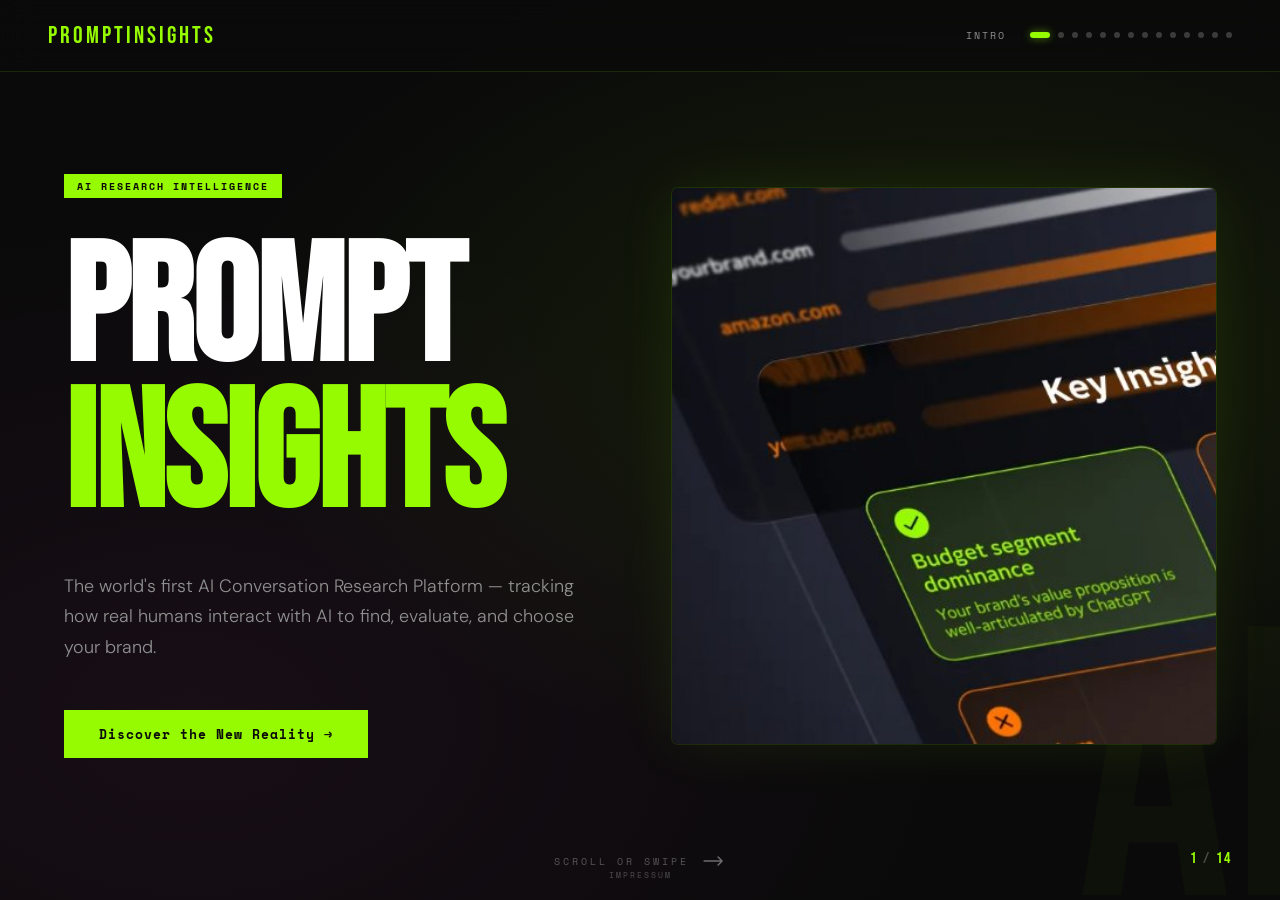
<file: promptinsights/index.html>
<!DOCTYPE html>
<html lang="en">
<head>
  <meta charset="UTF-8">
  <meta name="viewport" content="width=device-width, initial-scale=1.0">
  <title>PromptInsights.ai — AI Conversation Research Platform</title>

  <!-- Meta Tags -->
  <meta name="description" content="PromptInsights analyzes how AI systems like ChatGPT and Gemini talk about your brand and helps you become visible in AI conversations and search results.">
  <meta name="keywords" content="PromptInsights, AI Search, AI Visibility, Generative Engine Optimization, GEO, ChatGPT, AI Conversation Research, Brand Visibility, Cheil Germany">
  <meta name="author" content="Cheil Germany GmbH">
  <meta name="robots" content="index, follow">
  <link rel="canonical" href="https://www.cheil.de/solutions/promptinsights">

  <!-- Open Graph / Social Sharing -->
  <meta property="og:type" content="website">
  <meta property="og:title" content="PromptInsights.ai — AI Conversation Research Platform">
  <meta property="og:description" content="Discover how your company can win visibility in AI conversations and search. PromptInsights by Cheil Germany.">
  <meta property="og:url" content="https://www.cheil.de/solutions/promptinsights">
  <meta property="og:site_name" content="Cheil Germany">
<meta property="og:image" content="promptinsights.PNG">
<meta property="og:image:width" content="1200">
<meta property="og:image:height" content="630">
  <meta property="og:locale" content="en_US">

  <!-- Twitter Card -->
  <meta name="twitter:card" content="summary_large_image">
  <meta name="twitter:title" content="PromptInsights.ai — AI Conversation Research Platform">
  <meta name="twitter:description" content="Learn how your company can gain visibility in AI conversations and search. PromptInsights by Cheil Germany.">

<!-- Organization -->
<script type="application/ld+json">
{
  "@context": "https://schema.org",
  "@type": "Organization",
  "name": "Cheil Germany GmbH",
  "url": "https://www.cheil.de",
  "logo": "https://www.cheil.de/logo.png"
}
</script>

<!-- Service -->
<script type="application/ld+json">
{
  "@context": "https://schema.org",
  "@type": "Service",
  "name": "PromptInsights",
  "description": "AI Conversation Research Platform — tracks brand visibility in ChatGPT, Gemini, Claude",
  "provider": { "@type": "Organization", "name": "Cheil Germany GmbH" },
  "serviceType": "Market Research",
  "areaServed": "DE"
}
</script>

<!-- Pricing (SoftwareApplication oder Offer) -->
<script type="application/ld+json">
{
  "@context": "https://schema.org",
  "@type": "SoftwareApplication",
  "name": "PromptInsights",
  "offers": [
    { "@type": "Offer", "name": "Starter / Quick Scan", "priceCurrency": "EUR" },
    { "@type": "Offer", "name": "Standard / Full Research", "priceCurrency": "EUR" },
    { "@type": "Offer", "name": "Enterprise / Continuous Monitoring", "priceCurrency": "EUR" }
  ]
}
</script>


  <!-- Google Fonts (defined in tokens.css) -->
  <link href="https://fonts.googleapis.com/css2?family=Bebas+Neue&family=DM+Sans:ital,wght@0,300;0,400;0,600;1,300&family=Space+Mono:wght@400;700&display=swap" rel="stylesheet">

  <!--
    STYLESHEET LOAD ORDER — important, do not reorder:
    1. tokens.css      Design tokens (colours, fonts). Edit this for rebranding.
    2. layout.css      Global structure, nav, scroll container.
    3. components.css  Panel-specific components and content styles.
    4. animations.css  Reveal animations + all mobile overrides. Always last.
  -->
  <link rel="stylesheet" href="tokens.css">
  <link rel="stylesheet" href="layout.css">
  <link rel="stylesheet" href="components.css">
  <link rel="stylesheet" href="animations.css">
</head>
<body>

<!-- PROGRESS BAR -->
<div id="progress-bar" style="width:0%"></div>

<!-- TOP NAV -->
<div id="topnav">
  <div style="display:flex;align-items:center;gap:1.8rem;">
    <a class="nav-logo" href="#" onclick="goTo(0);return false;">PromptInsights</a>
  </div>
  <div style="display:flex;align-items:center;gap:1.5rem;">
    <span class="nav-panel-label" id="panel-label">Intro</span>
    <div class="nav-dots" id="nav-dots"></div>
  </div>
</div>

<!-- KEYBOARD HINT -->


<!-- PANEL COUNTER -->
<div id="panel-counter"><span id="cur-panel">1</span> / <span id="tot-panels">13</span></div>

<!-- SCROLL HINT -->
<div id="scroll-hint">
  Scroll or swipe
  <svg width="24" height="14" viewBox="0 0 24 14" fill="none">
    <path d="M2 7h18M16 3l4 4-4 4" stroke="rgba(255,255,255,0.4)" stroke-width="1.5" stroke-linecap="round" stroke-linejoin="round"/>
  </svg>
</div>

<!-- Mobile swipe hint -->
<div id="swipe-hint">
  <div class="swipe-hand">👆</div>
  <div class="swipe-label">Swipe to navigate</div>
</div>


<!-- ══════════════════════════════════════════════════
     SCROLL CONTAINER
══════════════════════════════════════════════════ -->
<div id="scroll-container">

  <!-- ── PANEL 0: HERO ── -->
  <div class="panel panel-hero" data-label="Intro">
    <div class="hero-bg-text">AI</div>
    <div class="hero-layout">
      <div class="hero-left">
        <div class="hero-eyebrow reveal">
          <span class="hero-tag">AI Research Intelligence</span>
        </div>
        <h1 class="hero-h1 reveal delay-1">PROMPT<br><em>INSIGHTS</em></h1>
        <p class="hero-sub reveal delay-2">The world's first AI Conversation Research Platform — tracking how real humans interact with AI to find, evaluate, and choose your brand.</p>
        <button class="hero-cta reveal delay-3" onclick="goTo(1)">Discover the New Reality →</button>
      </div>
      <div class="hero-right reveal delay-2">
        <img src="[data-uri]" alt="Key Insights affecting your CTR" class="hero-insight-img" />
      </div>
    </div>
  </div>


  <!-- ── PANEL 1: AI SHIFT ── -->
  <div class="panel panel-scene" data-label="AI Shift">
    <div class="scene-left">
      <div class="section-tag reveal">// The New Reality for Brands</div>
      <h2 class="panel-h2 reveal delay-1">AI is Changing How<br>Customers Find Brands</h2>
      <p class="lead reveal delay-2">Organic traffic and clicks are declining — more and more people research directly in AI systems like ChatGPT, Gemini or Perplexity and make decisions there, <em>without ever visiting a website</em>.</p>
      <div class="scene-chart-wrap reveal delay-3">
        <div class="scene-chart-title">
          <span class="sct-label">ChatGPT Weekly Active Users</span>
          <span class="sct-source">OpenAI / DemandSage 2026</span>
        </div>
        <div class="sct-bars">
          <div class="sct-row"><span class="sct-year">2023</span><div class="sct-track"><div class="sct-fill" style="--pct:6.25%;--col:var(--grey)"></div></div><span class="sct-val">100M</span></div>
          <div class="sct-row"><span class="sct-year">Q1 '24</span><div class="sct-track"><div class="sct-fill" style="--pct:18.75%;--col:var(--grey)"></div></div><span class="sct-val">300M</span></div>
          <div class="sct-row"><span class="sct-year">Feb '25</span><div class="sct-track"><div class="sct-fill" style="--pct:25%;--col:var(--lime)"></div></div><span class="sct-val">400M</span></div>
          <div class="sct-row"><span class="sct-year">Sep '25</span><div class="sct-track"><div class="sct-fill" style="--pct:43.75%;--col:var(--lime)"></div></div><span class="sct-val">700M</span></div>
          <div class="sct-row"><span class="sct-year">2026</span><div class="sct-track"><div class="sct-fill" style="--pct:100%;--col:var(--orange)"></div></div><span class="sct-val" style="color:var(--orange)">800M+</span></div>
        </div>
        <div class="sct-footnote">
          <span style="color:var(--lime)">▲ 165×</span> faster growth than organic search &nbsp;·&nbsp;
          <span style="color:var(--orange)">58%</span> fewer clicks with AI Overviews &nbsp;·&nbsp;
          <span style="color:var(--pink)">66%</span> of 18–24s use ChatGPT for research
        </div>
      </div>
    </div>
  </div>


  <!-- ── PANEL 2: AI OVERVIEWS ── -->
  <div class="panel panel-problem" data-label="Problem 1/4">
    <div class="prob-num">01</div>
    <div class="panel-label-strip">
      <div class="section-tag">// AI Engines Are Disrupting Search</div>
    </div>
    <div class="prob-left">
      <div class="prob-icon">🔍</div>
      <h3 class="prob-h3 reveal">AI Overviews<br>Kill Organic Clicks</h3>
      <p class="prob-body reveal delay-1">AI Overviews are driving even lower organic CTRs than traditional zero-click features like Featured Snippets. Securing AI placement is now prime real estate.</p>
    </div>
    <div class="prob-right reveal delay-2">
      <div class="stat-big-num" style="color:var(--lime)">−54.6%</div>
      <div class="stat-big-label">Organic CTR in SERPs<br>with AI Overviews</div>
      <div class="stat-bar-wrap">
        <div class="stat-bar-row">
          <span class="stat-bar-tag">Without AIO</span>
          <div class="stat-bar-track"><div class="stat-bar-fill" style="--w:100%;--c:rgba(150,250,0,0.2)"></div></div>
          <span class="stat-bar-pct" style="color:var(--grey)">100%</span>
        </div>
        <div class="stat-bar-row">
          <span class="stat-bar-tag">With AIO</span>
          <div class="stat-bar-track"><div class="stat-bar-fill" style="--w:45.4%;--c:var(--lime)"></div></div>
          <span class="stat-bar-pct" style="color:var(--lime)">45.4%</span>
        </div>
      </div>
      <div class="stat-source">Source: Seer Interactive / Ahrefs, 2025–2026</div>
    </div>
  </div>


  <!-- ── PANEL 3: PAID ADS ── -->
  <div class="panel panel-problem" data-label="Problem 2/4">
    <div class="prob-num">02</div>
    <div class="panel-label-strip">
      <div class="section-tag">// AI Engines Are Disrupting Search</div>
    </div>
    <div class="prob-left">
      <div class="prob-icon">💸</div>
      <h3 class="prob-h3 reveal">Paid Ads<br>Lose Their Edge</h3>
      <p class="prob-body reveal delay-1">Paid CTRs on Google are declining across the board — with or without AI Overviews, fewer users are clicking on ads. New demand gen tactics are urgently needed.</p>
    </div>
    <div class="prob-right reveal delay-2">
      <div class="stat-big-num" style="color:var(--pink)">−28.6%</div>
      <div class="stat-big-label">Paid CTR on Google<br>overall</div>
      <div class="stat-bar-wrap">
        <div class="stat-bar-row">
          <span class="stat-bar-tag">2022 baseline</span>
          <div class="stat-bar-track"><div class="stat-bar-fill" style="--w:100%;--c:rgba(250,80,220,0.2)"></div></div>
          <span class="stat-bar-pct" style="color:var(--grey)">100%</span>
        </div>
        <div class="stat-bar-row">
          <span class="stat-bar-tag">2025 paid CTR</span>
          <div class="stat-bar-track"><div class="stat-bar-fill" style="--w:71.4%;--c:var(--pink)"></div></div>
          <span class="stat-bar-pct" style="color:var(--pink)">71.4%</span>
        </div>
      </div>
      <div class="stat-source">Source: SparkToro / Google Ads Benchmark 2025</div>
    </div>
  </div>


  <!-- ── PANEL 4: PEOPLE DON'T DISAPPEAR ── -->
  <div class="panel panel-problem" data-label="Problem 3/4">
    <div class="prob-num">03</div>
    <div class="panel-label-strip">
      <div class="section-tag">// AI Engines Are Disrupting Search</div>
    </div>
    <div class="prob-left">
      <div class="prob-icon">🗺️</div>
      <h3 class="prob-h3 reveal">People Don't<br>Disappear</h3>
      <p class="prob-body reveal delay-1">They just look somewhere else. Users shift their intent to AI search engines — asking, conversing, and deciding without ever visiting your site.</p>
    </div>
    <div class="prob-right reveal delay-2">
      <div class="stat-big-label" style="margin-bottom:1.2rem;">Where do buyers go?</div>
      <div class="stat-donut-row">
        <div class="stat-donut-item">
          <svg class="donut-svg" viewBox="0 0 64 64">
            <circle cx="32" cy="32" r="26" fill="none" stroke="rgba(255,255,255,0.07)" stroke-width="10"/>
            <circle cx="32" cy="32" r="26" fill="none" stroke="var(--orange)" stroke-width="10"
              stroke-dasharray="0 163.4" stroke-linecap="round" stroke-dashoffset="40.8" class="donut-arc-el" data-da="61.1 102.3"/>
          </svg>
          <div class="stat-donut-val" style="color:var(--orange)">37%</div>
          <div class="stat-donut-label">start research<br>in AI, not Google</div>
        </div>
        <div class="stat-donut-item">
          <svg class="donut-svg" viewBox="0 0 64 64">
            <circle cx="32" cy="32" r="26" fill="none" stroke="rgba(255,255,255,0.07)" stroke-width="10"/>
            <circle cx="32" cy="32" r="26" fill="none" stroke="var(--yellow)" stroke-width="10"
              stroke-dasharray="0 163.4" stroke-linecap="round" stroke-dashoffset="40.8" class="donut-arc-el" data-da="75.1 88.3"/>
          </svg>
          <div class="stat-donut-val" style="color:var(--yellow)">46%</div>
          <div class="stat-donut-label">still visit a website<br>after AI answer</div>
        </div>
      </div>
      <div class="stat-source">Source: Eight Oh Two / Digitaloft 2025</div>
    </div>
  </div>


  <!-- ── PANEL 5: EXISTING TOOLS BLIND ── -->
  <div class="panel panel-problem" data-label="Problem 4/4">
    <div class="prob-num">04</div>
    <div class="panel-label-strip">
      <div class="section-tag">// AI Engines Are Disrupting Search</div>
    </div>
    <div class="prob-left">
      <div class="prob-icon">🏗️</div>
      <h3 class="prob-h3 reveal">Existing Tools<br>Are Blind</h3>
      <p class="prob-body reveal delay-1">Current tools only analyze a single synthetic prompt. They miss the reality: customers have full multi-turn conversations before making decisions. One prompt ≠ a customer journey.</p>
    </div>
    <div class="prob-right reveal delay-2">
      <div class="stat-big-label" style="margin-bottom:1.2rem;">AI search tracking adoption</div>
      <div class="stat-gap-viz">
        <div class="stat-gap-bar">
          <div class="stat-gap-fill" style="--h:16%;--c:var(--orange)"></div>
          <div class="stat-gap-val" style="color:var(--orange)">16%</div>
          <div class="stat-gap-name">Tracking<br>AI systematically</div>
        </div>
        <div class="stat-gap-bar">
          <div class="stat-gap-fill" style="--h:84%;--c:rgba(255,255,255,0.08)"></div>
          <div class="stat-gap-val" style="color:var(--grey)">84%</div>
          <div class="stat-gap-name">Flying blind<br>in AI search</div>
        </div>
      </div>
      <div class="stat-source">Source: Passionfruit Research 2025</div>
    </div>
  </div>


  <!-- ── PANEL 6: B2B ── -->
  <div class="panel panel-b2b" data-label="B2B Reality">
    <div class="b2b-image reveal">
      <img src="[data-uri]" alt="AI Procurement Journey visualization for B2B buyers" class="b2b-phone-img" />
    </div>
    <div class="b2b-stats">
      <div class="b2b-big reveal">85%</div>
      <div class="b2b-sub reveal delay-1">of young professionals use AI<br>for supplier research</div>
      <div class="b2b-divider reveal delay-2"></div>
      <div class="b2b-big reveal delay-2" style="font-size:clamp(3rem,8vw,8rem);">33%</div>
      <div class="b2b-sub reveal delay-3">of 45–54 year-olds —<br>growing rapidly</div>
    </div>
    <div class="b2b-right">
      <div class="section-tag reveal">// Why B2B Companies Must Care</div>
      <h2 class="reveal delay-1">The AI Procurement<br>Revolution Is Here</h2>
      <p class="reveal delay-2">Your next enterprise customer is already asking ChatGPT, Claude, or Gemini whether your product is worth considering. The question is: what are those AI engines saying about you?</p>
      <p style="margin-top:1.2rem;" class="reveal delay-3">If you're not tracking your AI presence, you're flying blind in the most important new channel for B2B discovery.</p>
    </div>
  </div>


  <!-- ── PANEL 7: JOURNEY ── -->
  <div class="panel panel-journey" data-label="Platform">
    <div class="journey-header">
      <div class="section-tag reveal">// The PromptInsights Platform</div>
      <h2 class="panel-h2 reveal delay-1">Our AI Research Platform Tracks<br>the Full Customer Journey</h2>
      <p class="lead reveal delay-2" style="max-width:700px;">Existing tools analyze a single synthetic prompt. We simulate real human multi-turn conversations — from first question to final decision.</p>
    </div>
    <div class="journey-track reveal delay-3">
      <div class="j-node">
        <div class="j-node-icon">
          <svg viewBox="0 0 24 24" fill="none" width="18"><circle cx="12" cy="12" r="10" stroke="#0A0A0A" stroke-width="2"/><path d="M8 12l3 3 5-5" stroke="#0A0A0A" stroke-width="2" stroke-linecap="round"/></svg>
        </div>
        <div class="j-node-label">TASK</div>
        <div class="j-node-sub">User defines goal</div>
      </div>
      <div class="j-arrow">
        <svg width="28" height="16" viewBox="0 0 28 16"><path d="M1 8h22M18 3l6 5-6 5" stroke="var(--lime)" stroke-width="1.5" stroke-linecap="round"/></svg>
      </div>
      <div class="j-step" style="--accent:var(--lime)">
        <div class="j-step-num">Stage 01</div>
        <h4>Informational</h4>
        <p>The user seeks knowledge. Your brand either exists in this educational layer — or it doesn't.</p>
      </div>
      <div class="j-arrow">
        <svg width="28" height="16" viewBox="0 0 28 16"><path d="M1 8h22M18 3l6 5-6 5" stroke="var(--yellow)" stroke-width="1.5" stroke-linecap="round"/></svg>
      </div>
      <div class="j-step" style="--accent:var(--yellow)">
        <div class="j-step-num">Stage 02</div>
        <h4>Navigational</h4>
        <p>The user refines their search. They ask for leading players and comparisons.</p>
      </div>
      <div class="j-arrow">
        <svg width="28" height="16" viewBox="0 0 28 16"><path d="M1 8h22M18 3l6 5-6 5" stroke="var(--orange)" stroke-width="1.5" stroke-linecap="round"/></svg>
      </div>
      <div class="j-step" style="--accent:var(--orange)">
        <div class="j-step-num">Stage 03</div>
        <h4>Commercial</h4>
        <p>Feature comparisons, pricing questions — AI shapes what the user believes about your product.</p>
      </div>
      <div class="j-arrow">
        <svg width="28" height="16" viewBox="0 0 28 16"><path d="M1 8h22M18 3l6 5-6 5" stroke="var(--pink)" stroke-width="1.5" stroke-linecap="round"/></svg>
      </div>
      <div class="j-step" style="--accent:var(--pink)">
        <div class="j-step-num">Stage 04</div>
        <h4>Transactional</h4>
        <p>The user is ready to act. AI provides recommendations — you win or lose here.</p>
      </div>
      <div class="j-arrow">
        <svg width="28" height="16" viewBox="0 0 28 16"><path d="M1 8h22M18 3l6 5-6 5" stroke="var(--lime)" stroke-width="1.5" stroke-linecap="round"/></svg>
      </div>
      <div class="j-node j-node-end">
        <div class="j-node-icon" style="background:var(--lime)">
          <svg viewBox="0 0 24 24" fill="none" width="18"><path d="M12 2l2.5 7h7l-5.5 4 2 7L12 16l-8 4 2-7L1 9h7z" stroke="#0A0A0A" stroke-width="1.5"/></svg>
        </div>
        <div class="j-node-label">RESULT</div>
        <div class="j-node-sub">AI picks winner</div>
      </div>
    </div>
  </div>


  <!-- ── PANEL 8: METRICS ── -->
  <div class="panel panel-metrics" data-label="Metrics">
    <div class="metrics-header">
      <div class="section-tag reveal">// What We Measure</div>
      <h2 class="panel-h2 reveal delay-1">Five Metrics That Actually Matter</h2>
      <p class="lead reveal delay-2">We track key metrics to set a baseline, benchmark performance, and continuously monitor success.</p>
    </div>
    <div class="metrics-grid reveal delay-3">
      <div class="metric-card">
        <div class="metric-icon">🏆</div>
        <div class="metric-name">Win Rate</div>
        <div class="metric-def"><strong>How often AI recommends your brand as primary choice</strong>Measures recommendation strength — not just visibility.</div>
      </div>
      <div class="metric-card">
        <div class="metric-icon">📡</div>
        <div class="metric-name">Mention Rate</div>
        <div class="metric-def"><strong>% of conversations where your brand appears</strong>The foundational visibility metric — are you even in the room?</div>
      </div>
      <div class="metric-card">
        <div class="metric-icon">📊</div>
        <div class="metric-name">Share of Voice</div>
        <div class="metric-def"><strong>Your share of total mentions across all conversations</strong>How much of the AI narrative do you own vs. competitors?</div>
      </div>
      <div class="metric-card">
        <div class="metric-icon">⚡</div>
        <div class="metric-name">Conversion</div>
        <div class="metric-def"><strong>Win Rate ÷ Mention Rate</strong>When AI mentions you, how often does it convert to a recommendation?</div>
      </div>
      <div class="metric-card">
        <div class="metric-icon">💬</div>
        <div class="metric-name">Sentiment</div>
        <div class="metric-def"><strong>Language tone when AI discusses your brand</strong>Scored from −1 to +1. AI tone shapes purchasing intent.</div>
      </div>
    </div>
  </div>



  <!-- ── PANEL 8b: GEO PLAYBOOK ── -->
  <div class="panel panel-playbook" data-label="Recommendations">
<div class="section-tag">// Turning Data into Action</div>
  <h2 class="panel-h2">Recommendations Per Team & Channel</h2>
  <p class="lead">Based on your AI visibility data, PromptInsights identifies where you're losing ground to competitors — and translates that into prioritised recommendations across every team.</p>

  <!-- ── Emerging: llms.txt + Cloudflare Markdown for Agents ── -->
  <div class="pb-emerging">
    <div class="pb-emerging-head">
      <span class="pb-emerging-eyebrow">⚡ Emerging Infrastructure</span>
      <span class="pb-emerging-tag">New in 2025/26</span>
    </div>
    <div class="pb-emerging-body">
      <div class="pb-emerging-item">
        <span class="pb-emerging-icon">📄</span>
        <div class="pb-emerging-content">
          <div class="pb-emerging-title">llms.txt</div>
          <div class="pb-emerging-desc">A structured file in your site root that tells AI agents directly how to interpret your brand, what pages are authoritative, and what to ignore. Like <strong>robots.txt — but for LLMs.</strong> Already supported by Perplexity and Anthropic.</div>
        </div>
      </div>
      <div class="pb-emerging-divider"></div>
      <div class="pb-emerging-item">
        <span class="pb-emerging-icon">🌐</span>
        <div class="pb-emerging-content">
          <div class="pb-emerging-title">Cloudflare Markdown for Agents</div>
          <div class="pb-emerging-desc">Launched Feb 2026. Cloudflare auto-converts your HTML to Markdown at the edge when AI crawlers request it — <strong>80% fewer tokens,</strong> cleaner signal. Claude Code and OpenCode already request it natively. Opt-in, no code changes needed. Note: default Content-Signal allows AI training — <strong>review before enabling.</strong></div>
        </div>
      </div>
    </div>
  </div>

  <div class="playbook-grid">

    <!-- ══ COLUMN 1: BRANDED TOUCHPOINTS ══ -->
    <div class="pb-col pb-col--branded">
      <div class="pb-col-head">
        <div class="pb-col-eyebrow">Owned</div>
        <div class="pb-col-title">Branded Touchpoints</div>
        <div class="pb-col-sub">Your website, product pages & owned content — made machine-readable.</div>
      </div>
      <div class="pb-teams">

        <div class="pb-team">
          <div class="pb-team-label">
            <span class="pb-team-icon">✍️</span>
            <span class="pb-team-name">Content Team</span>
          </div>
          <div class="pb-actions">
            <div class="pb-action"><div class="pb-action-dot"></div><div class="pb-action-text"><strong>Product pages:</strong> Q&amp;A structure, conversational queries, no marketing filler</div></div>
            <div class="pb-action"><div class="pb-action-dot"></div><div class="pb-action-text"><strong>Feature descriptions:</strong> What it does — not why to buy it</div></div>
            <div class="pb-action"><div class="pb-action-dot"></div><div class="pb-action-text"><strong>Editorial:</strong> AI summary block (3–5 bullets) at the top of every article</div></div>
            <div class="pb-action"><div class="pb-action-dot"></div><div class="pb-action-text"><strong>Answer Type optimisation:</strong> Move from mere mention → direct recommendation by owning the first sentence AI cites per intent cluster</div></div>
          </div>
        </div>

        <div class="pb-team">
          <div class="pb-team-label">
            <span class="pb-team-icon">🖥️</span>
            <span class="pb-team-name">UX Team</span>
          </div>
          <div class="pb-actions">
            <div class="pb-action"><div class="pb-action-dot"></div><div class="pb-action-text"><strong>Information architecture:</strong> Core answer always above the fold</div></div>
            <div class="pb-action"><div class="pb-action-dot"></div><div class="pb-action-text"><strong>Microcopy:</strong> Tooltips &amp; labels written as citable short answers</div></div>
            <div class="pb-action"><div class="pb-action-dot"></div><div class="pb-action-text"><strong>Schema.org:</strong> Product, FAQ and HowTo markup on all relevant pages</div></div>
          </div>
        </div>

        <div class="pb-team">
          <div class="pb-team-label">
            <span class="pb-team-icon">💳</span>
            <span class="pb-team-name">Paid & Media</span>
          </div>
          <div class="pb-actions">
            <div class="pb-action"><div class="pb-action-dot"></div><div class="pb-action-text"><strong>Search Ads:</strong> Keyword = AI prompt — same terms in ads and landing pages</div></div>
            <div class="pb-action"><div class="pb-action-dot"></div><div class="pb-action-text"><strong>Landing Pages:</strong> Answer the campaign's core question within the first 100 words</div></div>
          </div>
        </div>

      </div>
      <div class="pb-output">
        <span class="pb-output-label">Output</span>
        <div class="pb-output-items">
          <span class="pb-output-chip">Content Brief</span>
          <span class="pb-output-chip">UX Checklist</span>
          <span class="pb-output-chip">Schema Spec</span>
          <span class="pb-output-chip">LP Template</span>
        </div>
      </div>
    </div>

    <!-- ══ COLUMN 2: EXTERNAL TOUCHPOINTS ══ -->
    <div class="pb-col pb-col--external">
      <div class="pb-col-head">
        <div class="pb-col-eyebrow">Earned + Partner</div>
        <div class="pb-col-title">External Touchpoints</div>
        <div class="pb-col-sub">PR, editorial media &amp; channel partners — where AI finds your brand mentioned by others.</div>
      </div>
      <div class="pb-teams">

        <div class="pb-team">
          <div class="pb-team-label">
            <span class="pb-team-icon">📰</span>
            <span class="pb-team-name">PR Team</span>
          </div>
          <div class="pb-actions">
            <div class="pb-action"><div class="pb-action-dot"></div><div class="pb-action-text"><strong>Press releases:</strong> AI summary (2–3 sentences) right after the headline — fully self-contained</div></div>
            <div class="pb-action"><div class="pb-action-dot"></div><div class="pb-action-text"><strong>Tier-1 briefings:</strong> Terminology guide + narrative phrasing suggestions for top-tier media</div></div>
            <div class="pb-action"><div class="pb-action-dot"></div><div class="pb-action-text"><strong>Partner data sheets:</strong> Specs consistent with your own site — prevents AI citing wrong data</div></div>
          </div>
        </div>

        <div class="pb-team">
          <div class="pb-team-label">
            <span class="pb-team-icon">🔍</span>
            <span class="pb-team-name">Service Team</span>
          </div>
          <div class="pb-actions">
            <div class="pb-action"><div class="pb-action-dot"></div><div class="pb-action-text"><strong>Comparison pages:</strong> AI summary above the fold — "What is the key difference?"</div></div>
            <div class="pb-action"><div class="pb-action-dot"></div><div class="pb-action-text"><strong>How-Tos:</strong> Solution before explanation, numbered steps, FAQ at the end</div></div>
            <div class="pb-action"><div class="pb-action-dot"></div><div class="pb-action-text"><strong>Feature pages:</strong> Use cases as H2 — each answers a concrete user question</div></div>
          </div>
        </div>

        <div class="pb-team">
          <div class="pb-team-label">
            <span class="pb-team-icon">📱</span>
            <span class="pb-team-name">Social Team</span>
          </div>
          <div class="pb-actions">
            <div class="pb-action"><div class="pb-action-dot"></div><div class="pb-action-text"><strong>Paid Social:</strong> Concrete number as hook ("200 MP. In your pocket.") — no superlatives</div></div>
            <div class="pb-action"><div class="pb-action-dot"></div><div class="pb-action-text"><strong>Copy formula:</strong> Fact → everyday scenario → product name → curiosity CTA</div></div>
          </div>
        </div>

      </div>
      <div class="pb-output">
        <span class="pb-output-label">Output</span>
        <div class="pb-output-items">
          <span class="pb-output-chip">PR Narrative Guide</span>
          <span class="pb-output-chip">Media Briefing</span>
          <span class="pb-output-chip">Partner Data Sheet</span>
          <span class="pb-output-chip">Social Copy Formulas</span>
        </div>
      </div>
    </div>

    <!-- ══ COLUMN 3: COMMUNITY ══ -->
    <div class="pb-col pb-col--community">
      <div class="pb-col-head">
        <div class="pb-col-eyebrow">Community</div>
        <div class="pb-col-title">UGC & Community</div>
        <div class="pb-col-sub">YouTube, Reddit &amp; forums — 12% of AI citations and rising.</div>
      </div>
      <div class="pb-teams">

        <div class="pb-team">
          <div class="pb-team-label">
            <span class="pb-team-icon">▶️</span>
            <span class="pb-team-name">YouTube</span>
          </div>
          <div class="pb-actions">
            <div class="pb-action"><div class="pb-action-dot"></div><div class="pb-action-text"><strong>Creator briefing:</strong> Correct product naming, specs to cite, feature terminology</div></div>
            <div class="pb-action"><div class="pb-action-dot"></div><div class="pb-action-text"><strong>Transcripts:</strong> AI reads every word — clear statements, no insider jargon</div></div>
            <div class="pb-action"><div class="pb-action-dot"></div><div class="pb-action-text"><strong>Timestamps:</strong> Set per feature — increases AI citability</div></div>
          </div>
        </div>

        <div class="pb-team">
          <div class="pb-team-label">
            <span class="pb-team-icon">💬</span>
            <span class="pb-team-name">Reddit & Foren</span>
          </div>
          <div class="pb-actions">
            <div class="pb-action"><div class="pb-action-dot"></div><div class="pb-action-text"><strong>Monitoring:</strong> Keyword alerts for product names, sentiment tracking in top threads</div></div>
            <div class="pb-action"><div class="pb-action-dot"></div><div class="pb-action-text"><strong>Community replies:</strong> Experience-based, with concrete numbers, link to official source</div></div>
          </div>
        </div>

        <div class="pb-team">
          <div class="pb-team-label">
            <span class="pb-team-icon">⭐</span>
            <span class="pb-team-name">Reviews</span>
          </div>
          <div class="pb-actions">
            <div class="pb-action"><div class="pb-action-dot"></div><div class="pb-action-text"><strong>Structure:</strong> Short verdict in 2–3 sentences, then thematic H2 sections</div></div>
            <div class="pb-action"><div class="pb-action-dot"></div><div class="pb-action-text"><strong>Tone:</strong> "In my experience…" — explicit firsthand use, no vague impressions</div></div>
          </div>
        </div>

      </div>
      <div class="pb-output">
        <span class="pb-output-label">Output</span>
        <div class="pb-output-items">
          <span class="pb-output-chip">Creator Brief</span>
          <span class="pb-output-chip">Monitoring Setup</span>
          <span class="pb-output-chip">Review Template</span>
        </div>
      </div>
    </div>

  </div><!-- /playbook-grid -->
  </div>


    <!-- ── PANEL 9: PROCESS ── -->
  <div class="panel panel-process" data-label="Methodology">
    <div class="process-header">
      <div class="section-tag reveal">// Our Methodology</div>
      <h2 class="panel-h2 reveal delay-1">Not a Tool.<br>Serious Market Research.</h2>
      <p class="lead reveal delay-2">Four rigorous steps from research design to actionable marketing roadmap.</p>
    </div>
    <div class="process-track reveal delay-3">
      <div class="process-card">
        <div class="process-num">01</div>
        <h4>Define Tasks</h4>
        <p>Which target groups matter? What part of the customer journey? Which competitors? Which products? We design the research with you.</p>
      </div>
      <div class="process-card">
        <div class="process-num">02</div>
        <h4>Recruit & Gather Data</h4>
        <p>Real humans have real AI conversations via our platform. We collect and make conversation data machine-readable. No synthetic prompts.</p>
      </div>
      <div class="process-card">
        <div class="process-num">03</div>
        <h4>Analyze Conversations</h4>
        <p>We identify the most-used prompt clusters and their variations. We map your brand presence across every conversation stage.</p>
      </div>
      <div class="process-card">
        <div class="process-num">04</div>
        <h4>Develop Action Plan</h4>
        <p>Concrete marketing recommendations for every funnel stage — derived directly from the data, immediately actionable.</p>
      </div>
    </div>
  </div>


  <!-- ── PANEL 10: USPs ── -->
  <div class="panel panel-usp" data-label="Why Us">
    <div class="usp-header">
      <div class="section-tag reveal">// Why PromptInsights</div>
      <h2 class="panel-h2 reveal delay-1">Real People. Real Conversations.<br>Real Insights.</h2>
      <p class="lead reveal delay-2">Not a classic GEO tool — comprehensive market research on visibility, topics and target groups across the entire customer journey.</p>
    </div>
    <div class="usp-grid reveal delay-3">
      <div class="usp-card">
        <div class="usp-icon">👥</div>
        <h4>Real People</h4>
        <p>No synthetic prompts — we recruit real users who have genuine AI conversations.</p>
      </div>
      <div class="usp-card">
        <div class="usp-icon">✅</div>
        <h4>Recognised Standards</h4>
        <p>Methodology based on established market research standards — reliable benchmarks, no black box.</p>
      </div>
      <div class="usp-card">
        <div class="usp-icon">💬</div>
        <h4>Full Conversations</h4>
        <p>We analyse entire conversation flows — not just individual search queries.</p>
      </div>
      <div class="usp-card">
        <div class="usp-icon">📈</div>
        <h4>Full-Funnel Analysis</h4>
        <p>From the first question to the purchase decision — we follow the complete customer journey inside AI.</p>
      </div>
      <div class="usp-card">
        <div class="usp-icon">🎯</div>
        <h4>Beyond GEO</h4>
        <p>Deep insights on visibility, topics, audiences and narratives — not just keyword tracking.</p>
      </div>
      <div class="usp-card">
        <div class="usp-icon">⚡</div>
        <h4>Actionable Plans</h4>
        <p>Concrete marketing recommendations derived directly from data — immediately actionable.</p>
      </div>
    </div>
  </div>


  <!-- ── PANEL 11: PRICING ── -->
  <div class="panel panel-pricing" data-label="Offering">
    <div class="pricing-header">
      <div class="section-tag reveal">// Offering</div>
      <h2 class="panel-h2 reveal delay-1">Start Tracking Your<br>AI Presence Today</h2>
      <p class="lead reveal delay-2">Three research packages designed for different scales of ambition.</p>
    </div>
    <div class="pricing-grid reveal delay-3">
      <div class="price-card" style="border-top: 2px solid var(--grey);">
        <div class="price-tier-icon">🔍</div>
        <div class="price-name">Starter</div>
        <div class="price-amount">Quick Scan</div>
        <p class="price-desc">First AI visibility report for one product category and two AI platforms. Baseline data and initial action recommendations. Ideal for first insights.</p>
        <div class="price-includes">
          <div class="price-include-item">✓ 1 product category</div>
          <div class="price-include-item">✓ 2 AI platforms</div>
          <div class="price-include-item">✓ Baseline report + recommendations</div>
        </div>
        <a class="price-cta" href="#" onclick="goTo(document.querySelectorAll('.panel').length-1);return false;">Request a Quote →</a>
      </div>
      <div class="price-card featured" style="border-top: 2px solid var(--lime);">
        <div class="price-badge">Most Popular</div>
        <div class="price-tier-icon" style="color:var(--lime)">⚡</div>
        <div class="price-name">Standard</div>
        <div class="price-amount">Full Research</div>
        <p class="price-desc">Complete customer journey analysis across all four funnel stages, three AI platforms, and full competitive benchmarking. Includes action roadmap.</p>
        <div class="price-includes">
          <div class="price-include-item">✓ All 4 customer journey stages</div>
          <div class="price-include-item">✓ 3 AI platforms</div>
          <div class="price-include-item">✓ Competitive benchmarking + roadmap</div>
        </div>
        <a class="price-cta" href="#" onclick="goTo(document.querySelectorAll('.panel').length-1);return false;">Request a Quote →</a>
      </div>
      <div class="price-card" style="border-top: 2px solid var(--orange);">
        <div class="price-tier-icon" style="color:var(--orange)">🚀</div>
        <div class="price-name">Enterprise</div>
        <div class="price-amount">Continuous Monitoring</div>
        <p class="price-desc">Ongoing quarterly research cycles, multiple product lines, all major AI platforms, and dedicated strategy consulting. Built for brands at scale.</p>
        <div class="price-includes">
          <div class="price-include-item">✓ Quarterly research cycles</div>
          <div class="price-include-item">✓ All AI platforms</div>
          <div class="price-include-item">✓ Dedicated strategy consulting</div>
        </div>
        <a class="price-cta" href="#" onclick="goTo(document.querySelectorAll('.panel').length-1);return false;">Request a Quote →</a>
      </div>
    </div>
  </div>


  <!-- ── PANEL 12: CTA ── -->
  <div class="panel panel-cta" data-label="Contact">
    <div class="cta-layout">
      <div class="cta-inner">
        <div class="section-tag reveal">// Next Steps</div>
        <h2 class="cta-h2 reveal delay-1">Be Visible<br>Where Decisions<br>Are <em>Made</em></h2>
        <p class="cta-body reveal delay-2">Your customers are already asking AI about your brand. PromptInsights shows you exactly what it's saying — and what to do about it.</p>
      </div>
      <div class="cta-form reveal delay-3">
        <div class="cta-form-label">// Request a Quote</div>
        <iframe
          data-tally-src="https://tally.so/embed/LZdQJ2?alignLeft=1&hideTitle=1&transparentBackground=1&dynamicHeight=1"
          loading="lazy"
          width="100%"
          height="340"
          frameborder="0"
          marginheight="0"
          marginwidth="0"
          title="Request a Quote"
        ></iframe>
      </div>
    </div>
    <div class="cta-footer-line">© 2025 PromptInsights.ai — A Cheil Product</div>
  </div>

</div><!-- /scroll-container -->

  <!--
    SCRIPT LOAD ORDER — important, do not reorder:
    1. interactions.js  Chart animations + accordion. Must load before scroll.js.
    2. scroll.js        Horizontal navigation engine. Calls triggerCharts() from above.
  -->
  <script src="interactions.js"></script>
  <script src="scroll.js"></script>
  <script async src="https://tally.so/widgets/embed.js"></script>

<!-- IMPRESSUM LINK (fixed, always visible) -->
<style>
#impressum-trigger {
  position: fixed;
  bottom: 1.2rem;
  left: 50%;
  transform: translateX(-50%);
  font-family: 'Space Mono', monospace;
  font-size: 0.52rem;
  letter-spacing: 2px;
  text-transform: uppercase;
  color: rgba(144,144,144,0.5);
  cursor: pointer;
  z-index: 300;
  transition: color 0.2s ease;
  white-space: nowrap;
}
#impressum-trigger:hover { color: rgba(255,255,255,0.7); }

/* MODAL */
#impressum-overlay {
  display: none;
  position: fixed;
  inset: 0;
  background: rgba(0,0,0,0.85);
  z-index: 1000;
  justify-content: center;
  align-items: center;
  padding: 2rem;
}
#impressum-overlay.active { display: flex; }
#impressum-modal {
  background: #1A1A1A;
  border: 1px solid rgba(255,255,255,0.08);
  border-radius: 4px;
  max-width: 680px;
  width: 100%;
  max-height: 80vh;
  overflow-y: auto;
  padding: 2.5rem 3rem;
  position: relative;
}
#impressum-close {
  position: absolute;
  top: 1.2rem;
  right: 1.5rem;
  font-family: 'Space Mono', monospace;
  font-size: 0.6rem;
  letter-spacing: 2px;
  text-transform: uppercase;
  color: var(--grey);
  cursor: pointer;
  transition: color 0.2s;
}
#impressum-close:hover { color: var(--white); }
#impressum-modal h1 {
  font-family: 'Bebas Neue', sans-serif;
  font-size: 2.5rem;
  color: var(--white);
  margin-bottom: 1.5rem;
  letter-spacing: 1px;
}
#impressum-modal h2 {
  font-family: 'Bebas Neue', sans-serif;
  font-size: 1.4rem;
  color: var(--lime);
  margin: 1.8rem 0 0.6rem;
}
#impressum-modal h3 {
  font-family: 'Space Mono', monospace;
  font-size: 0.65rem;
  letter-spacing: 2px;
  text-transform: uppercase;
  color: var(--grey);
  margin: 1.2rem 0 0.4rem;
}
#impressum-modal p {
  font-size: 0.82rem;
  color: rgba(255,255,255,0.65);
  line-height: 1.8;
  margin-bottom: 0.5rem;
}
#impressum-modal a {
  color: var(--lime);
  text-decoration: none;
}
#impressum-modal a:hover { text-decoration: underline; }
</style>

<div id="impressum-trigger" onclick="document.getElementById('impressum-overlay').classList.add('active')">Impressum</div>

<div id="impressum-overlay" onclick="if(event.target===this)this.classList.remove('active')">
  <div id="impressum-modal">
    <span id="impressum-close" onclick="document.getElementById('impressum-overlay').classList.remove('active')">✕ Schließen</span>
    <h1>Impressum</h1>

    <h2>Cheil Germany GmbH</h2>
    <p>
      Geschäftsführung: Minsoo Kee, Tai Hai Kim, Kyung Mo Lee, Daehoon Park<br>
      Frankfurter Str. 4<br>
      65760 Eschborn<br>
      Deutschland
    </p>
    <p>
      E-Mail: <a href="/cdn-cgi/l/email-protection#2940474f46074e4c5b44484750694a414c4045074a4644"><span class="__cf_email__" data-cfemail="741d1a121b5a13110619151a0d34171c111d185a171b19">[email&#160;protected]</span></a><br>
      Telefon: +49 (0) 6196 9713–0
    </p>
    <p>
      Gesellschafter: Cheil Worldwide<br>
      Registergericht &amp; Registernummer: Königstein im Taunus HRB 6360<br>
      Umsatzsteuer-ID: DE237911006
    </p>
    <p>Verantwortlich für den Inhalt: Volker Selle</p>
    <p>Plattform der Europäischen Kommission zur Online-Streitbeilegung (OS) für Verbraucher: <a href="https://ec.europa.eu/consumers/odr/" target="_blank" rel="noopener noreferrer">https://ec.europa.eu/consumers/odr/</a>. Wir sind nicht bereit und nicht verpflichtet an einem Streitbeilegungsverfahren vor einer Verbraucherschlichtungsstelle teilzunehmen.</p>

    <h2>Haftungsausschluss</h2>

    <h3>Haftung für Inhalte</h3>
    <p>Als Diensteanbieter sind wir gemäß § 7 Abs.1 TMG für eigene Inhalte auf diesen Seiten nach den allgemeinen Gesetzen verantwortlich. Nach §§ 8 bis 10 TMG sind wir als Diensteanbieter jedoch nicht verpflichtet, übermittelte oder gespeicherte fremde Informationen zu überwachen oder nach Umständen zu forschen, die auf eine rechtswidrige Tätigkeit hinweisen. Verpflichtungen zur Entfernung oder Sperrung der Nutzung von Informationen nach den allgemeinen Gesetzen bleiben hiervon unberührt. Eine diesbezügliche Haftung ist jedoch erst ab dem Zeitpunkt der Kenntnis einer konkreten Rechtsverletzung möglich. Bei Bekanntwerden von entsprechenden Rechtsverletzungen werden wir diese Inhalte umgehend entfernen.</p>

    <h3>Haftung für Links</h3>
    <p>Unser Angebot enthält Links zu externen Webseiten Dritter, auf deren Inhalte wir keinen Einfluss haben. Deshalb können wir für diese fremden Inhalte auch keine Gewähr übernehmen. Für die Inhalte der verlinkten Seiten ist stets der jeweilige Anbieter oder Betreiber der Seiten verantwortlich. Die verlinkten Seiten wurden zum Zeitpunkt der Verlinkung auf mögliche Rechtsverstöße überprüft. Rechtswidrige Inhalte waren zum Zeitpunkt der Verlinkung nicht erkennbar. Eine permanente inhaltliche Kontrolle der verlinkten Seiten ist jedoch ohne konkrete Anhaltspunkte einer Rechtsverletzung nicht zumutbar. Bei Bekanntwerden von Rechtsverletzungen werden wir derartige Links umgehend entfernen.</p>

    <h3>Urheberrecht</h3>
    <p>Die durch die Seitenbetreiber erstellten Inhalte und Werke auf diesen Seiten unterliegen dem deutschen Urheberrecht. Die Vervielfältigung, Bearbeitung, Verbreitung und jede Art der Verwertung außerhalb der Grenzen des Urheberrechtes bedürfen der schriftlichen Zustimmung des jeweiligen Autors bzw. Erstellers. Downloads und Kopien dieser Seite sind nur für den privaten, nicht kommerziellen Gebrauch gestattet. Soweit die Inhalte auf dieser Seite nicht vom Betreiber erstellt wurden, werden die Urheberrechte Dritter beachtet. Insbesondere werden Inhalte Dritter als solche gekennzeichnet. Sollten Sie trotzdem auf eine Urheberrechtsverletzung aufmerksam werden, bitten wir um einen entspreche
</file>
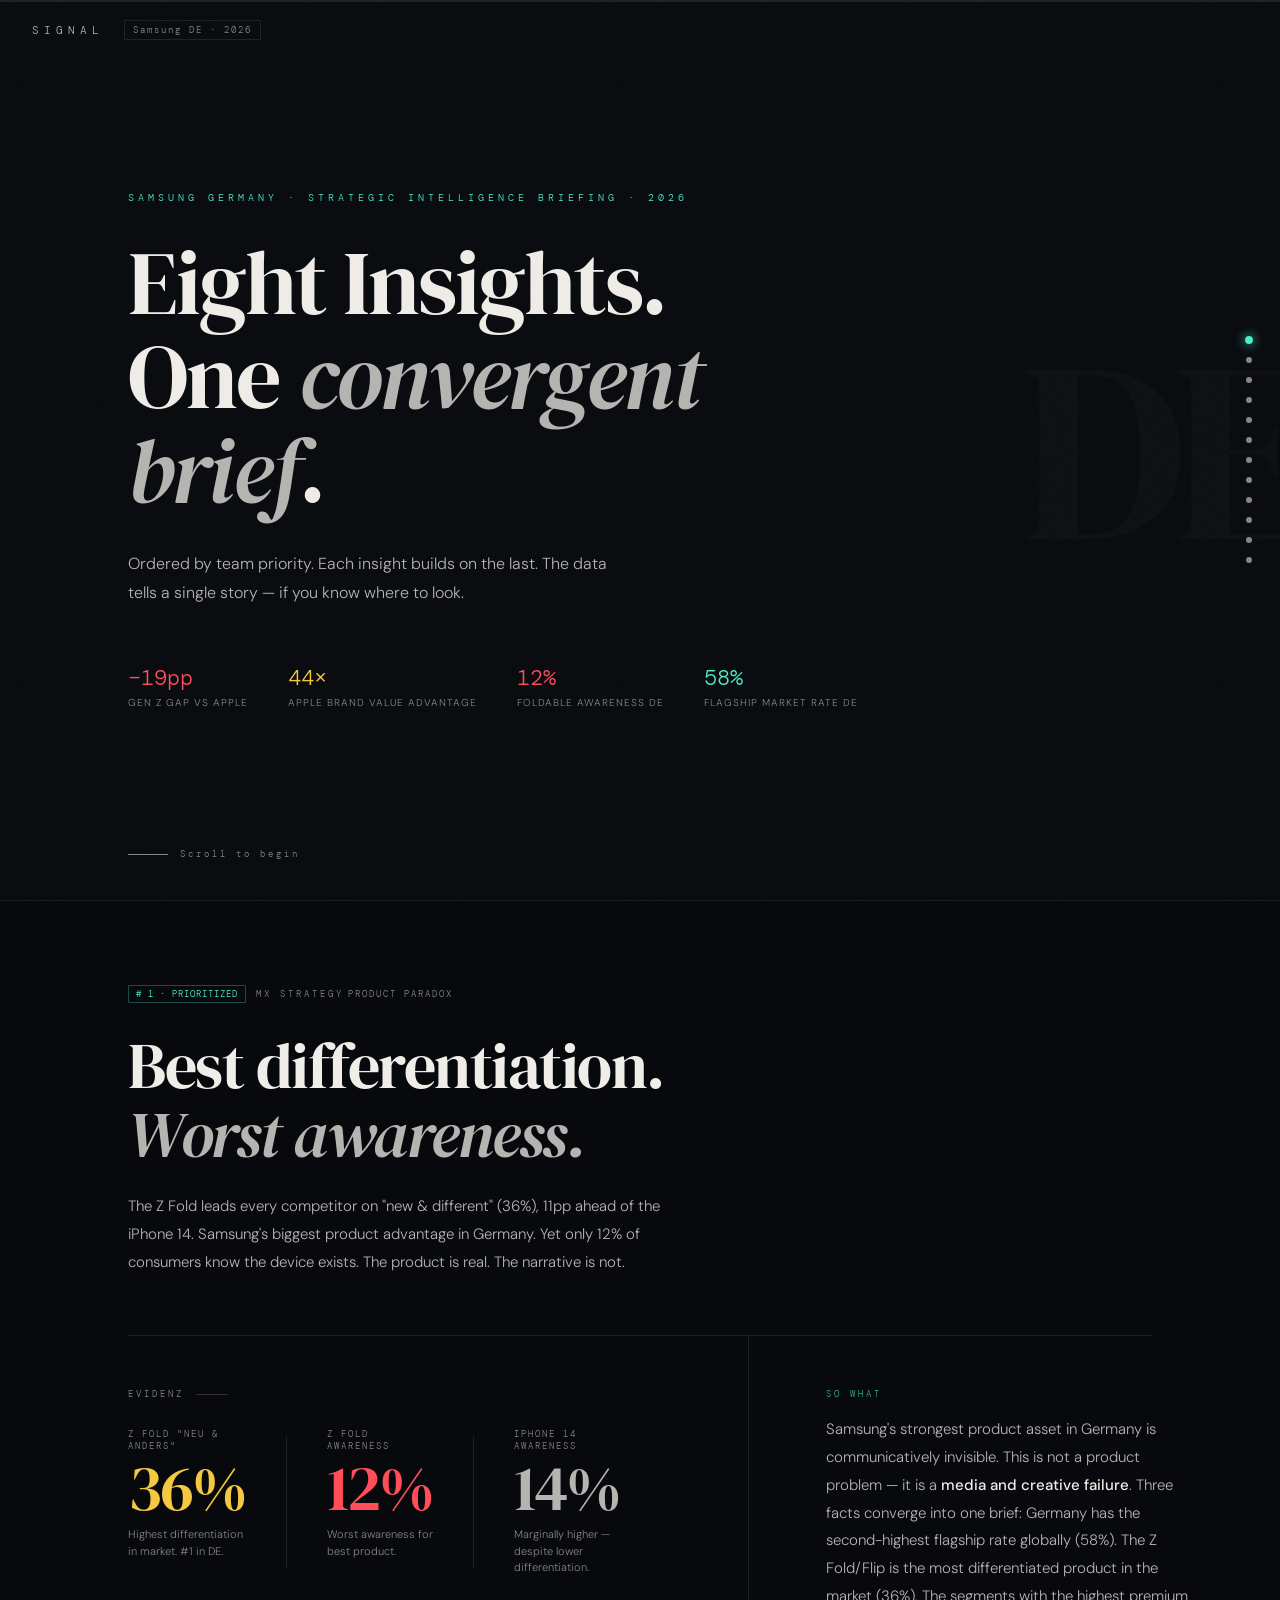
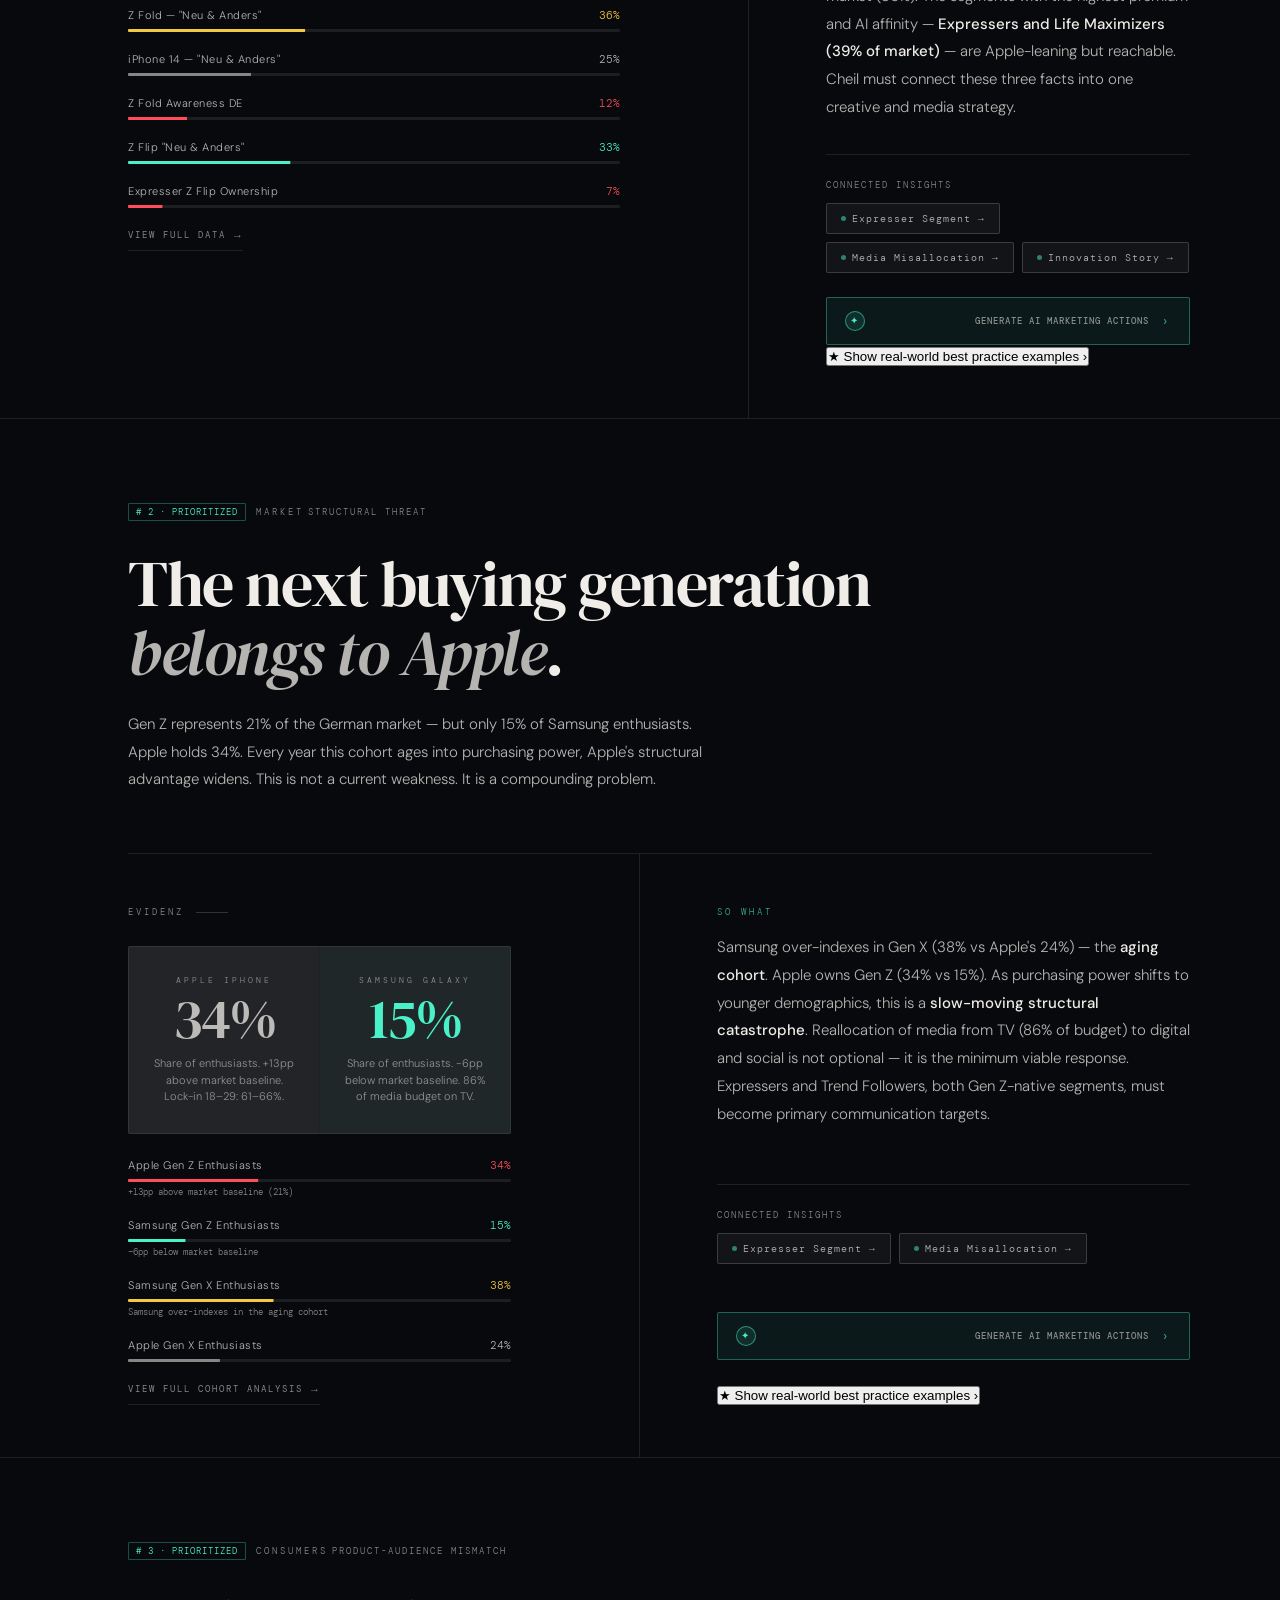
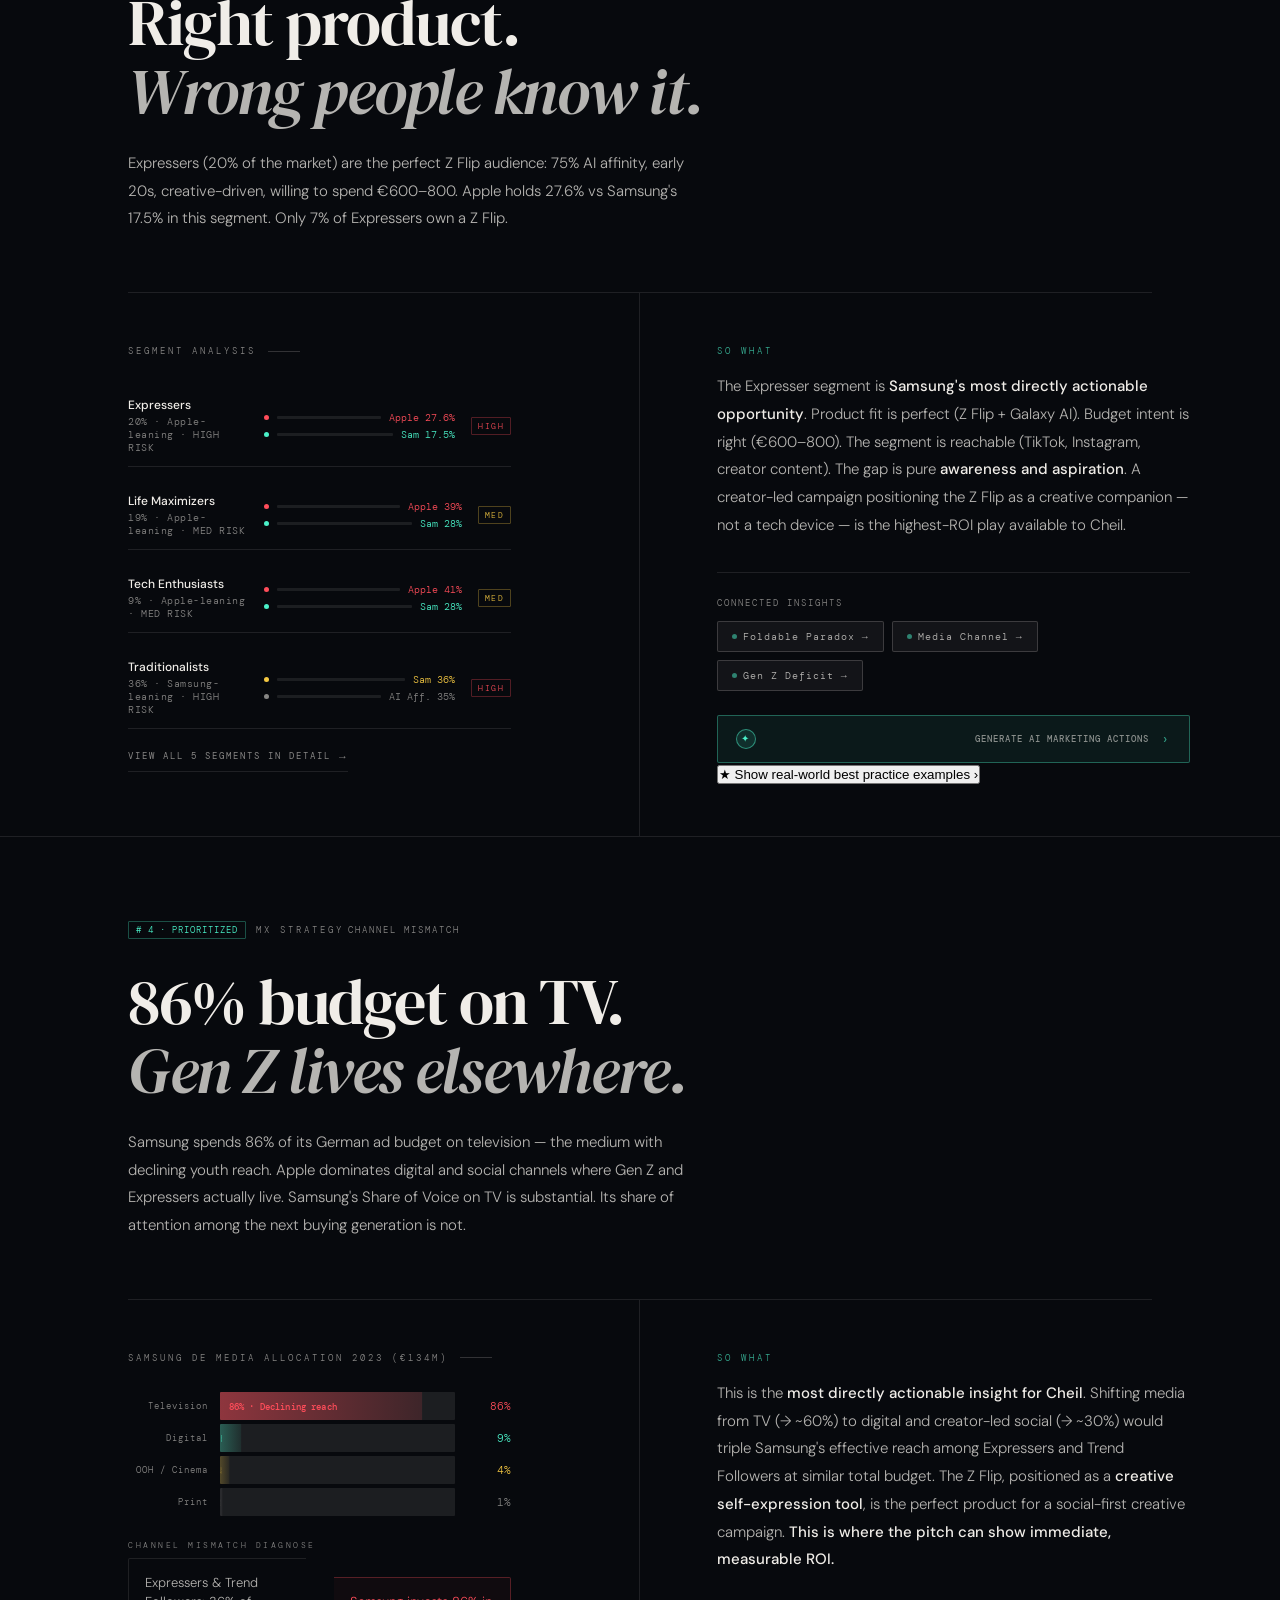
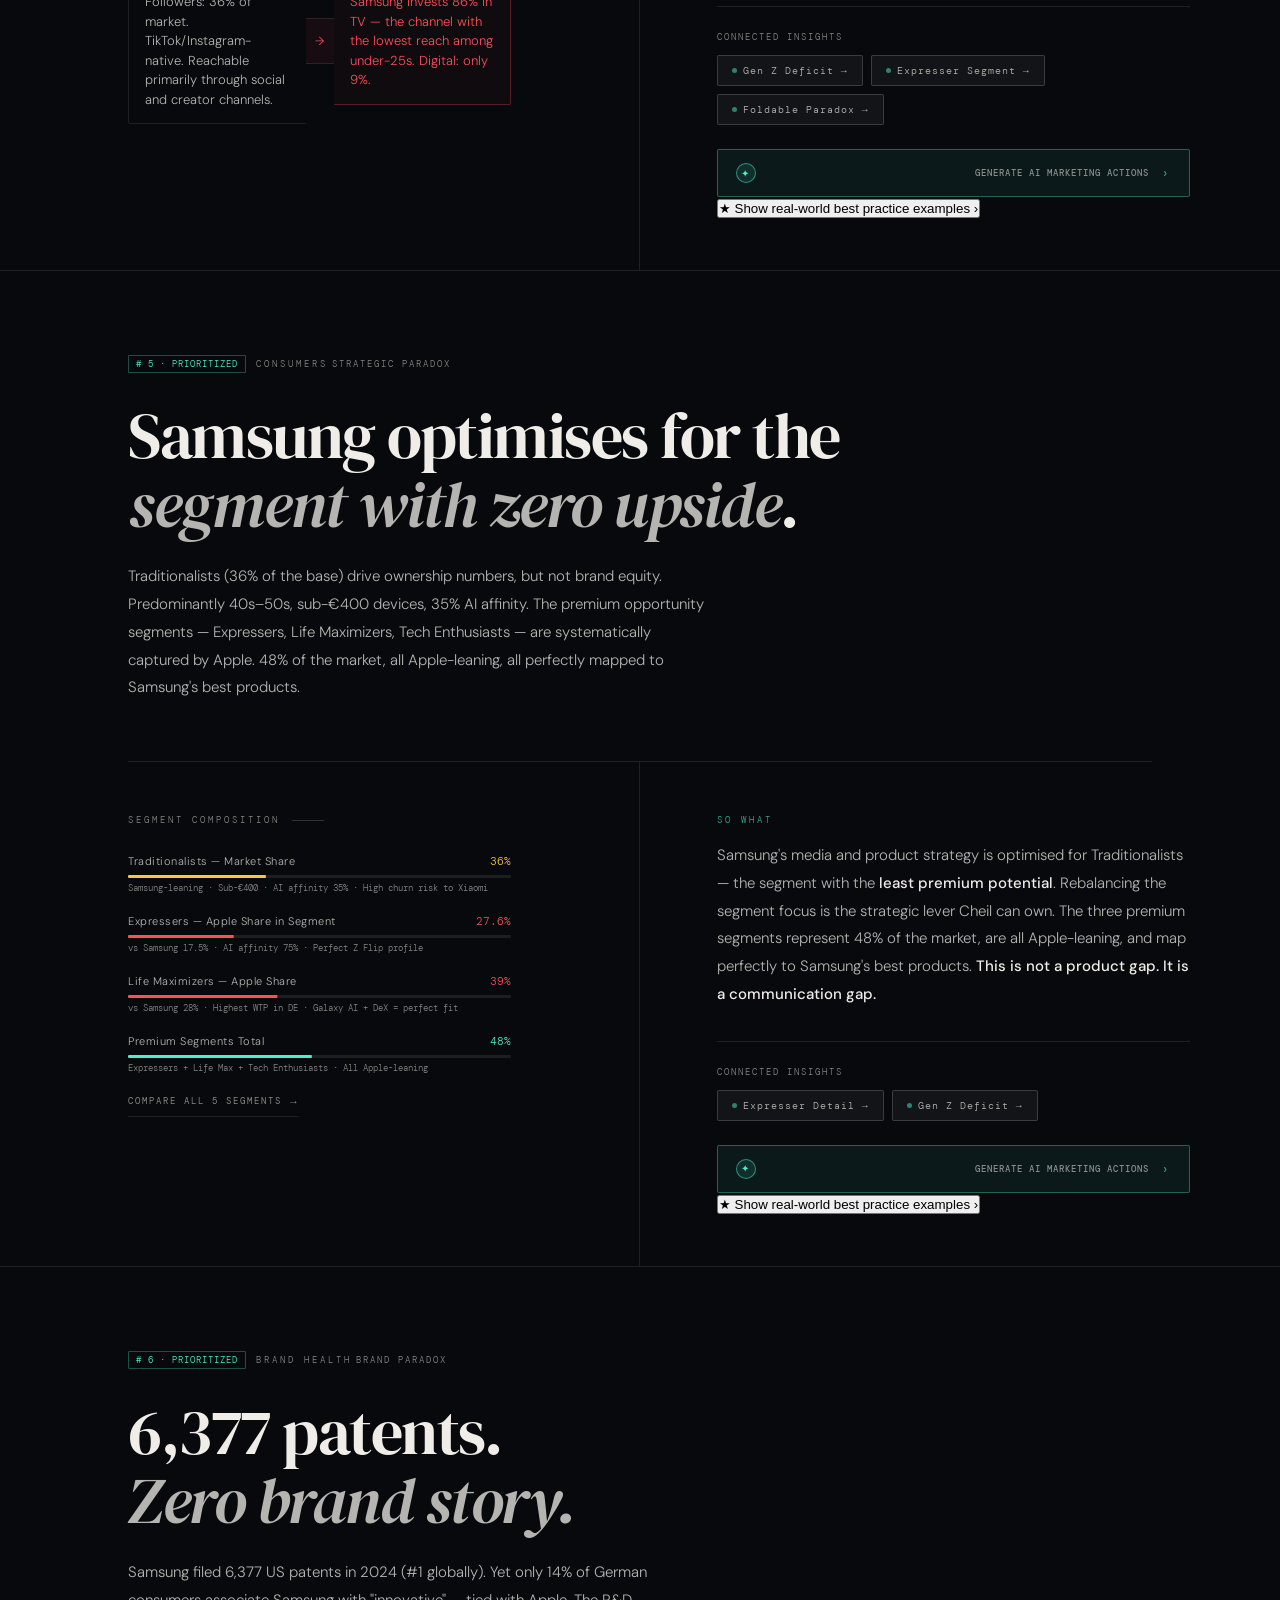
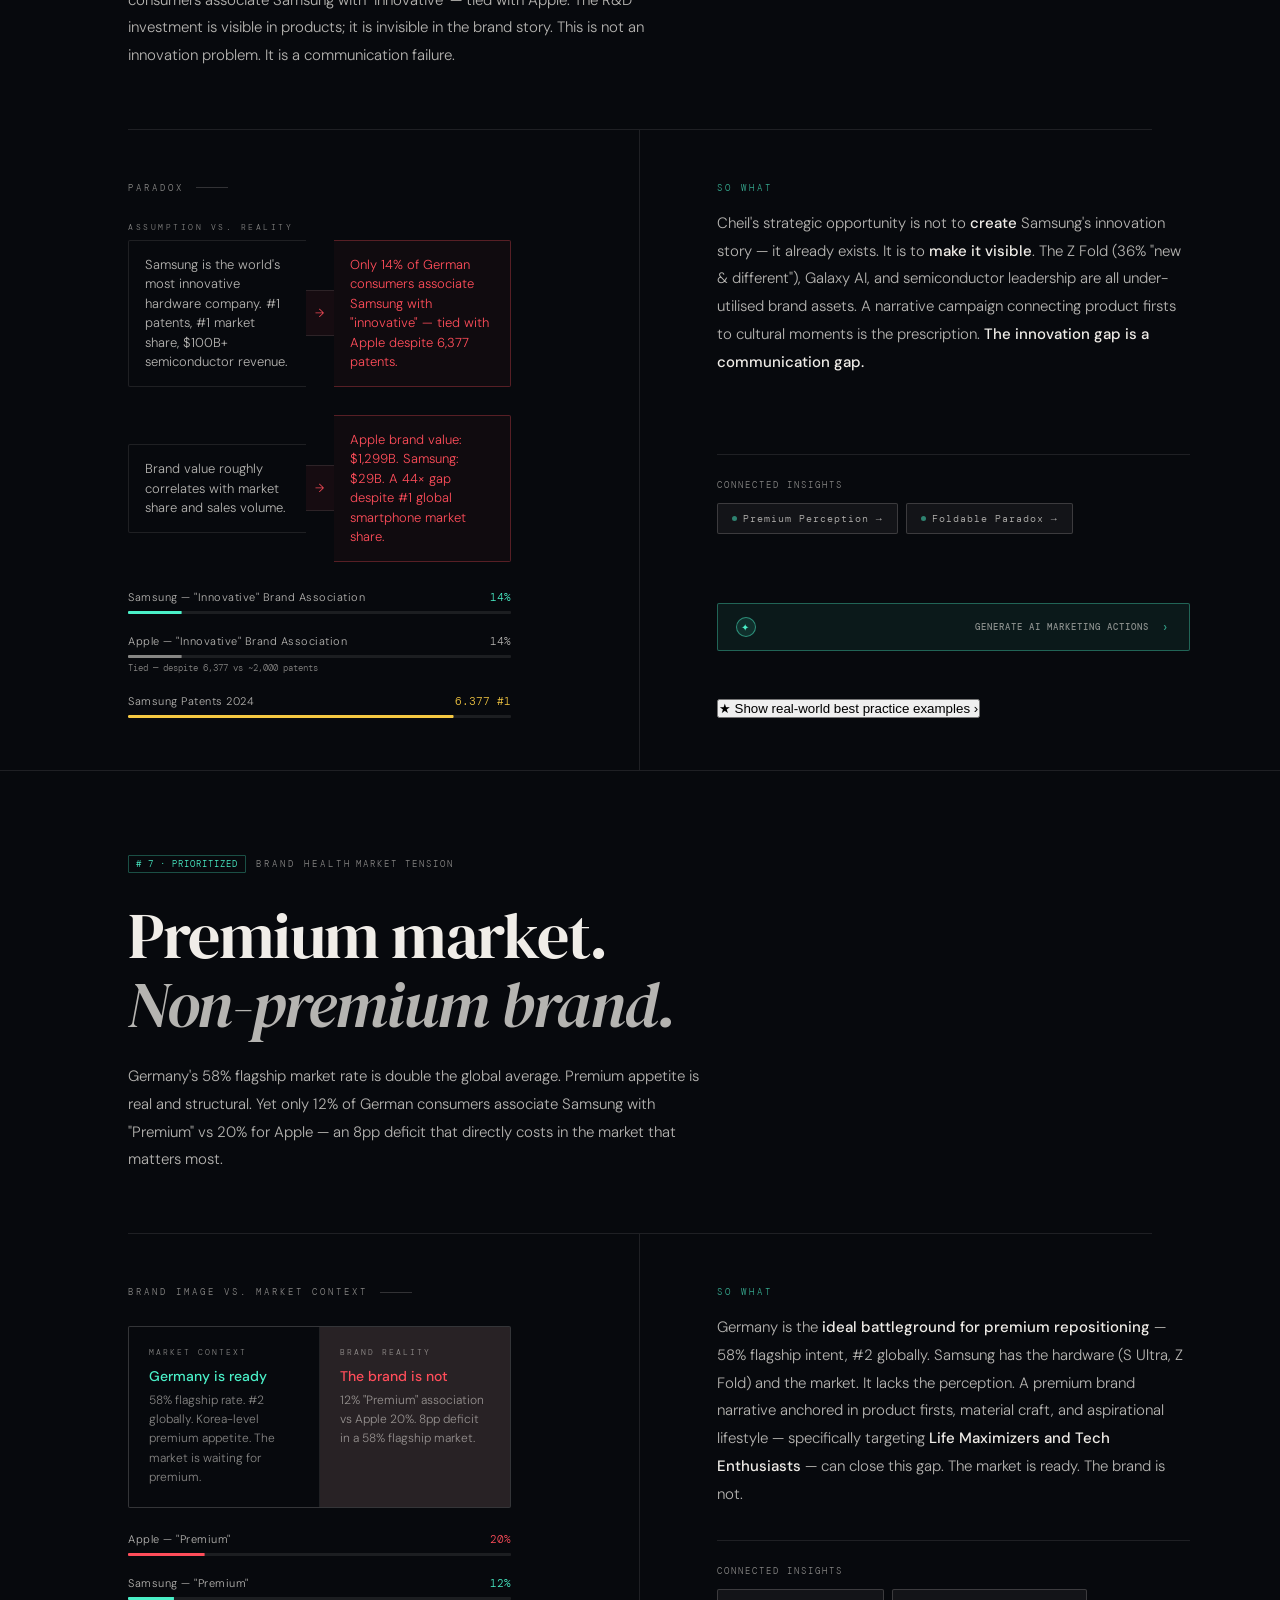
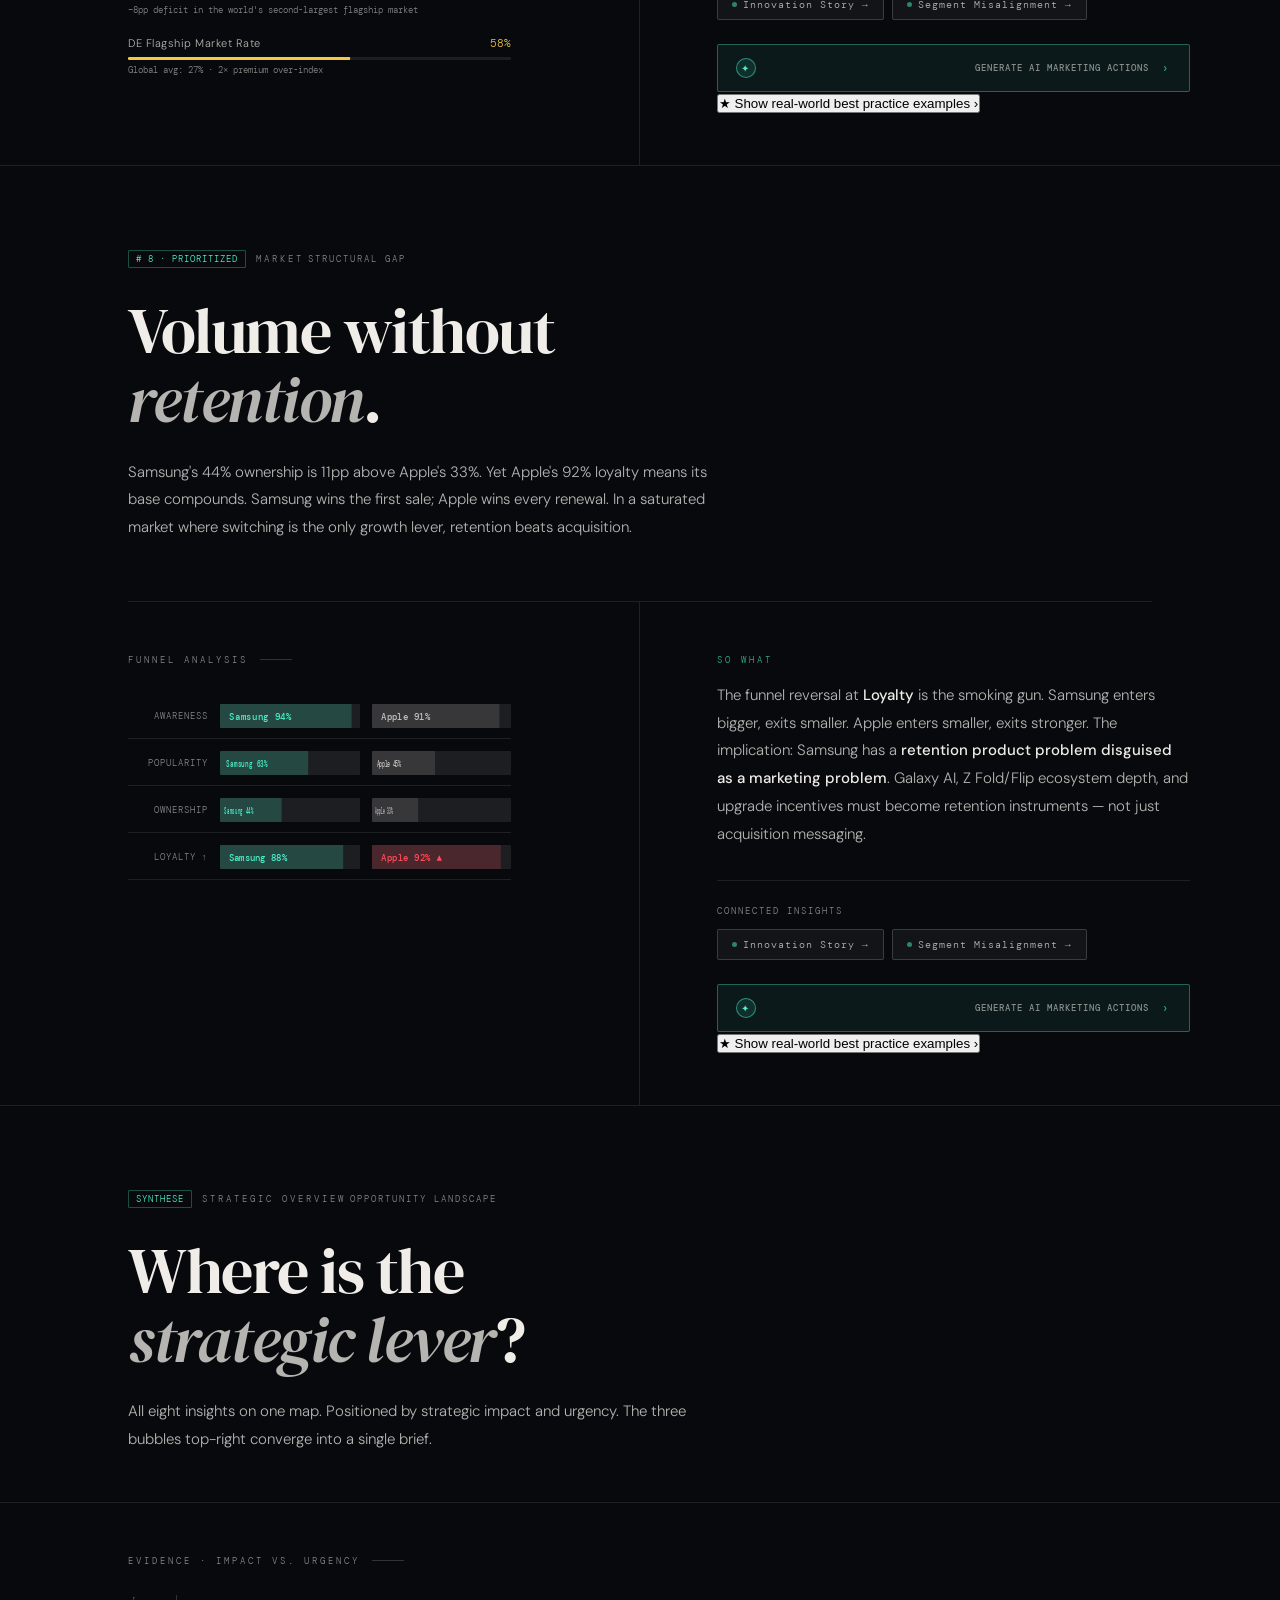
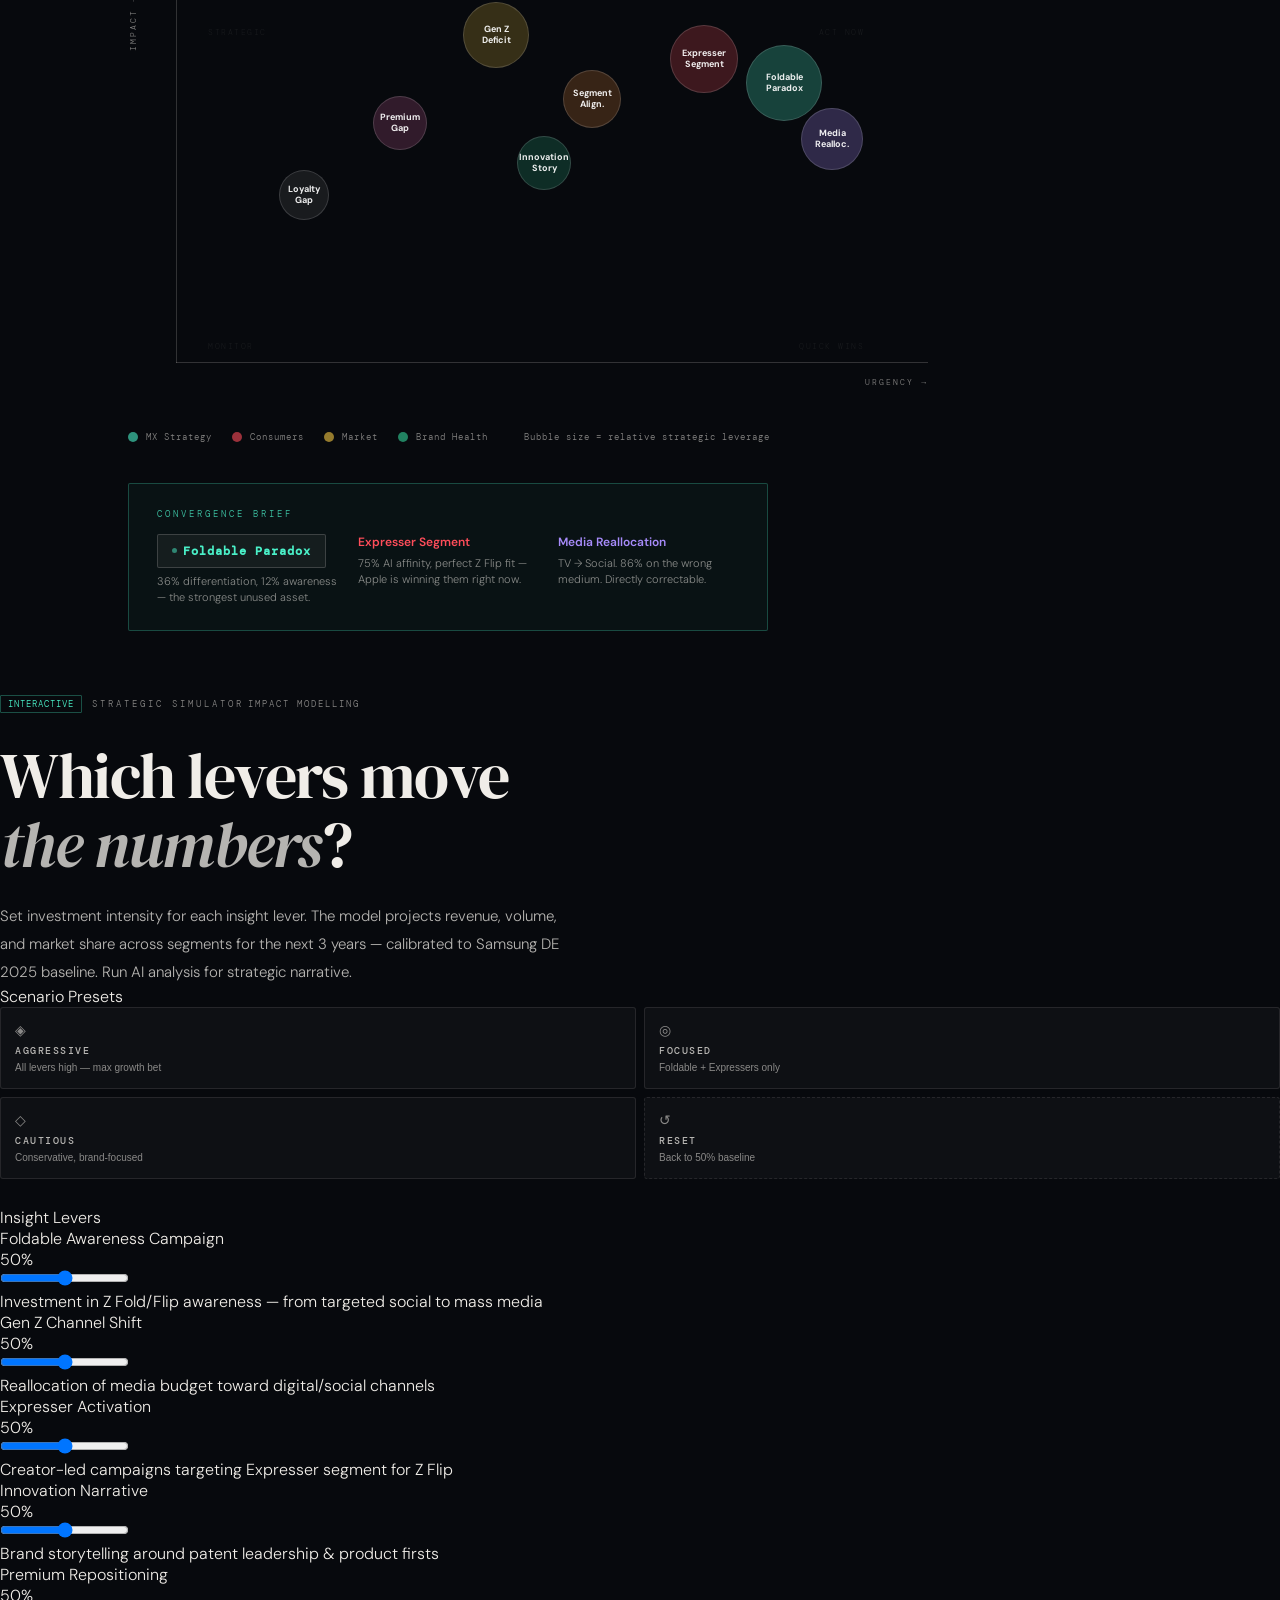
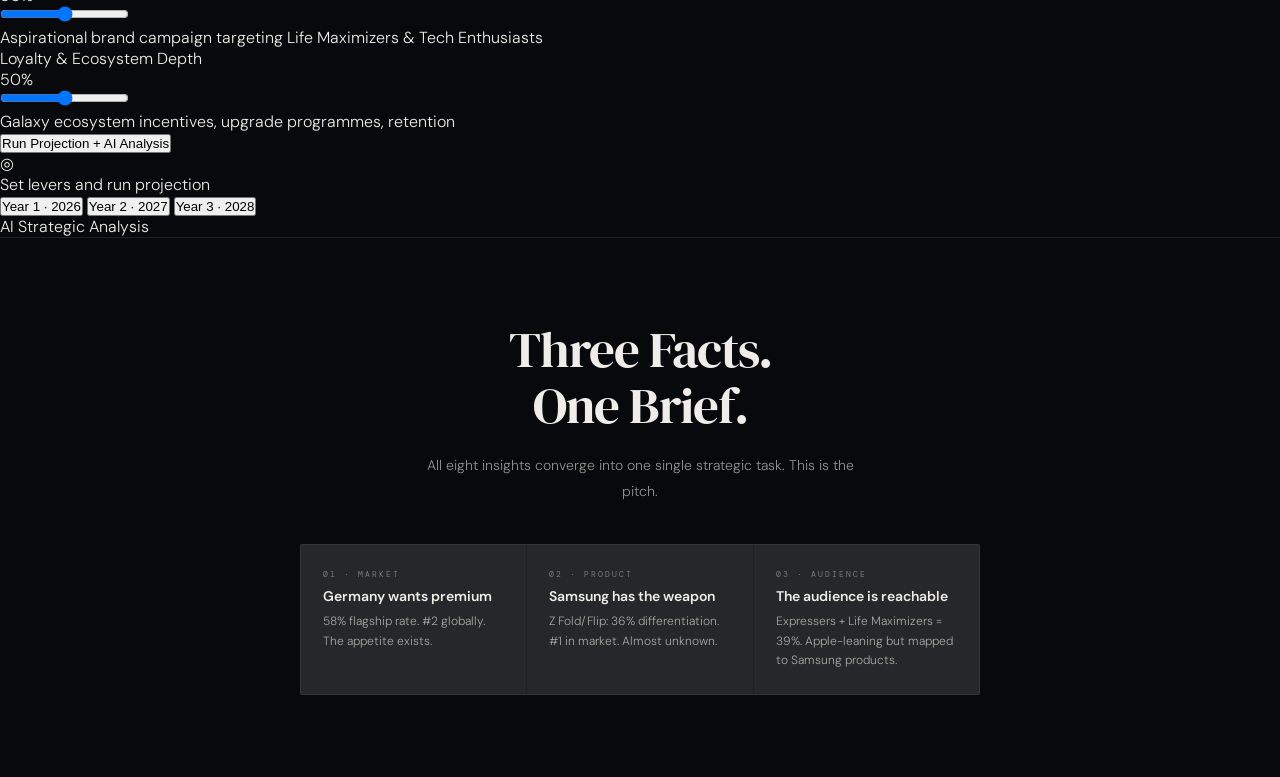
<file: signal-v2.html>
<!DOCTYPE html>
<html lang="de">
<head>
<meta charset="UTF-8">
<meta name="viewport" content="width=device-width, initial-scale=1.0">
<title>SIGNAL — Samsung Intelligence Briefing</title>
<link href="https://fonts.googleapis.com/css2?family=DM+Serif+Display:ital@0;1&family=DM+Mono:wght@300;400;500&family=DM+Sans:ital,wght@0,300;0,400;0,500;1,300&display=swap" rel="stylesheet">
<style>
:root {
  --bg: #07090d;
  --ink: #f0ede8;
  --ink-dim: rgba(240,237,232,0.75);
  --ink-faint: rgba(240,237,232,0.55);
  --ink-ghost: rgba(240,237,232,0.09);
  --accent: #e8f4f0;
  --cyan: #4af0c8;
  --red: #ff4d5a;
  --amber: #f5c842;
  --border: rgba(240,237,232,0.1);
  --border-soft: rgba(240,237,232,0.18);
}

*, *::before, *::after { box-sizing: border-box; margin: 0; padding: 0; }

html { scroll-behavior: smooth; }

body {
  background: var(--bg);
  color: var(--ink);
  font-family: 'DM Sans', sans-serif;
  font-weight: 300;
  overflow-x: hidden;
  cursor: default;
}

/* ── GRAIN ── */
body::before {
  content: '';
  position: fixed; inset: 0;
  background-image: url("data:image/svg+xml,%3Csvg xmlns='http://www.w3.org/2000/svg' width='300' height='300'%3E%3Cfilter id='g'%3E%3CfeTurbulence type='fractalNoise' baseFrequency='0.75' numOctaves='4' stitchTiles='stitch'/%3E%3C/filter%3E%3Crect width='300' height='300' filter='url(%23g)' opacity='0.04'/%3E%3C/svg%3E");
  pointer-events: none;
  z-index: 9998;
}

/* ── PROGRESS STRIP ── */
#progress-strip {
  position: fixed;
  top: 0; left: 0; right: 0;
  height: 2px;
  background: var(--border);
  z-index: 1000;
}
#progress-fill {
  height: 100%;
  background: var(--cyan);
  width: 0%;
  transition: width 0.1s linear;
  box-shadow: 0 0 12px var(--cyan);
}

/* ── CHAPTER DOTS ── */
#chapter-dots {
  position: fixed;
  right: 28px;
  top: 50%;
  transform: translateY(-50%);
  display: flex;
  flex-direction: column;
  gap: 14px;
  z-index: 500;
}

.ch-dot {
  width: 6px;
  height: 6px;
  border-radius: 50%;
  background: var(--ink-faint);
  cursor: pointer;
  transition: all 0.3s;
  position: relative;
}

.ch-dot:hover, .ch-dot.active {
  background: var(--cyan);
  box-shadow: 0 0 8px var(--cyan);
  transform: scale(1.3);
}

.ch-dot .dot-label {
  position: absolute;
  right: 18px;
  top: 50%;
  transform: translateY(-50%);
  font-family: 'DM Mono', monospace;
  font-size: 9px;
  color: var(--ink-dim);
  letter-spacing: 1px;
  white-space: nowrap;
  opacity: 0;
  transition: opacity 0.2s;
  pointer-events: none;
}

.ch-dot:hover .dot-label { opacity: 1; }

/* ── MINI NAV ── */
#mini-nav {
  position: fixed;
  top: 20px;
  left: 32px;
  z-index: 500;
  display: flex;
  align-items: center;
  gap: 20px;
}

.logo-mark {
  font-family: 'DM Mono', monospace;
  font-size: 11px;
  letter-spacing: 5px;
  color: var(--ink-dim);
  text-transform: uppercase;
}

.briefing-tag {
  font-family: 'DM Mono', monospace;
  font-size: 9px;
  letter-spacing: 2px;
  color: var(--ink-faint);
  border: 1px solid var(--border);
  padding: 3px 8px;
  border-radius: 1px;
}

/* ── SECTIONS ── */
.scene {
  min-height: 100vh;
  display: flex;
  align-items: center;
  justify-content: center;
  position: relative;
  padding: 80px 0;
}

.scene-inner {
  width: 100%;
  max-width: 1100px;
  padding: 0 80px;
  position: relative;
}

/* ── OPENING TITLE SCENE ── */
#scene-opening {
  min-height: 100vh;
  display: flex;
  flex-direction: column;
  align-items: flex-start;
  justify-content: center;
  padding: 0 10vw;
  position: relative;
  overflow: hidden;
}

.opening-bg-text {
  position: absolute;
  right: -2%;
  top: 50%;
  transform: translateY(-50%);
  font-family: 'DM Serif Display', serif;
  font-size: clamp(120px, 20vw, 260px);
  color: rgba(255,255,255,0.025);
  line-height: 1;
  pointer-events: none;
  user-select: none;
  letter-spacing: -8px;
}

.opening-eyebrow {
  font-family: 'DM Mono', monospace;
  font-size: 10px;
  letter-spacing: 4px;
  color: var(--cyan);
  text-transform: uppercase;
  margin-bottom: 32px;
  opacity: 0;
  animation: revealUp 0.8s 0.3s ease forwards;
}

.opening-headline {
  font-family: 'DM Serif Display', serif;
  font-size: clamp(48px, 7vw, 96px);
  line-height: 1.05;
  letter-spacing: -2px;
  color: var(--ink);
  margin-bottom: 32px;
  max-width: 700px;
  opacity: 0;
  animation: revealUp 0.9s 0.5s ease forwards;
}

.opening-headline em {
  font-style: italic;
  color: var(--ink-dim);
}

.opening-sub {
  font-size: 16px;
  line-height: 1.8;
  color: var(--ink-dim);
  max-width: 480px;
  margin-bottom: 56px;
  font-weight: 300;
  opacity: 0;
  animation: revealUp 0.8s 0.7s ease forwards;
}

.opening-meta {
  display: flex;
  gap: 40px;
  opacity: 0;
  animation: revealUp 0.8s 0.9s ease forwards;
}

.meta-block {}
.meta-val {
  font-family: 'DM Mono', monospace;
  font-size: 22px;
  color: var(--ink);
  margin-bottom: 4px;
}
.meta-val.neg { color: var(--red); }
.meta-val.pos { color: var(--cyan); }
.meta-val.warn { color: var(--amber); }
.meta-label {
  font-size: 10px;
  color: var(--ink-faint);
  letter-spacing: 1px;
  text-transform: uppercase;
}

.scroll-cue {
  position: absolute;
  bottom: 40px;
  left: 10vw;
  display: flex;
  align-items: center;
  gap: 12px;
  font-family: 'DM Mono', monospace;
  font-size: 9px;
  letter-spacing: 3px;
  color: var(--ink-faint);
  opacity: 0;
  animation: revealUp 0.8s 1.4s ease forwards;
}

.scroll-line {
  width: 40px;
  height: 1px;
  background: var(--ink-faint);
  position: relative;
  overflow: hidden;
}

.scroll-line::after {
  content: '';
  position: absolute;
  top: 0; left: -100%;
  width: 100%; height: 100%;
  background: var(--cyan);
  animation: scrollPulse 2s 2s ease-in-out infinite;
}

@keyframes scrollPulse {
  0% { left: -100%; }
  100% { left: 100%; }
}

/* ── FINDING SCENE ── */
.insight-scene {
  min-height: 100vh;
  display: grid;
  grid-template-rows: auto 1fr;
  position: relative;
  border-top: 1px solid var(--border);
}

.insight-top {
  padding: 80px 10vw 60px;
  position: relative;
}

.insight-top::after {
  content: '';
  position: absolute;
  bottom: 0; left: 10vw; right: 10vw;
  height: 1px;
  background: var(--border);
}

.priority-label {
  display: inline-flex;
  align-items: center;
  gap: 10px;
  font-family: 'DM Mono', monospace;
  font-size: 9px;
  letter-spacing: 3px;
  color: var(--ink-faint);
  text-transform: uppercase;
  margin-bottom: 28px;
}

.priority-rank {
  font-family: 'DM Mono', monospace;
  font-size: 9px;
  color: var(--cyan);
  border: 1px solid rgba(74,240,200,0.3);
  padding: 2px 7px;
  border-radius: 1px;
  letter-spacing: 1px;
}

.insight-type-tag {
  display: inline-block;
  font-family: 'DM Mono', monospace;
  font-size: 9px;
  letter-spacing: 2px;
  color: var(--ink-faint);
  text-transform: uppercase;
  margin-bottom: 12px;
}

.insight-headline {
  font-family: 'DM Serif Display', serif;
  font-size: clamp(32px, 5vw, 64px);
  line-height: 1.08;
  letter-spacing: -1.5px;
  color: var(--ink);
  max-width: 760px;
  margin-bottom: 24px;
}

.insight-headline em {
  font-style: italic;
  color: var(--ink-dim);
}

.insight-thesis {
  font-size: 15px;
  line-height: 1.85;
  color: var(--ink-dim);
  max-width: 580px;
  font-weight: 300;
}

/* ── FINDING BODY ── */
.insight-body {
  display: grid;
  grid-template-columns: 1fr 1fr;
  min-height: 50vh;
}

.insight-evidence {
  padding: 52px 10vw 52px 10vw;
  border-right: 1px solid var(--border);
  position: relative;
}

.insight-sowhat {
  padding: 52px 7vw 52px 6vw;
  display: flex;
  flex-direction: column;
  justify-content: space-between;
}

/* Evidence label */
.ev-label {
  font-family: 'DM Mono', monospace;
  font-size: 9px;
  letter-spacing: 3px;
  color: var(--ink-faint);
  text-transform: uppercase;
  margin-bottom: 28px;
  display: flex;
  align-items: center;
  gap: 12px;
}
.ev-label::after {
  content: '';
  width: 32px;
  height: 1px;
  background: var(--border-soft);
}

/* So what */
.sw-label {
  font-family: 'DM Mono', monospace;
  font-size: 9px;
  letter-spacing: 3px;
  color: var(--cyan);
  text-transform: uppercase;
  margin-bottom: 16px;
  opacity: 0.7;
}

.sw-text {
  font-size: 15px;
  line-height: 1.85;
  color: var(--ink-dim);
  font-weight: 300;
  flex: 1;
  margin-bottom: 32px;
}

.sw-text strong { color: var(--ink); font-weight: 500; }

/* Connections */
.connections {
  border-top: 1px solid var(--border);
  padding-top: 24px;
}

.conn-label {
  font-family: 'DM Mono', monospace;
  font-size: 9px;
  letter-spacing: 2px;
  color: var(--ink-faint);
  text-transform: uppercase;
  margin-bottom: 12px;
}

.conn-pills {
  display: flex;
  flex-wrap: wrap;
  gap: 8px;
}

.conn-pill {
  font-family: 'DM Mono', monospace;
  font-size: 10px;
  letter-spacing: 1px;
  color: var(--ink-dim);
  background: rgba(240,237,232,0.05);
  border: 1px solid var(--border-soft);
  padding: 8px 14px;
  border-radius: 2px;
  cursor: pointer;
  transition: all 0.2s;
  display: inline-flex;
  align-items: center;
  gap: 6px;
}

.conn-pill::before {
  content: '';
  width: 5px; height: 5px;
  border-radius: 50%;
  background: var(--cyan);
  opacity: 0.5;
  flex-shrink: 0;
  transition: opacity 0.2s;
}

.conn-pill:hover {
  color: var(--cyan);
  border-color: rgba(74,240,200,0.5);
  background: rgba(74,240,200,0.06);
}

.conn-pill:hover::before { opacity: 1; }

/* ── DATA VIZ COMPONENTS ── */

/* Comparison numbers */
.compare-nums {
  display: flex;
  align-items: flex-start;
  gap: 40px;
  margin-bottom: 32px;
}

.c-num-block { }

.c-num {
  font-family: 'DM Serif Display', serif;
  font-size: clamp(40px, 5vw, 68px);
  line-height: 1;
  letter-spacing: -2px;
  margin-bottom: 6px;
}

.c-num.dim { color: var(--ink-dim); }
.c-num.danger { color: var(--red); }
.c-num.good { color: var(--cyan); }
.c-num.warn { color: var(--amber); }

.c-brand {
  font-family: 'DM Mono', monospace;
  font-size: 9px;
  letter-spacing: 2px;
  color: var(--ink-faint);
  text-transform: uppercase;
  margin-bottom: 4px;
}

.c-desc {
  font-size: 11px;
  color: var(--ink-faint);
  max-width: 140px;
  line-height: 1.5;
}

.c-divider {
  width: 1px;
  align-self: stretch;
  background: var(--border);
  margin: 8px 0;
}

/* Horizontal bars — minimal */
.h-bars {
  display: flex;
  flex-direction: column;
  gap: 20px;
}

.h-bar-item {}

.h-bar-top {
  display: flex;
  justify-content: space-between;
  align-items: baseline;
  margin-bottom: 7px;
}

.h-bar-name {
  font-size: 11px;
  color: var(--ink-dim);
  letter-spacing: 0.5px;
}

.h-bar-val {
  font-family: 'DM Mono', monospace;
  font-size: 11px;
  color: var(--ink);
}

.h-bar-track {
  height: 3px;
  background: var(--ink-ghost);
  border-radius: 1px;
  overflow: hidden;
  position: relative;
}

.h-bar-fill {
  height: 100%;
  border-radius: 1px;
  transform-origin: left;
  transform: scaleX(0);
  transition: transform 1.2s cubic-bezier(0.16, 1, 0.3, 1);
}

.h-bar-fill.cyan { background: var(--cyan); }
.h-bar-fill.white { background: rgba(240,237,232,0.5); }
.h-bar-fill.red { background: var(--red); }
.h-bar-fill.amber { background: var(--amber); }
.h-bar-fill.ghost { background: var(--ink-faint); }

.h-bar-sub {
  font-family: 'DM Mono', monospace;
  font-size: 9px;
  color: var(--ink-faint);
  margin-top: 4px;
}

/* ── EXPAND OVERLAY ── */
#expand-overlay {
  position: fixed;
  inset: 0;
  background: rgba(7,9,13,0.97);
  z-index: 800;
  display: flex;
  align-items: center;
  justify-content: center;
  opacity: 0;
  pointer-events: none;
  transition: opacity 0.3s ease;
  backdrop-filter: blur(8px);
}

#expand-overlay.open {
  opacity: 1;
  pointer-events: all;
}

#expand-inner {
  max-width: 900px;
  width: 90%;
  max-height: 85vh;
  overflow-y: auto;
  padding: 60px;
  border: 1px solid var(--border-soft);
  position: relative;
  background: rgba(10,13,18,0.99);
}

#expand-inner::-webkit-scrollbar { width: 3px; }
#expand-inner::-webkit-scrollbar-thumb { background: var(--border-soft); }

#expand-close {
  position: absolute;
  top: 24px; right: 24px;
  font-family: 'DM Mono', monospace;
  font-size: 11px;
  color: var(--ink-faint);
  letter-spacing: 2px;
  cursor: pointer;
  transition: color 0.2s;
  background: none;
  border: none;
}

#expand-close:hover { color: var(--ink); }

#expand-content {}

.expand-headline {
  font-family: 'DM Serif Display', serif;
  font-size: 28px;
  letter-spacing: -0.5px;
  color: var(--ink);
  margin-bottom: 8px;
  line-height: 1.2;
}

.expand-sub {
  font-size: 13px;
  color: var(--ink-faint);
  margin-bottom: 36px;
  font-family: 'DM Mono', monospace;
  letter-spacing: 1px;
}

/* Full table in expand */
.data-table {
  width: 100%;
  border-collapse: collapse;
  margin-bottom: 32px;
}

.data-table th {
  font-family: 'DM Mono', monospace;
  font-size: 9px;
  letter-spacing: 2px;
  color: var(--ink-faint);
  text-transform: uppercase;
  text-align: left;
  padding: 8px 16px 8px 0;
  border-bottom: 1px solid var(--border);
  font-weight: 400;
}

.data-table td {
  font-size: 13px;
  padding: 12px 16px 12px 0;
  border-bottom: 1px solid var(--border);
  color: var(--ink-dim);
  vertical-align: top;
}

.data-table td.highlight { color: var(--ink); font-weight: 500; }
.data-table td.good { color: var(--cyan); font-family: 'DM Mono', monospace; }
.data-table td.bad { color: var(--red); font-family: 'DM Mono', monospace; }
.data-table td.warn { color: var(--amber); font-family: 'DM Mono', monospace; }

.expand-insight {
  padding: 20px 24px;
  border-left: 2px solid var(--cyan);
  background: rgba(74,240,200,0.03);
  font-size: 13px;
  line-height: 1.8;
  color: var(--ink-dim);
  margin-top: 24px;
}

.expand-insight strong { color: var(--ink); }

/* ── SEGMENT VIZ ── */
.segment-map {
  display: flex;
  flex-direction: column;
  gap: 14px;
}

.seg-row {
  display: grid;
  grid-template-columns: 120px 1fr auto;
  align-items: center;
  gap: 16px;
  padding: 12px 0;
  border-bottom: 1px solid var(--border);
  cursor: pointer;
  transition: all 0.2s;
}

.seg-row:hover { background: var(--ink-ghost); margin: 0 -12px; padding: 12px 12px; border-radius: 2px; }

.seg-name {
  font-size: 12px;
  font-weight: 500;
  color: var(--ink);
}

.seg-sub {
  font-size: 10px;
  color: var(--ink-faint);
  margin-top: 2px;
  font-family: 'DM Mono', monospace;
  letter-spacing: 0.5px;
}

.seg-bar-wrap {
  position: relative;
}

.seg-dual {
  display: flex;
  flex-direction: column;
  gap: 4px;
}

.seg-bar-row {
  display: flex;
  align-items: center;
  gap: 8px;
}

.seg-brand-dot {
  width: 5px; height: 5px;
  border-radius: 50%;
  flex-shrink: 0;
}

.seg-bar-mini {
  height: 3px;
  border-radius: 1px;
  background: var(--ink-ghost);
  flex: 1;
  overflow: hidden;
}

.seg-bar-fill {
  height: 100%;
  transform-origin: left;
  transform: scaleX(0);
  transition: transform 1s ease;
}

.seg-val {
  font-family: 'DM Mono', monospace;
  font-size: 10px;
  text-align: right;
}

.seg-risk {
  font-family: 'DM Mono', monospace;
  font-size: 8px;
  letter-spacing: 1.5px;
  padding: 3px 6px;
  border-radius: 1px;
}

.risk-h { color: var(--red); border: 1px solid rgba(255,77,90,0.3); }
.risk-m { color: var(--amber); border: 1px solid rgba(245,200,66,0.3); }
.risk-l { color: var(--cyan); border: 1px solid rgba(74,240,200,0.3); }

/* ── CONTRADICTION ── */
.contra-pair {
  margin-bottom: 28px;
  cursor: pointer;
}

.contra-label {
  font-family: 'DM Mono', monospace;
  font-size: 8px;
  letter-spacing: 2.5px;
  color: var(--ink-faint);
  text-transform: uppercase;
  margin-bottom: 8px;
}

.contra-body {
  display: grid;
  grid-template-columns: 1fr 28px 1fr;
  align-items: center;
  gap: 0;
}

.contra-cell {
  padding: 14px 16px;
  font-size: 13px;
  line-height: 1.5;
  color: var(--ink-dim);
  border: 1px solid var(--border);
}

.contra-cell.assumed { border-radius: 2px 0 0 2px; border-right: none; }
.contra-cell.reality {
  border-radius: 0 2px 2px 0;
  border-left: none;
  border-color: rgba(255,77,90,0.3);
  background: rgba(255,77,90,0.04);
  color: var(--red);
}

.contra-arrow-cell {
  display: flex;
  align-items: center;
  justify-content: center;
  padding: 14px 0;
  border-top: 1px solid var(--border);
  border-bottom: 1px solid var(--border);
  font-size: 12px;
  color: var(--red);
  background: rgba(255,77,90,0.06);
}

.contra-pair:hover .contra-cell { border-color: var(--border-soft); }

/* ── TENSION ── */
.tension-box {
  display: grid;
  grid-template-columns: 1fr 1fr;
  gap: 1px;
  background: var(--border);
  border: 1px solid var(--border);
  border-radius: 2px;
  overflow: hidden;
  margin-bottom: 24px;
}

.t-side {
  padding: 20px;
  background: var(--bg);
}

.t-side.right { background: rgba(255,77,90,0.04); }

.t-role {
  font-family: 'DM Mono', monospace;
  font-size: 8px;
  letter-spacing: 2px;
  color: var(--ink-faint);
  text-transform: uppercase;
  margin-bottom: 10px;
}

.t-brand {
  font-size: 14px;
  font-weight: 500;
  margin-bottom: 6px;
}

.t-side.left .t-brand { color: var(--cyan); }
.t-side.right .t-brand { color: var(--red); }

.t-desc {
  font-size: 12px;
  color: var(--ink-faint);
  line-height: 1.6;
}

/* ── FUNNEL ── */
.funnel-steps {
  display: flex;
  flex-direction: column;
  gap: 2px;
}

.f-step {
  display: grid;
  grid-template-columns: 80px 1fr 1fr;
  gap: 12px;
  align-items: center;
  padding: 10px 0;
  border-bottom: 1px solid var(--border);
  opacity: 0;
  transform: translateX(-12px);
  transition: all 0.5s ease;
}

.f-step.in { opacity: 1; transform: translateX(0); }

.f-step-label {
  font-family: 'DM Mono', monospace;
  font-size: 9px;
  color: var(--ink-faint);
  letter-spacing: 1px;
  text-transform: uppercase;
  text-align: right;
}

.f-bar-wrap {
  display: flex;
  align-items: center;
  gap: 10px;
}

.f-bar-bg {
  height: 24px;
  background: var(--ink-ghost);
  border-radius: 1px;
  flex: 1;
  overflow: hidden;
  position: relative;
}

.f-bar-inner {
  height: 100%;
  display: flex;
  align-items: center;
  padding-left: 10px;
  font-family: 'DM Mono', monospace;
  font-size: 10px;
  font-weight: 500;
  transform-origin: left;
  transform: scaleX(0);
  transition: transform 0.9s cubic-bezier(0.16,1,0.3,1);
  white-space: nowrap;
}

.f-bar-inner.samsung-f { background: rgba(74,240,200,0.2); color: var(--cyan); }
.f-bar-inner.apple-f { background: rgba(240,237,232,0.12); color: var(--ink-dim); }

/* ── OPPORTUNITY SCATTER ── */
.opp-scatter {
  position: relative;
  width: 100%;
  aspect-ratio: 1.4;
  max-height: 340px;
}

.opp-canvas {
  position: absolute;
  inset: 24px 0 32px 32px;
  border-left: 1px solid var(--border-soft);
  border-bottom: 1px solid var(--border-soft);
}

.opp-x-label {
  position: absolute;
  bottom: 8px;
  right: 0;
  font-family: 'DM Mono', monospace;
  font-size: 8px;
  letter-spacing: 2px;
  color: var(--ink-faint);
  text-transform: uppercase;
}

.opp-y-label {
  position: absolute;
  top: 8px;
  left: 0;
  font-family: 'DM Mono', monospace;
  font-size: 8px;
  letter-spacing: 2px;
  color: var(--ink-faint);
  text-transform: uppercase;
  writing-mode: vertical-rl;
  transform: rotate(180deg);
}

.opp-node {
  position: absolute;
  transform: translate(-50%, 50%);
  border-radius: 50%;
  cursor: pointer;
  transition: all 0.3s;
  display: flex;
  align-items: center;
  justify-content: center;
  animation: nodeIn 0.6s ease backwards;
}

@keyframes nodeIn {
  from { transform: translate(-50%, 50%) scale(0); opacity: 0; }
  to { transform: translate(-50%, 50%) scale(1); opacity: 1; }
}

.opp-node:hover { filter: brightness(1.4); transform: translate(-50%, 50%) scale(1.1); }

.opp-node-label {
  position: absolute;
  bottom: calc(100% + 6px);
  left: 50%;
  transform: translateX(-50%);
  font-family: 'DM Mono', monospace;
  font-size: 8px;
  letter-spacing: 1px;
  color: var(--ink-dim);
  white-space: nowrap;
  text-align: center;
  pointer-events: none;
}

/* ── MEDIA VIZ ── */
.media-allocation {
  display: flex;
  flex-direction: column;
  gap: 4px;
  margin-bottom: 24px;
}

.ma-row {
  display: grid;
  grid-template-columns: 80px 1fr 44px;
  align-items: center;
  gap: 12px;
}

.ma-label {
  font-family: 'DM Mono', monospace;
  font-size: 9px;
  letter-spacing: 1px;
  color: var(--ink-faint);
  text-align: right;
}

.ma-track {
  height: 28px;
  background: var(--ink-ghost);
  border-radius: 1px;
  overflow: hidden;
}

.ma-fill {
  height: 100%;
  display: flex;
  align-items: center;
  padding: 0 10px;
  transform-origin: left;
  transform: scaleX(0);
  transition: transform 1s cubic-bezier(0.16,1,0.3,1);
  font-family: 'DM Mono', monospace;
  font-size: 10px;
  font-weight: 500;
}

.ma-fill.tv {
  background: linear-gradient(90deg, rgba(255,77,90,0.5), rgba(255,77,90,0.15));
  color: var(--red);
}
.ma-fill.digital {
  background: linear-gradient(90deg, rgba(74,240,200,0.3), rgba(74,240,200,0.08));
  color: var(--cyan);
}
.ma-fill.ooh {
  background: linear-gradient(90deg, rgba(245,200,66,0.25), rgba(245,200,66,0.06));
  color: var(--amber);
}
.ma-fill.print {
  background: rgba(240,237,232,0.06);
  color: var(--ink-faint);
}

.ma-pct {
  font-family: 'DM Mono', monospace;
  font-size: 11px;
  color: var(--ink-dim);
  text-align: right;
}

/* ── GENZ SPLIT ── */
.genz-split {
  display: grid;
  grid-template-columns: 1fr 1fr;
  gap: 1px;
  background: var(--border);
  border: 1px solid var(--border);
  border-radius: 2px;
  overflow: hidden;
  margin-bottom: 24px;
}

.gz-side {
  padding: 28px 24px;
  background: var(--bg);
  text-align: center;
}

.gz-side.apple-gz { background: rgba(240,237,232,0.02); }
.gz-side.samsung-gz { background: rgba(74,240,200,0.03); }

.gz-num {
  font-family: 'DM Serif Display', serif;
  font-size: 56px;
  line-height: 1;
  letter-spacing: -2px;
  margin-bottom: 8px;
}

.gz-side.apple-gz .gz-num { color: var(--ink-dim); }
.gz-side.samsung-gz .gz-num { color: var(--cyan); }

.gz-brand {
  font-family: 'DM Mono', monospace;
  font-size: 8px;
  letter-spacing: 3px;
  color: var(--ink-faint);
  text-transform: uppercase;
  margin-bottom: 6px;
}

.gz-desc {
  font-size: 11px;
  color: var(--ink-faint);
  line-height: 1.5;
}

/* ── EXPAND TRIGGER ── */
.expand-trigger {
  display: inline-flex;
  align-items: center;
  gap: 8px;
  font-family: 'DM Mono', monospace;
  font-size: 9px;
  letter-spacing: 2px;
  color: var(--ink-faint);
  text-transform: uppercase;
  cursor: pointer;
  border: none;
  background: none;
  padding: 8px 0;
  margin-top: 12px;
  transition: color 0.2s;
  border-bottom: 1px solid var(--border);
}

.expand-trigger:hover { color: var(--cyan); border-color: rgba(74,240,200,0.4); }

.expand-trigger::after {
  content: '→';
  font-size: 11px;
}

/* ── CLOSING SCENE ── */
#scene-closing {
  min-height: 60vh;
  display: flex;
  align-items: center;
  justify-content: center;
  flex-direction: column;
  text-align: center;
  padding: 80px 10vw;
  border-top: 1px solid var(--border);
}

.closing-headline {
  font-family: 'DM Serif Display', serif;
  font-size: clamp(28px, 4vw, 52px);
  letter-spacing: -1px;
  color: var(--ink);
  max-width: 600px;
  margin-bottom: 20px;
  line-height: 1.1;
}

.closing-sub {
  font-size: 14px;
  color: rgba(240,237,232,0.6);
  max-width: 440px;
  line-height: 1.8;
  margin-bottom: 40px;
  font-weight: 300;
}

.closing-three {
  display: grid;
  grid-template-columns: repeat(3, 1fr);
  gap: 1px;
  max-width: 680px;
  width: 100%;
  background: var(--border);
  border: 1px solid var(--border);
  border-radius: 2px;
  overflow: hidden;
  text-align: left;
}

.c3-cell {
  padding: 24px 22px;
  background: rgba(240,237,232,0.03);
}

.c3-num {
  font-family: 'DM Mono', monospace;
  font-size: 8px;
  letter-spacing: 2px;
  color: rgba(240,237,232,0.5);
  margin-bottom: 8px;
}

.c3-fact {
  font-size: 14px;
  font-weight: 600;
  color: var(--ink);
  line-height: 1.4;
  margin-bottom: 6px;
}

.c3-desc {
  font-size: 12px;
  color: rgba(240,237,232,0.65);
  line-height: 1.6;
}


/* ── OPPORTUNITY LANDSCAPE ── */
#scene-opportunity {
  min-height: 100vh;
  border-top: 1px solid var(--border);
}

.opp-top {
  padding: 80px 10vw 48px;
  border-bottom: 1px solid var(--border);
}

.opp-body {
  padding: 52px 10vw 60px;
  position: relative;
}

.opp-scatter-wrap {
  position: relative;
  width: 100%;
  max-width: 800px;
  height: 400px;
  margin-top: 8px;
}

.opp-axis-x {
  position: absolute;
  bottom: 32px; left: 48px; right: 0;
  height: 1px;
  background: var(--border-soft);
}

.opp-axis-y {
  position: absolute;
  left: 48px; top: 0; bottom: 32px;
  width: 1px;
  background: var(--border-soft);
}

.opp-axis-label-x {
  position: absolute;
  bottom: 8px; right: 0;
  font-family: 'DM Mono', monospace;
  font-size: 8px; letter-spacing: 2px;
  color: var(--ink-faint); text-transform: uppercase;
}

.opp-axis-label-y {
  position: absolute;
  top: 0; left: 0;
  font-family: 'DM Mono', monospace;
  font-size: 8px; letter-spacing: 2px;
  color: var(--ink-faint); text-transform: uppercase;
  writing-mode: vertical-rl; transform: rotate(180deg);
}

.opp-bubble-wrap {
  position: absolute;
  transform: translate(-50%, 50%);
  cursor: pointer;
  z-index: 10;
}

.opp-bubble-circle {
  border-radius: 50%;
  display: flex; align-items: center; justify-content: center;
  transition: all 0.25s;
  border: 1px solid rgba(255,255,255,0.15);
}

.opp-bubble-wrap:hover .opp-bubble-circle {
  transform: scale(1.14);
  filter: brightness(1.4);
  box-shadow: 0 0 24px rgba(255,255,255,0.15);
}

.opp-bubble-inner {
  font-size: 9px; font-weight: 700;
  text-align: center; line-height: 1.2; padding: 6px;
  color: rgba(255,255,255,0.92);
  pointer-events: none;
}

.opp-bubble-tooltip {
  position: absolute;
  bottom: calc(100% + 10px); left: 50%;
  transform: translateX(-50%);
  background: rgba(8,9,13,0.97);
  border: 1px solid var(--border-soft);
  padding: 8px 12px; border-radius: 2px;
  white-space: nowrap;
  font-family: 'DM Mono', monospace;
  font-size: 9px; letter-spacing: 1px;
  color: var(--ink-dim);
  opacity: 0; transition: opacity 0.2s;
  pointer-events: none; z-index: 20;
}

.opp-bubble-wrap:hover .opp-bubble-tooltip { opacity: 1; }

.opp-quadrant-label {
  position: absolute;
  font-family: 'DM Mono', monospace;
  font-size: 8px; letter-spacing: 1.5px;
  text-transform: uppercase;
  color: rgba(240,237,232,0.07);
  pointer-events: none;
  user-select: none;
}

.opp-legend {
  display: flex; gap: 20px; flex-wrap: wrap;
  margin-top: 36px;
}

.opp-legend-item {
  display: flex; align-items: center; gap: 8px;
  font-family: 'DM Mono', monospace;
  font-size: 9px; color: var(--ink-faint); letter-spacing: 1px;
}

.opp-legend-dot {
  width: 10px; height: 10px;
  border-radius: 50%; flex-shrink: 0;
}


/* ── SIMULATOR OUTPUT ── */
.sim-kpi-row {
  display: grid;
  grid-template-columns: repeat(3, 1fr);
  gap: 1px;
  background: rgba(240,237,232,0.08);
  border-radius: 4px;
  overflow: hidden;
  margin-bottom: 32px;
}

.sim-kpi-cell {
  padding: 24px 22px;
  background: var(--bg);
}

.sim-kpi-label {
  font-family: 'DM Mono', monospace;
  font-size: 8px;
  letter-spacing: 3px;
  color: var(--ink-faint);
  text-transform: uppercase;
  margin-bottom: 12px;
}

.sim-kpi-baseline {
  font-family: 'DM Mono', monospace;
  font-size: 9px;
  color: rgba(240,237,232,0.2);
  margin-bottom: 6px;
  text-decoration: line-through;
  text-decoration-color: rgba(240,237,232,0.15);
}

.sim-kpi-val {
  font-family: 'DM Serif Display', serif;
  font-size: 38px;
  letter-spacing: -2px;
  line-height: 1;
  margin-bottom: 10px;
}

.sim-kpi-val.pos { color: var(--ink); }
.sim-kpi-val.neg { color: var(--red); }
.sim-kpi-val.neutral { color: var(--ink); }

.sim-kpi-delta {
  font-family: 'DM Mono', monospace;
  font-size: 10px;
  display: inline-flex;
  align-items: center;
  gap: 4px;
  padding: 3px 8px;
  border-radius: 2px;
  letter-spacing: 0.5px;
}

.sim-kpi-delta.up {
  color: var(--cyan);
  background: rgba(74,240,200,0.08);
  border: 1px solid rgba(74,240,200,0.2);
}

.sim-kpi-delta.down {
  color: var(--red);
  background: rgba(255,77,90,0.08);
  border: 1px solid rgba(255,77,90,0.2);
}

.sim-segment-title {
  font-family: 'DM Mono', monospace;
  font-size: 8px;
  letter-spacing: 3px;
  color: var(--ink-faint);
  text-transform: uppercase;
  margin-bottom: 16px;
  padding-bottom: 8px;
  border-bottom: 1px solid rgba(240,237,232,0.08);
}

.sim-segment-bars {
  margin-bottom: 8px;
}

.sim-seg-row {
  display: grid;
  grid-template-columns: 140px 1fr 80px;
  align-items: center;
  gap: 16px;
  padding: 10px 0;
  border-bottom: 1px solid rgba(240,237,232,0.05);
}

.sim-seg-row:last-child { border-bottom: none; }

.sim-seg-name {
  font-size: 11px;
  color: var(--ink-dim);
  white-space: nowrap;
}

.sim-seg-bar-wrap {
  position: relative;
  height: 8px;
}

.sim-seg-bar-bg {
  position: absolute;
  inset: 0;
  background: rgba(240,237,232,0.05);
  border-radius: 4px;
}

.sim-seg-bar-baseline {
  position: absolute;
  top: 0; bottom: 0; left: 0;
  background: rgba(240,237,232,0.15);
  border-radius: 4px;
}

.sim-seg-bar-fill {
  position: absolute;
  top: 0; bottom: 0; left: 0;
  border-radius: 4px;
  opacity: 0.8;
  transition: width 0.9s cubic-bezier(0.16,1,0.3,1);
}

.sim-seg-val {
  font-family: 'DM Mono', monospace;
  font-size: 11px;
  text-align: right;
  display: flex;
  flex-direction: column;
  align-items: flex-end;
  gap: 1px;
  line-height: 1.2;
}

.sim-seg-val-main { color: var(--ink); font-weight: 500; }
.sim-seg-val-delta { font-size: 9px; }
.sim-seg-val-delta.pos { color: var(--cyan); }
.sim-seg-val-delta.neg { color: var(--red); }


/* ── SIMULATOR PRESETS ── */
.sim-presets {
  display: grid;
  grid-template-columns: 1fr 1fr;
  gap: 8px;
  margin-bottom: 28px;
}

.sim-preset-card {
  display: flex;
  flex-direction: column;
  align-items: flex-start;
  gap: 4px;
  padding: 14px 14px;
  background: rgba(240,237,232,0.03);
  border: 1px solid rgba(240,237,232,0.1);
  border-radius: 3px;
  cursor: pointer;
  transition: all 0.2s;
  text-align: left;
  color: var(--ink-dim);
}

.sim-preset-card:hover {
  background: rgba(74,240,200,0.06);
  border-color: rgba(74,240,200,0.3);
  color: var(--ink);
}

.sim-preset-card:hover .sim-preset-icon { color: var(--cyan); }

.sim-preset-reset { border-style: dashed; }
.sim-preset-reset:hover { background: rgba(240,237,232,0.04); border-color: rgba(240,237,232,0.25); }
.sim-preset-reset:hover .sim-preset-icon { color: var(--ink-faint); }

.sim-preset-icon {
  font-size: 14px;
  color: var(--ink-faint);
  transition: color 0.2s;
  margin-bottom: 2px;
}

.sim-preset-name {
  font-family: 'DM Mono', monospace;
  font-size: 10px;
  letter-spacing: 1.5px;
  text-transform: uppercase;
  font-weight: 500;
}

.sim-preset-desc {
  font-size: 10px;
  color: var(--ink-faint);
  line-height: 1.3;
  font-weight: 300;
}

/* ── ANIMATIONS ── */
@keyframes revealUp {
  from { opacity: 0; transform: translateY(16px); }
  to { opacity: 1; transform: translateY(0); }
}

.reveal {
  opacity: 0;
  transform: translateY(20px);
  transition: opacity 0.7s ease, transform 0.7s ease;
}

.reveal.in {
  opacity: 1;
  transform: translateY(0);
}

.reveal-delay-1 { transition-delay: 0.1s; }
.reveal-delay-2 { transition-delay: 0.2s; }
.reveal-delay-3 { transition-delay: 0.35s; }
.reveal-delay-4 { transition-delay: 0.5s; }

/* scrollbar */
::-webkit-scrollbar { width: 3px; }
::-webkit-scrollbar-track { background: transparent; }
::-webkit-scrollbar-thumb { background: var(--border-soft); border-radius: 1px; }

/* ── MARKETING ACTIONS ── */
.marketing-actions {
  margin-top: 24px;
}

.ma-trigger {
  display: flex;
  align-items: center;
  gap: 12px;
  background: rgba(74,240,200,0.07);
  border: 1px solid rgba(74,240,200,0.35);
  color: var(--cyan);
  font-family: 'DM Mono', monospace;
  font-size: 10px;
  letter-spacing: 2px;
  text-transform: uppercase;
  padding: 13px 18px;
  border-radius: 2px;
  cursor: pointer;
  transition: all 0.25s;
  width: 100%;
  text-align: left;
}

.ma-trigger:hover {
  background: rgba(74,240,200,0.13);
  border-color: rgba(74,240,200,0.6);
  box-shadow: 0 0 20px rgba(74,240,200,0.1);
}

.ma-trigger .ma-spark {
  width: 20px; height: 20px;
  border-radius: 50%;
  border: 1px solid rgba(74,240,200,0.5);
  display: flex; align-items: center; justify-content: center;
  font-size: 10px;
  flex-shrink: 0;
  transition: all 0.3s;
  background: rgba(74,240,200,0.1);
}

.ma-trigger.loading .ma-spark {
  animation: spin 1s linear infinite;
  border-color: var(--cyan);
  border-right-color: transparent;
  color: transparent;
}

@keyframes spin { to { transform: rotate(360deg); } }

.ma-trigger .ma-label { flex: 1; font-weight: 500; }
.ma-trigger .ma-arrow { margin-left: auto; font-size: 14px; transition: transform 0.2s; opacity: 0.6; }
.ma-trigger.open .ma-arrow { transform: rotate(90deg); }
.ma-trigger:disabled { opacity: 0.6; cursor: wait; }

.ma-results {
  display: none;
  margin-top: 16px;
  animation: fadeIn 0.3s ease;
}

.ma-results.visible { display: block; }

@keyframes fadeIn { from { opacity: 0; transform: translateY(6px); } to { opacity: 1; transform: translateY(0); } }

.ma-category {
  margin-bottom: 16px;
}

.ma-cat-header {
  display: flex;
  align-items: center;
  gap: 8px;
  margin-bottom: 8px;
}

.ma-cat-dot {
  width: 5px; height: 5px;
  border-radius: 50%;
  flex-shrink: 0;
}

.ma-cat-name {
  font-family: 'DM Mono', monospace;
  font-size: 8px;
  letter-spacing: 2px;
  text-transform: uppercase;
  color: var(--ink-faint);
}

.ma-actions-list {
  display: flex;
  flex-direction: column;
  gap: 8px;
  padding-left: 13px;
  border-left: 1px solid var(--border);
}

.ma-action-card {
  padding: 10px 12px;
  background: var(--ink-ghost);
  border-radius: 2px;
  border: 1px solid var(--border);
  transition: border-color 0.2s;
  cursor: default;
}

.ma-action-card:hover { border-color: var(--border-soft); }

.ma-action-title {
  font-size: 12px;
  font-weight: 500;
  color: var(--ink);
  margin-bottom: 4px;
  line-height: 1.3;
}

.ma-action-desc {
  font-size: 11px;
  color: var(--ink-faint);
  line-height: 1.5;
  margin-bottom: 8px;
}

.ma-action-meta {
  display: flex;
  gap: 8px;
}

.ma-badge {
  font-family: 'DM Mono', monospace;
  font-size: 8px;
  letter-spacing: 1px;
  padding: 2px 6px;
  border-radius: 1px;
  border: 1px solid;
}

.ma-badge.impact-h { color: var(--cyan); border-color: rgba(74,240,200,0.3); }
.ma-badge.impact-m { color: var(--amber); border-color: rgba(245,200,66,0.3); }
.ma-badge.effort-h { color: var(--red); border-color: rgba(255,77,90,0.3); }
.ma-badge.effort-m { color: var(--ink-faint); border-color: var(--border); }
.ma-badge.effort-l { color: var(--cyan); border-color: rgba(74,240,200,0.3); }

.ma-error {
  font-family: 'DM Mono', monospace;
  font-size: 10px;
  color: var(--red);
  padding: 12px;
  border: 1px solid rgba(255,77,90,0.2);
  border-radius: 2px;
  background: rgba(255,77,90,0.04);
}

/* Category dot colors */
.dot-pricing { background: #f5c842; }
.dot-promotion { background: #4af0c8; }
.dot-channel { background: #a78bfa; }
.dot-distribution { background: #fb923c; }
.dot-product { background: #34d399; }
.dot-retail { background: #f472b6; }

</style>
</head>
<body>

<!-- Progress -->
<div id="progress-strip"><div id="progress-fill"></div></div>

<!-- Mini nav -->
<div id="mini-nav">
  <div class="logo-mark">Signal</div>
  <div class="briefing-tag">Samsung DE · 2026</div>
</div>

<!-- Chapter dots -->
<div id="chapter-dots">
  <div class="ch-dot active" data-target="scene-opening"><span class="dot-label">Opening</span></div>
  <div class="ch-dot" data-target="scene-f1"><span class="dot-label">Foldable Paradox</span></div>
  <div class="ch-dot" data-target="scene-f2"><span class="dot-label">Gen Z Deficit</span></div>
  <div class="ch-dot" data-target="scene-f3"><span class="dot-label">Expresser Segment</span></div>
  <div class="ch-dot" data-target="scene-f4"><span class="dot-label">Media Misallocation</span></div>
  <div class="ch-dot" data-target="scene-f5"><span class="dot-label">Segment Misalignment</span></div>
  <div class="ch-dot" data-target="scene-f6"><span class="dot-label">Innovation Story</span></div>
  <div class="ch-dot" data-target="scene-f7"><span class="dot-label">Premium Gap</span></div>
  <div class="ch-dot" data-target="scene-f8"><span class="dot-label">Loyalty Gap</span></div>
  <div class="ch-dot" data-target="scene-opportunity"><span class="dot-label">Opportunity Map</span></div>
  <div class="ch-dot" data-target="scene-simulator"><span class="dot-label">Impact Simulator</span></div>
  <div class="ch-dot" data-target="scene-closing"><span class="dot-label">The Brief</span></div>
</div>

<!-- Expand Overlay -->
<div id="expand-overlay">
  <div id="expand-inner">
    <button id="expand-close" onclick="closeExpand()">[ CLOSE ]</button>
    <div id="expand-content"></div>
  </div>
</div>


<!-- ═══════════════════════════════════════════
     OPENING
═══════════════════════════════════════════ -->
<section id="scene-opening">
  <div class="opening-bg-text">DE</div>

  <div class="opening-eyebrow">Samsung Germany · Strategic Intelligence Briefing · 2026</div>
  <div class="opening-headline">Eight Insights.<br>One <em>convergent brief</em>.</div>
  <div class="opening-sub">Ordered by team priority. Each insight builds on the last. The data tells a single story — if you know where to look.</div>

  <div class="opening-meta">
    <div class="meta-block">
      <div class="meta-val neg">−19pp</div>
      <div class="meta-label">Gen Z Gap vs Apple</div>
    </div>
    <div class="meta-block">
      <div class="meta-val warn">44×</div>
      <div class="meta-label">Apple Brand Value Advantage</div>
    </div>
    <div class="meta-block">
      <div class="meta-val neg">12%</div>
      <div class="meta-label">Foldable Awareness DE</div>
    </div>
    <div class="meta-block">
      <div class="meta-val pos">58%</div>
      <div class="meta-label">Flagship Market Rate DE</div>
    </div>
  </div>

  <div class="scroll-cue">
    <div class="scroll-line"></div>
    Scroll to begin
  </div>
</section>


<!-- ═══════════════════════════════════════════
     FINDING 1 — FOLDABLE PARADOX (Rank #1)
═══════════════════════════════════════════ -->
<section class="insight-scene" id="scene-f1">
  <div class="insight-top">
    <div class="priority-label">
      <span class="priority-rank"># 1 · Prioritized</span>
      MX Strategy
    </div>
    <div class="insight-type-tag reveal">Product Paradox</div>
    <div class="insight-headline reveal reveal-delay-1">
      Best differentiation.<br><em>Worst awareness.</em>
    </div>
    <div class="insight-thesis reveal reveal-delay-2">
      The Z Fold leads every competitor on "new &amp; different" (36%), 11pp ahead of the iPhone 14. Samsung's biggest product advantage in Germany. Yet only 12% of consumers know the device exists. The product is real. The narrative is not.
    </div>
  </div>

  <div class="insight-body">
    <div class="insight-evidence reveal">
      <div class="ev-label">Evidenz</div>

      <div class="compare-nums">
        <div class="c-num-block">
          <div class="c-brand">Z Fold "Neu & Anders"</div>
          <div class="c-num warn">36%</div>
          <div class="c-desc">Highest differentiation in market. #1 in DE.</div>
        </div>
        <div class="c-divider"></div>
        <div class="c-num-block">
          <div class="c-brand">Z Fold Awareness</div>
          <div class="c-num danger">12%</div>
          <div class="c-desc">Worst awareness for best product.</div>
        </div>
        <div class="c-divider"></div>
        <div class="c-num-block">
          <div class="c-brand">iPhone 14 Awareness</div>
          <div class="c-num dim">14%</div>
          <div class="c-desc">Marginally higher — despite lower differentiation.</div>
        </div>
      </div>

      <div class="h-bars" id="foldable-bars">
        <div class="h-bar-item">
          <div class="h-bar-top">
            <div class="h-bar-name">Z Fold — "Neu & Anders"</div>
            <div class="h-bar-val" style="color:var(--amber)">36%</div>
          </div>
          <div class="h-bar-track"><div class="h-bar-fill amber" data-pct="36"></div></div>
        </div>
        <div class="h-bar-item">
          <div class="h-bar-top">
            <div class="h-bar-name">iPhone 14 — "Neu & Anders"</div>
            <div class="h-bar-val" style="color:var(--ink-dim)">25%</div>
          </div>
          <div class="h-bar-track"><div class="h-bar-fill white" data-pct="25"></div></div>
        </div>
        <div class="h-bar-item">
          <div class="h-bar-top">
            <div class="h-bar-name">Z Fold Awareness DE</div>
            <div class="h-bar-val" style="color:var(--red)">12%</div>
          </div>
          <div class="h-bar-track"><div class="h-bar-fill red" data-pct="12"></div></div>
        </div>
        <div class="h-bar-item">
          <div class="h-bar-top">
            <div class="h-bar-name">Z Flip "Neu & Anders"</div>
            <div class="h-bar-val" style="color:var(--cyan)">33%</div>
          </div>
          <div class="h-bar-track"><div class="h-bar-fill cyan" data-pct="33"></div></div>
        </div>
        <div class="h-bar-item">
          <div class="h-bar-top">
            <div class="h-bar-name">Expresser Z Flip Ownership</div>
            <div class="h-bar-val" style="color:var(--red)">7%</div>
          </div>
          <div class="h-bar-track"><div class="h-bar-fill red" data-pct="7"></div></div>
        </div>
      </div>

      <button class="expand-trigger" onclick="openExpand('foldable')">View full data</button>
    </div>

    <div class="insight-sowhat reveal reveal-delay-1">
      <div>
        <div class="sw-label">So What</div>
        <div class="sw-text">
          Samsung's strongest product asset in Germany is communicatively invisible. This is not a product problem — it is a <strong>media and creative failure</strong>. Three facts converge into one brief: Germany has the second-highest flagship rate globally (58%). The Z Fold/Flip is the most differentiated product in the market (36%). The segments with the highest premium and AI affinity — <strong>Expressers and Life Maximizers (39% of market)</strong> — are Apple-leaning but reachable. Cheil must connect these three facts into one creative and media strategy.
        </div>
      </div>
      <div class="connections">
        <div class="conn-label">Connected Insights</div>
        <div class="conn-pills">
          <span class="conn-pill" onclick="scrollToScene('scene-f3')">Expresser Segment →</span>
          <span class="conn-pill" onclick="scrollToScene('scene-f4')">Media Misallocation →</span>
          <span class="conn-pill" onclick="scrollToScene('scene-f6')">Innovation Story →</span>
        </div>
      </div>
      <div class="marketing-actions">
        <button class="ma-trigger" onclick="generateActions(this, 'f1')">
          <span class="ma-spark">✦</span>
          <span class="ma-label">Generate AI marketing actions</span>
          <span class="ma-arrow">›</span>
        </button>
        <div class="ma-results" id="ma-f1"></div>
      </div>
      <div class="best-practice">
        <button class="bp-trigger" onclick="generateBestPractice(this, 'f1')">
          <span class="bp-spark">★</span>
          <span class="bp-label">Show real-world best practice examples</span>
          <span class="bp-arrow">›</span>
        </button>
        <div class="bp-results" id="bp-f1"></div>
      </div>
    </div>
  </div>
</section>


<!-- ═══════════════════════════════════════════
     FINDING 2 — GEN Z (Rank #2)
═══════════════════════════════════════════ -->
<section class="insight-scene" id="scene-f2">
  <div class="insight-top">
    <div class="priority-label">
      <span class="priority-rank"># 2 · Prioritized</span>
      Market
    </div>
    <div class="insight-type-tag reveal">Structural Threat</div>
    <div class="insight-headline reveal reveal-delay-1">
      The next buying generation<br><em>belongs to Apple</em>.
    </div>
    <div class="insight-thesis reveal reveal-delay-2">
      Gen Z represents 21% of the German market — but only 15% of Samsung enthusiasts. Apple holds 34%. Every year this cohort ages into purchasing power, Apple's structural advantage widens. This is not a current weakness. It is a compounding problem.
    </div>
  </div>

  <div class="insight-body">
    <div class="insight-evidence reveal">
      <div class="ev-label">Evidenz</div>

      <div class="genz-split">
        <div class="gz-side apple-gz">
          <div class="gz-brand">Apple iPhone</div>
          <div class="gz-num">34%</div>
          <div class="gz-desc">Share of enthusiasts. +13pp above market baseline. Lock-in 18–29: 61–66%.</div>
        </div>
        <div class="gz-side samsung-gz">
          <div class="gz-brand">Samsung Galaxy</div>
          <div class="gz-num">15%</div>
          <div class="gz-desc">Share of enthusiasts. −6pp below market baseline. 86% of media budget on TV.</div>
        </div>
      </div>

      <div class="h-bars" id="genz-bars">
        <div class="h-bar-item">
          <div class="h-bar-top">
            <div class="h-bar-name">Apple Gen Z Enthusiasts</div>
            <div class="h-bar-val" style="color:var(--red)">34%</div>
          </div>
          <div class="h-bar-track"><div class="h-bar-fill red" data-pct="34"></div></div>
          <div class="h-bar-sub">+13pp above market baseline (21%)</div>
        </div>
        <div class="h-bar-item">
          <div class="h-bar-top">
            <div class="h-bar-name">Samsung Gen Z Enthusiasts</div>
            <div class="h-bar-val" style="color:var(--cyan)">15%</div>
          </div>
          <div class="h-bar-track"><div class="h-bar-fill cyan" data-pct="15"></div></div>
          <div class="h-bar-sub">−6pp below market baseline</div>
        </div>
        <div class="h-bar-item">
          <div class="h-bar-top">
            <div class="h-bar-name">Samsung Gen X Enthusiasts</div>
            <div class="h-bar-val" style="color:var(--amber)">38%</div>
          </div>
          <div class="h-bar-track"><div class="h-bar-fill amber" data-pct="38"></div></div>
          <div class="h-bar-sub">Samsung over-indexes in the aging cohort</div>
        </div>
        <div class="h-bar-item">
          <div class="h-bar-top">
            <div class="h-bar-name">Apple Gen X Enthusiasts</div>
            <div class="h-bar-val" style="color:var(--ink-dim)">24%</div>
          </div>
          <div class="h-bar-track"><div class="h-bar-fill white" data-pct="24"></div></div>
        </div>
      </div>

      <button class="expand-trigger" onclick="openExpand('genz')">View full cohort analysis</button>
    </div>

    <div class="insight-sowhat reveal reveal-delay-1">
      <div>
        <div class="sw-label">So What</div>
        <div class="sw-text">
          Samsung over-indexes in Gen X (38% vs Apple's 24%) — the <strong>aging cohort</strong>. Apple owns Gen Z (34% vs 15%). As purchasing power shifts to younger demographics, this is a <strong>slow-moving structural catastrophe</strong>. Reallocation of media from TV (86% of budget) to digital and social is not optional — it is the minimum viable response. Expressers and Trend Followers, both Gen Z-native segments, must become primary communication targets.
        </div>
      </div>
      <div class="connections">
        <div class="conn-label">Connected Insights</div>
        <div class="conn-pills">
          <span class="conn-pill" onclick="scrollToScene('scene-f3')">Expresser Segment →</span>
          <span class="conn-pill" onclick="scrollToScene('scene-f4')">Media Misallocation →</span>
        </div>
      </div>
      <div class="marketing-actions">
        <button class="ma-trigger" onclick="generateActions(this, 'f2')">
          <span class="ma-spark">✦</span>
          <span class="ma-label">Generate AI marketing actions</span>
          <span class="ma-arrow">›</span>
        </button>
        <div class="ma-results" id="ma-f2"></div>
      </div>
      <div class="best-practice">
        <button class="bp-trigger" onclick="generateBestPractice(this, 'f2')">
          <span class="bp-spark">★</span>
          <span class="bp-label">Show real-world best practice examples</span>
          <span class="bp-arrow">›</span>
        </button>
        <div class="bp-results" id="bp-f2"></div>
      </div>
    </div>
  </div>
</section>


<!-- ═══════════════════════════════════════════
     FINDING 3 — EXPRESSERS (Rank #3)
═══════════════════════════════════════════ -->
<section class="insight-scene" id="scene-f3">
  <div class="insight-top">
    <div class="priority-label">
      <span class="priority-rank"># 3 · Prioritized</span>
      Consumers
    </div>
    <div class="insight-type-tag reveal">Product-Audience Mismatch</div>
    <div class="insight-headline reveal reveal-delay-1">
      Right product.<br><em>Wrong people know it.</em>
    </div>
    <div class="insight-thesis reveal reveal-delay-2">
      Expressers (20% of the market) are the perfect Z Flip audience: 75% AI affinity, early 20s, creative-driven, willing to spend €600–800. Apple holds 27.6% vs Samsung's 17.5% in this segment. Only 7% of Expressers own a Z Flip.
    </div>
  </div>

  <div class="insight-body">
    <div class="insight-evidence reveal">
      <div class="ev-label">Segment Analysis</div>

      <div class="segment-map" id="segment-map">
        <div class="seg-row" onclick="openExpand('segment-expressers')">
          <div>
            <div class="seg-name">Expressers</div>
            <div class="seg-sub">20% · Apple-leaning · HIGH RISK</div>
          </div>
          <div class="seg-dual">
            <div class="seg-bar-row">
              <div class="seg-brand-dot" style="background:var(--red)"></div>
              <div class="seg-bar-mini"><div class="seg-bar-fill" style="background:var(--red);width:27.6%"></div></div>
              <div class="seg-val" style="color:var(--red)">Apple 27.6%</div>
            </div>
            <div class="seg-bar-row">
              <div class="seg-brand-dot" style="background:var(--cyan)"></div>
              <div class="seg-bar-mini"><div class="seg-bar-fill" style="background:var(--cyan);width:17.5%"></div></div>
              <div class="seg-val" style="color:var(--cyan)">Sam 17.5%</div>
            </div>
          </div>
          <div class="seg-risk risk-h">HIGH</div>
        </div>

        <div class="seg-row" onclick="openExpand('segment-lifemax')">
          <div>
            <div class="seg-name">Life Maximizers</div>
            <div class="seg-sub">19% · Apple-leaning · MED RISK</div>
          </div>
          <div class="seg-dual">
            <div class="seg-bar-row">
              <div class="seg-brand-dot" style="background:var(--red)"></div>
              <div class="seg-bar-mini"><div class="seg-bar-fill" style="background:var(--red);width:39%"></div></div>
              <div class="seg-val" style="color:var(--red)">Apple 39%</div>
            </div>
            <div class="seg-bar-row">
              <div class="seg-brand-dot" style="background:var(--cyan)"></div>
              <div class="seg-bar-mini"><div class="seg-bar-fill" style="background:var(--cyan);width:28%"></div></div>
              <div class="seg-val" style="color:var(--cyan)">Sam 28%</div>
            </div>
          </div>
          <div class="seg-risk risk-m">MED</div>
        </div>

        <div class="seg-row" onclick="openExpand('segment-tech')">
          <div>
            <div class="seg-name">Tech Enthusiasts</div>
            <div class="seg-sub">9% · Apple-leaning · MED RISK</div>
          </div>
          <div class="seg-dual">
            <div class="seg-bar-row">
              <div class="seg-brand-dot" style="background:var(--red)"></div>
              <div class="seg-bar-mini"><div class="seg-bar-fill" style="background:var(--red);width:41%"></div></div>
              <div class="seg-val" style="color:var(--red)">Apple 41%</div>
            </div>
            <div class="seg-bar-row">
              <div class="seg-brand-dot" style="background:var(--cyan)"></div>
              <div class="seg-bar-mini"><div class="seg-bar-fill" style="background:var(--cyan);width:28%"></div></div>
              <div class="seg-val" style="color:var(--cyan)">Sam 28%</div>
            </div>
          </div>
          <div class="seg-risk risk-m">MED</div>
        </div>

        <div class="seg-row" onclick="openExpand('segment-trad')">
          <div>
            <div class="seg-name">Traditionalists</div>
            <div class="seg-sub">36% · Samsung-leaning · HIGH RISK</div>
          </div>
          <div class="seg-dual">
            <div class="seg-bar-row">
              <div class="seg-brand-dot" style="background:var(--amber)"></div>
              <div class="seg-bar-mini"><div class="seg-bar-fill" style="background:var(--amber);width:36%"></div></div>
              <div class="seg-val" style="color:var(--amber)">Sam 36%</div>
            </div>
            <div class="seg-bar-row">
              <div class="seg-brand-dot" style="background:var(--ink-faint)"></div>
              <div class="seg-bar-mini"><div class="seg-bar-fill" style="background:var(--ink-faint);width:35%"></div></div>
              <div class="seg-val" style="color:var(--ink-faint)">AI Aff. 35%</div>
            </div>
          </div>
          <div class="seg-risk risk-h">HIGH</div>
        </div>
      </div>

      <button class="expand-trigger" onclick="openExpand('all-segments')">View all 5 segments in detail</button>
    </div>

    <div class="insight-sowhat reveal reveal-delay-1">
      <div>
        <div class="sw-label">So What</div>
        <div class="sw-text">
          The Expresser segment is <strong>Samsung's most directly actionable opportunity</strong>. Product fit is perfect (Z Flip + Galaxy AI). Budget intent is right (€600–800). The segment is reachable (TikTok, Instagram, creator content). The gap is pure <strong>awareness and aspiration</strong>. A creator-led campaign positioning the Z Flip as a creative companion — not a tech device — is the highest-ROI play available to Cheil.
        </div>
      </div>
      <div class="connections">
        <div class="conn-label">Connected Insights</div>
        <div class="conn-pills">
          <span class="conn-pill" onclick="scrollToScene('scene-f1')">Foldable Paradox →</span>
          <span class="conn-pill" onclick="scrollToScene('scene-f4')">Media Channel →</span>
          <span class="conn-pill" onclick="scrollToScene('scene-f2')">Gen Z Deficit →</span>
        </div>
      </div>
      <div class="marketing-actions">
        <button class="ma-trigger" onclick="generateActions(this, 'f3')">
          <span class="ma-spark">✦</span>
          <span class="ma-label">Generate AI marketing actions</span>
          <span class="ma-arrow">›</span>
        </button>
        <div class="ma-results" id="ma-f3"></div>
      </div>
      <div class="best-practice">
        <button class="bp-trigger" onclick="generateBestPractice(this, 'f3')">
          <span class="bp-spark">★</span>
          <span class="bp-label">Show real-world best practice examples</span>
          <span class="bp-arrow">›</span>
        </button>
        <div class="bp-results" id="bp-f3"></div>
      </div>
    </div>
  </div>
</section>


<!-- ═══════════════════════════════════════════
     FINDING 4 — MEDIA (Rank #4)
═══════════════════════════════════════════ -->
<section class="insight-scene" id="scene-f4">
  <div class="insight-top">
    <div class="priority-label">
      <span class="priority-rank"># 4 · Prioritized</span>
      MX Strategy
    </div>
    <div class="insight-type-tag reveal">Channel Mismatch</div>
    <div class="insight-headline reveal reveal-delay-1">
      86% budget on TV.<br><em>Gen Z lives elsewhere.</em>
    </div>
    <div class="insight-thesis reveal reveal-delay-2">
      Samsung spends 86% of its German ad budget on television — the medium with declining youth reach. Apple dominates digital and social channels where Gen Z and Expressers actually live. Samsung's Share of Voice on TV is substantial. Its share of attention among the next buying generation is not.
    </div>
  </div>

  <div class="insight-body">
    <div class="insight-evidence reveal">
      <div class="ev-label">Samsung DE Media Allocation 2023 (€134M)</div>

      <div class="media-allocation" id="media-alloc">
        <div class="ma-row">
          <div class="ma-label">Television</div>
          <div class="ma-track"><div class="ma-fill tv" data-pct="86">86% · Declining reach</div></div>
          <div class="ma-pct" style="color:var(--red)">86%</div>
        </div>
        <div class="ma-row">
          <div class="ma-label">Digital</div>
          <div class="ma-track"><div class="ma-fill digital" data-pct="9">9%</div></div>
          <div class="ma-pct" style="color:var(--cyan)">9%</div>
        </div>
        <div class="ma-row">
          <div class="ma-label">OOH / Cinema</div>
          <div class="ma-track"><div class="ma-fill ooh" data-pct="4">4%</div></div>
          <div class="ma-pct" style="color:var(--amber)">4%</div>
        </div>
        <div class="ma-row">
          <div class="ma-label">Print</div>
          <div class="ma-track"><div class="ma-fill print" data-pct="1">1%</div></div>
          <div class="ma-pct" style="color:var(--ink-faint)">1%</div>
        </div>
      </div>

      <div class="contra-pair" style="margin-top:20px">
        <div class="contra-label">Channel Mismatch Diagnose</div>
        <div class="contra-body">
          <div class="contra-cell assumed">Expressers &amp; Trend Followers: 36% of market. TikTok/Instagram-native. Reachable primarily through social and creator channels.</div>
          <div class="contra-arrow-cell">→</div>
          <div class="contra-cell reality">Samsung invests 86% in TV — the channel with the lowest reach among under-25s. Digital: only 9%.</div>
        </div>
      </div>
    </div>

    <div class="insight-sowhat reveal reveal-delay-1">
      <div>
        <div class="sw-label">So What</div>
        <div class="sw-text">
          This is the <strong>most directly actionable insight for Cheil</strong>. Shifting media from TV (→ ~60%) to digital and creator-led social (→ ~30%) would triple Samsung's effective reach among Expressers and Trend Followers at similar total budget. The Z Flip, positioned as a <strong>creative self-expression tool</strong>, is the perfect product for a social-first creative campaign. <strong>This is where the pitch can show immediate, measurable ROI.</strong>
        </div>
      </div>
      <div class="connections">
        <div class="conn-label">Connected Insights</div>
        <div class="conn-pills">
          <span class="conn-pill" onclick="scrollToScene('scene-f2')">Gen Z Deficit →</span>
          <span class="conn-pill" onclick="scrollToScene('scene-f3')">Expresser Segment →</span>
          <span class="conn-pill" onclick="scrollToScene('scene-f1')">Foldable Paradox →</span>
        </div>
      </div>
      <div class="marketing-actions">
        <button class="ma-trigger" onclick="generateActions(this, 'f4')">
          <span class="ma-spark">✦</span>
          <span class="ma-label">Generate AI marketing actions</span>
          <span class="ma-arrow">›</span>
        </button>
        <div class="ma-results" id="ma-f4"></div>
      </div>
      <div class="best-practice">
        <button class="bp-trigger" onclick="generateBestPractice(this, 'f4')">
          <span class="bp-spark">★</span>
          <span class="bp-label">Show real-world best practice examples</span>
          <span class="bp-arrow">›</span>
        </button>
        <div class="bp-results" id="bp-f4"></div>
      </div>
    </div>
  </div>
</section>


<!-- ═══════════════════════════════════════════
     FINDING 5 — SEGMENT MISALIGNMENT (Rank #5)
═══════════════════════════════════════════ -->
<section class="insight-scene" id="scene-f5">
  <div class="insight-top">
    <div class="priority-label">
      <span class="priority-rank"># 5 · Prioritized</span>
      Consumers
    </div>
    <div class="insight-type-tag reveal">Strategic Paradox</div>
    <div class="insight-headline reveal reveal-delay-1">
      Samsung optimises for the<br><em>segment with zero upside</em>.
    </div>
    <div class="insight-thesis reveal reveal-delay-2">
      Traditionalists (36% of the base) drive ownership numbers, but not brand equity. Predominantly 40s–50s, sub-€400 devices, 35% AI affinity. The premium opportunity segments — Expressers, Life Maximizers, Tech Enthusiasts — are systematically captured by Apple. 48% of the market, all Apple-leaning, all perfectly mapped to Samsung's best products.
    </div>
  </div>

  <div class="insight-body">
    <div class="insight-evidence reveal">
      <div class="ev-label">Segment Composition</div>

      <div class="h-bars">
        <div class="h-bar-item">
          <div class="h-bar-top">
            <div class="h-bar-name">Traditionalists — Market Share</div>
            <div class="h-bar-val" style="color:var(--amber)">36%</div>
          </div>
          <div class="h-bar-track"><div class="h-bar-fill amber" data-pct="36"></div></div>
          <div class="h-bar-sub">Samsung-leaning · Sub-€400 · AI affinity 35% · High churn risk to Xiaomi</div>
        </div>
        <div class="h-bar-item">
          <div class="h-bar-top">
            <div class="h-bar-name">Expressers — Apple Share in Segment</div>
            <div class="h-bar-val" style="color:var(--red)">27.6%</div>
          </div>
          <div class="h-bar-track"><div class="h-bar-fill red" data-pct="27.6"></div></div>
          <div class="h-bar-sub">vs Samsung 17.5% · AI affinity 75% · Perfect Z Flip profile</div>
        </div>
        <div class="h-bar-item">
          <div class="h-bar-top">
            <div class="h-bar-name">Life Maximizers — Apple Share</div>
            <div class="h-bar-val" style="color:var(--red)">39%</div>
          </div>
          <div class="h-bar-track"><div class="h-bar-fill red" data-pct="39"></div></div>
          <div class="h-bar-sub">vs Samsung 28% · Highest WTP in DE · Galaxy AI + DeX = perfect fit</div>
        </div>
        <div class="h-bar-item">
          <div class="h-bar-top">
            <div class="h-bar-name">Premium Segments Total</div>
            <div class="h-bar-val" style="color:var(--cyan)">48%</div>
          </div>
          <div class="h-bar-track"><div class="h-bar-fill cyan" data-pct="48"></div></div>
          <div class="h-bar-sub">Expressers + Life Max + Tech Enthusiasts · All Apple-leaning</div>
        </div>
      </div>

      <button class="expand-trigger" onclick="openExpand('all-segments')">Compare all 5 segments</button>
    </div>

    <div class="insight-sowhat reveal reveal-delay-1">
      <div>
        <div class="sw-label">So What</div>
        <div class="sw-text">
          Samsung's media and product strategy is optimised for Traditionalists — the segment with the <strong>least premium potential</strong>. Rebalancing the segment focus is the strategic lever Cheil can own. The three premium segments represent 48% of the market, are all Apple-leaning, and map perfectly to Samsung's best products. <strong>This is not a product gap. It is a communication gap.</strong>
        </div>
      </div>
      <div class="connections">
        <div class="conn-label">Connected Insights</div>
        <div class="conn-pills">
          <span class="conn-pill" onclick="scrollToScene('scene-f3')">Expresser Detail →</span>
          <span class="conn-pill" onclick="scrollToScene('scene-f2')">Gen Z Deficit →</span>
        </div>
      </div>
      <div class="marketing-actions">
        <button class="ma-trigger" onclick="generateActions(this, 'f5')">
          <span class="ma-spark">✦</span>
          <span class="ma-label">Generate AI marketing actions</span>
          <span class="ma-arrow">›</span>
        </button>
        <div class="ma-results" id="ma-f5"></div>
      </div>
      <div class="best-practice">
        <button class="bp-trigger" onclick="generateBestPractice(this, 'f5')">
          <span class="bp-spark">★</span>
          <span class="bp-label">Show real-world best practice examples</span>
          <span class="bp-arrow">›</span>
        </button>
        <div class="bp-results" id="bp-f5"></div>
      </div>
    </div>
  </div>
</section>


<!-- ═══════════════════════════════════════════
     FINDING 6 — INNOVATION (Rank #6)
═══════════════════════════════════════════ -->
<section class="insight-scene" id="scene-f6">
  <div class="insight-top">
    <div class="priority-label">
      <span class="priority-rank"># 6 · Prioritized</span>
      Brand Health
    </div>
    <div class="insight-type-tag reveal">Brand Paradox</div>
    <div class="insight-headline reveal reveal-delay-1">
      6,377 patents.<br><em>Zero brand story.</em>
    </div>
    <div class="insight-thesis reveal reveal-delay-2">
      Samsung filed 6,377 US patents in 2024 (#1 globally). Yet only 14% of German consumers associate Samsung with "innovative" — tied with Apple. The R&D investment is visible in products; it is invisible in the brand story. This is not an innovation problem. It is a communication failure.
    </div>
  </div>

  <div class="insight-body">
    <div class="insight-evidence reveal">
      <div class="ev-label">Paradox</div>

      <div class="contra-pair" onclick="openExpand('innovation')">
        <div class="contra-label">Assumption vs. Reality</div>
        <div class="contra-body">
          <div class="contra-cell assumed">Samsung is the world's most innovative hardware company. #1 patents, #1 market share, $100B+ semiconductor revenue.</div>
          <div class="contra-arrow-cell">→</div>
          <div class="contra-cell reality">Only 14% of German consumers associate Samsung with "innovative" — tied with Apple despite 6,377 patents.</div>
        </div>
      </div>

      <div class="contra-pair" style="margin-top:16px" onclick="openExpand('innovation')">
        <div class="contra-body">
          <div class="contra-cell assumed">Brand value roughly correlates with market share and sales volume.</div>
          <div class="contra-arrow-cell">→</div>
          <div class="contra-cell reality">Apple brand value: $1,299B. Samsung: $29B. A 44× gap despite #1 global smartphone market share.</div>
        </div>
      </div>

      <div class="h-bars" style="margin-top:28px">
        <div class="h-bar-item">
          <div class="h-bar-top">
            <div class="h-bar-name">Samsung — "Innovative" Brand Association</div>
            <div class="h-bar-val" style="color:var(--cyan)">14%</div>
          </div>
          <div class="h-bar-track"><div class="h-bar-fill cyan" data-pct="14"></div></div>
        </div>
        <div class="h-bar-item">
          <div class="h-bar-top">
            <div class="h-bar-name">Apple — "Innovative" Brand Association</div>
            <div class="h-bar-val" style="color:var(--ink-dim)">14%</div>
          </div>
          <div class="h-bar-track"><div class="h-bar-fill white" data-pct="14"></div></div>
          <div class="h-bar-sub">Tied — despite 6,377 vs ~2,000 patents</div>
        </div>
        <div class="h-bar-item">
          <div class="h-bar-top">
            <div class="h-bar-name">Samsung Patents 2024</div>
            <div class="h-bar-val" style="color:var(--amber)">6.377 #1</div>
          </div>
          <div class="h-bar-track"><div class="h-bar-fill amber" data-pct="85"></div></div>
        </div>
      </div>
    </div>

    <div class="insight-sowhat reveal reveal-delay-1">
      <div>
        <div class="sw-label">So What</div>
        <div class="sw-text">
          Cheil's strategic opportunity is not to <strong>create</strong> Samsung's innovation story — it already exists. It is to <strong>make it visible</strong>. The Z Fold (36% "new &amp; different"), Galaxy AI, and semiconductor leadership are all under-utilised brand assets. A narrative campaign connecting product firsts to cultural moments is the prescription. <strong>The innovation gap is a communication gap.</strong>
        </div>
      </div>
      <div class="connections">
        <div class="conn-label">Connected Insights</div>
        <div class="conn-pills">
          <span class="conn-pill" onclick="scrollToScene('scene-f7')">Premium Perception →</span>
          <span class="conn-pill" onclick="scrollToScene('scene-f1')">Foldable Paradox →</span>
        </div>
      </div>
      <div class="marketing-actions">
        <button class="ma-trigger" onclick="generateActions(this, 'f6')">
          <span class="ma-spark">✦</span>
          <span class="ma-label">Generate AI marketing actions</span>
          <span class="ma-arrow">›</span>
        </button>
        <div class="ma-results" id="ma-f6"></div>
      </div>
      <div class="best-practice">
        <button class="bp-trigger" onclick="generateBestPractice(this, 'f6')">
          <span class="bp-spark">★</span>
          <span class="bp-label">Show real-world best practice examples</span>
          <span class="bp-arrow">›</span>
        </button>
        <div class="bp-results" id="bp-f6"></div>
      </div>
    </div>
  </div>
</section>


<!-- ═══════════════════════════════════════════
     FINDING 7 — PREMIUM GAP (Rank #7)
═══════════════════════════════════════════ -->
<section class="insight-scene" id="scene-f7">
  <div class="insight-top">
    <div class="priority-label">
      <span class="priority-rank"># 7 · Prioritized</span>
      Brand Health
    </div>
    <div class="insight-type-tag reveal">Market Tension</div>
    <div class="insight-headline reveal reveal-delay-1">
      Premium market.<br><em>Non-premium brand.</em>
    </div>
    <div class="insight-thesis reveal reveal-delay-2">
      Germany's 58% flagship market rate is double the global average. Premium appetite is real and structural. Yet only 12% of German consumers associate Samsung with "Premium" vs 20% for Apple — an 8pp deficit that directly costs in the market that matters most.
    </div>
  </div>

  <div class="insight-body">
    <div class="insight-evidence reveal">
      <div class="ev-label">Brand Image vs. Market Context</div>

      <div class="tension-box">
        <div class="t-side left">
          <div class="t-role">Market Context</div>
          <div class="t-brand">Germany is ready</div>
          <div class="t-desc">58% flagship rate. #2 globally. Korea-level premium appetite. The market is waiting for premium.</div>
        </div>
        <div class="t-side right">
          <div class="t-role">Brand Reality</div>
          <div class="t-brand">The brand is not</div>
          <div class="t-desc">12% "Premium" association vs Apple 20%. 8pp deficit in a 58% flagship market.</div>
        </div>
      </div>

      <div class="h-bars">
        <div class="h-bar-item">
          <div class="h-bar-top">
            <div class="h-bar-name">Apple — "Premium"</div>
            <div class="h-bar-val" style="color:var(--red)">20%</div>
          </div>
          <div class="h-bar-track"><div class="h-bar-fill red" data-pct="20"></div></div>
        </div>
        <div class="h-bar-item">
          <div class="h-bar-top">
            <div class="h-bar-name">Samsung — "Premium"</div>
            <div class="h-bar-val" style="color:var(--cyan)">12%</div>
          </div>
          <div class="h-bar-track"><div class="h-bar-fill cyan" data-pct="12"></div></div>
          <div class="h-bar-sub">−8pp deficit in the world's second-largest flagship market</div>
        </div>
        <div class="h-bar-item">
          <div class="h-bar-top">
            <div class="h-bar-name">DE Flagship Market Rate</div>
            <div class="h-bar-val" style="color:var(--amber)">58%</div>
          </div>
          <div class="h-bar-track"><div class="h-bar-fill amber" data-pct="58"></div></div>
          <div class="h-bar-sub">Global avg: 27% · 2× premium over-index</div>
        </div>
      </div>
    </div>

    <div class="insight-sowhat reveal reveal-delay-1">
      <div>
        <div class="sw-label">So What</div>
        <div class="sw-text">
          Germany is the <strong>ideal battleground for premium repositioning</strong> — 58% flagship intent, #2 globally. Samsung has the hardware (S Ultra, Z Fold) and the market. It lacks the perception. A premium brand narrative anchored in product firsts, material craft, and aspirational lifestyle — specifically targeting <strong>Life Maximizers and Tech Enthusiasts</strong> — can close this gap. The market is ready. The brand is not.
        </div>
      </div>
      <div class="connections">
        <div class="conn-label">Connected Insights</div>
        <div class="conn-pills">
          <span class="conn-pill" onclick="scrollToScene('scene-f6')">Innovation Story →</span>
          <span class="conn-pill" onclick="scrollToScene('scene-f5')">Segment Misalignment →</span>
        </div>
      </div>
      <div class="marketing-actions">
        <button class="ma-trigger" onclick="generateActions(this, 'f7')">
          <span class="ma-spark">✦</span>
          <span class="ma-label">Generate AI marketing actions</span>
          <span class="ma-arrow">›</span>
        </button>
        <div class="ma-results" id="ma-f7"></div>
      </div>
      <div class="best-practice">
        <button class="bp-trigger" onclick="generateBestPractice(this, 'f7')">
          <span class="bp-spark">★</span>
          <span class="bp-label">Show real-world best practice examples</span>
          <span class="bp-arrow">›</span>
        </button>
        <div class="bp-results" id="bp-f7"></div>
      </div>
    </div>
  </div>
</section>


<!-- ═══════════════════════════════════════════
     FINDING 8 — LOYALTY GAP (Rank #8)
═══════════════════════════════════════════ -->
<section class="insight-scene" id="scene-f8">
  <div class="insight-top">
    <div class="priority-label">
      <span class="priority-rank"># 8 · Prioritized</span>
      Market
    </div>
    <div class="insight-type-tag reveal">Structural Gap</div>
    <div class="insight-headline reveal reveal-delay-1">
      Volume without<br><em>retention</em>.
    </div>
    <div class="insight-thesis reveal reveal-delay-2">
      Samsung's 44% ownership is 11pp above Apple's 33%. Yet Apple's 92% loyalty means its base compounds. Samsung wins the first sale; Apple wins every renewal. In a saturated market where switching is the only growth lever, retention beats acquisition.
    </div>
  </div>

  <div class="insight-body">
    <div class="insight-evidence reveal">
      <div class="ev-label">Funnel Analysis</div>

      <div class="funnel-steps" id="funnel-steps">
        <div class="f-step">
          <div class="f-step-label">Awareness</div>
          <div class="f-bar-wrap">
            <div class="f-bar-bg" style="flex:1"><div class="f-bar-inner samsung-f" data-pct="94">Samsung 94%</div></div>
          </div>
          <div class="f-bar-wrap">
            <div class="f-bar-bg" style="flex:1"><div class="f-bar-inner apple-f" data-pct="91">Apple 91%</div></div>
          </div>
        </div>
        <div class="f-step">
          <div class="f-step-label">Popularity</div>
          <div class="f-bar-wrap">
            <div class="f-bar-bg" style="flex:1"><div class="f-bar-inner samsung-f" data-pct="63">Samsung 63%</div></div>
          </div>
          <div class="f-bar-wrap">
            <div class="f-bar-bg" style="flex:1"><div class="f-bar-inner apple-f" data-pct="45">Apple 45%</div></div>
          </div>
        </div>
        <div class="f-step">
          <div class="f-step-label">Ownership</div>
          <div class="f-bar-wrap">
            <div class="f-bar-bg" style="flex:1"><div class="f-bar-inner samsung-f" data-pct="44">Samsung 44%</div></div>
          </div>
          <div class="f-bar-wrap">
            <div class="f-bar-bg" style="flex:1"><div class="f-bar-inner apple-f" data-pct="33">Apple 33%</div></div>
          </div>
        </div>
        <div class="f-step">
          <div class="f-step-label">Loyalty ↑</div>
          <div class="f-bar-wrap">
            <div class="f-bar-bg" style="flex:1"><div class="f-bar-inner samsung-f" data-pct="88">Samsung 88%</div></div>
          </div>
          <div class="f-bar-wrap">
            <div class="f-bar-bg" style="flex:1"><div class="f-bar-inner apple-f" style="background:rgba(255,77,90,0.2);color:var(--red)" data-pct="92">Apple 92% ▲</div></div>
          </div>
        </div>
      </div>
    </div>

    <div class="insight-sowhat reveal reveal-delay-1">
      <div>
        <div class="sw-label">So What</div>
        <div class="sw-text">
          The funnel reversal at <strong>Loyalty</strong> is the smoking gun. Samsung enters bigger, exits smaller. Apple enters smaller, exits stronger. The implication: Samsung has a <strong>retention product problem disguised as a marketing problem</strong>. Galaxy AI, Z Fold/Flip ecosystem depth, and upgrade incentives must become retention instruments — not just acquisition messaging.
        </div>
      </div>
      <div class="connections">
        <div class="conn-label">Connected Insights</div>
        <div class="conn-pills">
          <span class="conn-pill" onclick="scrollToScene('scene-f6')">Innovation Story →</span>
          <span class="conn-pill" onclick="scrollToScene('scene-f5')">Segment Misalignment →</span>
        </div>
      </div>
      <div class="marketing-actions">
        <button class="ma-trigger" onclick="generateActions(this, 'f8')">
          <span class="ma-spark">✦</span>
          <span class="ma-label">Generate AI marketing actions</span>
          <span class="ma-arrow">›</span>
        </button>
        <div class="ma-results" id="ma-f8"></div>
      </div>
      <div class="best-practice">
        <button class="bp-trigger" onclick="generateBestPractice(this, 'f8')">
          <span class="bp-spark">★</span>
          <span class="bp-label">Show real-world best practice examples</span>
          <span class="bp-arrow">›</span>
        </button>
        <div class="bp-results" id="bp-f8"></div>
      </div>
    </div>
  </div>
</section>



<!-- ═══════════════════════════════════════════
     OPPORTUNITY LANDSCAPE — SYNTHESIS
═══════════════════════════════════════════ -->
<section id="scene-opportunity">
  <div class="opp-top">
    <div class="priority-label">
      <span class="priority-rank">Synthese</span>
      Strategic Overview
    </div>
    <div class="insight-type-tag reveal">Opportunity Landscape</div>
    <div class="insight-headline reveal reveal-delay-1">
      Where is the<br><em>strategic lever</em>?
    </div>
    <div class="insight-thesis reveal reveal-delay-2">
      All eight insights on one map. Positioned by strategic impact and urgency. The three bubbles top-right converge into a single brief.
    </div>
  </div>

  <div class="opp-body">
    <div class="ev-label">Evidence · Impact vs. Urgency</div>

    <div class="opp-scatter-wrap" id="opp-scatter">
      <div class="opp-axis-y"></div>
      <div class="opp-axis-x"></div>
      <div class="opp-axis-label-x">Urgency →</div>
      <div class="opp-axis-label-y">Impact →</div>

      <!-- Quadrant labels -->
      <div class="opp-quadrant-label" style="right:8%;top:8%">ACT NOW</div>
      <div class="opp-quadrant-label" style="left:10%;top:8%">STRATEGIC</div>
      <div class="opp-quadrant-label" style="right:8%;bottom:44px">QUICK WINS</div>
      <div class="opp-quadrant-label" style="left:10%;bottom:44px">MONITOR</div>

      <!-- Bubbles: left% = x (dringlichkeit), bottom% = y (impact) from axis origin -->
      <!-- f1: Foldable Paradox — high impact, high urgency -->
      <div class="opp-bubble-wrap" style="left:82%;bottom:78%" data-scene="scene-f1" onclick="scrollToScene('scene-f1')">
        <div class="opp-bubble-circle" style="width:76px;height:76px;background:rgba(74,240,200,0.25);">
          <div class="opp-bubble-inner">Foldable<br>Paradox</div>
        </div>
        <div class="opp-bubble-tooltip">Insight #1 · MX Strategy · HIGH IMPACT</div>
      </div>

      <!-- f3: Expresser Segment — high impact, high urgency -->
      <div class="opp-bubble-wrap" style="left:72%;bottom:84%" data-scene="scene-f3" onclick="scrollToScene('scene-f3')">
        <div class="opp-bubble-circle" style="width:68px;height:68px;background:rgba(255,77,90,0.22);">
          <div class="opp-bubble-inner">Expresser<br>Segment</div>
        </div>
        <div class="opp-bubble-tooltip">Insight #3 · Consumers · HIGH IMPACT</div>
      </div>

      <!-- f4: Media Budget — high urgency, high impact -->
      <div class="opp-bubble-wrap" style="left:88%;bottom:64%" data-scene="scene-f4" onclick="scrollToScene('scene-f4')">
        <div class="opp-bubble-circle" style="width:62px;height:62px;background:rgba(167,139,250,0.25);">
          <div class="opp-bubble-inner">Media<br>Realloc.</div>
        </div>
        <div class="opp-bubble-tooltip">Insight #4 · MX Strategy · DIRECTLY ACTIONABLE</div>
      </div>

      <!-- f2: Gen Z — high impact, medium urgency -->
      <div class="opp-bubble-wrap" style="left:46%;bottom:90%" data-scene="scene-f2" onclick="scrollToScene('scene-f2')">
        <div class="opp-bubble-circle" style="width:66px;height:66px;background:rgba(245,200,66,0.2);">
          <div class="opp-bubble-inner">Gen Z<br>Deficit</div>
        </div>
        <div class="opp-bubble-tooltip">Insight #2 · Market · STRUCTURAL</div>
      </div>

      <!-- f5: Segment Misalignment — high impact, medium urgency -->
      <div class="opp-bubble-wrap" style="left:58%;bottom:74%" data-scene="scene-f5" onclick="scrollToScene('scene-f5')">
        <div class="opp-bubble-circle" style="width:58px;height:58px;background:rgba(251,146,60,0.2);">
          <div class="opp-bubble-inner">Segment<br>Align.</div>
        </div>
        <div class="opp-bubble-tooltip">Insight #5 · Consumers · MID-TERM</div>
      </div>

      <!-- f6: Innovation Story — medium impact, medium urgency -->
      <div class="opp-bubble-wrap" style="left:52%;bottom:58%" data-scene="scene-f6" onclick="scrollToScene('scene-f6')">
        <div class="opp-bubble-circle" style="width:54px;height:54px;background:rgba(52,211,153,0.18);">
          <div class="opp-bubble-inner">Innovation<br>Story</div>
        </div>
        <div class="opp-bubble-tooltip">Insight #6 · Brand · NARRATIVE</div>
      </div>

      <!-- f7: Premium Gap — medium-high impact, lower urgency -->
      <div class="opp-bubble-wrap" style="left:34%;bottom:68%" data-scene="scene-f7" onclick="scrollToScene('scene-f7')">
        <div class="opp-bubble-circle" style="width:54px;height:54px;background:rgba(244,114,182,0.18);">
          <div class="opp-bubble-inner">Premium<br>Gap</div>
        </div>
        <div class="opp-bubble-tooltip">Insight #7 · Brand · BRAND BUILD</div>
      </div>

      <!-- f8: Loyalty — medium impact, lower urgency -->
      <div class="opp-bubble-wrap" style="left:22%;bottom:50%" data-scene="scene-f8" onclick="scrollToScene('scene-f8')">
        <div class="opp-bubble-circle" style="width:50px;height:50px;background:rgba(240,237,232,0.08);">
          <div class="opp-bubble-inner">Loyalty<br>Gap</div>
        </div>
        <div class="opp-bubble-tooltip">Insight #8 · Market · LONG-TERM</div>
      </div>

    </div>

    <div class="opp-legend">
      <div class="opp-legend-item"><div class="opp-legend-dot" style="background:rgba(74,240,200,0.6)"></div>MX Strategy</div>
      <div class="opp-legend-item"><div class="opp-legend-dot" style="background:rgba(255,77,90,0.6)"></div>Consumers</div>
      <div class="opp-legend-item"><div class="opp-legend-dot" style="background:rgba(245,200,66,0.6)"></div>Market</div>
      <div class="opp-legend-item"><div class="opp-legend-dot" style="background:rgba(52,211,153,0.6)"></div>Brand Health</div>
      <div class="opp-legend-item" style="margin-left:16px;color:var(--ink-faint)">Bubble size = relative strategic leverage</div>
    </div>

    <!-- Convergence callout -->
    <div style="margin-top:40px;max-width:640px;border:1px solid rgba(74,240,200,0.25);border-radius:2px;padding:24px 28px;background:rgba(74,240,200,0.04);">
      <div style="font-family:'DM Mono',monospace;font-size:9px;letter-spacing:3px;color:var(--cyan);margin-bottom:14px;opacity:0.8;">CONVERGENCE BRIEF</div>
      <div style="display:grid;grid-template-columns:1fr 1fr 1fr;gap:20px;">
        <div>
          <div style="font-size:12px;font-weight:600;color:var(--cyan);margin-bottom:5px;" onclick="scrollToScene('scene-f1')" class="conn-pill" style="display:block">Foldable Paradox</div>
          <div style="font-size:11px;color:var(--ink-faint);line-height:1.5;">36% differentiation, 12% awareness — the strongest unused asset.</div>
        </div>
        <div>
          <div style="font-size:12px;font-weight:600;color:var(--red);margin-bottom:5px;">Expresser Segment</div>
          <div style="font-size:11px;color:var(--ink-faint);line-height:1.5;">75% AI affinity, perfect Z Flip fit — Apple is winning them right now.</div>
        </div>
        <div>
          <div style="font-size:12px;font-weight:600;color:#a78bfa;margin-bottom:5px;">Media Reallocation</div>
          <div style="font-size:11px;color:var(--ink-faint);line-height:1.5;">TV → Social. 86% on the wrong medium. Directly correctable.</div>
        </div>
      </div>
    </div>
  </div>
</section>



<!-- ═══════════════════════════════════════════
     IMPACT SIMULATOR
═══════════════════════════════════════════ -->
<section id="scene-simulator">
  <div class="sim-top">
    <div class="priority-label">
      <span class="priority-rank">Interactive</span>
      Strategic Simulator
    </div>
    <div class="insight-type-tag reveal">Impact Modelling</div>
    <div class="insight-headline reveal reveal-delay-1">
      Which levers move<br><em>the numbers</em>?
    </div>
    <div class="insight-thesis reveal reveal-delay-2">
      Set investment intensity for each insight lever. The model projects revenue, volume, and market share across segments for the next 3 years — calibrated to Samsung DE 2025 baseline. Run AI analysis for strategic narrative.
    </div>
  </div>

  <div class="sim-body">

    <!-- ── CONTROLS ── -->
    <div class="sim-controls">
      <div class="sim-section-label">Scenario Presets</div>
      <div class="sim-presets">
        <button class="sim-preset-card" onclick="applyPreset('aggressive')">
          <span class="sim-preset-icon">◈</span>
          <span class="sim-preset-name">Aggressive</span>
          <span class="sim-preset-desc">All levers high — max growth bet</span>
        </button>
        <button class="sim-preset-card" onclick="applyPreset('focused')">
          <span class="sim-preset-icon">◎</span>
          <span class="sim-preset-name">Focused</span>
          <span class="sim-preset-desc">Foldable + Expressers only</span>
        </button>
        <button class="sim-preset-card" onclick="applyPreset('cautious')">
          <span class="sim-preset-icon">◇</span>
          <span class="sim-preset-name">Cautious</span>
          <span class="sim-preset-desc">Conservative, brand-focused</span>
        </button>
        <button class="sim-preset-card sim-preset-reset" onclick="applyPreset('reset')">
          <span class="sim-preset-icon">↺</span>
          <span class="sim-preset-name">Reset</span>
          <span class="sim-preset-desc">Back to 50% baseline</span>
        </button>
      </div>

      <div class="sim-section-label">Insight Levers</div>

      <div class="sim-lever">
        <div class="sim-lever-header">
          <div class="sim-lever-name">Foldable Awareness Campaign</div>
          <div class="sim-lever-val" id="lv-f1-val">50%</div>
        </div>
        <input type="range" class="sim-slider" id="lv-f1" min="0" max="100" value="50" oninput="updateLever('f1',this.value)">
        <div class="sim-lever-desc">Investment in Z Fold/Flip awareness — from targeted social to mass media</div>
      </div>

      <div class="sim-lever">
        <div class="sim-lever-header">
          <div class="sim-lever-name">Gen Z Channel Shift</div>
          <div class="sim-lever-val" id="lv-f2-val">50%</div>
        </div>
        <input type="range" class="sim-slider" id="lv-f2" min="0" max="100" value="50" oninput="updateLever('f2',this.value)">
        <div class="sim-lever-desc">Reallocation of media budget toward digital/social channels</div>
      </div>

      <div class="sim-lever">
        <div class="sim-lever-header">
          <div class="sim-lever-name">Expresser Activation</div>
          <div class="sim-lever-val" id="lv-f3-val">50%</div>
        </div>
        <input type="range" class="sim-slider" id="lv-f3" min="0" max="100" value="50" oninput="updateLever('f3',this.value)">
        <div class="sim-lever-desc">Creator-led campaigns targeting Expresser segment for Z Flip</div>
      </div>

      <div class="sim-lever">
        <div class="sim-lever-header">
          <div class="sim-lever-name">Innovation Narrative</div>
          <div class="sim-lever-val" id="lv-f6-val">50%</div>
        </div>
        <input type="range" class="sim-slider" id="lv-f6" min="0" max="100" value="50" oninput="updateLever('f6',this.value)">
        <div class="sim-lever-desc">Brand storytelling around patent leadership &amp; product firsts</div>
      </div>

      <div class="sim-lever">
        <div class="sim-lever-header">
          <div class="sim-lever-name">Premium Repositioning</div>
          <div class="sim-lever-val" id="lv-f7-val">50%</div>
        </div>
        <input type="range" class="sim-slider" id="lv-f7" min="0" max="100" value="50" oninput="updateLever('f7',this.value)">
        <div class="sim-lever-desc">Aspirational brand campaign targeting Life Maximizers &amp; Tech Enthusiasts</div>
      </div>

      <div class="sim-lever">
        <div class="sim-lever-header">
          <div class="sim-lever-name">Loyalty &amp; Ecosystem Depth</div>
          <div class="sim-lever-val" id="lv-f8-val">50%</div>
        </div>
        <input type="range" class="sim-slider" id="lv-f8" min="0" max="100" value="50" oninput="updateLever('f8',this.value)">
        <div class="sim-lever-desc">Galaxy ecosystem incentives, upgrade programmes, retention</div>
      </div>

      <button class="sim-run-btn" id="sim-run-btn" onclick="runSimulator()">
        <div class="sim-spinner"></div>
        <span id="sim-run-label">Run Projection + AI Analysis</span>
      </button>
    </div>

    <!-- ── OUTPUT ── -->
    <div class="sim-output">
      <div class="sim-placeholder" id="sim-placeholder">
        <div class="sim-placeholder-icon">◎</div>
        <div class="sim-placeholder-text">Set levers and run projection</div>
      </div>

      <div class="sim-results" id="sim-results">
        <div class="sim-year-tabs">
          <button class="sim-year-tab active" onclick="showYear(1)">Year 1 · 2026</button>
          <button class="sim-year-tab" onclick="showYear(2)">Year 2 · 2027</button>
          <button class="sim-year-tab" onclick="showYear(3)">Year 3 · 2028</button>
        </div>

        <!-- Year panels injected by JS -->
        <div id="sim-year-panels"></div>

        <div class="sim-ai-narrative" id="sim-ai-narrative">
          <div class="sim-ai-label">AI Strategic Analysis</div>
          <div id="sim-ai-text"></div>
        </div>
      </div>
    </div>
  </div>
</section>


<!-- ═══════════════════════════════════════════
     CLOSING — THE BRIEF
═══════════════════════════════════════════ -->
<section id="scene-closing">
  <div class="closing-headline reveal">Three Facts.<br>One Brief.</div>
  <div class="closing-sub reveal reveal-delay-1">All eight insights converge into one single strategic task. This is the pitch.</div>

  <div class="closing-three reveal reveal-delay-2">
    <div class="c3-cell">
      <div class="c3-num">01 · MARKET</div>
      <div class="c3-fact">Germany wants premium</div>
      <div class="c3-desc">58% flagship rate. #2 globally. The appetite exists.</div>
    </div>
    <div class="c3-cell">
      <div class="c3-num">02 · PRODUCT</div>
      <div class="c3-fact">Samsung has the weapon</div>
      <div class="c3-desc">Z Fold/Flip: 36% differentiation. #1 in market. Almost unknown.</div>
    </div>
    <div class="c3-cell">
      <div class="c3-num">03 · AUDIENCE</div>
      <div class="c3-fact">The audience is reachable</div>
      <div class="c3-desc">Expressers + Life Maximizers = 39%. Apple-leaning but mapped to Samsung products.</div>
    </div>
  </div>
</section>


<!-- ═══════════════════════════════════════════
     EXPAND DATA — DETAIL OVERLAYS
═══════════════════════════════════════════ -->
<script>
const expandData = {

  foldable: {
    headline: 'Foldable Portfolio — Full Data',
    sub: 'Differentiation · Awareness · Segment Ownership',
    content: `
      <table class="data-table">
        <tr><th>Metrik</th><th>Z Fold</th><th>Z Flip</th><th>iPhone 14</th></tr>
        <tr><td class="highlight">"Neu &amp; Anders"</td><td class="good">36%</td><td class="good">33%</td><td>25%</td></tr>
        <tr><td class="highlight">Awareness DE</td><td class="bad">12%</td><td class="bad">12%</td><td>14%</td></tr>
        <tr><td>Expresser Ownership</td><td>—</td><td class="bad">7%</td><td class="bad">Apple base 50%</td></tr>
        <tr><td>Galaxy AI Daily Benefit</td><td colspan="2" class="warn">Samsung 25%</td><td class="bad">Apple 36%</td></tr>
      </table>
      <div class="expand-insight">
        <strong>Das Paradox:</strong> Samsung's most differentiated product (Z Fold, 36% "New &amp; Different") has worse awareness than the iPhone 14 (14% vs 12%), despite scoring 11pp higher. Galaxy AI reaches Traditionalists (35% AI affinity) instead of Expressers (75% AI affinity). Both are pure communication and media strategy failures.
      </div>`
  },

  genz: {
    headline: 'Generationenverteilung — View full cohort analysis',
    sub: 'Enthusiast base by generation · DE Market 2025',
    content: `
      <table class="data-table">
        <tr><th>Generation</th><th>Samsung</th><th>Apple</th><th>Xiaomi</th><th>Pixel</th><th>Market avg</th></tr>
        <tr><td class="highlight">Gen Z</td><td class="bad">15%</td><td class="bad">34%</td><td>15%</td><td>20%</td><td>21%</td></tr>
        <tr><td class="highlight">Millennials</td><td>32%</td><td>35%</td><td>35%</td><td>36%</td><td>33%</td></tr>
        <tr><td class="highlight">Gen X</td><td class="warn">38%</td><td>24%</td><td>39%</td><td>35%</td><td>34%</td></tr>
        <tr><td class="highlight">Boomers</td><td>15%</td><td>7%</td><td>11%</td><td>9%</td><td>12%</td></tr>
      </table>
      <div class="expand-insight">
        <strong>The Twist:</strong> Samsung over-indexes in Gen X (+4pp above market baseline) and Boomers (+3pp). Apple over-indexes in Gen Z (+13pp) and Millennials (+2pp). This shift is not accidental — it is the result of years of media and brand strategy. Every year Gen Z grows into purchasing power, Apple's structural advantages strengthen.
      </div>`
  },

  'all-segments': {
    headline: 'All 5 Consumer Segments — Full Analysis',
    sub: 'Samsung MX Segment Map · Germany',
    content: `
      <table class="data-table">
        <tr><th>Segment</th><th>Market share</th><th>Lean</th><th>Risiko</th><th>Profil</th><th>Produkt-Match</th></tr>
        <tr>
          <td class="highlight">Traditionalists</td><td class="warn">36%</td><td>Samsung</td><td class="bad">HIGH</td>
          <td>40s–50s · sub-€400 · AI-Affin. 35%</td><td>A-Series (wird zu Xiaomi abwandern)</td>
        </tr>
        <tr>
          <td class="highlight">Trend Followers</td><td>16%</td><td>Neutral</td><td class="warn">MED</td>
          <td>20s · 56% female · Privacy-sensitiv · €600–800</td><td>Pro Max konkurriert (24% Anteil)</td>
        </tr>
        <tr>
          <td class="highlight">Expressers</td><td>20%</td><td class="bad">Apple</td><td class="bad">HIGH</td>
          <td>20s · TikTok/IG-nativ · AI-Affin. 75% · €600–800</td><td class="good">Z Flip — perfekter Fit · nur 7% Ownership</td>
        </tr>
        <tr>
          <td class="highlight">Tech Enthusiasts</td><td>9%</td><td class="bad">Apple</td><td class="warn">MED</td>
          <td>Ultra-premium · $1200+ · Highest AI-Nutzung</td><td class="good">S Ultra — richtiges Produkt, Positioning-Gap</td>
        </tr>
        <tr>
          <td class="highlight">Life Maximizers</td><td>19%</td><td class="bad">Apple</td><td class="warn">MED</td>
          <td>Productivity · 46% work/study · Highest WTP DE</td><td class="good">Galaxy AI + DeX + S Pen — perfekter Fit</td>
        </tr>
      </table>
      <div class="expand-insight">
        <strong>The Misalignment Thesis:</strong> Samsung's communication is optimised for Traditionalists (36%, lowest premium affinity). Expressers, Life Maximizers and Tech Enthusiasts represent 48% of the market, are all Apple-leaning, and all map directly to Samsung's most differentiated products. This is the strategic gap Cheil can own.
      </div>`
  },

  'segment-expressers': {
    headline: 'Expressers — Segment Deep-Dive',
    sub: '20% Market share · Apple-leaning · HIGH RISK',
    content: `
      <table class="data-table">
        <tr><th>Attribut</th><th>Expresser</th><th>Market avg</th></tr>
        <tr><td>Market share</td><td class="good">20%</td><td>—</td></tr>
        <tr><td>Apple share in segment</td><td class="bad">27.6%</td><td>—</td></tr>
        <tr><td>Samsung share in segment</td><td class="warn">17.5%</td><td>—</td></tr>
        <tr><td>AI affinity</td><td class="good">75%</td><td>~50%</td></tr>
        <tr><td>Z Flip Ownership</td><td class="bad">7%</td><td>—</td></tr>
        <tr><td>Willingness to pay</td><td class="good">€600–800</td><td>—</td></tr>
        <tr><td>Demographics</td><td>Anfang 20s, female-skewed</td><td>—</td></tr>
        <tr><td>Primary platforms</td><td>Instagram, TikTok</td><td>—</td></tr>
        <tr><td>Emotional driver</td><td>Creative Fulfillment</td><td>—</td></tr>
      </table>
      <div class="expand-insight">
        The Z Flip is the perfect Expresser product. Compact form factor ✓. Creative camera features ✓. Galaxy AI for content creation ✓. Budget fit (€600–800) ✓. Only 7% Expresser Z Flip ownership means: the product exists, the communication does not.
      </div>`
  },

  'segment-lifemax': {
    headline: 'Life Maximizers — Segment Deep-Dive',
    sub: '19% Market share · Apple-leaning · MED RISK',
    content: `
      <table class="data-table">
        <tr><th>Attribut</th><th>Life Maximizer</th><th>Market avg</th></tr>
        <tr><td>Market share DE</td><td class="good">19%</td><td>17% global</td></tr>
        <tr><td>Apple Pro Max-Anteil</td><td class="bad">39%</td><td>—</td></tr>
        <tr><td>Samsung S Ultra share</td><td class="warn">28%</td><td>—</td></tr>
        <tr><td>Work/Study-Nutzung</td><td class="good">46%</td><td>—</td></tr>
        <tr><td>Document editing</td><td class="good">54%</td><td>—</td></tr>
        <tr><td>Willingness to Pay DE</td><td class="good">Highest in market</td><td>—</td></tr>
        <tr><td>Galaxy AI Fit</td><td class="good">Perfect</td><td>—</td></tr>
        <tr><td>DeX / S Pen Fit</td><td class="good">Perfect</td><td>—</td></tr>
      </table>
      <div class="expand-insight">
        Life Maximizers are over-represented in Germany (+2pp above global). Their productivity needs map directly to Galaxy AI + DeX + S Pen. Highest willingness to pay in market. Yet Apple Pro Max 39% vs S Ultra 28%. That is a messaging and channel problem, not a product problem.
      </div>`
  },

  'segment-tech': {
    headline: 'Tech Enthusiasts — Segment Deep-Dive',
    sub: '9% Market share · Apple-leaning · MED RISK',
    content: `
      <table class="data-table">
        <tr><th>Attribut</th><th>Tech Enthusiast</th><th>Market avg</th></tr>
        <tr><td>Market share</td><td>9%</td><td>—</td></tr>
        <tr><td>Apple Pro Max-Anteil</td><td class="bad">41%</td><td>—</td></tr>
        <tr><td>Samsung S Ultra share</td><td class="warn">28%</td><td>—</td></tr>
        <tr><td>$1,200+ spend</td><td class="good">23.7%</td><td>—</td></tr>
        <tr><td>AI usage (daily)</td><td class="good">Highest in market</td><td>—</td></tr>
        <tr><td>Paid AI Subscription</td><td class="good">Highest rate</td><td>—</td></tr>
        <tr><td>Privacy concerns</td><td class="good">Lowest</td><td>—</td></tr>
      </table>
      <div class="expand-insight">
        S Ultra is the right product for Tech Enthusiasts. The hardware specs are competitive. The problem is positioning — Samsung does not communicate S Ultra as "the best Android for real AI power users". That is the gap Cheil can address.
      </div>`
  },

  'segment-trad': {
    headline: 'Traditionalists — Segment Deep-Dive',
    sub: '36% Market share · Samsung-leaning · HIGH RISK',
    content: `
      <table class="data-table">
        <tr><th>Attribut</th><th>Traditionalist</th><th>Market avg</th></tr>
        <tr><td>Market share</td><td class="warn">36%</td><td>—</td></tr>
        <tr><td>Ownership rate</td><td class="warn">39.6%</td><td>—</td></tr>
        <tr><td>AI affinity</td><td class="bad">35%</td><td>~50%</td></tr>
        <tr><td>Price sensitivity</td><td class="bad">Highest</td><td>—</td></tr>
        <tr><td>Age</td><td>40s–50s</td><td>—</td></tr>
        <tr><td>Preferred device</td><td>A-Series sub-€400</td><td>—</td></tr>
        <tr><td>Churn risk</td><td class="bad">Zu Xiaomi (Preis)</td><td>—</td></tr>
      </table>
      <div class="expand-insight">
        Traditionalists are Samsung's ownership backbone — but not the growth foundation. As smartphones commoditise, they defect to Xiaomi on price, not up to Samsung's premium range. Focusing media budget on this group generates volume without equity.
      </div>`
  },

  innovation: {
    headline: 'Innovation Paradox — Full Data',
    sub: 'Brand Image Attributes · DE Market 2025',
    content: `
      <table class="data-table">
        <tr><th>Brand-Attribut</th><th>Samsung</th><th>Apple</th><th>Delta</th></tr>
        <tr><td class="highlight">Premium</td><td class="bad">12%</td><td>20%</td><td class="bad">−8pp</td></tr>
        <tr><td class="highlight">Innovativ</td><td>14%</td><td>14%</td><td>0pp</td></tr>
        <tr><td class="highlight">Stylish</td><td class="bad">12%</td><td>18%</td><td class="bad">−6pp</td></tr>
        <tr><td class="highlight">High quality</td><td>20%</td><td>22%</td><td>−2pp</td></tr>
        <tr><td class="highlight">Trustworthy</td><td class="good">24%</td><td>18%</td><td class="good">+6pp</td></tr>
        <tr><td class="highlight">Good value for money</td><td class="good">22%</td><td>10%</td><td class="good">+12pp</td></tr>
      </table>
      <table class="data-table" style="margin-top:20px">
        <tr><th>Metrik</th><th>Samsung</th><th>Apple</th><th>Context</th></tr>
        <tr><td>US Patents 2024</td><td class="good">6.377 (#1)</td><td>~2.000</td><td>3× mehr Patente, gleiche "Innovativ"-Wahrnehmung</td></tr>
        <tr><td>Brand value</td><td class="bad">$29B</td><td class="bad">$1,299B</td><td>44× gap</td></tr>
        <tr><td>Globaler Market share</td><td class="good">19.6% (#1)</td><td>16.2%</td><td>Mehr Share, weniger Brand Value</td></tr>
      </table>
      <div class="expand-insight">
        <strong>The Core Thesis:</strong> Samsung is more innovative than Apple by almost every objective metric (patents, product differentiation, hardware firsts). The perception gap is purely communicative. Apple is better at framing its innovations as cultural moments. That is the model.
      </div>`
  }
};


// ── EXPAND FUNCTIONS ──
function openExpand(key) {
  const data = expandData[key];
  if (!data) return;
  const overlay = document.getElementById('expand-overlay');
  const content = document.getElementById('expand-content');
  content.innerHTML = `
    <div class="expand-headline">${data.headline}</div>
    <div class="expand-sub">${data.sub}</div>
    ${data.content}
  `;
  overlay.classList.add('open');
  document.body.style.overflow = 'hidden';
}

function closeExpand() {
  document.getElementById('expand-overlay').classList.remove('open');
  document.body.style.overflow = '';
}

document.getElementById('expand-overlay').addEventListener('click', (e) => {
  if (e.target === document.getElementById('expand-overlay')) closeExpand();
});

// ── SCROLL TO SCENE ──
function scrollToScene(id) {
  closeExpand();
  const el = document.getElementById(id);
  if (el) el.scrollIntoView({ behavior: 'smooth' });
}

// Chapter dot nav
document.querySelectorAll('.ch-dot').forEach(dot => {
  dot.addEventListener('click', () => {
    const target = dot.dataset.target;
    if (target) scrollToScene(target);
  });
});

// ── SCROLL OBSERVER ──
const scenes = document.querySelectorAll('section');
const dots = document.querySelectorAll('.ch-dot');

const observer = new IntersectionObserver((entries) => {
  entries.forEach(entry => {
    if (entry.isIntersecting) {
      const id = entry.target.id;
      const idx = Array.from(scenes).indexOf(entry.target);

      // Update dots
      dots.forEach((d, i) => d.classList.toggle('active', i === idx));

      // Animate reveals in this section
      entry.target.querySelectorAll('.reveal').forEach((el, i) => {
        setTimeout(() => el.classList.add('in'), i * 80);
      });

      // Animate bars
      entry.target.querySelectorAll('.h-bar-fill').forEach(bar => {
        const pct = parseFloat(bar.dataset.pct);
        if (pct) {
          setTimeout(() => { bar.style.transform = `scaleX(${pct / 100})`; }, 200);
        }
      });

      // Media fills
      entry.target.querySelectorAll('.ma-fill').forEach(fill => {
        const pct = parseFloat(fill.dataset.pct);
        if (pct) setTimeout(() => { fill.style.transform = `scaleX(${pct / 100})`; }, 200);
      });

      // Funnel bars
      entry.target.querySelectorAll('.f-bar-inner').forEach(bar => {
        const pct = parseFloat(bar.dataset.pct);
        if (pct) setTimeout(() => { bar.style.transform = `scaleX(${pct / 100})`; }, 200);
      });

      // Funnel steps stagger
      entry.target.querySelectorAll('.f-step').forEach((step, i) => {
        setTimeout(() => step.classList.add('in'), i * 100 + 100);
      });

      // Opportunity bubbles animate in
      if (entry.target.id === 'scene-opportunity') {
        entry.target.querySelectorAll('.opp-bubble-wrap').forEach((b, i) => {
          b.style.opacity = '0';
          b.style.transform = 'translate(-50%, 50%) scale(0)';
          setTimeout(() => {
            b.style.transition = 'opacity 0.5s ease, transform 0.5s cubic-bezier(0.16,1,0.3,1)';
            b.style.opacity = '1';
            b.style.transform = 'translate(-50%, 50%) scale(1)';
          }, i * 80 + 200);
        });
      }
    }
  });
}, { threshold: 0.15 });

scenes.forEach(s => observer.observe(s));

// ── PROGRESS BAR ──
window.addEventListener('scroll', () => {
  const scrollTop = window.scrollY;
  const docHeight = document.documentElement.scrollHeight - window.innerHeight;
  const pct = (scrollTop / docHeight) * 100;
  document.getElementById('progress-fill').style.width = pct + '%';
});


// ── MARKETING ACTIONS — KI GENERATION ──

const findingContexts = {
  f1: {
    title: 'Foldable Paradox',
    context: `Samsung's Z Fold/Flip has the highest differentiation score in the German market (36% "new & different", #1) but only 12% awareness. The Expresser segment (20% of market, 75% AI affinity, age 20s, TikTok/Instagram native, 600-800 EUR budget) is the perfect audience but only 7% own a Z Flip. Galaxy AI reaches the wrong segment (Traditionalists, 35% AI affinity) instead of Expressers. Germany is the #2 flagship market globally (58% flagship rate).`
  },
  f2: {
    title: 'Gen Z Deficit',
    context: `Samsung has only 15% Gen Z enthusiasts vs Apple 34% -- a 19pp deficit. Apple achieves 61-66% brand lock-in for ages 18-29. Samsung over-indexes in Gen X (38%) and under-indexes in Gen Z (15% vs 21% market baseline). 86% of Samsung Germany ad budget goes to TV, the channel with declining youth reach. Apple dominates digital and social where Gen Z lives.`
  },
  f3: {
    title: 'Expresser Segment — Missed Opportunity',
    context: `Expressers (20% of German market): female-skewed, early 20s, Instagram/TikTok-native, 75% AI affinity, creative-driven, 600-800 EUR willingness to pay. Apple has 27.6% share vs Samsung 17.5% in this segment. Z Flip is the perfect product match but only 7% Expresser ownership. Emotional purchase driver: creative fulfillment. This segment needs creator-led campaigns.`
  },
  f4: {
    title: 'Media Budget Misallocation',
    context: `Samsung Germany spends 86% of its 134M EUR ad budget on TV (declining reach among under-25s), 9% on Digital, 4% OOH/Cinema, 1% Print. Apple dominates digital and social channels. Expressers and Trend Followers (36% of market combined) are reachable primarily through social and creator channels.`
  },
  f5: {
    title: 'Segment Misalignment',
    context: `Samsung strategy is optimized for Traditionalists (36% of base, 40s-50s, sub-400 EUR, 35% AI affinity, highest churn risk to Xiaomi). The three premium segments -- Expressers (20%), Life Maximizers (19%), Tech Enthusiasts (9%) -- represent 48% of market, all Apple-leaning, all map perfectly to Samsung best products. Life Maximizers are over-represented in Germany (19% vs 17% global) with highest willingness to pay.`
  },
  f6: {
    title: 'Innovation Without Perception',
    context: `Samsung filed 6,377 US patents in 2024 (#1 globally) but only 14% of German consumers associate Samsung with "innovative" -- tied with Apple. Apple brand value is 1,299B USD vs Samsung 29B USD (44x gap). Samsung brand image scores: Premium 12% (vs Apple 20%), Innovative 14% (tied), Stylish 12% (vs Apple 18%). Samsung leads on Trustworthy 24% and Good Value 22%.`
  },
  f7: {
    title: 'Premium Perception Gap',
    context: `Germany has 58% flagship market rate (>800 EUR), #2 globally -- double the global average. Samsung "Premium" brand association: 12% vs Apple 20% -- 8pp deficit in world's second-largest premium smartphone market. Samsung has the products (S Ultra, Z Fold) and the market. The problem is purely perception and positioning. High-income share: Apple 40% vs Samsung 31%.`
  },
  f8: {
    title: 'Loyalty Gap',
    context: `Samsung loyalty 88% vs Apple 92% -- 4pp deficit that compounds annually. Samsung ownership 44% (11pp above Apple 33%), but Apple higher loyalty means its base compounds. 27% of users are open to switching. Apple ecosystem lock-in (AirPods, Watch, iCloud, iMessage) drives retention Samsung lacks. Samsung needs a Galaxy ecosystem retention strategy.`
  }
};

const categoryConfig = [
  { key: 'pricing',      label: 'Pricing',       dotClass: 'dot-pricing' },
  { key: 'promotion',    label: 'Promotion',     dotClass: 'dot-promotion' },
  { key: 'channel',      label: 'Channel',       dotClass: 'dot-channel' },
  { key: 'distribution', label: 'Distribution',  dotClass: 'dot-distribution' },
  { key: 'product',      label: 'Product',       dotClass: 'dot-product' },
  { key: 'retail',       label: 'Owned Retail',  dotClass: 'dot-retail' },
];

async function generateActions(btn, findingId) {
  const resultsEl = document.getElementById('ma-' + findingId);
  if (resultsEl.classList.contains('visible')) {
    resultsEl.classList.remove('visible');
    btn.classList.remove('open');
    return;
  }
  if (resultsEl.innerHTML.trim() !== '') {
    resultsEl.classList.add('visible');
    btn.classList.add('open');
    return;
  }

  const ctx = findingContexts[findingId];
  if (!ctx) return;

  btn.classList.add('loading');
  btn.querySelector('.ma-label').textContent = 'Analysing…';
  btn.disabled = true;

  const systemPrompt = `You are a senior marketing strategist specializing in consumer electronics and brand strategy for the German market. Generate concrete, actionable marketing recommendations based on data insights. Always respond with valid JSON only -- no markdown, no explanation outside the JSON structure.`;

  const userPrompt = `Based on this strategic insight about Samsung Germany, generate specific marketing action recommendations across 6 categories.

Insight: ${ctx.title}
Context: ${ctx.context}

Return ONLY this JSON structure (pure JSON, no markdown):
{
  "actions": [
    {
      "category": "pricing",
      "title": "Short action title max 8 words",
      "description": "Concrete description 2-3 sentences specific and actionable",
      "impact": "high",
      "effort": "medium"
    }
  ]
}

Generate exactly 2 actions per category (pricing, promotion, channel, distribution, product, retail) = 12 actions total.
Make each action specific to Samsung Germany context and this insight. Be concrete not generic.`;

  try {
    const response = await fetch('https://api.anthropic.com/v1/messages', {
      method: 'POST',
      headers: { 'Content-Type': 'application/json' },
      body: JSON.stringify({
        model: 'claude-sonnet-4-20250514',
        max_tokens: 1800,
        system: systemPrompt,
        messages: [{ role: 'user', content: userPrompt }]
      })
    });

    const data = await response.json();
    const raw = data.content?.find(b => b.type === 'text')?.text || '';
    let parsed;
    try {
      const clean = raw.replace(/```json|```/g, '').trim();
      parsed = JSON.parse(clean);
    } catch (e) {
      throw new Error('JSON parse failed: ' + raw.substring(0, 200));
    }

    const actions = parsed.actions || [];
    renderActions(resultsEl, actions);
    resultsEl.classList.add('visible');
    btn.classList.add('open');

  } catch (err) {
    resultsEl.innerHTML = `<div class="ma-error">Generierung fehlgeschlagen. Bitte erneut versuchen. (${err.message})</div>`;
    resultsEl.classList.add('visible');
    console.error(err);
  } finally {
    btn.classList.remove('loading');
    btn.querySelector('.ma-label').textContent = 'Generate AI marketing actions';
    btn.disabled = false;
  }
}

function renderActions(container, actions) {
  const grouped = {};
  actions.forEach(a => {
    if (!grouped[a.category]) grouped[a.category] = [];
    grouped[a.category].push(a);
  });

  let html = '';
  categoryConfig.forEach(cat => {
    const catActions = grouped[cat.key];
    if (!catActions || catActions.length === 0) return;
    html += `<div class="ma-category">
      <div class="ma-cat-header">
        <div class="ma-cat-dot ${cat.dotClass}"></div>
        <div class="ma-cat-name">${cat.label}</div>
      </div>
      <div class="ma-actions-list">`;
    catActions.forEach(action => {
      const impactClass = action.impact === 'high' ? 'impact-h' : 'impact-m';
      const effortClass = action.effort === 'high' ? 'effort-h' : action.effort === 'medium' ? 'effort-m' : 'effort-l';
      const impactLabel = action.impact === 'high' ? 'HIGH IMPACT' : 'MED IMPACT';
      const effortLabel = action.effort === 'high' ? 'HIGH EFFORT' : action.effort === 'medium' ? 'MED EFFORT' : 'LOW EFFORT';
      html += `<div class="ma-action-card">
        <div class="ma-action-title">${action.title}</div>
        <div class="ma-action-desc">${action.description}</div>
        <div class="ma-action-meta">
          <span class="ma-badge ${impactClass}">${impactLabel}</span>
          <span class="ma-badge ${effortClass}">${effortLabel}</span>
        </div>
      </div>`;
    });
    html += `</div></div>`;
  });
  container.innerHTML = html;
}


// ══════════════════════════════════════════════
// BEST PRACTICE — AI GENERATION
// ══════════════════════════════════════════════

const bpContexts = {
  f1: { title: 'Foldable Paradox', context: "Samsung has the most differentiated product in the German market (Z Fold/Flip, 36% 'new & different', #1) but only 12% consumer awareness. The product is invisible despite being best-in-class." },
  f2: { title: 'Gen Z Deficit', context: "Samsung has only 15% Gen Z enthusiasts vs Apple's 34%. Apple achieves 61-66% brand lock-in with 18-29 year-olds. Samsung's audience is aging while Apple owns the next generation." },
  f3: { title: 'Expresser Segment Missed', context: "Expressers (20% market, 75% AI affinity, creative-driven, early 20s, EUR600-800 budget) are the perfect Z Flip audience. Apple holds 27.6% in this segment vs Samsung 17.5%. Only 7% own a Z Flip." },
  f4: { title: 'Media Budget Misallocation', context: "Samsung spends 86% of its EUR134M German ad budget on TV, only 9% on digital. Gen Z and Expressers live on TikTok and Instagram. The channel mix is catastrophically misaligned with the target audience." },
  f5: { title: 'Segment Misalignment', context: "Samsung optimises for Traditionalists (36%, 40s-50s, sub-EUR400, lowest premium affinity) while premium segments — Expressers, Life Maximizers, Tech Enthusiasts (48% combined) — are Apple-leaning and under-served." },
  f6: { title: 'Innovation Without Perception', context: "Samsung filed 6,377 US patents in 2024 (#1 globally) but only 14% of Germans associate Samsung with 'innovative' — tied with Apple. Brand value gap: Apple USD1,299B vs Samsung USD29B (44x). R&D investment is product-visible but brand-invisible." },
  f7: { title: 'Premium Perception Gap', context: "Germany has 58% flagship market rate (#2 globally) but Samsung's 'Premium' brand association is only 12% vs Apple's 20%. An 8pp deficit in the world's most premium-hungry market." },
  f8: { title: 'Loyalty Gap', context: "Samsung loyalty 88% vs Apple 92%. Samsung owns more (44% vs 33%) but Apple's higher loyalty compounds its base. Samsung wins the first purchase, Apple wins every renewal." },
};

async function generateBestPractice(btn, insightId) {
  const resultsEl = document.getElementById('bp-' + insightId);
  if (resultsEl.classList.contains('visible')) {
    resultsEl.classList.remove('visible');
    btn.classList.remove('open');
    return;
  }
  if (resultsEl.innerHTML.trim() !== '') {
    resultsEl.classList.add('visible');
    btn.classList.add('open');
    return;
  }

  const ctx = bpContexts[insightId];
  if (!ctx) return;

  btn.classList.add('loading');
  btn.querySelector('.bp-label').textContent = 'Finding examples…';
  btn.disabled = true;

  const prompt = `You are a strategic marketing consultant. Based on this challenge Samsung faces in Germany, provide 2 real-world company examples that solved a similar problem — one direct competitor or peer in consumer electronics, one from a completely different industry.

Challenge: ${ctx.title}
Context: ${ctx.context}

Return ONLY valid JSON (no markdown, no code blocks):
{
  "examples": [
    {
      "type": "competitor",
      "company": "Company name",
      "sector": "Sector",
      "result_headline": "Quantified result in ~6 words",
      "problem": "The specific problem they faced (2 sentences)",
      "action": "The specific action they took (2 sentences)",
      "result": "The measurable outcome (2 sentences with specific numbers)"
    },
    {
      "type": "cross-industry",
      "company": "Company name",
      "sector": "Sector",
      "result_headline": "Quantified result in ~6 words",
      "problem": "The specific problem they faced (2 sentences)",
      "action": "The specific action they took (2 sentences)",
      "result": "The measurable outcome (2 sentences with specific numbers)"
    }
  ]
}

Use real companies with real documented cases. Be specific with numbers.`;

  try {
    const response = await fetch('https://api.anthropic.com/v1/messages', {
      method: 'POST',
      headers: { 'Content-Type': 'application/json' },
      body: JSON.stringify({
        model: 'claude-sonnet-4-20250514',
        max_tokens: 1200,
        messages: [{ role: 'user', content: prompt }]
      })
    });
    const data = await response.json();
    const raw = data.content?.find(b => b.type === 'text')?.text || '';
    const clean = raw.replace(/```json|```/g, '').trim();
    const parsed = JSON.parse(clean);

    let html = '';
    (parsed.examples || []).forEach(ex => {
      const tagClass = ex.type === 'competitor' ? 'competitor' : 'cross-industry';
      const tagLabel = ex.type === 'competitor' ? 'Direct Peer' : 'Cross-Industry';
      html += `<div class="bp-example">
        <div class="bp-example-header">
          <span class="bp-company-tag ${tagClass}">${tagLabel}</span>
          <span class="bp-company-name">${ex.company}</span>
          <span style="font-size:10px;color:var(--ink-faint);font-family:'DM Mono',monospace;letter-spacing:1px;">${ex.sector}</span>
          <span class="bp-result-badge">${ex.result_headline}</span>
        </div>
        <div class="bp-example-body">
          <div>
            <div class="bp-col-label">Problem</div>
            <div class="bp-col-text">${ex.problem}</div>
          </div>
          <div>
            <div class="bp-col-label">Action</div>
            <div class="bp-col-text">${ex.action}</div>
          </div>
          <div>
            <div class="bp-col-label">Result</div>
            <div class="bp-col-text"><strong>${ex.result}</strong></div>
          </div>
        </div>
      </div>`;
    });

    resultsEl.innerHTML = html;
    resultsEl.classList.add('visible');
    btn.classList.add('open');
  } catch(err) {
    resultsEl.innerHTML = `<div class="ma-error">Failed to load examples. Please try again.</div>`;
    resultsEl.classList.add('visible');
    console.error(err);
  } finally {
    btn.classList.remove('loading');
    btn.querySelector('.bp-label').textContent = 'Show real-world best practice examples';
    btn.disabled = false;
  }
}

// ══════════════════════════════════════════════
// IMPACT SIMULATOR
// ══════════════════════════════════════════════

// Samsung DE 2025 Baseline
const BASELINE = {
  revenue: 2.8,      // EUR billion
  volume: 7.4,       // million units
  marketShare: 37.0, // %
  segments: {
    Traditionalists:  { share: 36, samPct: 40 },
    Expressers:       { share: 20, samPct: 18 },
    'Life Maximizers':{ share: 19, samPct: 28 },
    'Trend Followers':{ share: 16, samPct: 24 },
    'Tech Enthusiasts':{ share: 9, samPct: 28 },
  }
};

const leverState = { f1:50, f2:50, f3:50, f6:50, f7:50, f8:50 };

// Lever impact coefficients (per 100% investment, annual effect)
const LEVER_IMPACT = {
  f1: { revenueBoost: 0.08, volumeBoost: 0.06, msBoost: 1.2,
        segEffect: { Expressers: 0.18, 'Life Maximizers': 0.10, 'Tech Enthusiasts': 0.08 } },
  f2: { revenueBoost: 0.05, volumeBoost: 0.07, msBoost: 0.9,
        segEffect: { Expressers: 0.22, 'Trend Followers': 0.18 } },
  f3: { revenueBoost: 0.06, volumeBoost: 0.08, msBoost: 1.0,
        segEffect: { Expressers: 0.28, 'Trend Followers': 0.12 } },
  f6: { revenueBoost: 0.04, volumeBoost: 0.03, msBoost: 0.6,
        segEffect: { 'Tech Enthusiasts': 0.15, 'Life Maximizers': 0.10 } },
  f7: { revenueBoost: 0.09, volumeBoost: 0.04, msBoost: 0.8,
        segEffect: { 'Life Maximizers': 0.20, 'Tech Enthusiasts': 0.12, Expressers: 0.08 } },
  f8: { revenueBoost: 0.06, volumeBoost: 0.05, msBoost: 0.7,
        segEffect: { Traditionalists: 0.05, Expressers: 0.08, 'Life Maximizers': 0.10 } },
};

function updateLever(id, val) {
  leverState[id] = parseInt(val);
  document.getElementById('lv-' + id + '-val').textContent = val + '%';
}

function applyPreset(name) {
  const presets = {
    aggressive: { f1:90, f2:85, f3:90, f6:70, f7:80, f8:75 },
    focused:    { f1:90, f2:80, f3:90, f6:30, f7:40, f8:30 },
    cautious:   { f1:30, f2:40, f3:30, f6:50, f7:50, f8:60 },
    reset:      { f1:50, f2:50, f3:50, f6:50, f7:50, f8:50 },
  };
  const p = presets[name] || presets.reset;
  Object.entries(p).forEach(([id, val]) => {
    leverState[id] = val;
    const slider = document.getElementById('lv-' + id);
    if (slider) slider.value = val;
    const valEl = document.getElementById('lv-' + id + '-val');
    if (valEl) valEl.textContent = val + '%';
  });
}

function computeYear(yearIdx) {
  // yearIdx: 1, 2, 3
  let revMult = 1, volMult = 1, msDelta = 0;
  const segDeltas = {};
  Object.keys(BASELINE.segments).forEach(s => segDeltas[s] = 0);

  Object.entries(leverState).forEach(([id, pct]) => {
    const impact = LEVER_IMPACT[id];
    if (!impact) return;
    const intensity = pct / 100;
    const yearFactor = yearIdx; // cumulative effect grows each year

    revMult += impact.revenueBoost * intensity * (0.5 + yearFactor * 0.5);
    volMult += impact.volumeBoost * intensity * (0.5 + yearFactor * 0.5);
    msDelta += impact.msBoost * intensity * (0.4 + yearFactor * 0.3);

    if (impact.segEffect) {
      Object.entries(impact.segEffect).forEach(([seg, coeff]) => {
        segDeltas[seg] = (segDeltas[seg] || 0) + coeff * intensity * (0.5 + yearFactor * 0.4);
      });
    }
  });

  // Add market growth factor (German premium market +3% p.a.)
  const marketGrowth = Math.pow(1.03, yearIdx);
  revMult *= marketGrowth;
  volMult *= (marketGrowth * 0.7 + 0.3);

  const revenue = (BASELINE.revenue * revMult).toFixed(2);
  const volume  = (BASELINE.volume * volMult).toFixed(1);
  const ms      = Math.min(52, BASELINE.marketShare + msDelta).toFixed(1);

  const segments = {};
  Object.entries(BASELINE.segments).forEach(([seg, data]) => {
    const newPct = Math.min(65, data.samPct + (segDeltas[seg] || 0) * 100);
    segments[seg] = { prev: data.samPct, curr: newPct.toFixed(1) };
  });

  return { revenue, volume, ms, segments };
}

function buildYearPanel(yearData, yearIdx, baseRevenue, baseVolume, baseMS) {
  const revDelta = ((yearData.revenue - baseRevenue) / baseRevenue * 100).toFixed(1);
  const volDelta = ((yearData.volume - baseVolume) / baseVolume * 100).toFixed(1);
  const msDelta  = (yearData.ms - baseMS).toFixed(1);
  const revDir   = revDelta >= 0 ? 'up' : 'down';
  const volDir   = volDelta >= 0 ? 'up' : 'down';
  const msDir    = msDelta  >= 0 ? 'up' : 'down';

  const segColors = {
    Traditionalists: 'var(--amber)',
    Expressers: 'var(--red)',
    'Life Maximizers': 'var(--cyan)',
    'Trend Followers': '#a78bfa',
    'Tech Enthusiasts': '#34d399'
  };

  // max pct across all segs for scaling bars
  const maxPct = 65;

  let segBars = '';
  Object.entries(yearData.segments).forEach(([seg, vals]) => {
    const curr = parseFloat(vals.curr);
    const prev = vals.prev;
    const delta = (curr - prev).toFixed(1);
    const deltaNum = parseFloat(delta);
    const sign = deltaNum >= 0 ? '+' : '';
    const col = segColors[seg] || 'var(--ink-dim)';
    const baseW = (prev / maxPct * 100).toFixed(1);
    const currW = (curr / maxPct * 100).toFixed(1);
    const deltaClass = deltaNum >= 0 ? 'pos' : 'neg';
    segBars += `<div class="sim-seg-row">
      <div class="sim-seg-name">${seg}</div>
      <div class="sim-seg-bar-wrap">
        <div class="sim-seg-bar-bg"></div>
        <div class="sim-seg-bar-baseline" style="width:${baseW}%"></div>
        <div class="sim-seg-bar-fill" style="background:${col};width:${currW}%"></div>
      </div>
      <div class="sim-seg-val">
        <span class="sim-seg-val-main">${curr}%</span>
        <span class="sim-seg-val-delta ${deltaClass}">${sign}${delta}pp</span>
      </div>
    </div>`;
  });

  return `<div class="sim-kpi-row">
    <div class="sim-kpi-cell">
      <div class="sim-kpi-label">Revenue DE</div>
      <div class="sim-kpi-baseline">€${baseRevenue}B baseline</div>
      <div class="sim-kpi-val ${revDir === 'up' ? 'pos' : 'neg'}">€${yearData.revenue}B</div>
      <div class="sim-kpi-delta ${revDir}">${revDir === 'up' ? '↑' : '↓'} ${Math.abs(revDelta)}%</div>
    </div>
    <div class="sim-kpi-cell">
      <div class="sim-kpi-label">Units Sold</div>
      <div class="sim-kpi-baseline">${baseVolume}M baseline</div>
      <div class="sim-kpi-val ${volDir === 'up' ? 'pos' : 'neg'}">${yearData.volume}M</div>
      <div class="sim-kpi-delta ${volDir}">${volDir === 'up' ? '↑' : '↓'} ${Math.abs(volDelta)}%</div>
    </div>
    <div class="sim-kpi-cell">
      <div class="sim-kpi-label">Market Share</div>
      <div class="sim-kpi-baseline">${baseMS}% baseline</div>
      <div class="sim-kpi-val ${msDir === 'up' ? 'pos' : 'neg'}">${yearData.ms}%</div>
      <div class="sim-kpi-delta ${msDir}">${msDir === 'up' ? '↑' : '↓'} ${Math.abs(msDelta)}pp</div>
    </div>
  </div>
  <div>
    <div class="sim-segment-title">Samsung Share by Segment — bars show change vs baseline</div>
    <div class="sim-segment-bars">${segBars}</div>
  </div>`;
}

function showYear(n) {
  document.querySelectorAll('.sim-year-tab').forEach((t, i) => t.classList.toggle('active', i === n - 1));
  document.querySelectorAll('.sim-year-panel').forEach((p, i) => p.classList.toggle('active', i === n - 1));
}

let simYearData = [];

async function runSimulator() {
  const btn = document.getElementById('sim-run-btn');
  const label = document.getElementById('sim-run-label');
  btn.classList.add('running');
  btn.disabled = true;
  label.textContent = 'Computing…';

  // Compute model
  simYearData = [1,2,3].map(i => computeYear(i));

  // Build panels
  const panelsEl = document.getElementById('sim-year-panels');
  panelsEl.innerHTML = simYearData.map((d, i) =>
    `<div class="sim-year-panel ${i === 0 ? 'active' : ''}" id="sim-panel-${i+1}">${buildYearPanel(d, i+1, BASELINE.revenue, BASELINE.volume, BASELINE.marketShare)}</div>`
  ).join('');

  // Show results skeleton
  document.getElementById('sim-placeholder').style.display = 'none';
  document.getElementById('sim-results').classList.add('visible');
  document.getElementById('sim-ai-text').innerHTML = '<span style="color:var(--ink-faint);font-family:\'DM Mono\',monospace;font-size:10px;letter-spacing:1px;">Generating AI analysis…</span>';

  // Describe lever configuration for AI
  const leverDesc = Object.entries(leverState).map(([id, val]) => {
    const names = { f1:'Foldable Awareness', f2:'Gen Z Channel Shift', f3:'Expresser Activation', f6:'Innovation Narrative', f7:'Premium Repositioning', f8:'Loyalty & Ecosystem' };
    return `${names[id]}: ${val}%`;
  }).join(', ');

  const y3 = simYearData[2];
  const msGain = (y3.ms - BASELINE.marketShare).toFixed(1);
  const revGain = ((y3.revenue - BASELINE.revenue) / BASELINE.revenue * 100).toFixed(0);

  const prompt = `You are a strategic analyst for Samsung Germany. Analyse this marketing investment scenario and provide a sharp, opinionated strategic narrative.

Investment levels: ${leverDesc}

Projected 3-year outcomes vs 2025 baseline:
- Revenue: €${BASELINE.revenue}B → €${y3.revenue}B (+${revGain}%)
- Market Share: ${BASELINE.marketShare}% → ${y3.ms}% (+${msGain}pp)
- Expresser segment Samsung share: ${BASELINE.segments.Expressers.samPct}% → ${simYearData[2].segments.Expressers.curr}%
- Life Maximizer share: ${BASELINE.segments['Life Maximizers'].samPct}% → ${simYearData[2].segments['Life Maximizers'].curr}%

Write a 3-paragraph strategic narrative (150-200 words total):
1. What this scenario bets on and why it could work
2. The biggest risk or blind spot in this configuration
3. One specific recommendation to sharpen the strategy

Be direct and opinionated. Use specific numbers from the projection. No headers, just flowing strategic prose.`;

  try {
    const response = await fetch('https://api.anthropic.com/v1/messages', {
      method: 'POST',
      headers: { 'Content-Type': 'application/json' },
      body: JSON.stringify({
        model: 'claude-sonnet-4-20250514',
        max_tokens: 400,
        messages: [{ role: 'user', content: prompt }]
      })
    });
    const data = await response.json();
    const text = data.content?.find(b => b.type === 'text')?.text || 'Analysis unavailable.';
    document.getElementById('sim-ai-text').innerHTML = text.replace(/\n\n/g, '<br><br>');
  } catch(err) {
    document.getElementById('sim-ai-text').innerHTML = 'AI analysis unavailable. Check connection.';
  }

  btn.classList.remove('running');
  btn.disabled = false;
  label.textContent = 'Re-run Projection + AI Analysis';
}

// ── KEYBOARD NAV ──
const sceneList = Array.from(scenes);
document.addEventListener('keydown', (e) => {
  if (e.key === 'Escape') closeExpand();
  if (e.key === 'ArrowDown' || e.key === 'ArrowRight') {
    const current = sceneList.findIndex(s => {
      const r = s.getBoundingClientRect();
      return r.top >= -50;
    });
    if (current < sceneList.length - 1) {
      sceneList[current + 1]?.scrollIntoView({ behavior: 'smooth' });
    }
  }
  if (e.key === 'ArrowUp' || e.key === 'ArrowLeft') {
    const current = sceneList.findIndex(s => {
      const r = s.getBoundingClientRect();
      return r.top >= -50;
    });
    if (current > 0) {
      sceneList[current - 1]?.scrollIntoView({ behavior: 'smooth' });
    }
  }
});
</script>
</body>
</html>
</file>
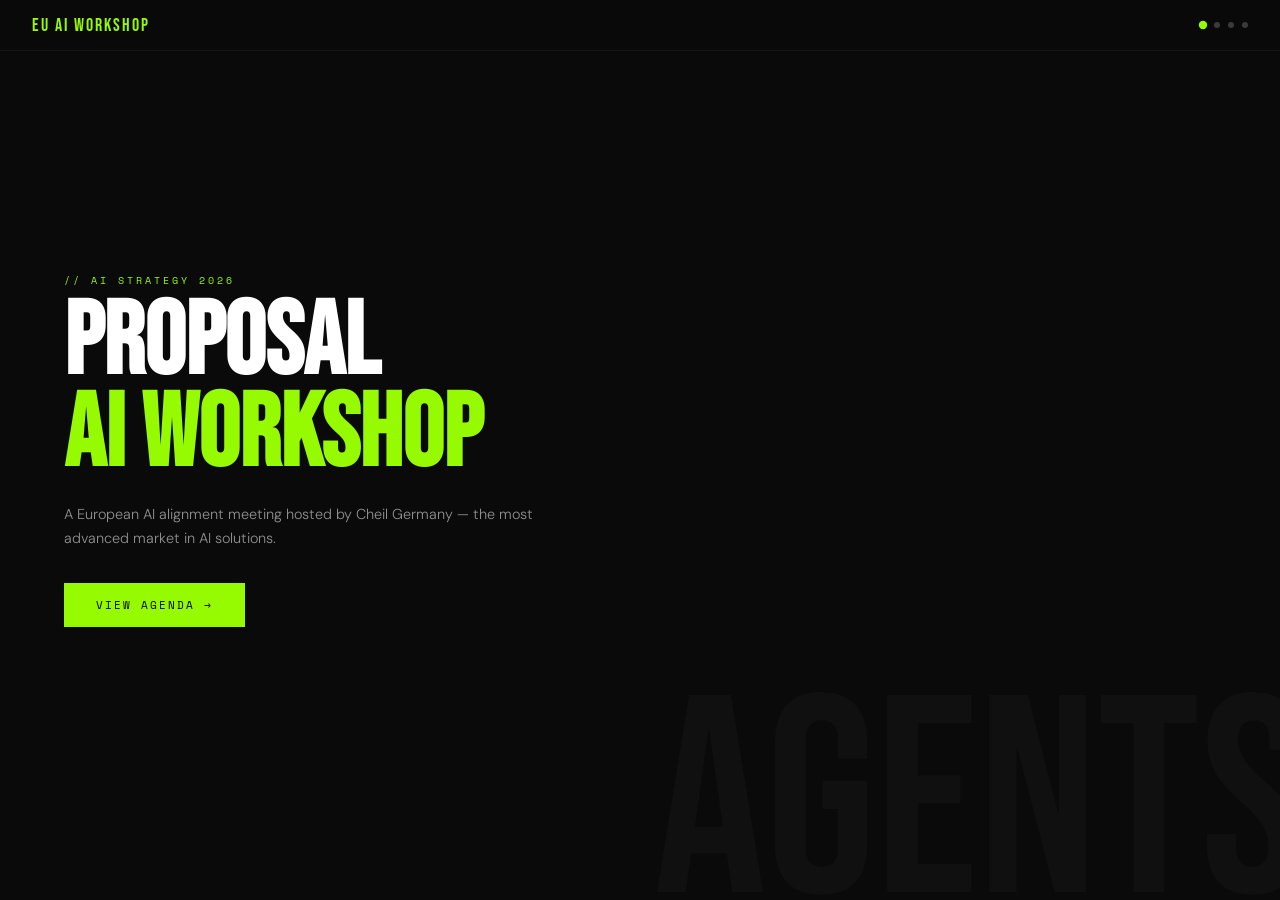
<file: aiworkshop/ai-agents-marketing.html>
<!DOCTYPE html>
<html lang="de">
<head>
<meta charset="UTF-8">
<meta name="viewport" content="width=device-width, initial-scale=1.0">
<title>AI & AI Agents — Marketing Agentur</title>
<link href="https://fonts.googleapis.com/css2?family=Bebas+Neue&family=DM+Sans:ital,wght@0,300;0,400;0,600;1,300&family=Space+Mono:wght@400;700&display=swap" rel="stylesheet">
<style>
:root {
  --black: #0A0A0A; --dark: #111111; --dark2: #1A1A1A;
  --grey: #909090; --white: #FFFFFF;
  --lime: #96FA00; --pink: #FA50DC; --orange: #FF7300;
  --yellow: #FFF000; --cyan: #00D4FF;
}
* { margin: 0; padding: 0; box-sizing: border-box; }
::-webkit-scrollbar { width: 3px; height: 3px; }
::-webkit-scrollbar-track { background: transparent; }
::-webkit-scrollbar-thumb { background: rgba(255,255,255,0.12); border-radius: 99px; }
::-webkit-scrollbar-thumb:hover { background: rgba(150,250,0,0.35); }
* { scrollbar-width: thin; scrollbar-color: rgba(255,255,255,0.12) transparent; }
html, body { width: 100%; height: 100%; overflow: hidden; background: var(--black); color: var(--white); font-family: 'DM Sans', sans-serif; }

.section-tag { font-family: 'Space Mono', monospace; font-size: 0.6rem; letter-spacing: 3px; text-transform: uppercase; color: var(--lime); margin-bottom: 0.7rem; }
.panel-h2 { font-family: 'Bebas Neue', sans-serif; font-size: clamp(2rem, 3.5vw, 5rem); line-height: 0.95; margin-bottom: 1rem; }
.panel-h2 em { font-style: normal; }
.lead { font-size: clamp(0.85rem, 1vw, 1rem); color: var(--grey); font-weight: 300; line-height: 1.7; }

.reveal { opacity: 0; transform: translateY(24px); transition: opacity 0.6s ease, transform 0.6s ease; }
.reveal.delay-1 { transition-delay: 0.1s; }
.reveal.delay-2 { transition-delay: 0.2s; }
.reveal.delay-3 { transition-delay: 0.3s; }
.reveal.delay-4 { transition-delay: 0.4s; }
.reveal.visible { opacity: 1; transform: none; }

/* NAV */
.slide-nav { position: fixed; top: 0; left: 0; right: 0; z-index: 100; display: flex; align-items: center; justify-content: space-between; padding: 0 2rem; height: 3.2rem; background: rgba(10,10,10,0.85); backdrop-filter: blur(12px); border-bottom: 1px solid rgba(255,255,255,0.05); }
.nav-logo { font-family: 'Bebas Neue', sans-serif; font-size: 1.1rem; letter-spacing: 2px; color: var(--lime); text-decoration: none; }
.nav-dots { display: flex; gap: 0.5rem; align-items: center; }
.nav-dot { width: 6px; height: 6px; border-radius: 50%; background: rgba(255,255,255,0.2); cursor: pointer; transition: background 0.3s, transform 0.3s; }
.nav-dot.active { background: var(--lime); transform: scale(1.4); }

/* SCROLL */
.scroll-container { display: flex; height: 100vh; overflow-x: hidden; scroll-snap-type: x mandatory; }
.panel { flex: 0 0 100vw; height: 100vh; scroll-snap-align: start; padding: 5rem 5vw; position: relative; overflow: hidden; display: flex; flex-direction: column; justify-content: center; background: var(--black); }

/* HERO */
.panel-hero { background: var(--black); justify-content: center; }
.hero-content { max-width: 700px; z-index: 2; position: relative; }
.hero-h1 { font-family: 'Bebas Neue', sans-serif; font-size: clamp(3.5rem, 8vw, 9rem); line-height: 0.9; margin-bottom: 1.2rem; }
.hero-h1 em { color: var(--lime); font-style: normal; }
.hero-sub { font-size: clamp(0.9rem, 1.1vw, 1.05rem); color: var(--grey); font-weight: 300; line-height: 1.7; max-width: 480px; margin-bottom: 2rem; }
.hero-cta { display: inline-block; background: var(--lime); color: var(--black); font-family: 'Space Mono', monospace; font-size: 0.7rem; letter-spacing: 2px; text-transform: uppercase; padding: 0.85rem 2rem; border: none; cursor: pointer; transition: background 0.2s; }
.hero-cta:hover { background: var(--yellow); }
.hero-bg-word { position: absolute; right: -2vw; bottom: -3vh; font-family: 'Bebas Neue', sans-serif; font-size: clamp(12rem, 22vw, 28rem); line-height: 0.85; color: rgba(255,255,255,0.025); pointer-events: none; user-select: none; }

/* SCENE */
.panel-scene { background: var(--dark); }
.scene-inner { max-width: 800px; }


/* AGENDA PANEL */
.panel-agenda { background: var(--black); justify-content: center; }
.agenda-layout { display: grid; grid-template-columns: 240px 1fr; gap: 3rem; align-items: start; width: 100%; max-width: 1300px; }
.agenda-header { padding-top: 0.5rem; }
.agenda-items { display: flex; flex-direction: row; gap: 2.5rem; align-items: flex-start; }
.agenda-col { display: flex; flex-direction: column; gap: 0.7rem; flex: 1; }
.agenda-item { display: flex; gap: 1rem; align-items: flex-start; padding: 0.8rem 1rem; border-left: 2px solid rgba(150,250,0,0.15); background: rgba(150,250,0,0.02); border-radius: 0 3px 3px 0; transition: border-color 0.2s, background 0.2s; }
.agenda-item:hover { border-left-color: var(--lime); background: rgba(150,250,0,0.05); }
.agenda-num { font-family: 'Bebas Neue', sans-serif; font-size: 2.2rem; color: var(--lime); line-height: 1; flex-shrink: 0; width: 2.4rem; }
.agenda-content { display: flex; flex-direction: column; gap: 0.3rem; }
.agenda-title { font-size: 1.1rem; font-weight: 600; color: var(--white); display: flex; align-items: baseline; gap: 0.5rem; flex-wrap: wrap; }
.agenda-time { font-family: 'Space Mono', monospace; font-size: 0.6rem; color: var(--orange); letter-spacing: 1px; background: rgba(255,115,0,0.1); padding: 0.15rem 0.4rem; border-radius: 2px; }

.agenda-owner { font-family: 'Space Mono', monospace; font-size: 0.55rem; color: var(--lime); letter-spacing: 1px; background: rgba(150,250,0,0.08); padding: 0.15rem 0.4rem; border-radius: 2px; opacity: 0.8; }
.agenda-bullets { margin: 0.3rem 0 0 0; padding: 0; list-style: none; display: flex; flex-direction: column; gap: 0.25rem; }
.agenda-bullets li { font-size: 0.88rem; color: var(--grey); line-height: 1.5; padding-left: 1rem; position: relative; }
.agenda-bullets li::before { content: "–"; position: absolute; left: 0; color: rgba(150,250,0,0.5); }
.agenda-bullets li strong { color: var(--white); font-weight: 600; }
.agenda-body { font-size: 0.9rem; color: var(--grey); line-height: 1.6; font-weight: 300; }


/* MOMENTUM PANEL */
.panel-momentum { background: var(--black); justify-content: center; }
.momentum-layout { display: grid; grid-template-columns: 1fr 1px 1fr; gap: 0 3.5rem; align-items: start; width: 100%; max-width: 1300px; }
.momentum-divider { background: rgba(255,255,255,0.07); height: 100%; min-height: 420px; align-self: stretch; }
.momentum-signals { display: flex; flex-direction: column; gap: 0.7rem; margin-top: 1.8rem; }
.momentum-signal { display: flex; align-items: baseline; gap: 1rem; padding: 0.6rem 0; border-bottom: 1px solid rgba(255,255,255,0.05); }
.momentum-signal-val { font-family: 'Bebas Neue', sans-serif; font-size: 1.3rem; color: var(--lime); flex-shrink: 0; width: 5rem; line-height: 1; }
.momentum-signal-label { font-size: 0.78rem; color: var(--grey); line-height: 1.5; }
.momentum-right-title { font-family: 'Bebas Neue', sans-serif; font-size: clamp(1.4rem, 2.2vw, 2rem); line-height: 1.15; color: var(--white); margin: 0.4rem 0 1.4rem; font-weight: 400; letter-spacing: 0.5px; }
.momentum-assets { display: flex; flex-direction: column; gap: 1rem; }
.momentum-asset { display: flex; gap: 1rem; align-items: flex-start; }
.momentum-asset-icon { font-size: 1rem; color: var(--orange); flex-shrink: 0; padding-top: 0.15rem; }
.momentum-asset-title { font-size: 0.92rem; font-weight: 700; color: var(--white); margin-bottom: 0.2rem; }
.momentum-asset-desc { font-size: 0.8rem; color: var(--grey); line-height: 1.6; }

/* WARDLEY PANEL */
.panel-wardley { background: var(--black); padding: 3.8rem 2vw 1.5rem; justify-content: flex-start; }
.wardley-svg-wrap { flex: 1; width: 100%; height: calc(100vh - 6rem); }

/* PROBLEM */
.panel-problem { background: var(--black); }
.problem-inner { display: grid; grid-template-columns: auto 1fr; gap: 3rem; align-items: start; }
.problem-number { font-family: 'Bebas Neue', sans-serif; font-size: clamp(6rem, 12vw, 14rem); line-height: 1; color: rgba(255,255,255,0.04); }
.problem-content { padding-top: 1rem; }
.problem-stat { display: flex; align-items: baseline; gap: 0.8rem; margin-top: 1.5rem; padding: 1rem 1.2rem; border-left: 2px solid var(--orange); background: rgba(255,115,0,0.04); }
.problem-stat-num { font-family: 'Bebas Neue', sans-serif; font-size: 2.8rem; color: var(--orange); }
.problem-stat-label { font-size: 0.75rem; color: var(--grey); font-weight: 300; max-width: 220px; line-height: 1.5; }

/* B2B INSIGHT */
.panel-b2b { background: var(--dark); }
.b2b-layout { display: grid; grid-template-columns: 1.1fr 0.9fr; gap: 4rem; align-items: center; }
.b2b-stat-grid { display: grid; grid-template-columns: 1fr 1fr; gap: 1.5rem; }
.b2b-stat { padding: 1.2rem; border: 1px solid rgba(255,255,255,0.07); background: rgba(255,255,255,0.02); }
.b2b-stat-num { font-family: 'Bebas Neue', sans-serif; font-size: 3rem; color: var(--lime); line-height: 1; margin-bottom: 0.3rem; }
.b2b-stat-num span { font-size: 1.5rem; }
.b2b-stat-label { font-family: 'Space Mono', monospace; font-size: 0.5rem; letter-spacing: 2px; color: var(--grey); text-transform: uppercase; line-height: 1.5; }

/* PLAYBOOK */
.panel-playbook { background: var(--black); padding-top: 6rem; }
.playbook-grid { display: grid; grid-template-columns: repeat(3, 1fr); gap: 1.2rem; margin-top: 1.5rem; }
.pb-col { border: 1px solid rgba(255,255,255,0.07); padding: 1.2rem; }
.pb-col--branded { border-top: 2px solid var(--lime); }
.pb-col--external { border-top: 2px solid var(--orange); }
.pb-col--community { border-top: 2px solid var(--cyan); }
.pb-col-head { margin-bottom: 1rem; padding-bottom: 0.8rem; border-bottom: 1px solid rgba(255,255,255,0.06); }
.pb-col-eyebrow { font-family: 'Space Mono', monospace; font-size: 0.45rem; letter-spacing: 3px; color: var(--grey); text-transform: uppercase; margin-bottom: 0.3rem; }
.pb-col-title { font-family: 'Bebas Neue', sans-serif; font-size: 1.4rem; letter-spacing: 1px; }
.pb-col--branded .pb-col-title { color: var(--lime); }
.pb-col--external .pb-col-title { color: var(--orange); }
.pb-col--community .pb-col-title { color: var(--cyan); }
.pb-col-sub { font-size: 0.7rem; color: var(--grey); margin-top: 0.3rem; line-height: 1.5; }
.pb-team { margin-bottom: 0.8rem; }
.pb-team-label { display: flex; align-items: center; gap: 0.4rem; margin-bottom: 0.4rem; }
.pb-team-name { font-family: 'Space Mono', monospace; font-size: 0.5rem; letter-spacing: 2px; text-transform: uppercase; color: var(--white); }
.pb-action { display: flex; gap: 0.5rem; margin-bottom: 0.3rem; align-items: flex-start; }
.pb-action-dot { width: 4px; height: 4px; border-radius: 50%; background: var(--grey); margin-top: 0.35rem; flex-shrink: 0; }
.pb-action-text { font-size: 0.7rem; color: var(--grey); line-height: 1.5; }
.pb-action-text strong { color: var(--white); font-weight: 600; }

/* PROCESS */
.panel-process { background: var(--dark); }
.process-header { max-width: 600px; margin-bottom: 2.5rem; }
.process-track { display: grid; grid-template-columns: repeat(5, 1fr); gap: 1rem; }
.process-card { padding: 1.2rem 1rem; border: 1px solid rgba(255,255,255,0.07); position: relative; background: rgba(255,255,255,0.01); transition: border-color 0.3s; }
.process-card:hover { border-color: rgba(150,250,0,0.3); }
.process-card::before { content: ''; position: absolute; top: 0; right: 0; bottom: 0; left: 100%; background: rgba(150,250,0,0.06); pointer-events: none; }
.process-num { font-family: 'Bebas Neue', sans-serif; font-size: 2.5rem; color: rgba(150,250,0,0.25); line-height: 1; margin-bottom: 0.5rem; }
.process-name { font-family: 'Space Mono', monospace; font-size: 0.55rem; letter-spacing: 2px; text-transform: uppercase; color: var(--white); margin-bottom: 0.5rem; }
.process-desc { font-size: 0.7rem; color: var(--grey); line-height: 1.6; margin-bottom: 0.5rem; }
.process-detail { font-size: 0.65rem; color: rgba(144,144,144,0.6); line-height: 1.5; }

/* USP */
.panel-usp { background: var(--black); }
.usp-header { margin-bottom: 2rem; max-width: 600px; }
.usp-grid { display: grid; grid-template-columns: repeat(3, 1fr); gap: 1.2rem; }
.usp-card { padding: 1.4rem; border: 1px solid rgba(255,255,255,0.07); background: rgba(255,255,255,0.01); transition: border-color 0.3s, background 0.3s; }
.usp-card:hover { border-color: rgba(150,250,0,0.2); background: rgba(150,250,0,0.02); }
.usp-icon { font-size: 1.5rem; margin-bottom: 0.8rem; }
.usp-title { font-family: 'Space Mono', monospace; font-size: 0.55rem; letter-spacing: 2px; text-transform: uppercase; color: var(--lime); margin-bottom: 0.5rem; }
.usp-body { font-size: 0.78rem; color: var(--grey); line-height: 1.7; }

/* CTA */
.panel-cta { background: var(--dark); justify-content: center; }
.cta-layout { display: grid; grid-template-columns: 1fr 1fr; gap: 5rem; align-items: center; }
.cta-h2 { font-family: 'Bebas Neue', sans-serif; font-size: clamp(3rem, 5vw, 6rem); line-height: 0.9; margin-bottom: 1.2rem; }
.cta-h2 em { color: var(--lime); font-style: normal; }
.cta-body { font-size: 0.9rem; color: var(--grey); line-height: 1.7; max-width: 380px; }
.cta-contact { margin-top: 2rem; display: flex; flex-direction: column; gap: 0.8rem; }
.cta-contact-item { display: flex; align-items: center; gap: 0.8rem; font-family: 'Space Mono', monospace; font-size: 0.6rem; letter-spacing: 1px; color: var(--grey); }
.cta-contact-item span:first-child { color: var(--lime); }
.cta-highlight-box { border: 1px solid rgba(150,250,0,0.2); padding: 2rem; background: rgba(150,250,0,0.03); }
.cta-highlight-box .section-tag { color: var(--lime); }
.cta-highlight-line { font-family: 'Bebas Neue', sans-serif; font-size: 1.2rem; color: var(--white); margin-bottom: 0.5rem; letter-spacing: 1px; }
.cta-highlight-sub { font-size: 0.75rem; color: var(--grey); line-height: 1.6; }
.cta-cta-btn { display: inline-block; background: var(--lime); color: var(--black); font-family: 'Space Mono', monospace; font-size: 0.65rem; letter-spacing: 2px; text-transform: uppercase; padding: 0.9rem 1.8rem; margin-top: 1.5rem; border: none; cursor: pointer; transition: background 0.2s; text-decoration: none; }
.cta-cta-btn:hover { background: var(--yellow); }
.cta-footer-line { position: absolute; bottom: 1.5rem; left: 5vw; right: 5vw; display: flex; justify-content: space-between; font-family: 'Space Mono', monospace; font-size: 0.45rem; letter-spacing: 2px; color: rgba(144,144,144,0.35); text-transform: uppercase; border-top: 1px solid rgba(255,255,255,0.05); padding-top: 0.8rem; }



@media (max-width: 768px) {
  .panel { padding: 4.5rem 1.4rem 2rem; overflow-y: auto; }
  .wardley-layout, .b2b-layout, .cta-layout { grid-template-columns: 1fr; gap: 2rem; }
  .problem-inner { grid-template-columns: 1fr; gap: 1rem; }
  .problem-number { font-size: 5rem; }
  .playbook-grid { grid-template-columns: 1fr; }
  .process-track { grid-template-columns: 1fr 1fr; }
  .usp-grid { grid-template-columns: 1fr 1fr; }
  .b2b-stat-grid { grid-template-columns: 1fr 1fr; }
}
</style>
</head>
<body>
<nav class="slide-nav">
  <a class="nav-logo" href="#" onclick="goTo(0);return false;">EU AI WORKSHOP</a>
  <div class="nav-dots" id="navDots"></div>
</nav>

<div class="scroll-container" id="scrollContainer">

  <!-- 1. HERO -->
  <div class="panel panel-hero" data-label="Intro">
    <div class="hero-content">
      <div class="section-tag reveal">// AI Strategy 2026</div>
      <h1 class="hero-h1 reveal delay-1">Proposal<br><em>AI Workshop</em></h1>
      <p class="hero-sub reveal delay-2">A European AI alignment meeting hosted by Cheil Germany — the most advanced market in AI solutions.</p>
      <button class="hero-cta reveal delay-3" onclick="goTo(1)">View Agenda →</button>
    </div>
    <div class="hero-bg-word">AGENTS</div>
  </div>

  <!-- 2. MOMENTUM -->
  <div class="panel panel-momentum" data-label="Why Now">
    <div class="momentum-layout">

      <div class="momentum-left reveal">
        <div class="section-tag">// The Moment</div>
        <h2 class="panel-h2" style="margin-bottom:1.2rem;">The window<br>to lead is<br><em style="color:var(--lime)">open now.</em></h2>
        <p class="lead" style="font-size:0.95rem;line-height:1.7;max-width:340px;">AI Agents have crossed the threshold from experiment to infrastructure. Agencies that move now define the new standard — those that wait will spend years catching up.</p>
        <div class="momentum-signals reveal delay-2">
          <div class="momentum-signal">
            <div class="momentum-signal-val">2025–26</div>
            <div class="momentum-signal-label">AI Agent frameworks reach production maturity</div>
          </div>
          <div class="momentum-signal">
            <div class="momentum-signal-val">EU AI Act</div>
            <div class="momentum-signal-label">Compliance frameworks now defined — first-movers set the standard</div>
          </div>
          <div class="momentum-signal">
            <div class="momentum-signal-val">Clients</div>
            <div class="momentum-signal-label">Samsung &amp; enterprise clients already asking for AI-native workflows</div>
          </div>
        </div>
      </div>

      <div class="momentum-divider reveal delay-1"></div>

      <div class="momentum-right reveal delay-2">
        <div class="section-tag">// Our Assets</div>
        <h3 class="momentum-right-title">We have everything<br><em style="color:var(--orange)">to lead.</em></h3>
        <div class="momentum-assets">

          <div class="momentum-asset">
            <div class="momentum-asset-icon">◈</div>
            <div class="momentum-asset-body">
              <div class="momentum-asset-title">AI Hub Germany</div>
              <div class="momentum-asset-desc">An operational AI Hub with existing tools, workflows and agent prototypes — not a future plan, a present reality.</div>
            </div>
          </div>

          <div class="momentum-asset">
            <div class="momentum-asset-icon">◈</div>
            <div class="momentum-asset-body">
              <div class="momentum-asset-title">Exclusive Samsung Data</div>
              <div class="momentum-asset-desc">Years of structured campaign data, audience insights and performance benchmarks that no other agency holds. This is our proprietary edge.</div>
            </div>
          </div>

          <div class="momentum-asset">
            <div class="momentum-asset-icon">◈</div>
            <div class="momentum-asset-body">
              <div class="momentum-asset-title">Creative Intelligence</div>
              <div class="momentum-asset-desc">The ability to turn raw data into compelling campaigns — AI amplifies this, it doesn't replace it. Our creative methodology becomes the agent's backbone.</div>
            </div>
          </div>

          <div class="momentum-asset">
            <div class="momentum-asset-icon">◈</div>
            <div class="momentum-asset-body">
              <div class="momentum-asset-title">Enterprise Security &amp; Compliance</div>
              <div class="momentum-asset-desc">Embedded in Cheil's global IT security infrastructure. GDPR and EU AI Act compliance is not a constraint — it's a competitive advantage in the European market.</div>
            </div>
          </div>

        </div>
      </div>

    </div>
  </div>

  <!-- 2. AGENDA -->
  <div class="panel panel-agenda" data-label="Agenda">
    <div class="agenda-layout">
      <div class="agenda-header reveal">
        <div class="section-tag">// European AI Workshop — April 2026</div>
        <h2 class="panel-h2">Workshop <em style="color:var(--lime)">Agenda</em></h2>
        <p class="lead" style="margin-top:0.5rem;">Online/Remote &nbsp;·&nbsp; ca. 4–5h &nbsp;·&nbsp; Cheil Germany AI Hub (Lead)</p>
      </div>
      <div class="agenda-items">
        <div class="agenda-col">
          <div class="agenda-item reveal delay-1">
            <div class="agenda-num">#0</div>
            <div class="agenda-content">
              <div class="agenda-title">Preparation <span class="agenda-time">4–6 Weeks before</span></div>
              <ul class="agenda-bullets">
              <li>Send <strong>AI Survey</strong> to all European subs: tools in use, purpose &amp; needs, client-driven vs. internally initiated</li>
              <li>Prepare "Data Storytelling AI" Approach &amp; Agent AI Hub</li>
              <li>Standardized presentation template provided in advance for AI Status per Market</li>
              <li>Align on dates with all European markets — propose at least 2 alternatives</li>
              <li>Request HQ update on AI platform development progress</li>
              <li>Germany coordinates and sends all communications and invitations</li>
              </ul>
            </div>
          </div>

          <div class="agenda-item reveal delay-1">
            <div class="agenda-num">#1</div>
            <div class="agenda-content">
              <div class="agenda-title">Opening &amp; Context <span class="agenda-time">30 min</span> <span class="agenda-owner">AI Hub Germany</span></div>
              <ul class="agenda-bullets">
              <li>Welcome by Germany — Minsoo and Volker opening statement</li>
              <li>Workshop objectives and desired outcomes</li>
              <li>Summary of pre-workshop survey results</li>
              </ul>
            </div>
          </div>

          <div class="agenda-item reveal delay-2">
            <div class="agenda-num">#2</div>
            <div class="agenda-content">
              <div class="agenda-title">AI Status per Market <span class="agenda-time">90 min</span></div>
              <ul class="agenda-bullets">
              <li>Each sub-unit presents: tools in use, in development, and identified gaps</li>
              <li>Short Q&amp;A per market</li>
              </ul>
            </div>
          </div>

          <div class="agenda-item reveal delay-2">
            <div class="agenda-num">#3</div>
            <div class="agenda-content">
              <div class="agenda-title">HQ AI Platform Update <span class="agenda-time">15 min</span> <span class="agenda-owner">Jin</span></div>
              <ul class="agenda-bullets">
              <li>Current status of HQ AI platform development</li>
              <li>Roadmap and planned rollouts</li>
              <li>Interfaces and relevance for European adoption</li>
              </ul>
            </div>
          </div>
        </div>
        <div class="agenda-col">
          <div class="agenda-item reveal delay-3">
            <div class="agenda-num">#4</div>
            <div class="agenda-content">
              <div class="agenda-title">European AI Platform Strategy <span class="agenda-time">60 min</span></div>
              <ul class="agenda-bullets">
              <li>Prioritization: which tools are adopted as common European AI standards?</li>
              <li>Local development vs. centrally provided solutions</li>
              <li>Avoiding duplicate investments — concrete examples from survey</li>
              </ul>
            </div>
          </div>

          <div class="agenda-item reveal delay-3">
            <div class="agenda-num">#5</div>
            <div class="agenda-content">
              <div class="agenda-title">AI-Driven Business Opportunities <span class="agenda-time">60 min</span> <span class="agenda-owner">AI Hub Germany</span></div>
              <ul class="agenda-bullets">
              <li>Data Storytelling AI Approach</li>
              <li>AI-driven business ideas from across markets</li>
              <li>Short pitches or inputs collected via template in advance</li>
              <li>Goal: cross-market innovation and potential joint client offerings</li>
              </ul>
            </div>
          </div>

          <div class="agenda-item reveal delay-4">
            <div class="agenda-num">#6</div>
            <div class="agenda-content">
              <div class="agenda-title">Next Steps <span class="agenda-time">15 min</span></div>
              <ul class="agenda-bullets">
              <li>How will the HQ platform be adapted and utilised in Europe?</li>
              <li>Establishing an ongoing European AI Exchange (e.g. quarterly syncs)</li>
              <li>AI Hub as permanent European coordination body?</li>
              <li>Concrete to-dos with owners and deadlines</li>
              </ul>
            </div>
          </div>
        </div>
      </div>
  </div>

</div>

  <!-- 3. WARDLEY MAP — faithful SVG recreation -->
  <div class="panel panel-wardley" data-label="Wardley Map">
    <div class="wardley-svg-wrap reveal">
    <svg viewBox="0 0 1200 820" xmlns="http://www.w3.org/2000/svg" style="width:100%;height:100%;font-family:'DM Sans',sans-serif;">
      <defs>
        <marker id="arrowhead" markerWidth="8" markerHeight="6" refX="8" refY="3" orient="auto">
          <polygon points="0 0, 8 3, 0 6" fill="#909090"/>
        </marker>
      </defs>

      <!-- AXES -->
      <line x1="110" y1="30" x2="110" y2="790" stroke="rgba(255,255,255,0.08)" stroke-width="1"/>
      <line x1="110" y1="790" x2="1180" y2="790" stroke="rgba(255,255,255,0.08)" stroke-width="1"/>
      <text transform="rotate(-90,26,410)" x="26" y="410" fill="#909090" font-size="11" font-family="'Space Mono',monospace" letter-spacing="2" text-anchor="middle">CLIENT VALUE &#x2191;</text>
      <text transform="rotate(-90,64,410)" x="64" y="410" fill="rgba(255,255,255,0.2)" font-size="11" font-family="'Space Mono',monospace" letter-spacing="2" text-anchor="middle">VALUE CHAIN</text>
      <text x="118" y="808" fill="#909090" font-size="11" font-family="'Space Mono',monospace">Genesis</text>
      <text x="1175" y="808" fill="#909090" font-size="11" font-family="'Space Mono',monospace" text-anchor="end">Commodity</text>

      <!-- VALUE CHAIN: Marketing Impact TOP, Infrastructure BOTTOM -->
      <line x1="130" y1="760" x2="130" y2="60" stroke="#909090" stroke-width="1.5" marker-end="url(#arrowhead)"/>
      <text x="148" y="72"  fill="#909090" font-size="12">Marketing Impact</text>
      <text x="148" y="90"  fill="rgba(144,144,144,0.35)" font-size="11">&#x2502;</text>
      <text x="148" y="160" fill="#909090" font-size="12">Campaign Strategy</text>
      <text x="148" y="178" fill="rgba(144,144,144,0.35)" font-size="11">&#x2502;</text>
      <text x="148" y="248" fill="#909090" font-size="12">Content Creation</text>
      <text x="148" y="266" fill="rgba(144,144,144,0.35)" font-size="11">&#x2502;</text>
      <text x="148" y="336" fill="#909090" font-size="12">Insights &amp; Analytics</text>
      <text x="148" y="354" fill="rgba(144,144,144,0.35)" font-size="11">&#x2502;</text>
      <text x="148" y="424" fill="#909090" font-size="12">Structured Marketing Data</text>
      <text x="148" y="442" fill="rgba(144,144,144,0.35)" font-size="11">&#x2502;</text>
      <text x="148" y="512" fill="#909090" font-size="12">Data Pipelines</text>
      <text x="148" y="530" fill="rgba(144,144,144,0.35)" font-size="11">&#x2502;</text>
      <text x="148" y="600" fill="#909090" font-size="12">AI Models</text>
      <text x="148" y="618" fill="rgba(144,144,144,0.35)" font-size="11">&#x2502;</text>
      <text x="148" y="688" fill="#909090" font-size="12">Infrastructure</text>

      <!-- CLIENT node removed -->

      <!-- CLIENT VALUE BOX top-right -->
      <text x="870" y="36"  fill="#ffffff" font-size="13" font-weight="600">Client Value &#x2191;</text>
      <text x="870" y="56"  fill="#909090" font-size="11">better marketing performance</text>
      <text x="870" y="74"  fill="#909090" font-size="11">faster campaign production</text>
      <text x="870" y="92"  fill="#909090" font-size="11">data-driven decisions</text>
      <text x="870" y="110" fill="#909090" font-size="11">scalable content creation</text>
      <text x="870" y="128" fill="#909090" font-size="11">personalization</text>
      <text x="870" y="146" fill="#909090" font-size="11">insight into audience behavior</text>

      <!-- AI MARKETING AGENTS BLOCK — "1." badge outside top-left -->
      <text x="316" y="116" fill="rgba(255,255,255,0.55)" font-size="14" font-weight="700" font-family="'Space Mono',monospace">1.</text>
      <rect x="338" y="98" width="330" height="225" fill="rgba(250,80,220,0.04)" rx="3" stroke="rgba(250,80,220,0.2)" stroke-width="1"/>
      <text x="354" y="118" fill="rgba(255,255,255,0.45)" font-size="11">&#x2022; proprietary workflows</text>
      <text x="354" y="136" fill="rgba(255,255,255,0.45)" font-size="11">&#x2022; marketing intelligence</text>
      <text x="354" y="154" fill="rgba(255,255,255,0.45)" font-size="11">&#x2022; internal <tspan fill="#FA50DC" font-weight="700">tools</tspan></text>
      <text x="354" y="172" fill="rgba(255,255,255,0.45)" font-size="11">&#x2022; specialized AI agents</text>
      <text x="354" y="194" fill="rgba(255,255,255,0.65)" font-size="12" font-weight="600">Examples:</text>
      <text x="354" y="213" fill="#FA50DC" font-size="12" font-weight="700">AI Marketing Agents</text>
      <text x="354" y="231" fill="rgba(255,255,255,0.55)" font-size="11">&#x2022; Campaign Planner Agent</text>
      <text x="354" y="249" fill="rgba(255,255,255,0.55)" font-size="11">&#x2022; Creative Brief Agent</text>
      <text x="354" y="267" fill="rgba(255,255,255,0.55)" font-size="11">&#x2022; Performance Analyst Agent</text>
      <text x="354" y="285" fill="rgba(255,255,255,0.55)" font-size="11">&#x2022; Social Listening Agent</text>
      <text x="354" y="307" fill="rgba(255,255,255,0.45)" font-size="11">These agents use:</text>



      <!-- THESE AGENTS USE BOX -->
      <rect x="338" y="350" width="285" height="72" fill="rgba(150,250,0,0.03)" rx="3" stroke="rgba(150,250,0,0.12)" stroke-width="1"/>
      <text x="352" y="369" fill="rgba(255,255,255,0.45)" font-size="11">&#x2022; your agency's methodology</text>
      <text x="352" y="387" fill="rgba(255,255,255,0.45)" font-size="11">&#x2022; your structured marketing data</text>
      <text x="352" y="405" fill="rgba(255,255,255,0.45)" font-size="11">&#x2022; your campaign experience</text>



      <!-- CHEIL REMIX BANNER — moved right to x=620, "3." badge outside left -->
      <text x="632" y="433" fill="#96FA00" font-size="13" font-weight="700" font-family="'Space Mono',monospace" letter-spacing="2">AI HUB</text>
      <text x="594" y="461" fill="rgba(255,255,255,0.55)" font-size="14" font-weight="700" font-family="'Space Mono',monospace">3.</text>
      <rect x="620" y="442" width="440" height="28" fill="rgba(150,250,0,0.04)" rx="2" stroke="rgba(150,250,0,0.18)" stroke-width="1"/>
      <text x="632" y="461" fill="#ffffff" font-size="12">Cheil Remix / European Agent Layer /</text>
      <text x="926" y="461" fill="#ff2222" font-size="12" font-weight="700">GDPR/AI Act</text>



      <!-- Bent arrow: agents top-right to Client Value -->
      <path d="M 668 148 Q 760 60 860 50" stroke="#909090" stroke-width="1.2" fill="none" marker-end="url(#arrowhead)"/>

      <!-- PLATFORM BLOCK (right, below Cheil) — "2." badge outside top-left -->
      <text x="735" y="501" fill="#96FA00" font-size="13" font-weight="700" font-family="'Space Mono',monospace" letter-spacing="2">AI PLATFORM</text>
      <text x="693" y="528" fill="rgba(255,255,255,0.55)" font-size="14" font-weight="700" font-family="'Space Mono',monospace">2.</text>
      <rect x="720" y="510" width="280" height="128" fill="rgba(255,115,0,0.04)" rx="3" stroke="rgba(255,115,0,0.2)" stroke-width="1"/>
      <text x="735" y="530" fill="rgba(255,255,255,0.45)" font-size="11">&#x2022; agent frameworks</text>
      <text x="735" y="548" fill="rgba(255,255,255,0.45)" font-size="11">&#x2022; automation platforms</text>
      <text x="735" y="566" fill="rgba(255,255,255,0.45)" font-size="11">&#x2022; data platforms</text>
      <text x="735" y="584" fill="rgba(255,255,255,0.45)" font-size="11">&#x2022; integration systems</text>
      <text x="735" y="604" fill="rgba(255,255,255,0.6)" font-size="11">Typical tools:</text>
      <text x="735" y="622" fill="rgba(255,255,255,0.45)" font-size="11">&#x2022; LangChain  &#x2022; AutoGPT  &#x2022; Zapier  &#x2022; Airtable</text>



      <!-- INFRASTRUCTURE BLOCK -->
      <rect x="885" y="660" width="280" height="88" fill="rgba(0,212,255,0.04)" rx="3" stroke="rgba(0,212,255,0.15)" stroke-width="1"/>
      <text x="900" y="680" fill="rgba(255,255,255,0.45)" font-size="11">Cloud infrastructure  &#x2022;  GPUs</text>
      <text x="900" y="698" fill="rgba(255,255,255,0.45)" font-size="11">foundation models  &#x2022;  vector databases</text>
      <text x="900" y="716" fill="rgba(255,255,255,0.45)" font-size="11">workflow automation</text>
      <text x="900" y="738" fill="rgba(0,212,255,0.7)" font-size="10" font-family="'Space Mono',monospace">Platforms: AWS  &#x2022;  Azure  &#x2022;  OpenAI  &#x2022;  Pinecone</text>

    </svg>
    </div>
  </div>



<script>
const container = document.getElementById('scrollContainer');
const panels = Array.from(document.querySelectorAll('.panel'));
const navDotsEl = document.getElementById('navDots');
let current = 0;

// Build nav dots
panels.forEach((p, i) => {
  const dot = document.createElement('div');
  dot.className = 'nav-dot' + (i === 0 ? ' active' : '');
  dot.title = p.dataset.label || '';
  dot.addEventListener('click', () => goTo(i));
  navDotsEl.appendChild(dot);
});

function goTo(i) {
  i = Math.max(0, Math.min(panels.length - 1, i));
  current = i;
  panels[i].scrollIntoView({ behavior: 'smooth', block: 'nearest', inline: 'start' });
  updateNav();
  revealPanel(i);
}

function updateNav() {
  document.querySelectorAll('.nav-dot').forEach((d, i) => {
    d.classList.toggle('active', i === current);
  });
}

function revealPanel(i) {
  panels[i].querySelectorAll('.reveal').forEach(el => el.classList.add('visible'));
}

// Scroll detection
let scrollTimer;
container.addEventListener('scroll', () => {
  clearTimeout(scrollTimer);
  scrollTimer = setTimeout(() => {
    const idx = Math.round(container.scrollLeft / window.innerWidth);
    if (idx !== current) {
      current = idx;
      updateNav();
      revealPanel(idx);
    }
  }, 80);
});

// Keyboard
document.addEventListener('keydown', e => {
  if (e.key === 'ArrowRight' || e.key === 'ArrowDown') goTo(current + 1);
  if (e.key === 'ArrowLeft' || e.key === 'ArrowUp') goTo(current - 1);
});

// Wheel
let wheelLock = false;
document.addEventListener('wheel', e => {
  if (wheelLock) return;
  wheelLock = true;
  setTimeout(() => wheelLock = false, 800);
  if (e.deltaY > 0 || e.deltaX > 0) goTo(current + 1);
  else goTo(current - 1);
}, { passive: true });

// Touch
let tx = 0;
document.addEventListener('touchstart', e => tx = e.touches[0].clientX, { passive: true });
document.addEventListener('touchend', e => {
  const diff = tx - e.changedTouches[0].clientX;
  if (Math.abs(diff) > 50) goTo(current + (diff > 0 ? 1 : -1));
}, { passive: true });

// Init
revealPanel(0);
</script>
</body>
</html>
</file>
<file: promptinsights/tokens.css>
/* ============================================================
   tokens.css  —  Design Tokens
   ============================================================
   All CSS custom properties, colour palette, font stack
   and base reset live here.

   HOW TO CUSTOMISE:
   • Change --lime / --pink / --orange / --yellow for brand colours
   • Swap the Google Fonts @import for your own typefaces
   • Adjust --black / --dark / --grey for background tones

   This is the ONLY file you need to touch for a rebrand.
   ============================================================ */

:root {
  --black: #0A0A0A;
  --dark: #111111;
  --dark2: #1A1A1A;
  --grey: #909090;
  --white: #FFFFFF;
  --lime: #96FA00;
  --pink: #FA50DC;
  --orange: #FF7300;
  --yellow: #FFF000;
}

* { margin: 0; padding: 0; box-sizing: border-box; }

/* ── Custom scrollbars ── */
::-webkit-scrollbar { width: 3px; height: 3px; }
::-webkit-scrollbar-track { background: transparent; }
::-webkit-scrollbar-thumb { background: rgba(255,255,255,0.12); border-radius: 99px; }
::-webkit-scrollbar-thumb:hover { background: rgba(150,250,0,0.35); }
* { scrollbar-width: thin; scrollbar-color: rgba(255,255,255,0.12) transparent; }

html, body {
  width: 100%;
  height: 100%;
  overflow: hidden;
  background: var(--black);
  color: var(--white);
  font-family: 'DM Sans', sans-serif;
}
</file>
<file: promptinsights/layout.css>
/* ============================================================
   layout.css  —  Global Structure & Navigation
   ============================================================
   Defines the horizontal scroll container, the base .panel
   class, top nav bar, progress bar, panel counter and the
   scroll/swipe hint overlay.

   DEPENDENCIES: tokens.css

   REUSE NOTES:
   • #scroll-container + .panel = the core horizontal layout
   • #topnav is fully self-contained; swap logo text in HTML
   • #progress-bar width is driven by scroll.js
   • .section-tag and .reveal are utility classes used
     throughout all panels — keep these here.
   ============================================================ */

/* ─── SCROLL CONTAINER ─────────────────────────────── */
#scroll-container {
  position: fixed;
  inset: 0;
  display: flex;
  align-items: stretch;
  will-change: transform;
  transition: transform 0.72s cubic-bezier(0.77, 0, 0.175, 1);
}

.panel {
  flex-shrink: 0;
  width: 100vw;
  height: 100vh;
  display: flex;
  flex-direction: column;
  justify-content: center;
  padding: 5rem 5vw 3rem;
  position: relative;
  overflow: hidden;
}


.nav-divider {
  width: 1px;
  height: 1.4rem;
  background: rgba(255,255,255,0.15);
}


/* ─── PROGRESS BAR ──────────────────────────────────── */
#progress-bar {
  position: fixed;
  top: 0; left: 0;
  height: 2px;
  background: var(--lime);
  z-index: 200;
  transition: width 0.72s cubic-bezier(0.77, 0, 0.175, 1);
  box-shadow: 0 0 12px rgba(150,250,0,0.6);
}

/* ─── NAV ───────────────────────────────────────────── */
#topnav {
  position: fixed;
  top: 0; left: 0; right: 0;
  z-index: 100;
  display: flex;
  justify-content: space-between;
  align-items: center;
  padding: 1.3rem 3rem;
  background: rgba(10,10,10,0.80);
  backdrop-filter: blur(16px);
  border-bottom: 1px solid rgba(150,250,0,0.12);
}
.nav-logo {
  font-family: 'Bebas Neue', sans-serif;
  font-size: 1.5rem;
  color: var(--lime);
  letter-spacing: 3px;
  text-decoration: none;
  cursor: pointer;
}
.nav-dots {
  display: flex;
  gap: 0.5rem;
  align-items: center;
}
.nav-dot {
  width: 6px; height: 6px;
  border-radius: 50%;
  background: rgba(255,255,255,0.2);
  cursor: pointer;
  transition: all 0.3s;
  border: none;
  padding: 0;
}
.nav-dot.active {
  background: var(--lime);
  width: 20px;
  border-radius: 3px;
  box-shadow: 0 0 8px rgba(150,250,0,0.5);
}
.nav-panel-label {
  font-family: 'Space Mono', monospace;
  font-size: 0.65rem;
  letter-spacing: 2px;
  color: var(--grey);
  text-transform: uppercase;
}

/* ─── PANEL COUNTER ─────────────────────────────────── */
#panel-counter {
  position: fixed;
  bottom: 2rem; right: 3rem;
  z-index: 100;
  font-family: 'Bebas Neue', sans-serif;
  font-size: 1rem;
  color: rgba(255,255,255,0.25);
  letter-spacing: 2px;
}
#panel-counter span { color: var(--lime); }

/* ─── SCROLL HINT (desktop) ─────────────────────────── */
#scroll-hint {
  position: fixed;
  bottom: 2rem; left: 50%;
  transform: translateX(-50%);
  z-index: 100;
  display: flex;
  align-items: center;
  gap: 0.8rem;
  font-family: 'Space Mono', monospace;
  font-size: 0.6rem;
  letter-spacing: 3px;
  color: rgba(255,255,255,0.3);
  text-transform: uppercase;
  animation: hintPulse 2.5s ease-in-out infinite;
  transition: opacity 0.5s;
  pointer-events: none;
}
#scroll-hint svg { animation: hintArrow 1.5s ease-in-out infinite; }
@keyframes hintPulse { 0%,100%{opacity:0.3} 50%{opacity:0.7} }
@keyframes hintArrow { 0%,100%{transform:translateX(0)} 50%{transform:translateX(6px)} }

/* ─── SWIPE HINT (mobile only) ──────────────────────── */
#swipe-hint { display: none; }

/* ─── KEYBOARD HINT ─────────────────────────────────── */



/* ═══════════════════════════════════════════════════
   PANEL 0 — HERO
══════════════════════════════════════════════════ */
.panel-hero {
  background: var(--black);
}
.panel-hero::before {
  content: '';
  position: absolute; inset: 0;
  background:
    radial-gradient(ellipse at 75% 40%, rgba(150,250,0,0.09) 0%, transparent 55%),
    radial-gradient(ellipse at 15% 80%, rgba(250,80,220,0.06) 0%, transparent 50%);
  pointer-events: none;
}
.hero-bg-text {
  position: absolute;
  right: -2vw; bottom: -8vh;
  font-family: 'Bebas Neue', sans-serif;
  font-size: 30vw;
  color: rgba(150,250,0,0.025);
  line-height: 1;
  pointer-events: none;
  user-select: none;
}
.hero-layout {
  display: grid;
  grid-template-columns: 1fr 1fr;
  gap: 5vw;
  align-items: center;
  width: 100%;
  height: 100%;
}
.hero-left {}
.hero-right {
  position: relative;
  height: 72%;
  border-radius: 6px;
  overflow: hidden;
  box-shadow: 0 0 60px rgba(150,250,0,0.08), 0 0 0 1px rgba(150,250,0,0.1);
}
.hero-insight-img {
  width: 100%;
  height: 100%;
  object-fit: cover;
  object-position: top left;
  display: block;
}
.hero-eyebrow {
  display: inline-flex;
  align-items: center;
  gap: 1rem;
  margin-bottom: 2.5rem;
}
.hero-tag {
  background: var(--lime);
  color: var(--black);
  font-family: 'Space Mono', monospace;
  font-size: 0.65rem;
  font-weight: 700;
  letter-spacing: 2px;
  text-transform: uppercase;
  padding: 0.25rem 0.8rem;
}
.hero-for {
  font-family: 'Space Mono', monospace;
  font-size: 0.65rem;
  letter-spacing: 2px;
  color: var(--grey);
  text-transform: uppercase;
}
.hero-client-badge {
  background: rgba(255,115,0,0.1);
  border: 1px solid rgba(255,115,0,0.35);
  color: var(--orange);
  font-family: 'Bebas Neue', sans-serif;
  font-size: 1.1rem;
  letter-spacing: 4px;
  padding: 0.15rem 0.8rem;
}
.hero-h1 {
  font-family: 'Bebas Neue', sans-serif;
  font-size: clamp(6rem, 13vw, 13rem);
  line-height: 0.88;
  letter-spacing: -2px;
  margin-bottom: 2.5rem;
}
.hero-h1 em { color: var(--lime); font-style: normal; }
.hero-sub {
  font-size: clamp(1rem, 1.4vw, 1.3rem);
  font-weight: 300;
  color: var(--grey);
  max-width: 600px;
  line-height: 1.7;
}
.hero-cta {
  display: inline-flex;
  align-items: center;
  gap: 0.7rem;
  margin-top: 3rem;
  background: var(--lime);
  color: var(--black);
  padding: 0.9rem 2.2rem;
  font-family: 'Space Mono', monospace;
  font-size: 0.8rem;
  font-weight: 700;
  letter-spacing: 1px;
  text-decoration: none;
  cursor: pointer;
  border: none;
  transition: background 0.2s, transform 0.2s;
}
.hero-cta:hover { background: var(--yellow); transform: translateX(4px); }
</file>
<file: promptinsights/components.css>
/* ============================================================
   components.css  —  Panel Components
   ============================================================
   One section per panel, each separated by ═══ headers.
   Add new panels by appending a new section at the bottom
   before the closing comment.

   DEPENDENCIES: tokens.css

   SECTIONS:
   PANEL 1  — AI Shift (scene)
   PANEL 2  — Hero
   PANEL 3–6 — Problem panels
   PANEL 7  — B2B Insight
   PANEL 8  — AI Journey / Platform
   PANEL 9  — Metrics
   PANEL 8b — Marketing Actions (Hierarchical Value Map)
   PANEL 10 — Process / Methodology
   PANEL 11 — USPs
   PANEL 12 — Pricing
   PANEL 13 — CTA

   REUSE NOTES:
   • .metric-card, .process-card, .hvm-matrix are standalone
     components — copy the HTML + their CSS section to reuse
     them in other projects.
   • The .hvm-matrix Value Map is driven by interactions.js;
     make sure that script is included if you reuse it.
   ============================================================ */

/* ═══════════════════════════════════════════════════
   PANEL 1 — AI IS CHANGING (Scene)
══════════════════════════════════════════════════ */
.panel-scene {
  background: var(--dark);
  display: flex !important;
  flex-direction: column;
  justify-content: center;
  gap: 0;
  padding: 5rem 8vw;
}
.scene-left { max-width: 820px; }
.scene-left {}
.section-tag {
  font-family: 'Space Mono', monospace;
  font-size: 0.65rem;
  letter-spacing: 3px;
  text-transform: uppercase;
  color: var(--lime);
  margin-bottom: 1rem;
}
.panel-h2 {
  font-family: 'Bebas Neue', sans-serif;
  font-size: clamp(2.8rem, 4.5vw, 5.5rem);
  line-height: 0.95;
  margin-bottom: 1.5rem;
}
.lead {
  font-size: clamp(0.9rem, 1.1vw, 1.1rem);
  color: var(--grey);
  line-height: 1.75;
  font-weight: 300;
  max-width: 520px;
}
.lead em { color: var(--lime); font-style: normal; }
/* Bar chart in scene */
.scene-chart-wrap { margin-top: 2.5rem; }
.scene-chart-title {
  display: flex;
  justify-content: space-between;
  margin-bottom: 1rem;
  flex-wrap: wrap;
  gap: 0.4rem;
}
.sct-label {
  font-family: 'Space Mono', monospace;
  font-size: 0.6rem;
  letter-spacing: 2px;
  text-transform: uppercase;
  color: var(--white);
}
.sct-source {
  font-family: 'Space Mono', monospace;
  font-size: 0.58rem;
  color: rgba(144,144,144,0.6);
}
.sct-bars { display: flex; flex-direction: column; gap: 0.55rem; }
.sct-row { display: flex; align-items: center; gap: 0.7rem; }
.sct-year {
  font-family: 'Space Mono', monospace;
  font-size: 0.62rem;
  color: var(--grey);
  width: 4rem;
  text-align: right;
  flex-shrink: 0;
}
.sct-track {
  flex: 1;
  height: 20px;
  background: rgba(255,255,255,0.05);
  overflow: hidden;
}
.sct-fill {
  height: 100%;
  width: 0;
  background: var(--col);
  transition: width 1.2s cubic-bezier(0.16,1,0.3,1);
}
.sct-fill.anim { width: var(--pct); }
.sct-val {
  font-family: 'Bebas Neue', sans-serif;
  font-size: 1rem;
  color: var(--white);
  width: 3rem;
  flex-shrink: 0;
}
.sct-footnote {
  margin-top: 1rem;
  font-family: 'Space Mono', monospace;
  font-size: 0.6rem;
  color: rgba(144,144,144,0.6);
  line-height: 1.8;
  padding-top: 0.7rem;
  border-top: 1px solid rgba(255,255,255,0.06);
}
/* Right: scene visual / marquee-style ticker */
.scene-right {
  position: relative;
  border: 1px solid rgba(150,250,0,0.15);
  background: var(--black);
  padding: 0;
  height: 75%;
  display: flex;
  flex-direction: column;
  justify-content: center;
  overflow: hidden;
  border-radius: 4px;
}
.scene-insight-img {
  width: 100%;
  height: 100%;
  object-fit: cover;
  object-position: center top;
  display: block;
}
.scene-right::before {
  content: '';
  position: absolute;
  inset: 0;
  background: radial-gradient(ellipse at 60% 50%, rgba(150,250,0,0.05) 0%, transparent 70%);
}
.scene-ai-item {
  display: flex;
  align-items: flex-start;
  gap: 1rem;
  position: relative;
  z-index: 1;
}
.scene-ai-dot {
  width: 8px; height: 8px;
  border-radius: 50%;
  flex-shrink: 0;
  margin-top: 0.4rem;
}
.scene-ai-platform {
  font-family: 'Space Mono', monospace;
  font-size: 0.65rem;
  letter-spacing: 2px;
  text-transform: uppercase;
  margin-bottom: 0.3rem;
}
.scene-ai-bubble {
  font-size: 0.85rem;
  color: var(--grey);
  font-weight: 300;
  line-height: 1.6;
}
.scene-ai-bubble strong { color: var(--white); font-weight: 400; }
.scene-right-tag {
  position: absolute;
  top: 1rem; right: 1rem;
  font-family: 'Space Mono', monospace;
  font-size: 0.6rem;
  color: var(--lime);
  letter-spacing: 2px;
  opacity: 0.6;
}


/* ═══════════════════════════════════════════════════
   PANEL 2–5 — PROBLEM CARDS (one per panel)
══════════════════════════════════════════════════ */
.panel-problem {
  background: var(--dark2);
  display: grid !important;
  grid-template-columns: 1fr 1fr;
  gap: 6vw;
  align-items: center;
}
.prob-left {}
.prob-num {
  font-family: 'Bebas Neue', sans-serif;
  font-size: clamp(5rem, 10vw, 9rem);
  line-height: 1;
  color: rgba(255,255,255,0.06);
  letter-spacing: -3px;
  position: absolute;
  top: 5rem;
  left: 5vw;
}
.prob-icon { font-size: 2.5rem; margin-bottom: 1.5rem; }
.prob-h3 {
  font-family: 'Bebas Neue', sans-serif;
  font-size: clamp(2.5rem, 3.8vw, 4rem);
  line-height: 1;
  margin-bottom: 1.2rem;
}
.prob-body {
  font-size: 1rem;
  color: var(--grey);
  font-weight: 300;
  line-height: 1.7;
  max-width: 440px;
}
.prob-right {
  background: rgba(255,255,255,0.03);
  border: 1px solid rgba(255,255,255,0.06);
  padding: 2.5rem;
  position: relative;
}
/* Stat chart elements – reused classes */
.stat-big-num {
  font-family: 'Bebas Neue', sans-serif;
  font-size: clamp(4rem, 8vw, 7rem);
  line-height: 1;
  margin-bottom: 0.2rem;
}
.stat-big-label {
  font-size: 0.8rem;
  color: var(--grey);
  font-weight: 300;
  line-height: 1.5;
  margin-bottom: 1.5rem;
}
.stat-bar-wrap { display: flex; flex-direction: column; gap: 0.6rem; margin-top: 1rem; }
.stat-bar-row { display: flex; align-items: center; gap: 0.6rem; }
.stat-bar-tag {
  font-family: 'Space Mono', monospace;
  font-size: 0.58rem;
  color: var(--grey);
  width: 6.5rem;
  flex-shrink: 0;
}
.stat-bar-track {
  flex: 1;
  height: 18px;
  background: rgba(255,255,255,0.05);
  overflow: hidden;
}
.stat-bar-fill {
  height: 100%;
  width: 0;
  background: var(--c);
  transition: width 1.3s cubic-bezier(0.16,1,0.3,1) 0.2s;
}
.stat-bar-fill.anim { width: var(--w); }
.stat-bar-pct {
  font-family: 'Bebas Neue', sans-serif;
  font-size: 1rem;
  width: 3rem;
  text-align: right;
  flex-shrink: 0;
}
/* Donut */
.stat-donut-row { display: flex; gap: 2.5rem; align-items: flex-start; margin-top: 0.5rem; }
.stat-donut-item { display: flex; flex-direction: column; align-items: center; gap: 0.4rem; flex: 1; }
.donut-svg { width: 80px; height: 80px; transform: rotate(-90deg); display: block; }
.donut-arc-el {
  stroke-dasharray: 0 163.4;
  transition: stroke-dasharray 1.4s cubic-bezier(0.16,1,0.3,1) 0.3s;
}
.donut-arc-el.anim { stroke-dasharray: var(--da) !important; }
.stat-donut-val {
  font-family: 'Bebas Neue', sans-serif;
  font-size: 2.2rem;
  line-height: 1;
}
.stat-donut-label {
  font-size: 0.7rem;
  color: var(--grey);
  font-weight: 300;
  line-height: 1.5;
  text-align: center;
}
/* Gap bars */
.stat-gap-viz {
  display: flex;
  gap: 2rem;
  align-items: flex-end;
  height: 110px;
  margin-bottom: 0.5rem;
}
.stat-gap-bar {
  flex: 1;
  display: flex;
  flex-direction: column;
  align-items: center;
  gap: 0.4rem;
  height: 100%;
  justify-content: flex-end;
}
.stat-gap-fill {
  width: 100%;
  height: 0;
  background: var(--c);
  transition: height 1.3s cubic-bezier(0.16,1,0.3,1) 0.3s;
}
.stat-gap-fill.anim { height: var(--h); }
.stat-gap-val {
  font-family: 'Bebas Neue', sans-serif;
  font-size: 1.8rem;
  line-height: 1;
}
.stat-gap-name {
  font-family: 'Space Mono', monospace;
  font-size: 0.58rem;
  color: var(--grey);
  line-height: 1.5;
  text-align: center;
}
.stat-source {
  font-family: 'Space Mono', monospace;
  font-size: 0.56rem;
  color: rgba(144,144,144,0.5);
  margin-top: 1rem;
  letter-spacing: 0.5px;
  border-top: 1px solid rgba(255,255,255,0.05);
  padding-top: 0.7rem;
}
.panel-label-strip {
  position: absolute;
  top: 4.8rem; right: 5vw;
  display: flex;
  align-items: center;
  gap: 0.5rem;
  z-index: 5;
}
.panel-label-strip .section-tag { margin-bottom: 0; }


/* ═══════════════════════════════════════════════════
   PANEL 6 — B2B INSIGHT
══════════════════════════════════════════════════ */
.panel-b2b {
  background: var(--lime);
  color: var(--black);
  display: grid !important;
  grid-template-columns: 0.8fr 0.7fr 1fr;
  gap: 4vw;
  align-items: center;
}
.b2b-image {
  height: 80%;
  overflow: hidden;
  border-radius: 12px;
  box-shadow: -8px 8px 40px rgba(0,0,0,0.25);
}
.b2b-phone-img {
  width: 100%;
  height: 100%;
  object-fit: cover;
  object-position: center top;
  display: block;
}
.b2b-big {
  font-family: 'Bebas Neue', sans-serif;
  font-size: clamp(5rem, 12vw, 11rem);
  line-height: 0.85;
  color: var(--black);
}
.b2b-sub {
  font-size: 1rem;
  font-weight: 300;
  color: rgba(0,0,0,0.6);
  margin-top: 0.5rem;
  line-height: 1.5;
}
.b2b-divider {
  width: 60px; height: 3px;
  background: var(--black);
  opacity: 0.2;
  margin: 1.5rem 0;
}
.b2b-right .section-tag { color: rgba(0,0,0,0.5) !important; }
.b2b-right h2 {
  font-family: 'Bebas Neue', sans-serif;
  font-size: clamp(2.5rem, 3.8vw, 4rem);
  line-height: 1;
  margin-bottom: 1.2rem;
  color: var(--black);
}
.b2b-right p {
  font-size: 1rem;
  color: rgba(0,0,0,0.65);
  font-weight: 300;
  line-height: 1.7;
  max-width: 520px;
}


/* ═══════════════════════════════════════════════════
   PANEL 7 — JOURNEY
══════════════════════════════════════════════════ */
.panel-journey {
  background: var(--dark);
  flex-direction: column;
  justify-content: center;
  gap: 0;
  padding-bottom: 2rem;
}
.journey-header { margin-bottom: 3rem; }
.journey-track {
  display: flex;
  align-items: stretch;
  gap: 0;
  width: 100%;
  flex: 1;
  max-height: 45vh;
}
.j-node {
  display: flex;
  flex-direction: column;
  align-items: center;
  justify-content: center;
  gap: 0.5rem;
  padding: 1.5rem 1.2rem;
  background: rgba(150,250,0,0.08);
  border: 1px solid rgba(150,250,0,0.2);
  min-width: 90px;
}
.j-node-icon {
  width: 36px; height: 36px;
  background: var(--lime);
  border-radius: 50%;
  display: flex; align-items: center; justify-content: center;
}
.j-node-label {
  font-family: 'Space Mono', monospace;
  font-size: 0.58rem;
  letter-spacing: 2px;
  text-transform: uppercase;
  color: var(--lime);
  text-align: center;
}
.j-node-sub {
  font-size: 0.7rem;
  color: var(--grey);
  font-weight: 300;
  text-align: center;
  line-height: 1.4;
}
.j-arrow {
  display: flex;
  align-items: center;
  padding: 0 0.5rem;
  flex-shrink: 0;
}
.j-step {
  flex: 1;
  padding: 1.5rem;
  border: 1px solid rgba(255,255,255,0.07);
  border-left: 3px solid var(--accent, rgba(255,255,255,0.1));
  display: flex;
  flex-direction: column;
  justify-content: center;
  background: rgba(255,255,255,0.02);
  min-width: 140px;
}
.j-step-num {
  font-family: 'Space Mono', monospace;
  font-size: 0.58rem;
  color: var(--accent, var(--grey));
  letter-spacing: 2px;
  text-transform: uppercase;
  margin-bottom: 0.5rem;
}
.j-step h4 {
  font-family: 'Bebas Neue', sans-serif;
  font-size: 1.3rem;
  color: var(--white);
  margin-bottom: 0.5rem;
  letter-spacing: 1px;
}
.j-step p {
  font-size: 0.75rem;
  color: var(--grey);
  font-weight: 300;
  line-height: 1.6;
}
.j-node-end {
  background: rgba(150,250,0,0.12);
  border: 1px solid rgba(150,250,0,0.3);
}
.j-node-end .j-node-label { color: var(--lime); }


/* ═══════════════════════════════════════════════════
   PANEL 8 — METRICS
══════════════════════════════════════════════════ */
.panel-metrics {
  background: var(--black);
  flex-direction: column;
  justify-content: flex-start;
  padding-top: 5.5rem;
  overflow: hidden;
}
.metrics-header { margin-bottom: 1.8rem; flex-shrink: 0; }
.metrics-header .panel-h2 { font-size: clamp(2rem, 3.5vw, 4rem); }
.metrics-header .lead { font-size: 0.9rem; }
.metrics-grid {
  display: grid;
  grid-template-columns: repeat(5, 1fr);
  gap: 1px;
  background: rgba(255,255,255,0.06);
  flex: 1;
  min-height: 0;
}
.metric-card {
  background: var(--black);
  padding: 1.8rem 1.5rem;
  display: flex;
  flex-direction: column;
  gap: 0.8rem;
  transition: background 0.3s;
  position: relative;
  overflow: hidden;
}
.metric-card::before {
  content: '';
  position: absolute;
  top: 0; left: 0; right: 0;
  height: 2px;
}
.metric-card:nth-child(1)::before { background: var(--lime); }
.metric-card:nth-child(2)::before { background: var(--pink); }
.metric-card:nth-child(3)::before { background: var(--orange); }
.metric-card:nth-child(4)::before { background: var(--yellow); }
.metric-card:nth-child(5)::before { background: #00D4FF; }
.metric-card:hover { background: var(--dark); }
.metric-icon { font-size: 1.5rem; }
.metric-name {
  font-family: 'Bebas Neue', sans-serif;
  font-size: 1.4rem;
  letter-spacing: 2px;
}
.metric-card:nth-child(1) .metric-name { color: var(--lime); }
.metric-card:nth-child(2) .metric-name { color: var(--pink); }
.metric-card:nth-child(3) .metric-name { color: var(--orange); }
.metric-card:nth-child(4) .metric-name { color: var(--yellow); }
.metric-card:nth-child(5) .metric-name { color: #00D4FF; }
.metric-def {
  font-size: 0.8rem;
  color: var(--grey);
  font-weight: 300;
  line-height: 1.6;
}
.metric-def strong {
  display: block;
  color: var(--white);
  font-weight: 400;
  margin-bottom: 0.3rem;
  font-size: 0.82rem;
}



/* ═══════════════════════════════════════════════════
   PANEL 8b — MARKETING ACTIONS (Matrix)
══════════════════════════════════════════════════ */
.panel-actions {
  background: var(--dark);
  flex-direction: column;
  justify-content: flex-start;
  padding-top: 5.5rem;
  overflow: hidden;
}
.actions-header { margin-bottom: 1.2rem; flex-shrink: 0; }
.actions-header .panel-h2 { font-size: clamp(1.8rem, 3vw, 3.5rem); }
.actions-header .lead { font-size: 0.85rem; }

/* ── Matrix grid ── */
.hvm-matrix {
  flex: 1;
  min-height: 0;
  display: grid;
  grid-template-columns: 6rem repeat(4, 1fr);
  grid-template-rows: 2.4rem 1fr 1fr;
  gap: 1px;
  background: rgba(255,255,255,0.06);
  grid-template-rows: 2.4rem 1fr 1fr;
}

/* Phase header cells */
.hvm-phase-head {
  display: flex;
  flex-direction: column;
  align-items: flex-start;
  justify-content: center;
  padding: 0 1rem;
  background: var(--dark);
  gap: 0.1rem;
  position: relative;
}
.hvm-phase-head::after {
  content: '';
  position: absolute;
  bottom: 0; left: 0; right: 0;
  height: 2px;
}
.hvm-phase-head[data-phase="0"]::after { background: var(--lime); }
.hvm-phase-head[data-phase="1"]::after { background: var(--yellow); }
.hvm-phase-head[data-phase="2"]::after { background: var(--orange); }
.hvm-phase-head[data-phase="3"]::after { background: var(--pink); }
.hvm-phase-num {
  font-family: 'Space Mono', monospace;
  font-size: 0.42rem;
  letter-spacing: 2px;
  text-transform: uppercase;
  opacity: 0.4;
}
.hvm-phase-name {
  font-family: 'Bebas Neue', sans-serif;
  font-size: 1rem;
  letter-spacing: 1.5px;
  line-height: 1;
}
.hvm-phase-head[data-phase="0"] .hvm-phase-name { color: var(--lime); }
.hvm-phase-head[data-phase="1"] .hvm-phase-name { color: var(--yellow); }
.hvm-phase-head[data-phase="2"] .hvm-phase-name { color: var(--orange); }
.hvm-phase-head[data-phase="3"] .hvm-phase-name { color: var(--pink); }

/* Row label cells (left axis) */
.hvm-row-label {
  background: var(--dark);
  display: flex;
  align-items: center;
  justify-content: flex-end;
  padding: 0.8rem 0.8rem 0.8rem 0.4rem;
  border-right: 1px solid rgba(255,255,255,0.08);
}
.hvm-row-label span {
  font-family: 'Space Mono', monospace;
  font-size: 0.5rem;
  letter-spacing: 1.5px;
  text-transform: uppercase;
  writing-mode: vertical-rl;
  transform: rotate(180deg);
  color: var(--grey);
  line-height: 1;
}
.hvm-row-label.branded span { color: var(--lime); opacity: 0.7; }
.hvm-row-label.external span { color: var(--grey); opacity: 0.7; }

/* Corner cell */
.hvm-corner {
  background: var(--dark);
  position: relative;
}
.hvm-corner::after {
  content: '← Touchpoint';
  position: absolute;
  bottom: 0.5rem; right: 0.5rem;
  font-family: 'Space Mono', monospace;
  font-size: 0.38rem;
  letter-spacing: 1px;
  color: rgba(255,255,255,0.15);
  text-transform: uppercase;
}

/* Content cells */
.hvm-cell {
  background: var(--dark);
  padding: 0.65rem 1rem;
  display: flex;
  flex-direction: column;
  gap: 0.4rem;
  overflow: hidden;
  transition: background 0.2s;
  cursor: default;
  position: relative;
}
.hvm-cell:hover { background: var(--dark2); }
.hvm-cell.branded {
  background: var(--dark);
}
.hvm-cell.branded:hover { background: var(--dark2); }

/* Branded cell — single focal action */
.hvm-cell-tag {
  font-family: 'Space Mono', monospace;
  font-size: 0.45rem;
  letter-spacing: 2px;
  text-transform: uppercase;
  color: var(--grey);
  opacity: 0.6;
  margin-bottom: 0.1rem;
}
.hvm-branded-title {
  font-family: 'Bebas Neue', sans-serif;
  font-size: 1.1rem;
  letter-spacing: 1px;
  color: var(--white);
  line-height: 1;
}
.hvm-branded-desc {
  font-size: 0.72rem;
  color: var(--grey);
  font-weight: 300;
  line-height: 1.5;
}
.hvm-branded-chips {
  display: flex;
  flex-wrap: wrap;
  gap: 4px;
  margin-top: auto;
}
.hvm-chip {
  font-family: 'Space Mono', monospace;
  font-size: 0.42rem;
  letter-spacing: 1px;
  padding: 0.2rem 0.5rem;
  border-radius: 2px;
  background: rgba(255,255,255,0.05);
  color: var(--grey);
  border: 1px solid rgba(255,255,255,0.08);
}

/* External cell — action list */
.hvm-action-list {
  display: flex;
  flex-direction: column;
  gap: 0.35rem;
  flex: 1;
}
.hvm-action {
  display: flex;
  gap: 0.45rem;
  align-items: flex-start;
}
.hvm-action-dot {
  width: 5px; height: 5px;
  border-radius: 50%;
  flex-shrink: 0;
  margin-top: 0.35rem;
  opacity: 0.5;
  transition: opacity 0.2s, transform 0.2s;
}

.hvm-action-body { flex: 1; min-width: 0; }
.hvm-action-title {
  font-size: 0.74rem;
  font-weight: 500;
  color: var(--white);
  line-height: 1.3;
  display: flex;
  align-items: center;
  justify-content: space-between;
  gap: 0.4rem;
}
.hvm-cell.external .hvm-action { cursor: pointer; }
.hvm-cell.external .hvm-action-title::after {
  content: '›';
  font-size: 0.9rem;
  font-weight: 300;
  color: var(--grey);
  flex-shrink: 0;
  transition: transform 0.25s, color 0.2s;
  line-height: 1;
}
.hvm-cell.external .hvm-action:hover .hvm-action-title { color: var(--lime); }
.hvm-cell.external .hvm-action:hover .hvm-action-title::after { color: var(--lime); }
.hvm-cell.external .hvm-action.open .hvm-action-title::after { transform: rotate(90deg); color: var(--lime); }
.hvm-action-desc {
  font-size: 0.67rem;
  color: var(--grey);
  font-weight: 300;
  line-height: 1.5;
  max-height: 0;
  overflow: hidden;
  transition: max-height 0.35s ease, opacity 0.25s;
  opacity: 0;
}
.hvm-action.open .hvm-action-desc { max-height: 6rem; opacity: 1; }
.hvm-action-badge {
  font-family: 'Space Mono', monospace;
  font-size: 0.42rem;
  letter-spacing: 1px;
  text-transform: uppercase;
  padding: 0.15rem 0.4rem;
  border-radius: 2px;
  width: fit-content;
  margin-top: 0.3rem;
  opacity: 0;
  transition: opacity 0.25s;
}
.hvm-action.open .hvm-action-badge { opacity: 1; }

/* Phase colour dots for external row */
.hvm-matrix > .hvm-cell:nth-child(7)  .hvm-action-dot { background: var(--lime); }
.hvm-matrix > .hvm-cell:nth-child(8)  .hvm-action-dot { background: var(--yellow); }
.hvm-matrix > .hvm-cell:nth-child(9)  .hvm-action-dot { background: var(--orange); }
.hvm-matrix > .hvm-cell:nth-child(10) .hvm-action-dot { background: var(--pink); }

/* ═══════════════════════════════════════════════════
   PANEL 9 — PROCESS
══════════════════════════════════════════════════ */
.panel-process {
  background: var(--dark);
  flex-direction: column;
  justify-content: flex-start;
  padding-top: 5.5rem;
  overflow: hidden;
}
.process-header { margin-bottom: 1.8rem; flex-shrink: 0; }
.process-header .panel-h2 { font-size: clamp(2rem, 3.5vw, 4rem); }
.process-track {
  display: grid;
  grid-template-columns: repeat(4, 1fr);
  gap: 1px;
  background: rgba(255,255,255,0.06);
  flex: 1;
  min-height: 0;
}
.process-card {
  background: var(--dark);
  padding: 2rem;
  display: flex;
  flex-direction: column;
  gap: 1rem;
  position: relative;
}
.process-card::after {
  content: '';
  position: absolute;
  right: -1px; top: 2rem; bottom: 2rem;
  width: 1px;
  background: rgba(150,250,0,0.15);
}
.process-card:last-child::after { display: none; }
.process-num {
  font-family: 'Bebas Neue', sans-serif;
  font-size: 3.5rem;
  line-height: 1;
  color: rgba(150,250,0,0.15);
  letter-spacing: -2px;
}
.process-card h4 {
  font-family: 'Bebas Neue', sans-serif;
  font-size: 1.6rem;
  color: var(--white);
  letter-spacing: 1px;
}
.process-card p {
  font-size: 0.82rem;
  color: var(--grey);
  font-weight: 300;
  line-height: 1.7;
}


/* ═══════════════════════════════════════════════════
   PANEL 8b — GEO PLAYBOOK (Recommendations)
══════════════════════════════════════════════════ */

/* Cyan accent for community column */
:root { --cyan: #00D4FF; }

.panel-playbook {
  background: var(--black);
  padding: 3.5rem 5vw 2rem;
  display: flex;
  flex-direction: column;
  overflow: hidden;
}
.panel-playbook .section-tag { margin-bottom: 0.5rem; }
.panel-playbook .panel-h2 { margin-bottom: 0.3rem; }
.panel-playbook .lead { margin-bottom: 0.9rem; font-size: 0.82rem; }

/* ══════════════════════════════════════════
   3-COLUMN GRID
══════════════════════════════════════════ */
.playbook-grid {
  display: grid;
  grid-template-columns: 1.6fr 2fr 1.4fr;
  gap: 1px;
  background: rgba(255,255,255,0.07);
  flex: 1;
  min-height: 0;
}

/* ── Column wrapper ── */
.pb-col {
  background: var(--dark);
  display: flex;
  flex-direction: column;
  overflow: hidden;
  position: relative;
}

/* ── Column top bar ── */
.pb-col-head {
  padding: 1rem 1.4rem 0.8rem;
  border-bottom: 1px solid rgba(255,255,255,0.06);
  flex-shrink: 0;
  position: relative;
}

.pb-col-head::before {
  content: '';
  position: absolute;
  top: 0; left: 0; right: 0;
  height: 2px;
}

.pb-col--branded .pb-col-head::before  { background: var(--lime); }
.pb-col--external .pb-col-head::before { background: var(--orange); }

.pb-col--community .pb-col-head::before{ background: var(--cyan); }


.pb-col-eyebrow {
  font-family: 'Space Mono', monospace;
  font-size: 0.45rem;
  letter-spacing: 2.5px;
  text-transform: uppercase;
  margin-bottom: 0.25rem;
}

.pb-col--branded  .pb-col-eyebrow { color: var(--lime); }
.pb-col--external .pb-col-eyebrow { color: var(--orange); }

.pb-col--community .pb-col-eyebrow{ color: var(--cyan); }


.pb-col-title {
  font-family: 'Bebas Neue', sans-serif;
  font-size: 1.4rem;
  letter-spacing: 1.5px;
  color: var(--white);
  line-height: 1;
}

.pb-col-sub {
  font-size: 0.65rem;
  color: var(--grey);
  font-weight: 300;
  margin-top: 0.2rem;
  line-height: 1.4;
}

/* ── Team rows inside each column ── */
.pb-teams {
  flex: 1;
  overflow-y: auto;
  display: flex;
  flex-direction: column;
  gap: 1px;
  background: rgba(255,255,255,0.04);
}

.pb-team {
  background: var(--dark);
  padding: 0.75rem 1.4rem;
  display: flex;
  flex-direction: column;
  gap: 0.45rem;
  transition: background 0.2s;
  cursor: default;
  border-left: 2px solid transparent;
  transition: border-color 0.2s, background 0.2s;
}

.pb-team:hover { background: var(--dark2); }


.pb-col--branded  .pb-team:hover { border-left-color: rgba(150,250,0,0.4); }
.pb-col--external .pb-team:hover { border-left-color: rgba(255,115,0,0.4); }

.pb-col--community .pb-team:hover{ border-left-color: rgba(0,212,255,0.4); }


.pb-team-label {
  display: flex;
  align-items: center;
  gap: 0.5rem;
}

.pb-team-icon {
  font-size: 0.9rem;
  line-height: 1;
  flex-shrink: 0;
}

.pb-team-name {
  font-family: 'Space Mono', monospace;
  font-size: 0.5rem;
  letter-spacing: 2px;
  text-transform: uppercase;
  color: var(--grey);
}

.pb-col--branded  .pb-team-name { color: rgba(150,250,0,0.6); }
.pb-col--external .pb-team-name { color: rgba(255,115,0,0.6); }

.pb-col--community .pb-team-name{ color: rgba(0,212,255,0.6); }


.pb-actions {
  display: flex;
  flex-direction: column;
  gap: 0.3rem;
}

.pb-action {
  display: flex;
  gap: 0.5rem;
  align-items: baseline;
}

.pb-action-dot {
  width: 4px; height: 4px;
  border-radius: 50%;
  background: rgba(255,255,255,0.2);
  flex-shrink: 0;
  margin-top: 0.38rem;
}

.pb-col--branded  .pb-action-dot { background: rgba(150,250,0,0.35); }
.pb-col--external .pb-action-dot { background: rgba(255,115,0,0.35); }

.pb-col--community .pb-action-dot{ background: rgba(0,212,255,0.35); }


.pb-action-text {
  font-size: 0.71rem;
  color: rgba(255,255,255,0.7);
  font-weight: 300;
  line-height: 1.45;
}

.pb-action-text strong {
  color: var(--white);
  font-weight: 500;
}

/* ── Divider between teams ── */
.pb-team + .pb-team {
  border-top: 1px solid rgba(255,255,255,0.04);
}

/* ── Output badge at bottom of each column ── */
.pb-output {
  flex-shrink: 0;
  padding: 0.65rem 1.4rem;
  border-top: 1px solid rgba(255,255,255,0.06);
  display: flex;
  align-items: center;
  gap: 0.5rem;
  background: var(--dark);
}

.pb-output-label {
  font-family: 'Space Mono', monospace;
  font-size: 0.44rem;
  letter-spacing: 1.5px;
  text-transform: uppercase;
  color: var(--grey);
  opacity: 0.6;
  flex-shrink: 0;
}

.pb-output-items {
  display: flex;
  flex-wrap: wrap;
  gap: 4px;
}

.pb-output-chip {
  font-family: 'Space Mono', monospace;
  font-size: 0.42rem;
  letter-spacing: 1px;
  padding: 0.18rem 0.5rem;
  border-radius: 2px;
}

.pb-col--branded  .pb-output-chip { background: rgba(150,250,0,0.08); color: rgba(150,250,0,0.7); border: 1px solid rgba(150,250,0,0.15); }
.pb-col--external .pb-output-chip { background: rgba(255,115,0,0.08);  color: rgba(255,115,0,0.7);  border: 1px solid rgba(255,115,0,0.15); }

.pb-col--community .pb-output-chip{ background: rgba(0,212,255,0.08);  color: rgba(0,212,255,0.7);  border: 1px solid rgba(0,212,255,0.15); }


/* ── Emerging tech highlight bar ── */
.pb-emerging {
  margin-top: 0.9rem;
  border: 1px solid rgba(250,80,220,0.25);
  border-radius: 3px;
  overflow: hidden;
  flex-shrink: 0;
}

.pb-emerging-head {
  background: rgba(250,80,220,0.08);
  padding: 0.4rem 0.9rem;
  display: flex;
  align-items: center;
  gap: 0.5rem;
  border-bottom: 1px solid rgba(250,80,220,0.15);
}

.pb-emerging-eyebrow {
  font-family: 'Space Mono', monospace;
  font-size: 0.42rem;
  letter-spacing: 2px;
  text-transform: uppercase;
  color: var(--pink);
}

.pb-emerging-tag {
  font-family: 'Space Mono', monospace;
  font-size: 0.38rem;
  letter-spacing: 1px;
  padding: 0.1rem 0.35rem;
  border-radius: 2px;
  background: rgba(250,80,220,0.15);
  color: var(--pink);
  border: 1px solid rgba(250,80,220,0.2);
  margin-left: auto;
}

.pb-emerging-body {
  padding: 0.6rem 0.9rem;
  display: flex;
  flex-direction: column;
  gap: 0.5rem;
}

.pb-emerging-item {
  display: flex;
  gap: 0.6rem;
  align-items: flex-start;
}

.pb-emerging-icon {
  font-size: 0.85rem;
  flex-shrink: 0;
  margin-top: 0.05rem;
}

.pb-emerging-content {}
.pb-emerging-title {
  font-size: 0.7rem;
  font-weight: 600;
  color: var(--white);
  margin-bottom: 0.15rem;
}

.pb-emerging-desc {
  font-size: 0.63rem;
  color: var(--grey);
  font-weight: 300;
  line-height: 1.5;
}

.pb-emerging-desc strong { color: rgba(250,80,220,0.85); font-weight: 500; }
.pb-emerging-divider {
  height: 1px;
  background: rgba(255,255,255,0.05);
}

/* ═══════════════════════════════════════════════════
   PANEL 10 — USPs
══════════════════════════════════════════════════ */
.panel-usp {
  background: var(--black);
  flex-direction: column;
  justify-content: flex-start;
  padding-top: 5.5rem;
  overflow: hidden;
}
.usp-header { margin-bottom: 1.8rem; flex-shrink: 0; }
.usp-header .panel-h2 { font-size: clamp(2rem, 3.5vw, 4rem); }
.usp-grid {
  display: grid;
  grid-template-columns: repeat(6, 1fr);
  gap: 1px;
  background: rgba(255,255,255,0.06);
  flex: 1;
  min-height: 0;
}
.usp-card {
  background: var(--black);
  padding: 1.8rem 1.4rem;
  display: flex;
  flex-direction: column;
  gap: 0.8rem;
  transition: background 0.2s;
}
.usp-card:hover { background: rgba(150,250,0,0.04); }
.usp-icon { color: var(--lime); font-size: 1.8rem; }
.usp-card h4 {
  font-family: 'Bebas Neue', sans-serif;
  font-size: 1.2rem;
  color: var(--white);
  letter-spacing: 1px;
}
.usp-card p {
  font-size: 0.78rem;
  color: var(--grey);
  font-weight: 300;
  line-height: 1.6;
}


/* ═══════════════════════════════════════════════════
   PANEL 11 — PRICING
══════════════════════════════════════════════════ */
.panel-pricing {
  background: var(--dark2);
  flex-direction: column;
  justify-content: center;
  padding: 5.5rem 5vw 3rem;
  overflow: hidden;
  gap: 0;
}
.pricing-header { margin-bottom: 2rem; flex-shrink: 0; }
.pricing-header .panel-h2 { font-size: clamp(1.8rem, 3vw, 3.5rem); margin-bottom: 0.4rem; }
.pricing-header .lead { font-size: 0.88rem; }
.pricing-grid {
  display: grid;
  grid-template-columns: repeat(3, 1fr);
  gap: 1.2rem;
  flex-shrink: 0;
}
.price-card {
  border: 1px solid rgba(255,255,255,0.08);
  padding: 1.8rem;
  display: flex;
  flex-direction: column;
  gap: 0.9rem;
  position: relative;
  background: rgba(255,255,255,0.02);
  transition: border-color 0.3s, background 0.3s;
  overflow: hidden;
}
.price-card:hover {
  border-color: rgba(150,250,0,0.3);
  background: rgba(150,250,0,0.03);
}
.price-card.featured {
  border-color: var(--lime);
  background: rgba(150,250,0,0.05);
}
.price-badge {
  position: absolute;
  top: -1px; right: 1.5rem;
  background: var(--lime);
  color: var(--black);
  font-family: 'Space Mono', monospace;
  font-size: 0.58rem;
  font-weight: 700;
  letter-spacing: 1px;
  padding: 0.2rem 0.6rem;
  text-transform: uppercase;
}
.price-name {
  font-family: 'Space Mono', monospace;
  font-size: 0.65rem;
  letter-spacing: 3px;
  color: var(--grey);
  text-transform: uppercase;
}
.price-amount {
  font-family: 'Bebas Neue', sans-serif;
  font-size: clamp(1.6rem, 2.2vw, 2.4rem);
  line-height: 1;
  color: var(--white);
}
.price-card.featured .price-amount { color: var(--lime); }
.price-desc {
  font-size: 0.78rem;
  color: var(--grey);
  font-weight: 300;
  line-height: 1.6;
  flex: 1;
}
.price-cta {
  display: inline-block;
  padding: 0.7rem 1.5rem;
  font-family: 'Space Mono', monospace;
  font-size: 0.72rem;
  font-weight: 700;
  letter-spacing: 1px;
  cursor: pointer;
  text-align: center;
  text-decoration: none;
  transition: all 0.2s;
  border: 1px solid rgba(255,255,255,0.15);
  color: var(--white);
  background: transparent;
}
.price-cta:hover { border-color: var(--lime); color: var(--lime); }
.price-card.featured .price-cta {
  background: var(--lime);
  color: var(--black);
  border-color: var(--lime);
}
.price-card.featured .price-cta:hover { background: var(--yellow); }

.price-tier-icon {
  font-size: 1.6rem;
  line-height: 1;
}
.price-includes {
  display: flex;
  flex-direction: column;
  gap: 0.3rem;
  border-top: 1px solid rgba(255,255,255,0.07);
  padding-top: 0.8rem;
  margin-top: auto;
}
.price-include-item {
  font-family: 'Space Mono', monospace;
  font-size: 0.58rem;
  color: rgba(144,144,144,0.7);
  letter-spacing: 0.3px;
}
.price-card.featured .price-include-item { color: rgba(150,250,0,0.6); }


/* ═══════════════════════════════════════════════════
   PANEL 12 — CTA / CONTACT
══════════════════════════════════════════════════ */
.panel-cta {
  background: var(--black);
  display: flex;
  flex-direction: column;
  justify-content: center;
  align-items: flex-start;
  position: relative;
  padding: 5rem 5vw;
}
.panel-cta::before {
  content: '';
  position: absolute; inset: 0;
  background:
    radial-gradient(ellipse at 50% 50%, rgba(150,250,0,0.07) 0%, transparent 60%);
  pointer-events: none;
}
.cta-layout {
  display: grid;
  grid-template-columns: 1fr 1fr;
  gap: 4vw;
  width: 100%;
  position: relative;
  z-index: 1;
  align-items: center;
}
.cta-inner { max-width: 540px; }
.cta-h2 {
  font-family: 'Bebas Neue', sans-serif;
  font-size: clamp(3rem, 5.5vw, 7rem);
  line-height: 0.9;
  margin-bottom: 1.5rem;
}
.cta-h2 em { color: var(--lime); font-style: normal; }
.cta-body {
  font-size: 1rem;
  color: var(--grey);
  font-weight: 300;
  line-height: 1.7;
  max-width: 460px;
}
.cta-form {
  background: rgba(255,255,255,0.02);
  border: 1px solid rgba(255,255,255,0.07);
  border-top: 2px solid var(--lime);
  padding: 1.5rem 1.8rem 1rem;
}
.cta-form-label {
  font-family: 'Space Mono', monospace;
  font-size: 0.5rem;
  letter-spacing: 2.5px;
  text-transform: uppercase;
  color: var(--lime);
  margin-bottom: 1rem;
  opacity: 0.7;
}
.cta-form iframe {
  display: block;
  border: none;
  background: transparent;
}
.cta-footer-line {
  position: absolute;
  bottom: 2.5rem;
  left: 5vw;
  font-family: 'Space Mono', monospace;
  font-size: 0.6rem;
  letter-spacing: 2px;
  color: rgba(255,255,255,0.2);
  text-transform: uppercase;
}


/* ─── ENTRANCE ANIMATIONS ───────────────────────── */
.reveal {
  opacity: 0;
  transform: translateY(24px);
  transition: opacity 0.6s ease, transform 0.6s ease;
}
.reveal.delay-1 { transition-delay: 0.1s; }
.reveal.delay-2 { transition-delay: 0.2s; }
.reveal.delay-3 { transition-delay: 0.3s; }
.reveal.delay-4 { transition-delay: 0.4s; }
</file>
<file: promptinsights/animations.css>
/* ============================================================
   animations.css  —  Animations & Responsive Overrides
   ============================================================
   Contains:
   • .reveal entrance animation (opacity + translateY)
   • .delay-1 … .delay-5 stagger helpers
   • Chart animation classes (.stat-bar-fill.anim, donut arcs)
   • @keyframes definitions
   • All @media (max-width: 768px) overrides

   DEPENDENCIES: tokens.css, layout.css, components.css

   IMPORT ORDER MATTERS — always import this file last so
   media queries correctly override desktop styles.

   REUSE NOTES:
   • The .reveal / .delay-* system works independently —
     drop it into any project alongside interactions.js
     (which manages the IntersectionObserver trigger).
   • Mobile overrides assume the horizontal scroll model
     from scroll.js; if you use a different scroll approach
     review the .panel and #scroll-container overrides.
   ============================================================ */

/* ══════════════════════════════════════════════════
   MOBILE — max-width 768px
══════════════════════════════════════════════════ */
@media (max-width: 768px) {

  /* NAV — two-row stacked layout on mobile */
  #topnav {
    padding: 0.6rem 1.2rem;
    flex-direction: column;
    align-items: flex-start;
    gap: 0.4rem;
  }
  #topnav > div:first-child { gap: 0.8rem; }
  .nav-logo { font-size: 1.1rem; letter-spacing: 2px; }
  .nav-divider { display: none; }
  .nav-panel-label { display: none; }
  
  #topnav > div:last-child { align-self: flex-start; }
  #panel-counter { display: none; }
  .nav-dot { width: 5px; height: 5px; }

  /* Mobile: keep horizontal layout, each panel scrolls vertically */
  html, body {
    overflow: hidden;
    height: 100%;
  }

  #scroll-container {
    align-items: stretch;
  }

  .panel {
    height: 100svh;
    min-height: unset;
    overflow-y: auto;
    overflow-x: hidden;
    -webkit-overflow-scrolling: touch;
    padding: 6rem 1.4rem 2.5rem;
    justify-content: flex-start;
    align-items: flex-start;
    touch-action: pan-y;
  }

  /* SCROLL HINT */
  #scroll-hint { display: none; }
  #swipe-hint {
    display: flex;
    position: fixed;
    bottom: 1.8rem; left: 50%;
    transform: translateX(-50%);
    z-index: 100;
    flex-direction: column;
    align-items: center;
    gap: 0.4rem;
    pointer-events: none;
    animation: hintPulse 2.5s ease-in-out infinite;
    transition: opacity 0.5s;
  }
  .swipe-hand {
    font-size: 1.6rem;
    animation: swipeGesture 1.6s ease-in-out infinite;
  }
  @keyframes swipeGesture {
    0%   { transform: translateX(8px);  opacity: 0.5; }
    40%  { transform: translateX(-8px); opacity: 1;   }
    80%  { transform: translateX(8px);  opacity: 0.5; }
    100% { transform: translateX(8px);  opacity: 0.5; }
  }
  .swipe-label {
    font-family: 'Space Mono', monospace;
    font-size: 0.52rem;
    letter-spacing: 2.5px;
    text-transform: uppercase;
    color: rgba(150,250,0,0.65);
  }

  /* PANEL 0: HERO */
  .hero-bg-text { font-size: 55vw; bottom: -4vh; right: -4vw; }
  .hero-layout { grid-template-columns: 1fr; gap: 1.5rem; height: auto; }
  .hero-right { height: 220px; }
  .hero-h1 { font-size: clamp(4.2rem, 17vw, 7rem); margin-bottom: 1rem; }
  .hero-sub { font-size: 0.88rem; line-height: 1.6; }
  .hero-eyebrow { margin-bottom: 1.2rem; }
  .hero-cta { margin-top: 1.6rem; padding: 0.8rem 1.6rem; font-size: 0.72rem; }

  /* PANEL 1: AI SHIFT */
  .panel-scene {
    display: flex !important;
    flex-direction: column;
    gap: 1.5rem;
    padding: 4.5rem 1.4rem 2rem;
    align-items: flex-start;
    }
  .panel-h2 { font-size: clamp(2.2rem, 8.5vw, 3.5rem); }
  .lead { font-size: 0.85rem; max-width: 100%; }
  .scene-chart-wrap { margin-top: 1rem; }
  .scene-right { width: 100%; height: 240px; padding: 0; }
  .scene-insight-img { object-position: top left; }
  .scene-ai-bubble { font-size: 0.78rem; }

  /* PANELS 2-5: PROBLEMS */
  .panel-problem {
    display: flex !important;
    flex-direction: column;
    gap: 0.4rem;
    padding: 5rem 1.4rem 2rem;
    align-items: flex-start;
    }
  .prob-num {
    font-size: 3.5rem;
    position: static;
    color: rgba(255,255,255,0.12);
    margin-bottom: 0;
    line-height: 1;
  }
  .prob-icon { font-size: 2rem; margin-bottom: 0.4rem; }
  .panel-label-strip { display: none; }
  .panel-label-strip { top: 3.8rem; right: 1.4rem; }
  .prob-big-stat { font-size: clamp(3.5rem, 17vw, 6rem); }
  .prob-right { width: 100%; }
  .donut-row { flex-wrap: wrap; gap: 1.2rem; }
  .donut-wrap { min-width: 110px; }
  .gap-bars { gap: 1rem; }

  /* PANEL 6: B2B */
  .panel-b2b {
    flex-direction: column;
    padding: 4.5rem 1.4rem 2rem;
    align-items: flex-start;
    gap: 1.2rem;
    }
  .b2b-image { width: 100%; height: 220px; border-radius: 8px; }
  .b2b-grid { grid-template-columns: 1fr; gap: 1rem; }
  .b2b-stat-num { font-size: clamp(3.5rem, 17vw, 6rem); }

  /* PANEL 7: JOURNEY */
  .panel-journey {
    padding: 4.5rem 1.4rem 2rem;
    flex-direction: column;
    gap: 1rem;
    align-items: flex-start;
    }
  .journey-track {
    flex-direction: column;
    gap: 0;
    width: 100%;
    overflow: visible;
  }
  .j-arrow { transform: rotate(90deg); align-self: center; }
  .j-node { min-width: unset; width: 100%; padding: 0.6rem 0.8rem; }
  .j-node-label { font-size: 0.65rem; }
  .j-step { min-width: unset; width: 100%; padding: 0.8rem 1rem; }
  .j-step h4 { font-size: 1.1rem; }
  .j-step p { font-size: 0.72rem; }

  /* PANEL 8: METRICS */
  .panel-metrics { padding: 4.5rem 1.4rem 2rem; }

  /* PANEL 8b: MARKETING ACTIONS */
  .panel-actions { padding: 6rem 0 2rem; overflow: visible; }
  .actions-header { padding: 0 1.4rem; margin-bottom: 0.8rem; }
  .hvm-matrix {
    grid-template-columns: 2.8rem 1fr;
    grid-template-rows: auto;
    flex: unset;
    overflow: visible;
    background: transparent;
    gap: 0;
  }
  /* On mobile: show phases stacked, hide column headers */
  .hvm-corner { display: none; }
  .hvm-phase-head { display: none; }
  .hvm-row-label {
    writing-mode: horizontal-tb;
    justify-content: flex-start;
    padding: 0.5rem 0.4rem;
    grid-column: 1;
    align-items: flex-start;
    border-right: 2px solid rgba(255,255,255,0.08);
    border-bottom: none;
  }
  .hvm-row-label span {
    writing-mode: vertical-rl;
    transform: rotate(180deg);
    font-size: 0.42rem;
  }
  /* Stack all 4 external cells into single scrollable column */
  .hvm-matrix > .hvm-cell {
    grid-column: 2;
    border-bottom: 1px solid rgba(255,255,255,0.05);
    padding: 0.9rem 1.2rem;
  }
  .hvm-branded-title { font-size: 0.9rem; }
  .hvm-branded-desc { font-size: 0.68rem; }
  .hvm-action-title { font-size: 0.72rem; }
  .hvm-action-desc { font-size: 0.65rem; }
  .metrics-header { margin-bottom: 1rem; }
  .metrics-header .panel-h2 { font-size: clamp(1.8rem, 7vw, 3rem); }
  .metrics-grid { grid-template-columns: 1fr 1fr; flex: unset; min-height: unset; }
  .metric-card { padding: 1.1rem 0.9rem; gap: 0.5rem; }
  .metric-name { font-size: 1.1rem; }
  .metric-def { font-size: 0.72rem; }

  /* PANEL 8b: GEO PLAYBOOK */
  .panel-playbook {
    padding: 4.5rem 1.2rem 2rem;
    overflow-y: auto;
    overflow-x: hidden;
  }
  .panel-playbook .panel-h2 { font-size: clamp(1.8rem, 7vw, 3rem); }
  .panel-playbook .lead { font-size: 0.8rem; }
  .pb-emerging { margin-top: 0.7rem; }
  .pb-emerging-body { gap: 0.7rem; }
  .playbook-grid {
    display: flex;
    flex-direction: column;
    gap: 1px;
    background: transparent;
    flex: unset;
    min-height: unset;
  }
  .pb-col {
    border: 1px solid rgba(255,255,255,0.07);
    border-radius: 2px;
  }
  .pb-teams { overflow-y: visible; }
  .pb-output-items { flex-wrap: wrap; }

  /* PANEL 9: PROCESS */
  .panel-process { padding: 4.5rem 1.4rem 2rem; overflow-y: auto; }
  .process-header { margin-bottom: 1rem; }
  .process-header .panel-h2 { font-size: clamp(1.8rem, 7vw, 3rem); }
  .process-track { grid-template-columns: 1fr 1fr; flex: unset; min-height: unset; }
  .process-card { padding: 1.2rem; gap: 0.6rem; }
  .process-num { font-size: 2.5rem; }
  .process-card h4 { font-size: 1.2rem; }
  .process-card p { font-size: 0.75rem; }

  /* PANEL 10: USPs */
  .panel-usp { padding: 4.5rem 1.4rem 2rem; overflow-y: auto; }
  .usp-header { margin-bottom: 1rem; }
  .usp-header .panel-h2 { font-size: clamp(1.8rem, 7vw, 3rem); }
  .usp-grid { grid-template-columns: 1fr 1fr; flex: unset; min-height: unset; }
  .usp-card { padding: 1.1rem 0.9rem; gap: 0.6rem; }
  .usp-icon { font-size: 1.4rem; }
  .usp-card h4 { font-size: 1rem; }
  .usp-card p { font-size: 0.72rem; }

  /* PANEL 11: PRICING */
  .panel-pricing {
    padding: 4.5rem 1.4rem 2rem;
    justify-content: flex-start;
      gap: 0;
  }
  .pricing-header { margin-bottom: 1rem; }
  .pricing-header .panel-h2 { font-size: clamp(1.8rem, 7vw, 3rem); }
  .pricing-grid { grid-template-columns: 1fr; gap: 0.9rem; flex-shrink: unset; }
  .price-card { padding: 1.2rem; gap: 0.7rem; }
  .price-amount { font-size: clamp(1.4rem, 5.5vw, 2rem); }
  .price-desc { font-size: 0.75rem; }
  .price-include-item { font-size: 0.56rem; }

  /* PANEL 12: CTA */
  .panel-cta { padding: 4.5rem 1.4rem 3rem; overflow-y: auto; }
  .cta-layout { grid-template-columns: 1fr; gap: 2rem; }
  .cta-h2 { font-size: clamp(2.5rem, 10vw, 4rem); }
  .cta-form { padding: 1.2rem 1.2rem 0.8rem; }
  .cta-footer-line {
    position: relative;
    bottom: auto;
    left: auto;
    margin-top: 2rem;
  }
  .cta-bg-text { font-size: 55vw; }
  .cta-h2 { font-size: clamp(3rem, 13vw, 5rem); }
  .cta-body { font-size: 0.85rem; }
  .cta-btns { flex-direction: column; gap: 0.8rem; align-items: stretch; }
  .btn-primary, .btn-secondary {
    padding: 0.85rem 1.6rem;
    font-size: 0.72rem;
    text-align: center;
    justify-content: center;
  }
}

/* Extra small phones (max-width 420px) */
@media (max-width: 420px) {
  .metrics-grid { grid-template-columns: 1fr; }
  .process-track { grid-template-columns: 1fr; }
  .hero-h1 { font-size: 15vw; }
  .panel-h2 { font-size: clamp(2rem, 8vw, 3rem); }
}
.reveal.delay-5 { transition-delay: 0.5s; }
.panel.active .reveal { opacity: 1; transform: translateY(0); }
</file>
